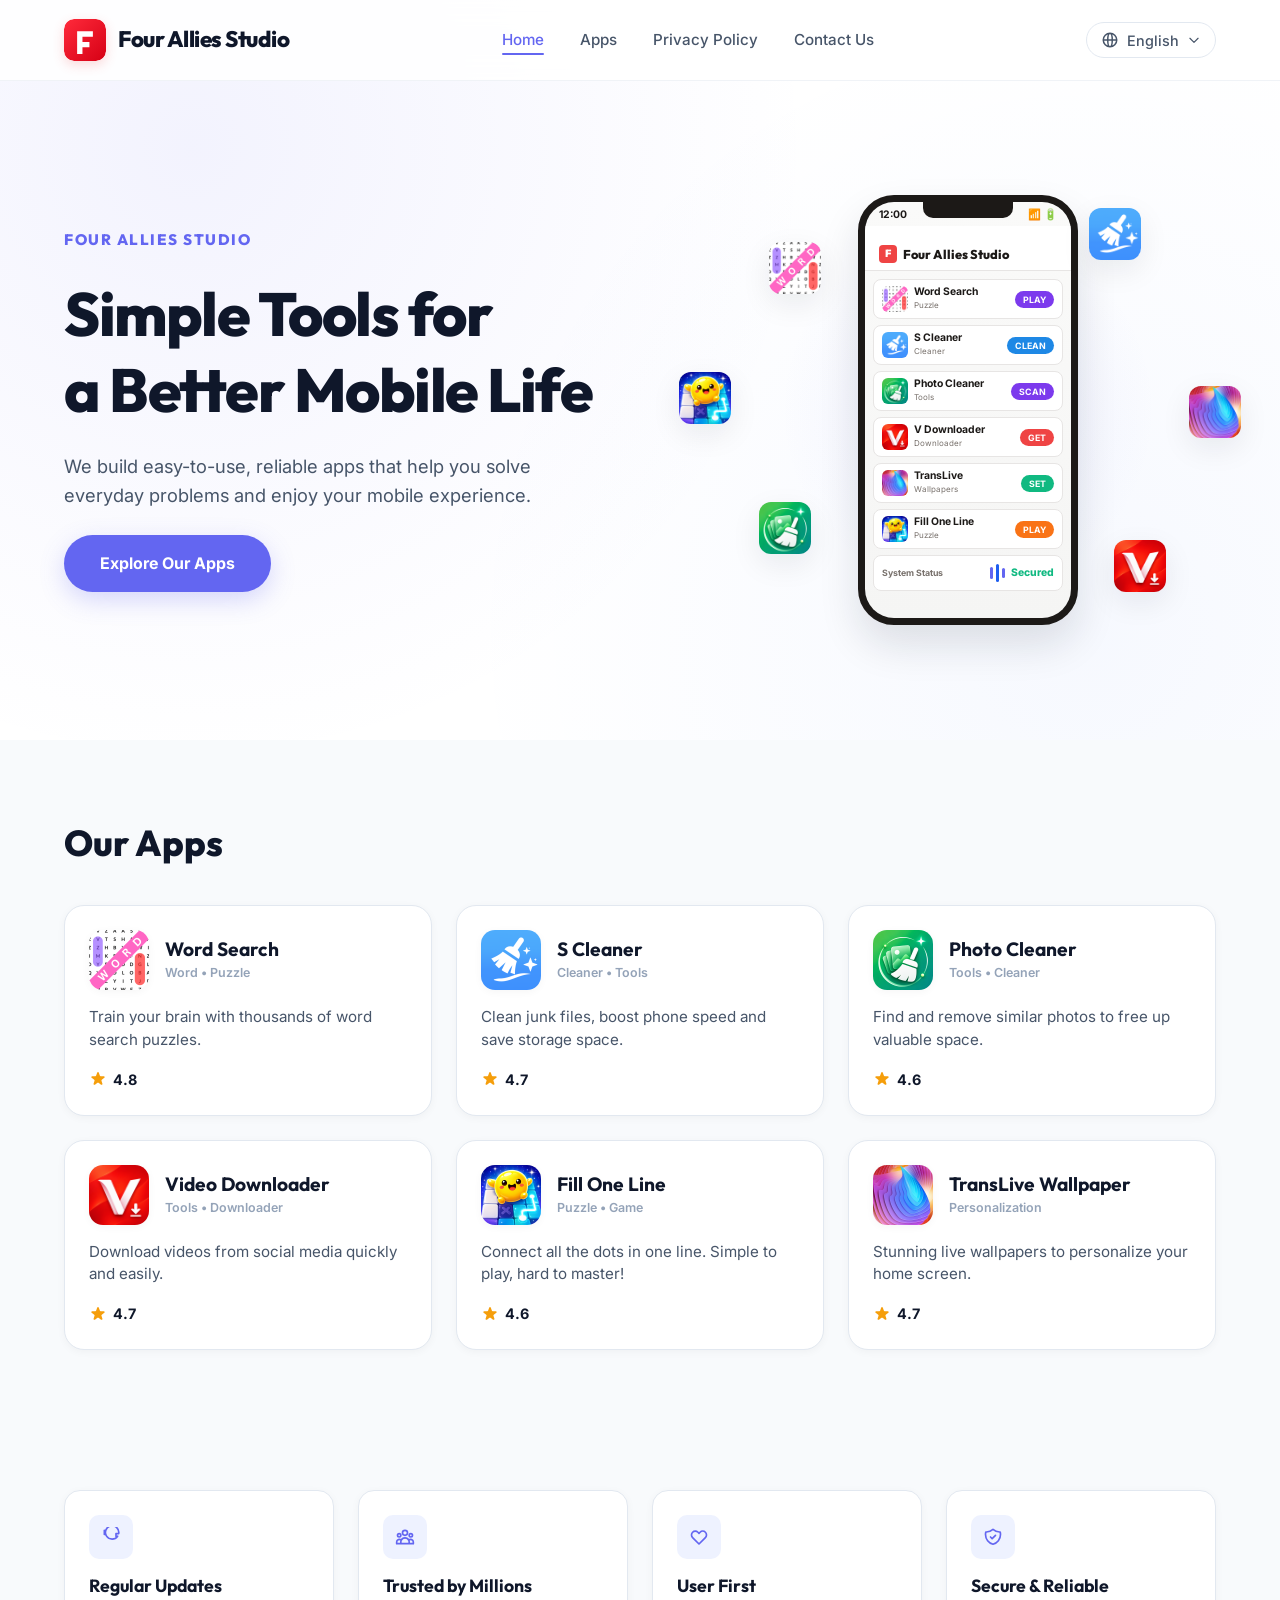
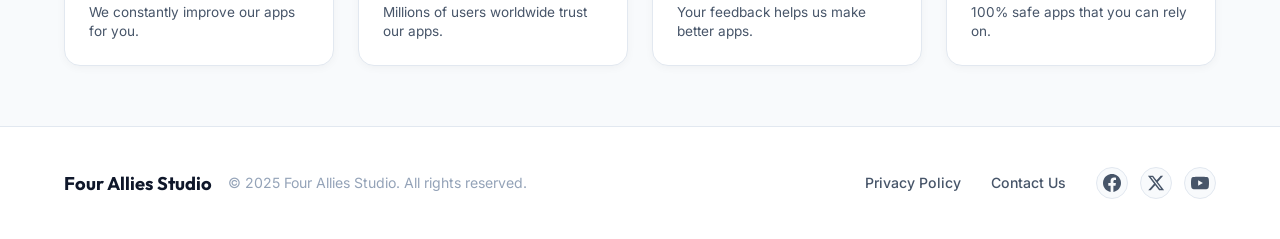
<file: index.html>
<!DOCTYPE html>
<html lang="en">
<head>
  <meta charset="UTF-8">
  <meta name="viewport" content="width=device-width, initial-scale=1.0">
  <meta name="description" content="Four Allies Studio - Simple Tools for a Better Mobile Life. We develop easy-to-use, reliable, and secure mobile apps for cleaning, puzzle gaming, and video downloading.">
  <meta name="keywords" content="Four Allies Studio, mobile apps, video downloader, s cleaner, word search, puzzle games, phone tools">
  <title>Four Allies Studio - Simple Tools for a Better Mobile Life</title>
  <link rel="icon" type="image/svg+xml" href="logo.svg">
  
  <!-- Google Fonts: Inter and Outfit -->
  <link rel="preconnect" href="https://fonts.googleapis.com">
  <link rel="preconnect" href="https://fonts.gstatic.com" crossorigin>
  <link href="https://fonts.googleapis.com/css2?family=Inter:wght@400;500;600;700&family=Outfit:wght@400;500;600;700;800&display=swap" rel="stylesheet">
  
  <!-- CSS Stylesheet -->
  <link rel="stylesheet" href="style.css">
</head>
<body>

  <!-- Header -->
  <header class="site-header">
    <div class="container header-container">
      <a href="#" class="logo-area">
        <img src="logo.svg" alt="Four Allies Studio Logo" class="app-logo">
        <span class="app-name">Four Allies Studio</span>
      </a>
      
      <nav class="main-nav">
        <ul>
          <li><a href="#home" class="active" data-i18n="nav_home">Home</a></li>
          <li><a href="#apps" data-i18n="nav_apps">Apps</a></li>
          <li><a href="privacy.html" data-i18n="nav_privacy">Privacy Policy</a></li>
          <li><a href="mailto:contact@fouralliesstudio.com" data-i18n="nav_contact">Contact Us</a></li>
        </ul>
      </nav>
      
      <div class="header-actions">
        <!-- Language Selector -->
        <div class="lang-selector">
          <button class="lang-btn" id="langBtn" aria-haspopup="true" aria-expanded="false">
            <svg class="globe-icon" fill="none" stroke="currentColor" viewBox="0 0 24 24" xmlns="http://www.w3.org/2000/svg">
              <path stroke-linecap="round" stroke-linejoin="round" stroke-width="2" d="M21 12a9 9 0 01-9 9m9-9a9 9 0 00-9-9m9 9H3m9 9a9 9 0 01-9-9m9 9c1.657 0 3-4.03 3-9s-1.343-9-3-9m0 18c-1.657 0-3-4.03-3-9s1.343-9 3-9m-9 9a9 9 0 019-9"></path>
            </svg>
            <span id="currentLangName">English</span>
            <svg class="chevron-icon" fill="none" stroke="currentColor" viewBox="0 0 24 24" xmlns="http://www.w3.org/2000/svg">
              <path stroke-linecap="round" stroke-linejoin="round" stroke-width="2" d="M19 9l-7 7-7-7"></path>
            </svg>
          </button>
          <div class="lang-dropdown" id="langDropdown" role="menu">
            <button role="menuitem" data-lang="en">English</button>
            <button role="menuitem" data-lang="zh">简体中文</button>
            <button role="menuitem" data-lang="ja">日本語</button>
            <button role="menuitem" data-lang="ko">한국어</button>
            <button role="menuitem" data-lang="fr">Français</button>
            <button role="menuitem" data-lang="de">Deutsch</button>
            <button role="menuitem" data-lang="id">Bahasa Indonesia</button>
            <button role="menuitem" data-lang="th">ไทย</button>
            <button role="menuitem" data-lang="vi">Tiếng Việt</button>
          </div>
        </div>
        
        <!-- Mobile Menu Toggle -->
        <button class="mobile-toggle" id="mobileToggle" aria-label="Toggle Menu">
          <span></span>
          <span></span>
          <span></span>
        </button>
      </div>
    </div>
  </header>

  <main>
    <!-- Hero Section -->
    <section id="home" class="hero-section">
      <div class="container hero-container">
        <!-- Hero Text -->
        <div class="hero-content">
          <span class="hero-badge" data-i18n="hero_studio">FOUR ALLIES STUDIO</span>
          <h1 class="hero-title" data-i18n="hero_title">
            Simple Tools for<br>a Better Mobile Life
          </h1>
          <p class="hero-desc" data-i18n="hero_desc">
            We build easy-to-use, reliable apps that help you solve everyday problems and enjoy your mobile experience.
          </p>
          <div class="hero-buttons">
            <a href="#apps" class="btn-primary" data-i18n="hero_cta">Explore Our Apps</a>
          </div>
        </div>
        
        <!-- Animated Mockup / Icon Illustration -->
        <div class="hero-illustration">
          <div class="ill-circle-bg"></div>
          <!-- Centered Phone Mockup -->
          <div class="ill-phone">
            <div class="ill-phone-frame">
              <div class="ill-phone-screen">
                <div class="notch"></div>
                <div class="status-bar">
                  <span>12:00</span>
                  <div class="status-icons">
                    <span>📶</span>
                    <span>🔋</span>
                  </div>
                </div>
                
                <div class="phone-header">
                  <div class="phone-logo">F</div>
                  <span class="phone-brand">Four Allies Studio</span>
                </div>
                
                <div class="phone-hub-list">
                  <a href="word-search/index.html" class="hub-item">
                    <div class="hub-item-left">
                      <img src="icon/word_puzzle.webp" class="hub-icon" alt="Word Search">
                      <div class="hub-meta">
                        <span class="hub-name">Word Search</span>
                        <span class="hub-tag">Puzzle</span>
                      </div>
                    </div>
                    <button class="hub-btn btn-purple">PLAY</button>
                  </a>
                  
                  <a href="s-cleaner/index.html" class="hub-item">
                    <div class="hub-item-left">
                      <img src="icon/s-cleaner.webp" class="hub-icon" alt="S Cleaner">
                      <div class="hub-meta">
                        <span class="hub-name">S Cleaner</span>
                        <span class="hub-tag">Cleaner</span>
                      </div>
                    </div>
                    <button class="hub-btn btn-blue">CLEAN</button>
                  </a>
                  
                  <a href="photo-cleaner/index.html" class="hub-item">
                    <div class="hub-item-left">
                      <img src="icon/photo-cleaner.webp" class="hub-icon" alt="Photo Cleaner">
                      <div class="hub-meta">
                        <span class="hub-name">Photo Cleaner</span>
                        <span class="hub-tag">Tools</span>
                      </div>
                    </div>
                    <button class="hub-btn btn-purple">SCAN</button>
                  </a>
                  
                  <a href="v-downloader/index.html" class="hub-item">
                    <div class="hub-item-left">
                      <img src="icon/v-downloader.png" class="hub-icon" alt="V Downloader">
                      <div class="hub-meta">
                        <span class="hub-name">V Downloader</span>
                        <span class="hub-tag">Downloader</span>
                      </div>
                    </div>
                    <button class="hub-btn btn-red">GET</button>
                  </a>
                        <a href="translive-wallpaper/index.html" class="hub-item">
                    <div class="hub-item-left">
                      <img src="icon/translive-wallpaper.webp" class="hub-icon" alt="TransLive">
                      <div class="hub-meta">
                        <span class="hub-name">TransLive</span>
                        <span class="hub-tag">Wallpapers</span>
                      </div>
                    </div>
                    <button class="hub-btn btn-green">SET</button>
                  </a>
                  
                  <a href="fill-one-line/index.html" class="hub-item">
                    <div class="hub-item-left">
                      <img src="icon/fill-one-line.webp" class="hub-icon" alt="Fill One Line">
                      <div class="hub-meta">
                        <span class="hub-name">Fill One Line</span>
                        <span class="hub-tag">Puzzle</span>
                      </div>
                    </div>
                    <button class="hub-btn btn-orange">PLAY</button>
                  </a>
                  
                  <div class="hub-widget">
                    <span class="widget-title">System Status</span>
                    <div style="display:flex; align-items:center; gap:6px;">
                      <div class="wave-lines">
                        <span></span><span></span><span></span>
                      </div>
                      <span class="widget-status">Secured</span>
                    </div>
                  </div>
                </div>
              </div>
            </div>
          </div>
          <!-- Floating App Icons -->
          <a href="word-search/index.html" class="float-icon float-1">
            <img src="icon/word_puzzle.webp" alt="Word Search" title="Word Search">
          </a>
          <a href="s-cleaner/index.html" class="float-icon float-2">
            <img src="icon/s-cleaner.webp" alt="S Cleaner" title="S Cleaner">
          </a>
          <a href="photo-cleaner/index.html" class="float-icon float-3">
            <img src="icon/photo-cleaner.webp" alt="Photo Cleaner" title="Photo Cleaner">
          </a>
          <a href="v-downloader/index.html" class="float-icon float-4">
            <img src="icon/v-downloader.png" alt="Video Downloader" title="Video Downloader">
          </a>
          <a href="translive-wallpaper/index.html" class="float-icon float-5">
            <img src="icon/translive-wallpaper.webp" alt="TransLive Wallpaper" title="TransLive Wallpaper">
          </a>
          <a href="fill-one-line/index.html" class="float-icon float-6">
            <img src="icon/fill-one-line.webp" alt="Fill One Line" title="Fill One Line">
          </a>
        </div>
      </div>
    </section>

    <!-- Our Apps Grid Section -->
    <section id="apps" class="apps-grid-section">
      <div class="container">
        <h2 class="apps-grid-title" data-i18n="apps_title">Our Apps</h2>
        
        <div class="apps-grid">
          <a href="word-search/index.html" class="app-card">
            <div class="app-card-header">
              <img src="icon/word_puzzle.webp" alt="Word Search Icon" class="app-card-icon-wrap">
              <div class="app-card-meta">
                <h3 data-i18n="app_word_title">Word Search</h3>
                <span class="app-card-category" data-i18n="app_word_tag">Word • Puzzle</span>
              </div>
            </div>
            <p class="app-card-desc" data-i18n="app_word_desc">Train your brain with thousands of word search puzzles.</p>
            <div class="app-card-rating">
              <svg class="star-icon" viewBox="0 0 20 20" fill="currentColor"><path d="M9.049 2.927c.3-.921 1.603-.921 1.902 0l1.07 3.292a1 1 0 00.95.69h3.462c.969 0 1.371 1.24.588 1.81l-2.8 2.034a1 1 0 00-.364 1.118l1.07 3.292c.3.921-.755 1.688-1.54 1.118l-2.8-2.034a1 1 0 00-1.175 0l-2.8 2.034c-.784.57-1.838-.197-1.539-1.118l1.07-3.292a1 1 0 00-.364-1.118L2.98 8.72c-.783-.57-.38-1.81.588-1.81h3.461a1 1 0 00.951-.69l1.07-3.292z"/></svg>
              <span class="rating-val">4.8</span>
            </div>
          </a>
          
          <!-- App 2: S Cleaner -->
          <a href="s-cleaner/index.html" class="app-card">
            <div class="app-card-header">
              <img src="icon/s-cleaner.webp" alt="S Cleaner Icon" class="app-card-icon-wrap">
              <div class="app-card-meta">
                <h3 data-i18n="app_clean_title">S Cleaner</h3>
                <span class="app-card-category" data-i18n="app_clean_tag">Cleaner • Tools</span>
              </div>
            </div>
            <p class="app-card-desc" data-i18n="app_clean_desc">Clean junk files, boost phone speed and save storage space.</p>
            <div class="app-card-rating">
              <svg class="star-icon" viewBox="0 0 20 20" fill="currentColor"><path d="M9.049 2.927c.3-.921 1.603-.921 1.902 0l1.07 3.292a1 1 0 00.95.69h3.462c.969 0 1.371 1.24.588 1.81l-2.8 2.034a1 1 0 00-.364 1.118l1.07 3.292c.3.921-.755 1.688-1.54 1.118l-2.8-2.034a1 1 0 00-1.175 0l-2.8 2.034c-.784.57-1.838-.197-1.539-1.118l1.07-3.292a1 1 0 00-.364-1.118L2.98 8.72c-.783-.57-.38-1.81.588-1.81h3.461a1 1 0 00.951-.69l1.07-3.292z"/></svg>
              <span class="rating-val">4.7</span>
            </div>
          </a>
          
          <!-- App 3: Photo Cleaner -->
          <a href="photo-cleaner/index.html" class="app-card">
            <div class="app-card-header">
              <img src="icon/photo-cleaner.webp" alt="Photo Cleaner Icon" class="app-card-icon-wrap">
              <div class="app-card-meta">
                <h3 data-i18n="app_photo_title">Photo Cleaner</h3>
                <span class="app-card-category" data-i18n="app_photo_tag">Tools • Cleaner</span>
              </div>
            </div>
            <p class="app-card-desc" data-i18n="app_photo_desc">Find and remove similar photos to free up valuable space.</p>
            <div class="app-card-rating">
              <svg class="star-icon" viewBox="0 0 20 20" fill="currentColor"><path d="M9.049 2.927c.3-.921 1.603-.921 1.902 0l1.07 3.292a1 1 0 00.95.69h3.462c.969 0 1.371 1.24.588 1.81l-2.8 2.034a1 1 0 00-.364 1.118l1.07 3.292c.3.921-.755 1.688-1.54 1.118l-2.8-2.034a1 1 0 00-1.175 0l-2.8 2.034c-.784.57-1.838-.197-1.539-1.118l1.07-3.292a1 1 0 00-.364-1.118L2.98 8.72c-.783-.57-.38-1.81.588-1.81h3.461a1 1 0 00.951-.69l1.07-3.292z"/></svg>
              <span class="rating-val">4.6</span>
            </div>
          </a>
          
          <!-- App 4: Video Downloader -->
          <a href="v-downloader/index.html" class="app-card">
            <div class="app-card-header">
              <img src="icon/v-downloader.png" alt="Video Downloader Icon" class="app-card-icon-wrap">
              <div class="app-card-meta">
                <h3 data-i18n="app_video_title">Video Downloader</h3>
                <span class="app-card-category" data-i18n="app_video_tag">Tools • Downloader</span>
              </div>
            </div>
            <p class="app-card-desc" data-i18n="app_video_desc">Download videos from social media quickly and easily.</p>
            <div class="app-card-rating">
              <svg class="star-icon" viewBox="0 0 20 20" fill="currentColor"><path d="M9.049 2.927c.3-.921 1.603-.921 1.902 0l1.07 3.292a1 1 0 00.95.69h3.462c.969 0 1.371 1.24.588 1.81l-2.8 2.034a1 1 0 00-.364 1.118l1.07 3.292c.3.921-.755 1.688-1.54 1.118l-2.8-2.034a1 1 0 00-1.175 0l-2.8 2.034c-.784.57-1.838-.197-1.539-1.118l1.07-3.292a1 1 0 00-.364-1.118L2.98 8.72c-.783-.57-.38-1.81.588-1.81h3.461a1 1 0 00.951-.69l1.07-3.292z"/></svg>
              <span class="rating-val">4.7</span>
            </div>
          </a>
          
          <!-- App 5: Fill One Line -->
          <a href="fill-one-line/index.html" class="app-card">
            <div class="app-card-header">
              <img src="icon/fill-one-line.webp" alt="Fill One Line Icon" class="app-card-icon-wrap">
              <div class="app-card-meta">
                <h3 data-i18n="app_fill_title">Fill One Line</h3>
                <span class="app-card-category" data-i18n="app_fill_tag">Puzzle • Game</span>
              </div>
            </div>
            <p class="app-card-desc" data-i18n="app_fill_desc">Connect all the dots in one line. Simple to play, hard to master!</p>
            <div class="app-card-rating">
              <svg class="star-icon" viewBox="0 0 20 20" fill="currentColor"><path d="M9.049 2.927c.3-.921 1.603-.921 1.902 0l1.07 3.292a1 1 0 00.95.69h3.462c.969 0 1.371 1.24.588 1.81l-2.8 2.034a1 1 0 00-.364 1.118l1.07 3.292c.3.921-.755 1.688-1.54 1.118l-2.8-2.034a1 1 0 00-1.175 0l-2.8 2.034c-.784.57-1.838-.197-1.539-1.118l1.07-3.292a1 1 0 00-.364-1.118L2.98 8.72c-.783-.57-.38-1.81.588-1.81h3.461a1 1 0 00.951-.69l1.07-3.292z"/></svg>
              <span class="rating-val">4.6</span>
            </div>
          </a>
          
          <!-- App 6: TransLive Wallpaper -->
          <a href="translive-wallpaper/index.html" class="app-card">
            <div class="app-card-header">
              <img src="icon/translive-wallpaper.webp" alt="TransLive Wallpaper Icon" class="app-card-icon-wrap">
              <div class="app-card-meta">
                <h3 data-i18n="app_wall_title">TransLive Wallpaper</h3>
                <span class="app-card-category" data-i18n="app_wall_tag">Personalization</span>
              </div>
            </div>
            <p class="app-card-desc" data-i18n="app_wall_desc">Stunning live wallpapers to personalize your home screen.</p>
            <div class="app-card-rating">
              <svg class="star-icon" viewBox="0 0 20 20" fill="currentColor"><path d="M9.049 2.927c.3-.921 1.603-.921 1.902 0l1.07 3.292a1 1 0 00.95.69h3.462c.969 0 1.371 1.24.588 1.81l-2.8 2.034a1 1 0 00-.364 1.118l1.07 3.292c.3.921-.755 1.688-1.54 1.118l-2.8-2.034a1 1 0 00-1.175 0l-2.8 2.034c-.784.57-1.838-.197-1.539-1.118l1.07-3.292a1 1 0 00-.364-1.118L2.98 8.72c-.783-.57-.38-1.81.588-1.81h3.461a1 1 0 00.951-.69l1.07-3.292z"/></svg>
              <span class="rating-val">4.7</span>
            </div>
          </a>
        </div>
      </div>
    </section>

    <!-- Featured App Section (V Downloader) -->
    <section class="featured-app-section">
      <div class="container featured-container-box">
        <!-- Main details -->
        <div class="featured-left">
          <span class="featured-badge" data-i18n="feat_badge">Featured App</span>
          <h2 class="featured-title" data-i18n="feat_title">V Downloader</h2>
          <span class="featured-tagline text-primary" data-i18n="feat_tagline">Fast. Easy. Powerful.</span>
          <p class="featured-desc" data-i18n="feat_desc">
            Download videos from popular websites and social media quickly and securely.
          </p>
          
          <a href="https://play.google.com/store/apps/details?id=com.fsvideo.downloader.faster.social.video.app" class="featured-store-btn" target="_blank" rel="noopener noreferrer">
            <img src="google-play-badge.svg" alt="Get V Downloader on Google Play">
          </a>
          
          <div class="featured-checklist">
            <div class="chk-item">
              <svg viewBox="0 0 20 20" fill="currentColor" class="chk-icon"><path fill-rule="evenodd" d="M10 18a8 8 0 100-16 8 8 0 000 16zm3.707-9.293a1 1 0 00-1.414-1.414L9 10.586 7.707 9.293a1 1 0 00-1.414 1.414l2 2a1 1 0 001.414 0l4-4z" clip-rule="evenodd"/></svg>
              <span data-i18n="feat_check_fast">Fast Download</span>
            </div>
            <div class="chk-item">
              <svg viewBox="0 0 20 20" fill="currentColor" class="chk-icon"><path fill-rule="evenodd" d="M10 18a8 8 0 100-16 8 8 0 000 16zm3.707-9.293a1 1 0 00-1.414-1.414L9 10.586 7.707 9.293a1 1 0 00-1.414 1.414l2 2a1 1 0 001.414 0l4-4z" clip-rule="evenodd"/></svg>
              <span data-i18n="feat_check_hd">HD Quality</span>
            </div>
            <div class="chk-item">
              <svg viewBox="0 0 20 20" fill="currentColor" class="chk-icon"><path fill-rule="evenodd" d="M10 18a8 8 0 100-16 8 8 0 000 16zm3.707-9.293a1 1 0 00-1.414-1.414L9 10.586 7.707 9.293a1 1 0 00-1.414 1.414l2 2a1 1 0 001.414 0l4-4z" clip-rule="evenodd"/></svg>
              <span data-i18n="feat_check_ads">No Ads</span>
            </div>
            <div class="chk-item">
              <svg viewBox="0 0 20 20" fill="currentColor" class="chk-icon"><path fill-rule="evenodd" d="M10 18a8 8 0 100-16 8 8 0 000 16zm3.707-9.293a1 1 0 00-1.414-1.414L9 10.586 7.707 9.293a1 1 0 00-1.414 1.414l2 2a1 1 0 001.414 0l4-4z" clip-rule="evenodd"/></svg>
              <span data-i18n="feat_check_secure">Secure</span>
            </div>
          </div>
        </div>
        
        <!-- Dual Phone Mockups (Reused from previous V Downloader page) -->
        <div class="featured-mockups">
          <div class="f-phone phone-1">
            <div class="phone-frame">
              <div class="phone-notch"></div>
              <div class="phone-screen">
                <div class="phone-header">
                  <div class="ph-title">V Downloader</div>
                </div>
                <!-- Mini search mock -->
                <div class="ph-search">
                  <span>Search or paste link</span>
                  <div class="ph-btn-paste">Paste</div>
                </div>
                <!-- Popular list -->
                <div class="ph-grid">
                  <span class="g-item yt"></span>
                  <span class="g-item fb"></span>
                  <span class="g-item ig"></span>
                  <span class="g-item tk"></span>
                  <span class="g-item tw"></span>
                  <span class="g-item vm"></span>
                </div>
                <!-- Tips -->
                <div class="ph-tips">
                  <div class="ph-tips-t">How to download?</div>
                  <div class="ph-tips-d">Learn to download in 3 steps</div>
                </div>
              </div>
            </div>
          </div>
          
          <div class="f-phone phone-2">
            <div class="phone-frame">
              <div class="phone-notch"></div>
              <div class="phone-screen">
                <div class="phone-header list-header">
                  <div class="ph-title">Downloads</div>
                </div>
                <div class="ph-tabs">
                  <span class="active">All</span>
                  <span>Finished</span>
                </div>
                <div class="ph-list">
                  <div class="ph-list-item">
                    <span class="ph-thumb item-1"></span>
                    <div class="ph-details">
                      <span class="ph-name">Beautiful Nature.mp4</span>
                      <span class="ph-status">Completed</span>
                    </div>
                  </div>
                  <div class="ph-list-item">
                    <span class="ph-thumb item-2"></span>
                    <div class="ph-details">
                      <span class="ph-name">City Lights.mp4</span>
                      <span class="ph-status">Completed</span>
                    </div>
                  </div>
                </div>
              </div>
            </div>
          </div>
        </div>
        
        <!-- Key Highlights (Right side) -->
        <div class="featured-right">
          <!-- Item 1 -->
          <div class="high-item">
            <div class="high-icon-wrap">
              <svg fill="none" stroke="currentColor" stroke-width="2.5" viewBox="0 0 24 24"><path stroke-linecap="round" stroke-linejoin="round" d="M9.75 17L9 20l-1 1h8l-1-1-.75-3M3 13h18M5 17h14a2 2 0 002-2V5a2 2 0 00-2-2H5a2 2 0 00-2 2v10a2 2 0 002 2z"/></svg>
            </div>
            <div class="high-text">
              <h4 data-i18n="high_platforms_title">Multiple Platforms</h4>
              <p data-i18n="high_platforms_desc">Support popular websites and social media.</p>
            </div>
          </div>
          <!-- Item 2 -->
          <div class="high-item">
            <div class="high-icon-wrap">
              <svg fill="none" stroke="currentColor" stroke-width="2.5" viewBox="0 0 24 24"><path stroke-linecap="round" stroke-linejoin="round" d="M13.828 10.172a4 4 0 00-5.656 0l-4 4a4 4 0 105.656 5.656l1.102-1.101m-.758-4.899a4 4 0 005.656 0l4-4a4 4 0 00-5.656-5.656l-1.1 1.1"/></svg>
            </div>
            <div class="high-text">
              <h4 data-i18n="high_easy_title">Easy to Use</h4>
              <p data-i18n="high_easy_desc">Just copy, paste and download.</p>
            </div>
          </div>
          <!-- Item 3 -->
          <div class="high-item">
            <div class="high-icon-wrap">
              <span class="hd-badge-sm">HD</span>
            </div>
            <div class="high-text">
              <h4 data-i18n="high_hq_title">High Quality</h4>
              <p data-i18n="high_hq_desc">Support HD videos up to 4K.</p>
            </div>
          </div>
          <!-- Item 4 -->
          <div class="high-item">
            <div class="high-icon-wrap">
              <svg fill="none" stroke="currentColor" stroke-width="2.5" viewBox="0 0 24 24"><path stroke-linecap="round" stroke-linejoin="round" d="M9 12l2 2 4-4m5.618-4.016A11.955 11.955 0 0112 2.944a11.955 11.955 0 01-8.618 3.04A12.02 12.02 0 003 9c0 5.591 3.824 10.29 9 11.622 5.176-1.332 9-6.03 9-11.622 0-1.042-.133-2.052-.382-3.016z"/></svg>
            </div>
            <div class="high-text">
              <h4 data-i18n="high_safe_title">Safe & Secure</h4>
              <p data-i18n="high_safe_desc">We respect your privacy and data.</p>
            </div>
          </div>
        </div>
      </div>
    </section>

    <!-- Trust Indicator Bar -->
    <section class="trust-bar-section">
      <div class="container trust-container">
        <!-- Trust 1 -->
        <div class="trust-card">
          <div class="trust-icon-wrap">
            <svg fill="none" stroke="currentColor" viewBox="0 0 24 24"><path stroke-linecap="round" stroke-linejoin="round" stroke-width="2" d="M4 4v5h.582m15.356 2A8.001 8.001 0 1121.21 7.89H18v3.375"/></svg>
          </div>
          <h3 data-i18n="trust_updates_title">Regular Updates</h3>
          <p data-i18n="trust_updates_desc">We constantly improve our apps for you.</p>
        </div>
        <!-- Trust 2 -->
        <div class="trust-card">
          <div class="trust-icon-wrap">
            <svg fill="none" stroke="currentColor" viewBox="0 0 24 24"><path stroke-linecap="round" stroke-linejoin="round" stroke-width="2" d="M17 20h5v-2a3 3 0 00-5.356-1.857M17 20H7m10 0v-2c0-.656-.126-1.283-.356-1.857M7 20H2v-2a3 3 0 015.356-1.857M7 20v-2c0-.656.126-1.283.356-1.857m0 0a5.002 5.002 0 019.288 0M15 7a3 3 0 11-6 0 3 3 0 016 0zm6 3a2 2 0 11-4 0 2 2 0 014 0zM7 10a2 2 0 11-4 0 2 2 0 014 0z"/></svg>
          </div>
          <h3 data-i18n="trust_trusted_title">Trusted by Millions</h3>
          <p data-i18n="trust_trusted_desc">Millions of users worldwide trust our apps.</p>
        </div>
        <!-- Trust 3 -->
        <div class="trust-card">
          <div class="trust-icon-wrap">
            <svg fill="none" stroke="currentColor" viewBox="0 0 24 24"><path stroke-linecap="round" stroke-linejoin="round" stroke-width="2" d="M4.318 6.318a4.5 4.5 0 000 6.364L12 20.364l7.682-7.682a4.5 4.5 0 00-6.364-6.364L12 7.636l-1.318-1.318a4.5 4.5 0 00-6.364 0z"/></svg>
          </div>
          <h3 data-i18n="trust_user_title">User First</h3>
          <p data-i18n="trust_user_desc">Your feedback helps us make better apps.</p>
        </div>
        <!-- Trust 4 -->
        <div class="trust-card">
          <div class="trust-icon-wrap">
            <svg fill="none" stroke="currentColor" viewBox="0 0 24 24"><path stroke-linecap="round" stroke-linejoin="round" stroke-width="2" d="M9 12l2 2 4-4m5.618-4.016A11.955 11.955 0 0112 2.944a11.955 11.955 0 01-8.618 3.04A12.02 12.02 0 003 9c0 5.591 3.824 10.29 9 11.622 5.176-1.332 9-6.03 9-11.622 0-1.042-.133-2.052-.382-3.016z"/></svg>
          </div>
          <h3 data-i18n="trust_secure_title">Secure & Reliable</h3>
          <p data-i18n="trust_secure_desc">100% safe apps that you can rely on.</p>
        </div>
      </div>
    </section>
  </main>

  <!-- Footer -->
  <footer class="site-footer">
    <div class="container footer-container">
      <div class="footer-left">
        <span class="footer-brand font-bold">Four Allies Studio</span>
        <span class="footer-copy" data-i18n="footer_copy">© 2025 Four Allies Studio. All rights reserved.</span>
      </div>
      <div class="footer-right">
        <a href="privacy.html" class="footer-link" data-i18n="nav_privacy">Privacy Policy</a>
        <a href="mailto:zhux27166@gmail.com" class="footer-link" data-i18n="nav_contact">Contact Us</a>
        <div class="footer-socials">
          <a href="#" class="social-icon-btn"><svg viewBox="0 0 24 24" fill="currentColor" width="18" height="18"><path d="M24 12.073c0-6.627-5.373-12-12-12s-12 5.373-12 12c0 5.99 4.388 10.954 10.125 11.854v-8.385H7.078v-3.47h3.047V9.43c0-3.007 1.792-4.669 4.533-4.669 1.312 0 2.686.235 2.686.235v2.953H15.83c-1.491 0-1.956.925-1.956 1.874v2.25h3.328l-.532 3.47h-2.796v8.385C19.612 23.027 24 18.062 24 12.073z"/></svg></a>
          <a href="#" class="social-icon-btn"><svg viewBox="0 0 24 24" fill="currentColor" width="18" height="18"><path d="M18.244 2.25h3.308l-7.227 8.26 8.502 11.24H16.17l-5.214-6.817L4.99 21.75H1.68l7.73-8.835L1.254 2.25H8.08l4.713 6.231zm-1.161 17.52h1.833L7.084 4.126H5.117z"/></svg></a>
          <a href="#" class="social-icon-btn"><svg viewBox="0 0 24 24" fill="currentColor" width="18" height="18"><path d="M23.498 6.163a3.003 3.003 0 0 0-2.11-2.107C19.52 3.545 12 3.545 12 3.545s-7.52 0-9.388.511a3.002 3.002 0 0 0-2.11 2.107C0 8.033 0 12 0 12s0 3.967.502 5.837a3.003 3.003 0 0 0 2.11 2.107c1.868.511 9.388.511 9.388.511s7.52 0 9.388-.511a3.002 3.002 0 0 0 2.11-2.107c.502-1.87.502-5.837.502-5.837s0-3.967-.502-5.837zM9.545 15.568V8.432L15.818 12l-6.273 3.568z"/></svg></a>
        </div>
      </div>
    </div>
  </footer>

  <!-- Translation & Core Logic Scripts -->
  <script src="i18n.js"></script>
  <script src="script.js" defer></script>
</body>
</html>
</file>
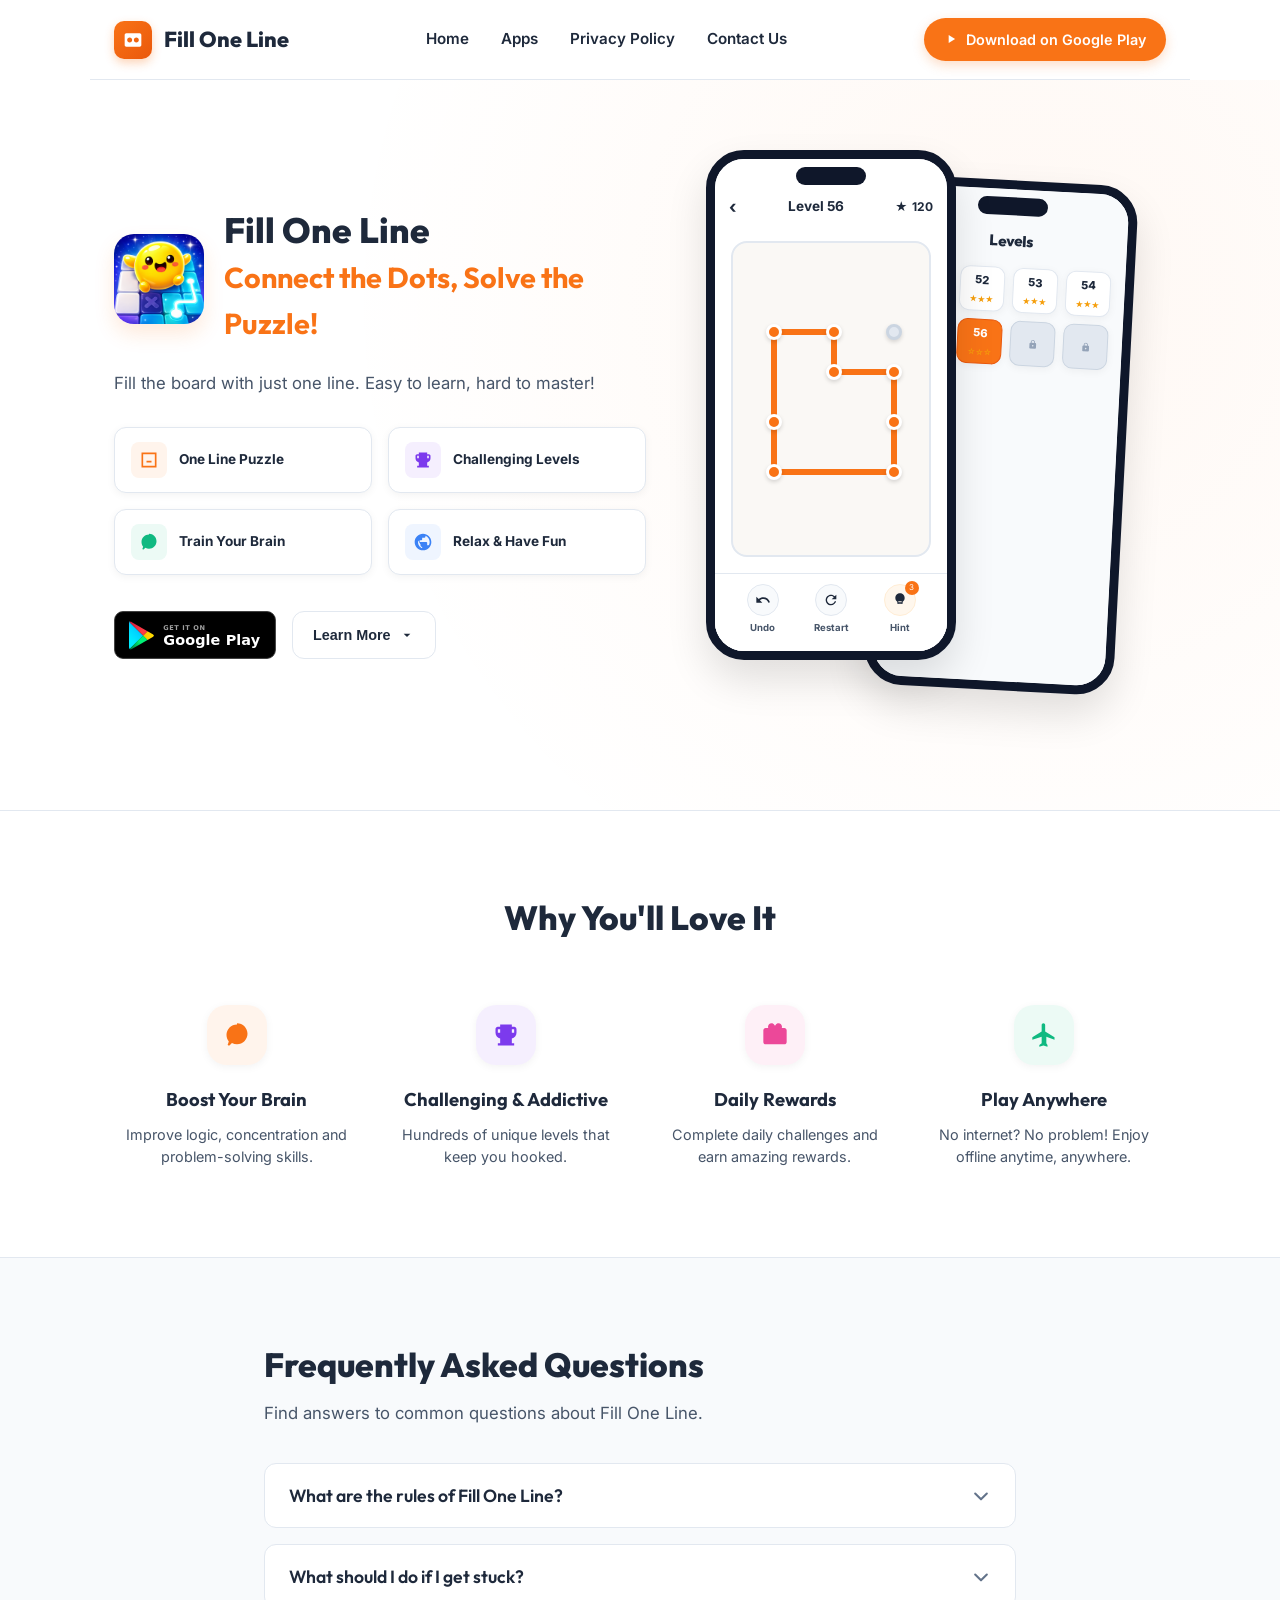
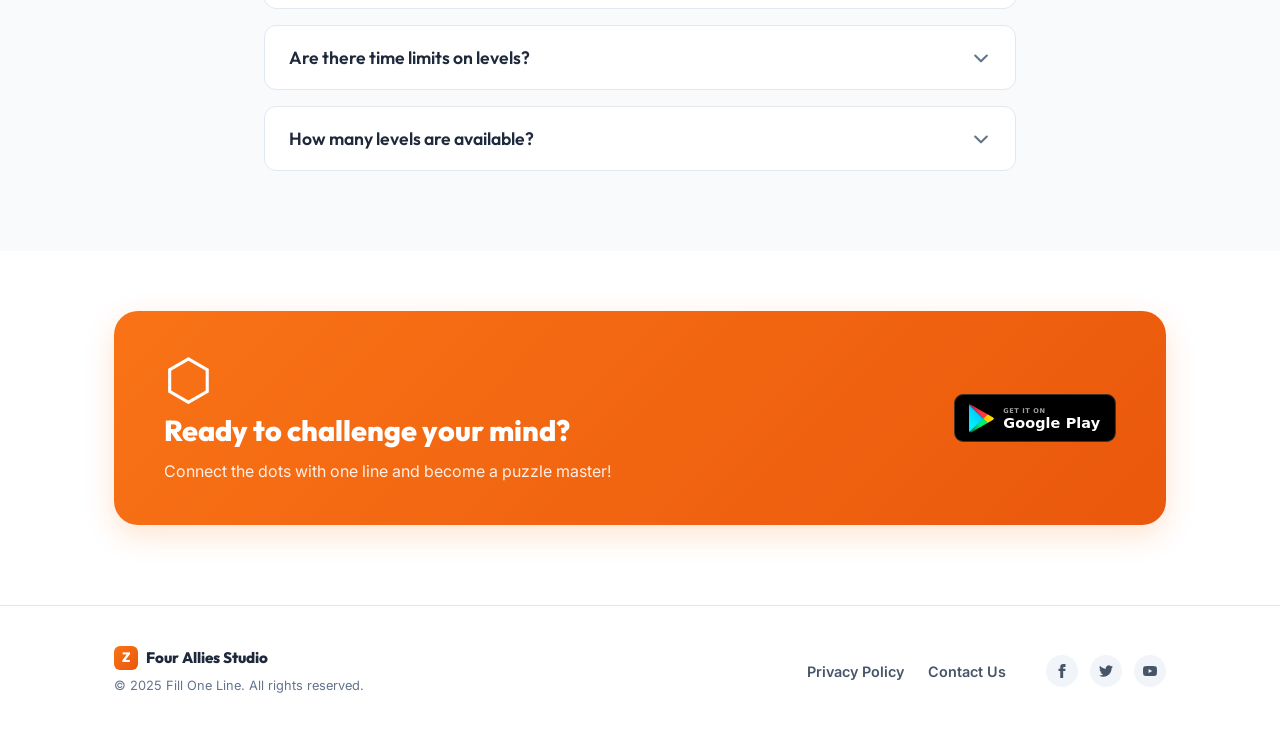
<file: fill-one-line/index.html>
<!DOCTYPE html>
<html lang="en">
<head>
  <meta charset="UTF-8">
  <meta name="viewport" content="width=device-width, initial-scale=1.0">
  <meta name="description" content="Fill One Line - Connect the Dots, Solve the Puzzle! Fill the board with just one line. Easy to learn, hard to master.">
  <title>Fill One Line - One Line Puzzle Game by Four Allies Studio</title>
  <link rel="icon" type="image/webp" href="logo.webp">
  <link href="https://fonts.googleapis.com/css2?family=Inter:wght@400;500;600;700&family=Outfit:wght@500;600;700;800&display=swap" rel="stylesheet">
  <style>
    :root {
      --primary: #F97316;
      --primary-light: #FFEDD5;
      --primary-hover: #EA580C;
      --text-dark: #1E293B;
      --text-medium: #475569;
      --text-light: #64748B;
      --bg-light: #F8FAFC;
      --bg-white: #FFFFFF;
      --border-color: #E2E8F0;
      --shadow-sm: 0 2px 8px rgba(0, 0, 0, 0.05);
      --shadow-md: 0 10px 25px rgba(249, 115, 22, 0.08);
      --shadow-lg: 0 20px 40px rgba(0, 0, 0, 0.12);
    }
    * { box-sizing: border-box; margin: 0; padding: 0; }
    a, button {
      -webkit-tap-highlight-color: transparent;
      touch-action: manipulation;
    }
    body {
      font-family: 'Inter', sans-serif;
      color: var(--text-medium);
      background-color: var(--bg-white);
      line-height: 1.6;
    }
    .container {
      width: 100%;
      max-width: 1100px;
      margin: 0 auto;
      padding: 0 24px;
    }
    header {
      height: 80px;
      display: flex;
      align-items: center;
      justify-content: space-between;
      border-bottom: 1px solid var(--border-color);
      background-color: var(--bg-white);
    }
    .logo-area {
      display: flex;
      align-items: center;
      gap: 12px;
      text-decoration: none;
    }
    .logo-icon {
      width: 38px;
      height: 38px;
      background: linear-gradient(135deg, #F97316 0%, #EA580C 100%);
      border-radius: 10px;
      display: flex;
      align-items: center;
      justify-content: center;
      box-shadow: 0 4px 10px rgba(249, 115, 22, 0.3);
    }
    .logo-title {
      font-family: 'Outfit', sans-serif;
      font-weight: 800;
      font-size: 1.35rem;
      color: var(--text-dark);
    }
    nav {
      display: flex;
      align-items: center;
      gap: 32px;
    }
    nav a {
      color: var(--text-dark);
      text-decoration: none;
      font-weight: 600;
      font-size: 0.95rem;
      transition: color 0.2s ease;
    }
    nav a:hover {
      color: var(--primary);
    }
    .header-btn {
      background-color: var(--primary);
      color: white;
      text-decoration: none;
      padding: 10px 20px;
      border-radius: 30px;
      font-weight: 600;
      font-size: 0.9rem;
      display: flex;
      align-items: center;
      gap: 8px;
      transition: background-color 0.2s ease;
      box-shadow: 0 4px 12px rgba(249, 115, 22, 0.25);
    }
    .header-btn:hover {
      background-color: var(--primary-hover);
    }
    .play-mini-icon {
      width: 14px;
      height: 14px;
      fill: currentColor;
    }
    .hero {
      padding: 70px 0 90px 0;
      background: radial-gradient(circle at 80% 30%, rgba(249, 115, 22, 0.05) 0%, rgba(255, 255, 255, 0) 60%);
      overflow: hidden;
    }
    .hero-container {
      display: flex;
      align-items: center;
      justify-content: space-between;
      gap: 40px;
    }
    .hero-content {
      flex: 1;
      max-width: 540px;
    }
    .app-branding {
      display: flex;
      align-items: center;
      gap: 20px;
      margin-bottom: 24px;
    }
    .app-main-logo {
      width: 90px;
      height: 90px;
      border-radius: 20px;
      box-shadow: 0 10px 20px rgba(249, 115, 22, 0.15);
    }
    .app-branding-text h1 {
      font-family: 'Outfit', sans-serif;
      font-size: 2.2rem;
      font-weight: 800;
      color: var(--text-dark);
      line-height: 1.1;
    }
    .app-branding-text h2 {
      font-family: 'Outfit', sans-serif;
      font-size: 1.8rem;
      font-weight: 700;
      color: var(--primary);
      margin-top: 4px;
    }
    .hero-desc {
      font-size: 1.05rem;
      color: var(--text-medium);
      margin-bottom: 30px;
      line-height: 1.6;
    }
    .features-badge-grid {
      display: grid;
      grid-template-columns: 1fr 1fr;
      gap: 16px;
      margin-bottom: 36px;
    }
    .badge-card {
      background-color: var(--bg-white);
      border: 1px solid var(--border-color);
      border-radius: 12px;
      padding: 14px 16px;
      display: flex;
      align-items: center;
      gap: 12px;
      box-shadow: var(--shadow-sm);
    }
    .badge-icon-box {
      width: 36px;
      height: 36px;
      border-radius: 8px;
      display: flex;
      align-items: center;
      justify-content: center;
      flex-shrink: 0;
    }
    .badge-text {
      font-size: 0.85rem;
      font-weight: 700;
      color: var(--text-dark);
    }
    .bg-orange { background-color: rgba(249, 115, 22, 0.08); color: var(--primary); }
    .bg-purple { background-color: rgba(124, 58, 237, 0.08); color: #7C3AED; }
    .bg-green { background-color: rgba(16, 185, 129, 0.08); color: #10B981; }
    .bg-blue { background-color: rgba(59, 130, 246, 0.08); color: #3B82F6; }

    .hero-ctas {
      display: flex;
      align-items: center;
      gap: 16px;
    }
    .play-badge-link img {
      height: 48px;
      transition: transform 0.2s ease;
      display: block;
    }
    .play-badge-link:hover img {
      transform: translateY(-2px);
    }
    .learn-more-btn {
      background-color: var(--bg-white);
      border: 1.5px solid var(--border-color);
      color: var(--text-dark);
      padding: 0 20px;
      height: 48px;
      border-radius: 12px;
      font-weight: 700;
      font-size: 0.9rem;
      display: flex;
      align-items: center;
      gap: 8px;
      cursor: pointer;
      transition: all 0.2s ease;
    }
    .learn-more-btn:hover {
      border-color: var(--text-light);
      background-color: var(--bg-light);
    }
    .chevron-icon {
      width: 16px;
      height: 16px;
      fill: currentColor;
    }

    /* Dual Phone Mockups Container */
    .mockups-area {
      flex: 1;
      display: flex;
      justify-content: center;
      position: relative;
      height: 570px;
      max-width: 480px;
    }
    .iphone-device {
      position: absolute;
      width: 250px;
      height: 510px;
      border: 9px solid #0F172A;
      border-radius: 38px;
      background-color: var(--bg-white);
      box-shadow: var(--shadow-lg);
      overflow: hidden;
    }
    .iphone-device::before {
      content: '';
      position: absolute;
      top: 8px;
      left: 50%;
      transform: translateX(-50%);
      width: 70px;
      height: 18px;
      background-color: #0F172A;
      border-radius: 10px;
      z-index: 10;
    }
    .phone-foreground {
      left: 20px;
      top: 0px;
      z-index: 5;
    }
    .game-screen {
      height: 100%;
      display: flex;
      flex-direction: column;
      background-color: var(--bg-white);
      padding-top: 30px;
    }
    .game-status-bar {
      display: flex;
      align-items: center;
      justify-content: space-between;
      padding: 4px 14px;
      font-size: 0.75rem;
      font-weight: 700;
      color: var(--text-dark);
    }
    .back-arrow { font-size: 1.1rem; cursor: pointer; }
    
    /* Puzzle grid vector rendering */
    .puzzle-grid-box {
      flex: 1;
      position: relative;
      margin: 16px;
      border-radius: 16px;
      border: 2px solid var(--border-color);
      background-color: #FAF8F5;
      display: flex;
      align-items: center;
      justify-content: center;
    }
    .dots-canvas-replica {
      position: relative;
      width: 160px;
      height: 180px;
    }
    .puzzle-line {
      position: absolute;
      background-color: var(--primary);
      border-radius: 3px;
    }
    .line-v1 { left: 20px; top: 20px; width: 6px; height: 140px; }
    .line-h1 { left: 20px; top: 160px; width: 120px; height: 6px; }
    .line-v2 { left: 140px; top: 60px; width: 6px; height: 106px; }
    .line-h2 { left: 80px; top: 60px; width: 66px; height: 6px; }
    .line-v3 { left: 80px; top: 20px; width: 6px; height: 46px; }
    .line-h3 { left: 20px; top: 20px; width: 66px; height: 6px; }
    
    .puzzle-dot {
      position: absolute;
      width: 16px;
      height: 16px;
      border-radius: 50%;
      background-color: var(--primary);
      border: 3px solid white;
      box-shadow: 0 2px 4px rgba(0,0,0,0.15);
      z-index: 5;
      transform: translate(-5px, -5px);
    }
    .dot-1 { left: 20px; top: 20px; }
    .dot-2 { left: 80px; top: 20px; }
    .dot-3 { left: 140px; top: 20px; background-color: #E2E8F0; border-color: #CBD5E1; }
    .dot-4 { left: 80px; top: 60px; }
    .dot-5 { left: 140px; top: 60px; }
    .dot-6 { left: 20px; top: 110px; }
    .dot-7 { left: 140px; top: 110px; }
    .dot-8 { left: 20px; top: 160px; }
    .dot-9 { left: 140px; top: 160px; }
    
    .controls-row {
      display: flex;
      justify-content: space-around;
      padding: 10px 14px 16px 14px;
      background-color: var(--bg-white);
      border-top: 1px solid var(--border-color);
    }
    .ctrl-item {
      display: flex;
      flex-direction: column;
      align-items: center;
      gap: 4px;
    }
    .ctrl-circle {
      width: 32px;
      height: 32px;
      border-radius: 50%;
      background-color: var(--bg-light);
      border: 1px solid var(--border-color);
      display: flex;
      align-items: center;
      justify-content: center;
      cursor: pointer;
    }
    .ctrl-circle svg {
      width: 16px;
      height: 16px;
      fill: var(--text-dark);
    }
    .ctrl-lbl { font-size: 0.6rem; font-weight: 700; color: var(--text-medium); }

    /* Phone 2 (Levels selector board) */
    .phone-background {
      left: 190px;
      top: 30px;
      z-index: 2;
      transform: rotate(3deg);
    }
    .levels-screen {
      height: 100%;
      background-color: var(--bg-light);
      display: flex;
      flex-direction: column;
      padding: 40px 14px 20px 14px;
    }
    .levels-header {
      font-family: 'Outfit', sans-serif;
      font-size: 0.95rem;
      font-weight: 800;
      color: var(--text-dark);
      margin-bottom: 14px;
      text-align: center;
    }
    .levels-grid {
      display: grid;
      grid-template-columns: repeat(4, 1fr);
      gap: 8px;
    }
    .level-cell {
      background-color: var(--bg-white);
      border: 1px solid var(--border-color);
      border-radius: 10px;
      aspect-ratio: 1/1;
      display: flex;
      flex-direction: column;
      align-items: center;
      justify-content: center;
      gap: 3px;
      box-shadow: var(--shadow-sm);
    }
    .level-num { font-size: 0.7rem; font-weight: 800; color: var(--text-dark); }
    .level-stars { font-size: 0.5rem; color: #F59E0B; }
    .level-cell-active {
      background-color: var(--primary);
      border-color: var(--primary-hover);
      color: white;
    }
    .level-cell-active .level-num { color: white; }
    .level-cell-locked {
      background-color: #E2E8F0;
      border-color: #CBD5E1;
      color: #94A3B8;
    }
    .level-cell-locked svg { width: 10px; height: 10px; fill: #94A3B8; }

    .love-it {
      padding: 80px 0;
      border-top: 1px solid var(--border-color);
    }
    .section-title {
      font-family: 'Outfit', sans-serif;
      font-size: 2.1rem;
      font-weight: 800;
      color: var(--text-dark);
      text-align: center;
      margin-bottom: 50px;
    }
    .grid-4-cols {
      display: grid;
      grid-template-columns: repeat(4, 1fr);
      gap: 24px;
    }
    .love-card {
      text-align: center;
      padding: 10px;
    }
    .love-icon-box {
      width: 60px;
      height: 60px;
      border-radius: 20px;
      display: flex;
      align-items: center;
      justify-content: center;
      margin: 0 auto 20px auto;
      box-shadow: var(--shadow-sm);
    }
    .love-icon-box svg {
      width: 28px;
      height: 28px;
    }
    .icon-brain { color: #F97316; background-color: rgba(249, 115, 22, 0.08); }
    .icon-trophy { color: #7C3AED; background-color: rgba(124, 58, 237, 0.08); }
    .icon-gift { color: #EC4899; background-color: rgba(236, 72, 153, 0.08); }
    .icon-plane { color: #10B981; background-color: rgba(16, 185, 129, 0.08); }

    .love-card h3 {
      font-family: 'Outfit', sans-serif;
      font-size: 1.15rem;
      font-weight: 700;
      color: var(--text-dark);
      margin-bottom: 10px;
    }
    .love-card p {
      font-size: 0.9rem;
      color: var(--text-medium);
      line-height: 1.5;
    }

    .themes-sec {
      padding: 80px 0;
      background-color: var(--bg-light);
      border-top: 1px solid var(--border-color);
    }
    .themes-header {
      margin-bottom: 36px;
      max-width: 500px;
    }
    .themes-header h2 {
      font-family: 'Outfit', sans-serif;
      font-size: 2.1rem;
      font-weight: 800;
      color: var(--text-dark);
      margin-bottom: 8px;
    }
    .themes-header p {
      color: var(--text-medium);
      font-size: 1.05rem;
    }
    .themes-row {
      display: grid;
      grid-template-columns: repeat(5, 1fr);
      gap: 16px;
    }
    .theme-card {
      aspect-ratio: 1 / 1;
      border-radius: 16px;
      overflow: hidden;
      box-shadow: var(--shadow-sm);
      transition: transform 0.2s ease;
      cursor: pointer;
    }
    .theme-card:hover {
      transform: translateY(-4px);
    }
    .theme-img {
      width: 100%;
      height: 100%;
      object-fit: cover;
      display: block;
    }
    .more-themes-card {
      background-color: var(--primary);
      color: white;
      display: flex;
      flex-direction: column;
      align-items: center;
      justify-content: center;
      text-align: center;
      padding: 10px;
      text-decoration: none;
    }
    .more-themes-card:hover {
      background-color: var(--primary-hover);
    }
    .more-themes-title {
      font-family: 'Outfit', sans-serif;
      font-weight: 700;
      font-size: 1.05rem;
      margin-bottom: 4px;
    }
    .more-themes-dots {
      font-size: 1.2rem;
      letter-spacing: 2px;
    }

    .cta-banner-sec {
      padding: 60px 0 80px 0;
    }
    .cta-banner {
      background: linear-gradient(135deg, var(--primary) 0%, var(--primary-hover) 100%);
      border-radius: 24px;
      padding: 40px 50px;
      display: flex;
      align-items: center;
      justify-content: space-between;
      box-shadow: 0 10px 30px rgba(249, 115, 22, 0.2);
      color: white;
    }
    .cta-node-box {
      font-size: 3.5rem;
      line-height: 1;
    }
    .cta-banner-text h2 {
      font-family: 'Outfit', sans-serif;
      font-size: 1.8rem;
      font-weight: 800;
      margin-bottom: 6px;
    }
    .cta-banner-text p {
      font-size: 1rem;
      opacity: 0.9;
    }
    .cta-banner-btn img {
      height: 48px;
      display: block;
      transition: transform 0.2s ease;
    }
    .cta-banner-btn:hover img {
      transform: translateY(-2px);
    }

    footer {
      padding: 40px 0;
      border-top: 1px solid var(--border-color);
      background-color: var(--bg-white);
      font-size: 0.9rem;
    }
    .footer-container {
      display: flex;
      align-items: center;
      justify-content: space-between;
    }
    .footer-left {
      display: flex;
      flex-direction: column;
      gap: 6px;
    }
    .footer-logo {
      display: flex;
      align-items: center;
      gap: 8px;
      text-decoration: none;
    }
    .footer-logo-icon {
      width: 24px;
      height: 24px;
      background: linear-gradient(135deg, #F97316 0%, #EA580C 100%);
      border-radius: 6px;
      display: flex;
      align-items: center;
      justify-content: center;
      color: white;
      font-family: 'Outfit', sans-serif;
      font-weight: 800;
      font-size: 0.85rem;
    }
    .footer-logo-title {
      font-family: 'Outfit', sans-serif;
      font-weight: 800;
      font-size: 0.95rem;
      color: var(--text-dark);
    }
    .footer-copyright {
      color: var(--text-light);
      font-size: 0.8rem;
    }
    .footer-right {
      display: flex;
      align-items: center;
      gap: 40px;
    }
    .footer-links {
      display: flex;
      gap: 24px;
    }
    .footer-links a {
      color: var(--text-medium);
      text-decoration: none;
      font-weight: 600;
    }
    .footer-links a:hover {
      color: var(--primary);
    }
    .footer-socials {
      display: flex;
      gap: 12px;
    }
    .social-circle {
      width: 32px;
      height: 32px;
      border-radius: 50%;
      background-color: #F1F5F9;
      display: flex;
      align-items: center;
      justify-content: center;
      color: var(--text-medium);
      text-decoration: none;
      transition: all 0.2s ease;
    }
    .social-circle:hover {
      background-color: var(--primary-light);
      color: var(--primary);
    }
    .social-circle svg {
      width: 14px;
      height: 14px;
      fill: currentColor;
    }

    @media (max-width: 992px) {
      .hero { padding: 48px 0; }
      .love-it, .themes-sec { padding: 40px 0; }
      .hero-container { flex-direction: column; text-align: center; padding-bottom: 40px; }
      .hero-content { max-width: 100%; display: flex; flex-direction: column; align-items: center; }
      .features-badge-grid { max-width: 500px; width: 100%; }
      .mockups-area { display: block; width: 440px; height: 510px; margin: 20px auto 0 auto; transform-origin: top center; flex: none; }
      .grid-4-cols { grid-template-columns: repeat(2, 1fr); gap: 30px; }
      .themes-row { grid-template-columns: repeat(3, 1fr); }
      .cta-banner { flex-direction: column; gap: 24px; text-align: center; padding: 30px 24px; }
      .cta-banner-left { flex-direction: column; gap: 16px; }
    }
    @media (max-width: 768px) {
      header { flex-direction: row; height: 70px; padding: 0 24px; justify-content: space-between; align-items: center; }
      nav { display: none; }
      .header-btn { padding: 8px 16px; font-size: 0.8rem; }
      .footer-container { flex-direction: column; gap: 24px; text-align: center; }
      .footer-right { flex-direction: column; gap: 16px; }
    }
    @media (max-width: 576px) {
      .app-branding-text h1 { font-size: 1.8rem; }
      .app-branding-text h2 { font-size: 1.4rem; }
      .features-badge-grid { grid-template-columns: 1fr; }
      .mockups-area { transform: scale(0.78); height: 400px; margin-bottom: -110px; }
      .grid-4-cols { grid-template-columns: 1fr; }
      .themes-row { grid-template-columns: repeat(2, 1fr); }
      .theme-card:nth-child(4) { display: none; }
    }
    @media (max-width: 480px) {
      .hero-ctas { flex-direction: column; width: 100%; gap: 12px; }
      .play-badge-link { width: 100%; display: flex; justify-content: center; }
      .play-badge-link img { height: 48px; }
      .learn-more-btn { width: 100%; height: 48px; justify-content: center; }
      .header-btn { font-size: 0; padding: 8px 18px; border-radius: 20px; box-shadow: none; }
      .header-btn svg { display: none; }
      .header-btn::after { content: 'GET'; font-size: 0.85rem; font-weight: 800; letter-spacing: 0.5px; }
      .mockups-area { transform: scale(0.72); height: 370px; margin-bottom: -140px; }
    }
    @media (max-width: 360px) {
      .mockups-area { transform: scale(0.58); height: 300px; margin-bottom: -210px; }
    }
  </style>
</head>
<body>

  <header class="container">
    <a href="../index.html" class="logo-area">
      <div class="logo-icon">
        <svg viewBox="0 0 24 24" fill="white" width="20" height="20"><path d="M20 4H4c-1.1 0-2 .9-2 2v12c0 1.1.9 2 2 2h16c1.1 0 2-.9 2-2V6c0-1.1-.9-2-2-2zM8 15c-1.66 0-3-1.34-3-3s1.34-3 3-3 3 1.34 3 3-1.34 3-3 3zm8 0c-1.66 0-3-1.34-3-3s1.34-3 3-3 3 1.34 3 3-1.34 3-3 3z"/></svg>
      </div>
      <span class="logo-title">Fill One Line</span>
    </a>
    <nav>
      <a href="../index.html">Home</a>
      <a href="../index.html#apps">Apps</a>
      <a href="../privacy.html">Privacy Policy</a>
      <a href="mailto:contact@fouralliesstudio.com">Contact Us</a>
    </nav>
    <a href="https://play.google.com/store/apps/details?id=com.fill.one.line.puzzle.game.app" class="header-btn" target="_blank" rel="noopener noreferrer">
      <svg class="play-mini-icon" viewBox="0 0 24 24"><path d="M8 5v14l11-7z"/></svg>
      Download on Google Play
    </a>
  </header>

  <main>
    <section class="hero">
      <div class="container hero-container">
        <div class="hero-content">
          <div class="app-branding">
            <img src="logo.webp" alt="Fill One Line Logo" class="app-main-logo">
            <div class="app-branding-text">
              <h1>Fill One Line</h1>
              <h2>Connect the Dots, Solve the Puzzle!</h2>
            </div>
          </div>
          <p class="hero-desc">
            Fill the board with just one line. Easy to learn, hard to master!
          </p>

          <div class="features-badge-grid">
            <div class="badge-card">
              <div class="badge-icon-box bg-orange">
                <svg viewBox="0 0 24 24" fill="currentColor" width="20" height="20"><path d="M3 3v18h18V3H3zm16 16H5V5h14v14zm-4-4H9v-2h6v2z"/></svg>
              </div>
              <span class="badge-text">One Line Puzzle</span>
            </div>
            
            <div class="badge-card">
              <div class="badge-icon-box bg-purple">
                <svg viewBox="0 0 24 24" fill="currentColor" width="20" height="20"><path d="M19 5h-2V3H7v2H5c-1.1 0-2 .9-2 2v3c0 2.44 1.72 4.48 4 4.9V19H5v2h14v-2h-2v-4.1c2.28-.42 4-2.46 4-4.9V7c0-1.1-.9-2-2-2zM5 10V7h2v3H5zm14 0h-2V7h2v3z"/></svg>
              </div>
              <span class="badge-text">Challenging Levels</span>
            </div>
            
            <div class="badge-card">
              <div class="badge-icon-box bg-green">
                <svg viewBox="0 0 24 24" fill="currentColor" width="20" height="20"><path d="M12 3c-4.97 0-9 4.03-9 9 0 2.12.74 4.07 1.97 5.61L4.35 19.4c-.39.39-.39 1.02 0 1.41.39.39 1.02.39 1.41 0l1.9-1.9C9.07 19.64 10.49 20 12 20c4.97 0 9-4.03 9-9s-4.03-9-9-9z"/></svg>
              </div>
              <span class="badge-text">Train Your Brain</span>
            </div>
            
            <div class="badge-card">
              <div class="badge-icon-box bg-blue">
                <svg viewBox="0 0 24 24" fill="currentColor" width="20" height="20"><path d="M12 2C6.48 2 2 6.48 2 12s4.48 10 10 10 10-4.48 10-10S17.52 2 12 2zm1 17.93c-3.95-.49-7-3.85-7-7.93 0-.62.08-1.21.21-1.79L9 15v1c0 1.1.9 2 2 2v1.93zm6.9-2.54c-.26-.81-1-1.39-1.9-1.39h-1v-3c0-.55-.45-1-1-1H8v-2h2c.55 0 1-.45 1-1V7h2c1.1 0 2-.9 2-2v-.41c2.93 1.19 5 4.06 5 7.41 0 2.08-.8 3.97-2.1 5.39z"/></svg>
              </div>
              <span class="badge-text">Relax & Have Fun</span>
            </div>
          </div>

          <div class="hero-ctas">
            <a href="https://play.google.com/store/apps/details?id=com.fill.one.line.puzzle.game.app" class="play-badge-link" target="_blank" rel="noopener noreferrer">
              <img src="../google-play-badge.svg" alt="Get it on Google Play">
            </a>
            <button class="learn-more-btn" onclick="document.getElementById('why-love-it').scrollIntoView({behavior: 'smooth'})">
              Learn More
              <svg class="chevron-icon" viewBox="0 0 24 24"><path d="M7 10l5 5 5-5z"/></svg>
            </button>
          </div>
        </div>

        <!-- Right Side Dual Phone Mockup -->
        <div class="mockups-area">
          
          <!-- Background Phone (Levels Selector list) -->
          <div class="iphone-device phone-background">
            <div class="levels-screen">
              <div class="levels-header">Levels</div>
              <div class="levels-grid">
                <div class="level-cell">
                  <span class="level-num">51</span>
                  <span class="level-stars">★★★</span>
                </div>
                <div class="level-cell">
                  <span class="level-num">52</span>
                  <span class="level-stars">★★★</span>
                </div>
                <div class="level-cell">
                  <span class="level-num">53</span>
                  <span class="level-stars">★★★</span>
                </div>
                <div class="level-cell">
                  <span class="level-num">54</span>
                  <span class="level-stars">★★★</span>
                </div>
                <div class="level-cell">
                  <span class="level-num">55</span>
                  <span class="level-stars">★★★</span>
                </div>
                <div class="level-cell level-cell-active">
                  <span class="level-num">56</span>
                  <span class="level-stars">☆☆☆</span>
                </div>
                <div class="level-cell level-cell-locked">
                  <svg viewBox="0 0 24 24"><path d="M18 8h-1V6c0-2.76-2.24-5-5-5S7 3.24 7 6v2H6c-1.1 0-2 .9-2 2v10c0 1.1.9 2 2 2h12c1.1 0 2-.9 2-2V10c0-1.1-.9-2-2-2zm-6 9c-1.1 0-2-.9-2-2s.9-2 2-2 2 .9 2 2-.9 2-2 2zm3.1-9H8.9V6c0-1.71 1.39-3.1 3.1-3.1 1.71 0 3.1 1.39 3.1 3.1v2z"/></svg>
                </div>
                <div class="level-cell level-cell-locked">
                  <svg viewBox="0 0 24 24"><path d="M18 8h-1V6c0-2.76-2.24-5-5-5S7 3.24 7 6v2H6c-1.1 0-2 .9-2 2v10c0 1.1.9 2 2 2h12c1.1 0 2-.9 2-2V10c0-1.1-.9-2-2-2zm-6 9c-1.1 0-2-.9-2-2s.9-2 2-2 2 .9 2 2-.9 2-2 2zm3.1-9H8.9V6c0-1.71 1.39-3.1 3.1-3.1 1.71 0 3.1 1.39 3.1 3.1v2z"/></svg>
                </div>
              </div>
            </div>
          </div>

          <!-- Foreground Phone (Puzzle connector game screen) -->
          <div class="iphone-device phone-foreground">
            <div class="game-screen">
              <div class="game-status-bar">
                <span class="back-arrow">‹</span>
                <span style="font-weight:700; font-size:0.85rem;">Level 56</span>
                <div style="display:flex; align-items:center; gap:4px; font-weight:700; font-size:0.75rem;">
                  <span>★</span>
                  <span>120</span>
                </div>
              </div>
              
              <div class="puzzle-grid-box">
                <div class="dots-canvas-replica">
                  <!-- Custom path replica -->
                  <div class="puzzle-line line-v1"></div>
                  <div class="puzzle-line line-h1"></div>
                  <div class="puzzle-line line-v2"></div>
                  <div class="puzzle-line line-h2"></div>
                  <div class="puzzle-line line-v3"></div>
                  <div class="puzzle-line line-h3"></div>
                  
                  <div class="puzzle-dot dot-1"></div>
                  <div class="puzzle-dot dot-2"></div>
                  <div class="puzzle-dot dot-3"></div>
                  <div class="puzzle-dot dot-4"></div>
                  <div class="puzzle-dot dot-5"></div>
                  <div class="puzzle-dot dot-6"></div>
                  <div class="puzzle-dot dot-7"></div>
                  <div class="puzzle-dot dot-8"></div>
                  <div class="puzzle-dot dot-9"></div>
                </div>
              </div>
              
              <div class="controls-row">
                <div class="ctrl-item">
                  <div class="ctrl-circle">
                    <svg viewBox="0 0 24 24"><path d="M12.5 8c-2.65 0-5.05.99-6.9 2.6L2 7v9h9l-3.62-3.62c1.39-1.16 3.16-1.88 5.12-1.88 3.54 0 6.55 2.31 7.6 5.5l2.37-.78C21.08 11.03 17.15 8 12.5 8z"/></svg>
                  </div>
                  <span class="ctrl-lbl">Undo</span>
                </div>
                <div class="ctrl-item">
                  <div class="ctrl-circle">
                    <svg viewBox="0 0 24 24"><path d="M17.65 6.35C16.2 4.9 14.21 4 12 4c-4.42 0-7.99 3.58-7.99 8s3.57 8 7.99 8c3.73 0 6.84-2.55 7.73-6h-2.08c-.82 2.33-3.04 4-5.65 4-3.31 0-6-2.69-6-6s2.69-6 6-6c1.66 0 3.14.69 4.22 1.78L13 11h7V4l-2.35 2.35z"/></svg>
                  </div>
                  <span class="ctrl-lbl">Restart</span>
                </div>
                <div class="ctrl-item" style="position:relative;">
                  <div class="ctrl-circle" style="background-color:#FFF7ED; border-color:#FFEDD5; color:var(--primary);">
                    <svg viewBox="0 0 24 24" fill="currentColor"><path d="M12 2C8.14 2 5 5.14 5 9c0 2.38 1.19 4.47 3 5.74V17c0 .55.45 1 1 1h6c.55 0 1-.45 1-1v-2.26c1.81-1.27 3-3.36 3-5.74 0-3.86-3.14-7-7-7zm2.5 15h-5v-1h5v1zm0-2h-5v-1h5v1z"/></svg>
                    <span style="position:absolute; top:-3px; right:-3px; width:14px; height:14px; border-radius:50%; background-color:var(--primary); color:white; font-size:0.5rem; display:flex; align-items:center; justify-content:center;">3</span>
                  </div>
                  <span class="ctrl-lbl">Hint</span>
                </div>
              </div>
            </div>
          </div>

        </div>
      </div>
    </section>

    <!-- Why You'll Love It -->
    <section id="why-love-it" class="love-it">
      <div class="container">
        <h2 class="section-title">Why You'll Love It</h2>
        <div class="grid-4-cols">
          <div class="love-card">
            <div class="love-icon-box icon-brain">
              <svg viewBox="0 0 24 24" fill="currentColor"><path d="M12 3c-4.97 0-9 4.03-9 9 0 2.12.74 4.07 1.97 5.61L4.35 19.4c-.39.39-.39 1.02 0 1.41.39.39 1.02.39 1.41 0l1.9-1.9C9.07 19.64 10.49 20 12 20c4.97 0 9-4.03 9-9s-4.03-9-9-9z"/></svg>
            </div>
            <h3>Boost Your Brain</h3>
            <p>Improve logic, concentration and problem-solving skills.</p>
          </div>

          <div class="love-card">
            <div class="love-icon-box icon-trophy">
              <svg viewBox="0 0 24 24" fill="currentColor"><path d="M19 5h-2V3H7v2H5c-1.1 0-2 .9-2 2v3c0 2.44 1.72 4.48 4 4.9V19H5v2h14v-2h-2v-4.1c2.28-.42 4-2.46 4-4.9V7c0-1.1-.9-2-2-2zM5 10V7h2v3H5zm14 0h-2V7h2v3z"/></svg>
            </div>
            <h3>Challenging & Addictive</h3>
            <p>Hundreds of unique levels that keep you hooked.</p>
          </div>

          <div class="love-card">
            <div class="love-icon-box icon-gift">
              <svg viewBox="0 0 24 24" fill="currentColor"><path d="M20 6h-2.18c.11-.31.18-.65.18-1 0-1.66-1.34-3-3-3-1.05 0-1.96.54-2.5 1.35l-.5.65-.5-.65C10.96 2.54 10.05 2 9 2 7.34 2 6 3.34 6 5c0 .35.07.69.18 1H4c-1.11 0-1.99.89-1.99 2L2 18c0 1.11.89 2 2 2h16c1.11 0 2-.89 2-2V8c0-1.11-.89-2-2-2z"/></svg>
            </div>
            <h3>Daily Rewards</h3>
            <p>Complete daily challenges and earn amazing rewards.</p>
          </div>

          <div class="love-card">
            <div class="love-icon-box icon-plane">
              <svg viewBox="0 0 24 24" fill="currentColor"><path d="M21 16v-2l-8-5V3.5c0-.83-.67-1.5-1.5-1.5S10 2.67 10 3.5V9l-8 5v2l8-2.5V19l-2 1.5V22l3.5-1 3.5 1v-1.5L14 19v-5.5l7 2.5z"/></svg>
            </div>
            <h3>Play Anywhere</h3>
            <p>No internet? No problem! Enjoy offline anytime, anywhere.</p>
          </div>
        </div>
      </div>
    </section>

    <!-- FAQ Section -->
    <style>
      .faq-section {
        padding: 80px 0;
        background-color: var(--bg-light);
        border-top: 1px solid var(--border-color);
      }
      .faq-container {
        max-width: 800px;
        margin: 0 auto;
      }
      .faq-section .section-title {
        margin-bottom: 8px;
        text-align: left;
      }
      .faq-section p.subtitle {
        margin-bottom: 36px;
        font-size: 1.05rem;
        color: var(--text-medium);
      }
      .faq-list {
        display: flex;
        flex-direction: column;
        gap: 16px;
      }
      .faq-item {
        border: 1px solid var(--border-color);
        border-radius: 12px;
        overflow: hidden;
        background-color: var(--bg-white);
        transition: all 0.2s ease;
      }
      .faq-item:hover {
        border-color: var(--text-light);
      }
      .faq-item.open {
        border-color: var(--primary);
        box-shadow: var(--shadow-sm);
      }
      .faq-trigger {
        width: 100%;
        padding: 20px 24px;
        display: flex;
        justify-content: space-between;
        align-items: center;
        text-align: left;
        background: none;
        border: none;
        cursor: pointer;
      }
      .faq-trigger span {
        font-family: 'Outfit', sans-serif;
        font-size: 1.1rem;
        font-weight: 600;
        color: var(--text-dark);
        flex: 1;
      }
      .faq-chevron {
        width: 20px;
        height: 20px;
        color: var(--text-light);
        transition: transform 0.2s ease;
      }
      .faq-item.open .faq-chevron {
        transform: rotate(180deg);
        color: var(--primary);
      }
      .faq-content {
        max-height: 0;
        overflow: hidden;
        transition: max-height 0.2s ease-out;
      }
      .faq-item.open .faq-content {
        max-height: 300px;
      }
      .faq-content p {
        padding: 0 24px 20px 24px;
        font-size: 0.95rem;
        color: var(--text-medium);
        line-height: 1.6;
      }
    </style>

    <section class="faq-section" id="faq">
      <div class="container faq-container">
        <div class="themes-header" style="max-width: 100%;">
          <h2 class="section-title">Frequently Asked Questions</h2>
          <p class="subtitle">Find answers to common questions about Fill One Line.</p>
        </div>
        <div class="faq-list">
          <div class="faq-item">
            <button class="faq-trigger" aria-expanded="false">
              <span>What are the rules of Fill One Line?</span>
              <svg class="faq-chevron" viewBox="0 0 24 24" fill="none" stroke="currentColor" stroke-width="2.5"><path stroke-linecap="round" stroke-linejoin="round" d="M19 9l-7 7-7-7"/></svg>
            </button>
            <div class="faq-content">
              <p>You need to connect all the circular nodes on the grid using a single continuous stroke. You cannot lift your finger or cross over any line you have already drawn.</p>
            </div>
          </div>
          
          <div class="faq-item">
            <button class="faq-trigger" aria-expanded="false">
              <span>What should I do if I get stuck?</span>
              <svg class="faq-chevron" viewBox="0 0 24 24" fill="none" stroke="currentColor" stroke-width="2.5"><path stroke-linecap="round" stroke-linejoin="round" d="M19 9l-7 7-7-7"/></svg>
            </button>
            <div class="faq-content">
              <p>You can tap the "Restart" button to reset the current level without penalty, or use a "Hint" (💡) which will automatically draw the next correct segment of the path for you.</p>
            </div>
          </div>

          <div class="faq-item">
            <button class="faq-trigger" aria-expanded="false">
              <span>Are there time limits on levels?</span>
              <svg class="faq-chevron" viewBox="0 0 24 24" fill="none" stroke="currentColor" stroke-width="2.5"><path stroke-linecap="round" stroke-linejoin="round" d="M19 9l-7 7-7-7"/></svg>
            </button>
            <div class="faq-content">
              <p>No, there are no timers. You can take your time, think through the grid structure, and solve the puzzles at your own pace.</p>
            </div>
          </div>

          <div class="faq-item">
            <button class="faq-trigger" aria-expanded="false">
              <span>How many levels are available?</span>
              <svg class="faq-chevron" viewBox="0 0 24 24" fill="none" stroke="currentColor" stroke-width="2.5"><path stroke-linecap="round" stroke-linejoin="round" d="M19 9l-7 7-7-7"/></svg>
            </button>
            <div class="faq-content">
              <p>We feature hundreds of unique and challenging levels, ranging from basic 3x3 shapes to complex geometric configurations and large multi-node maps.</p>
            </div>
          </div>
        </div>
      </div>
    </section>

    <script>
      document.addEventListener("DOMContentLoaded", () => {
        const faqTriggers = document.querySelectorAll(".faq-trigger");
        faqTriggers.forEach(trigger => {
          trigger.addEventListener("click", () => {
            const faqItem = trigger.parentElement;
            const isOpen = faqItem.classList.contains("open");
            document.querySelectorAll(".faq-item").forEach(item => {
              item.classList.remove("open");
              item.querySelector(".faq-trigger").setAttribute("aria-expanded", "false");
            });
            if (!isOpen) {
              faqItem.classList.add("open");
              trigger.setAttribute("aria-expanded", "true");
            }
          });
        });
      });
    </script>

    <!-- Banner -->
    <section class="cta-banner-sec">
      <div class="container">
        <div class="cta-banner">
          <div class="cta-banner-left">
            <div class="cta-node-box">⬡</div>
            <div class="cta-banner-text">
              <h2>Ready to challenge your mind?</h2>
              <p>Connect the dots with one line and become a puzzle master!</p>
            </div>
          </div>
          <a href="https://play.google.com/store/apps/details?id=com.fill.one.line.puzzle.game.app" class="cta-banner-btn" target="_blank" rel="noopener noreferrer">
            <img src="../google-play-badge.svg" alt="Get it on Google Play">
          </a>
        </div>
      </div>
    </section>
  </main>

  <footer>
    <div class="container footer-container">
      <div class="footer-left">
        <a href="../index.html" class="footer-logo">
          <div class="footer-logo-icon">Z</div>
          <span class="footer-logo-title">Four Allies Studio</span>
        </a>
        <p class="footer-copyright">© 2025 Fill One Line. All rights reserved.</p>
      </div>
      
      <div class="footer-right">
        <div class="footer-links">
          <a href="../privacy.html">Privacy Policy</a>
          <a href="mailto:contact@fouralliesstudio.com">Contact Us</a>
        </div>
        <div class="footer-socials">
          <a href="#" class="social-circle">
            <svg viewBox="0 0 24 24"><path d="M9 8h-3v4h3v12h5v-12h3.642l.358-4h-4v-1.667c0-.955.192-1.333 1.115-1.333h2.885v-5h-3.808c-3.596 0-5.192 1.583-5.192 4.615v3.385z"/></svg>
          </a>
          <a href="#" class="social-circle">
            <svg viewBox="0 0 24 24"><path d="M23.953 4.57a10 10 0 0 1-2.825.775 4.958 4.958 0 0 0 2.163-2.723c-.951.555-2.005.959-3.127 1.184a4.92 4.92 0 0 0-8.384 4.482C7.69 8.095 4.067 6.13 1.64 3.162a4.822 4.822 0 0 0-.666 2.475c0 1.71.87 3.213 2.188 4.096a4.904 4.904 0 0 1-2.228-.616v.06a4.923 4.923 0 0 0 3.946 4.827 4.996 4.996 0 0 1-2.212.085 4.936 4.936 0 0 0 4.604 3.417 9.867 9.867 0 0 1-6.102 2.105c-.39 0-.779-.023-1.17-.067a13.995 13.995 0 0 0 7.557 2.209c9.053 0 13.998-7.496 13.998-13.985 0-.21 0-.42-.015-.63A9.935 9.935 0 0 0 24 4.59z"/></svg>
          </a>
          <a href="#" class="social-circle">
            <svg viewBox="0 0 24 24"><path d="M23.498 6.163a3.003 3.003 0 0 0-2.11-2.11C19.518 3.545 12 3.545 12 3.545s-7.518 0-9.388.508a3.003 3.003 0 0 0-2.11 2.11C0 8.033 0 12 0 12s0 3.967.502 5.837a3.003 3.003 0 0 0 2.11 2.11c1.87.508 9.388.508 9.388.508s7.518 0 9.388-.508a3.003 3.003 0 0 0 2.11-2.11C24 15.967 24 12 24 12s0-3.967-.502-5.837zM9.545 15.568V8.432L15.818 12l-6.273 3.568z"/></svg>
          </a>
        </div>
      </div>
    </div>
  </footer>

</body>
</html>
</file>
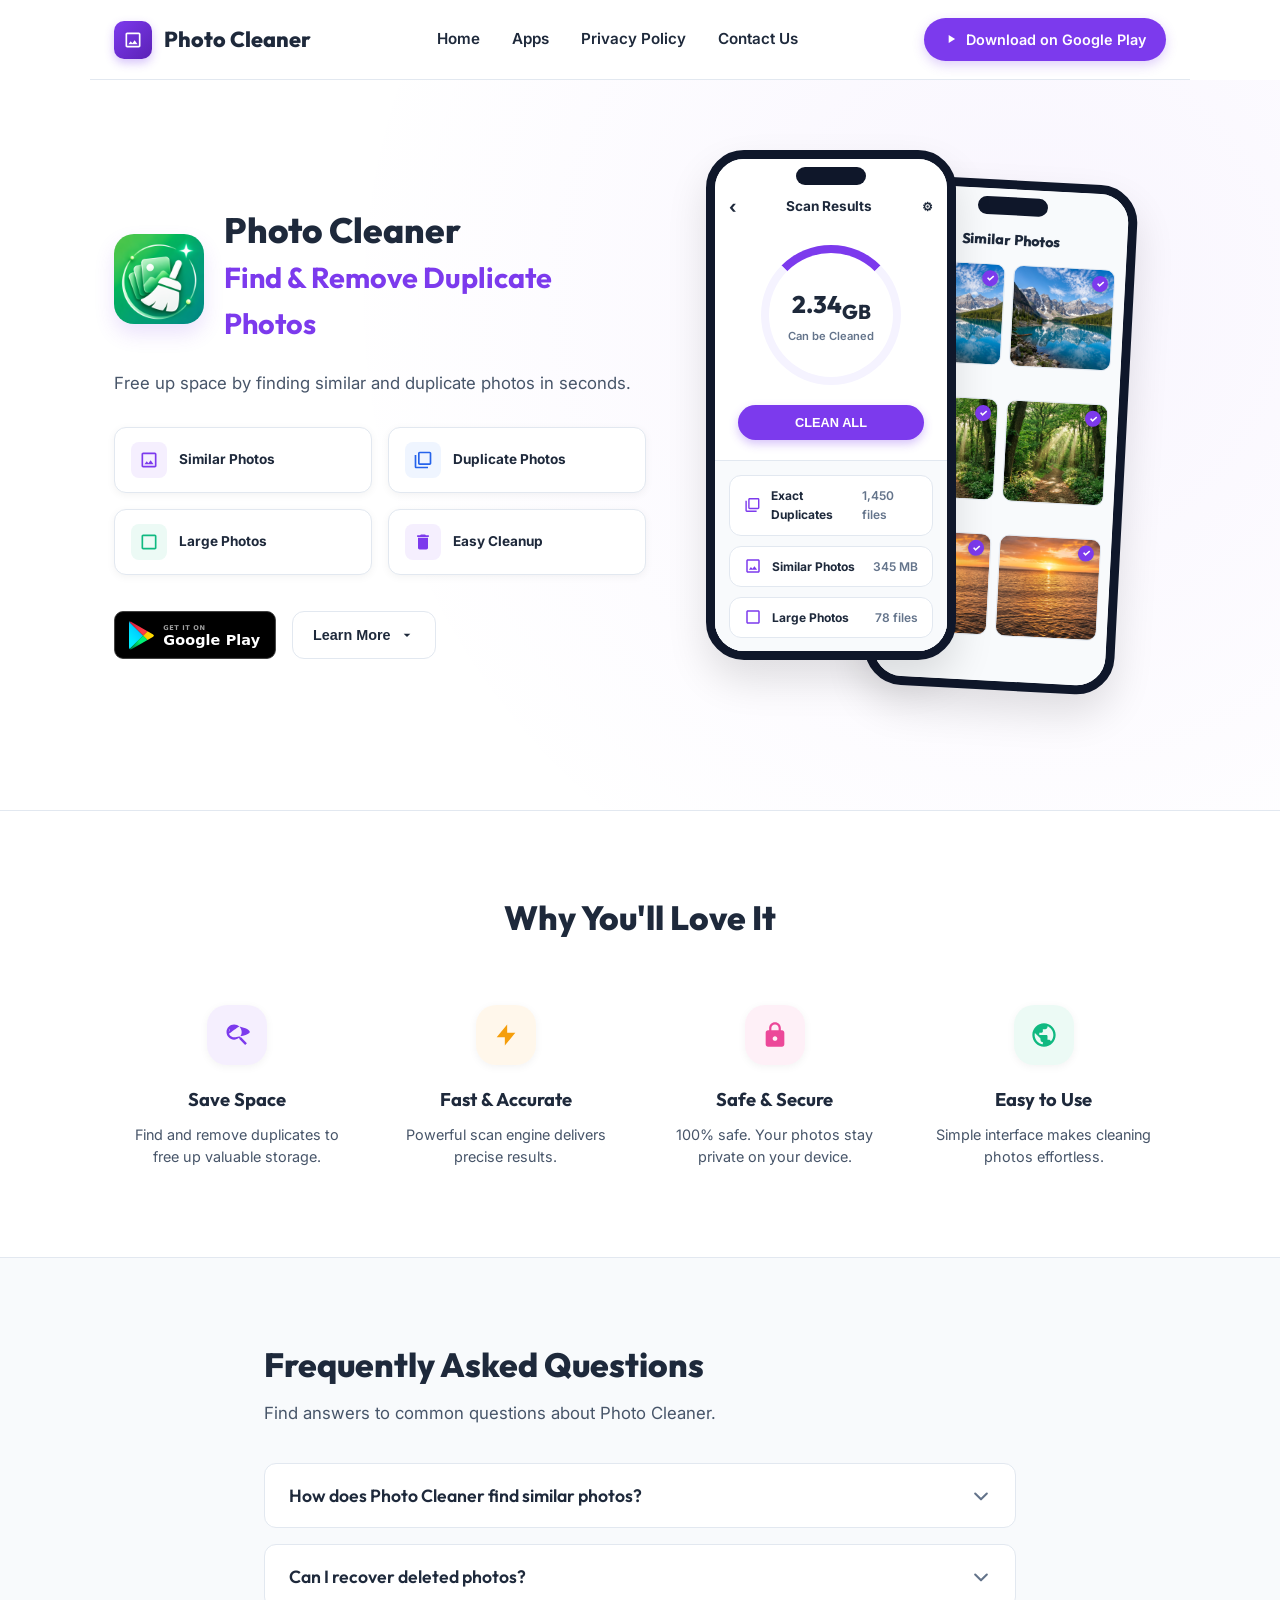
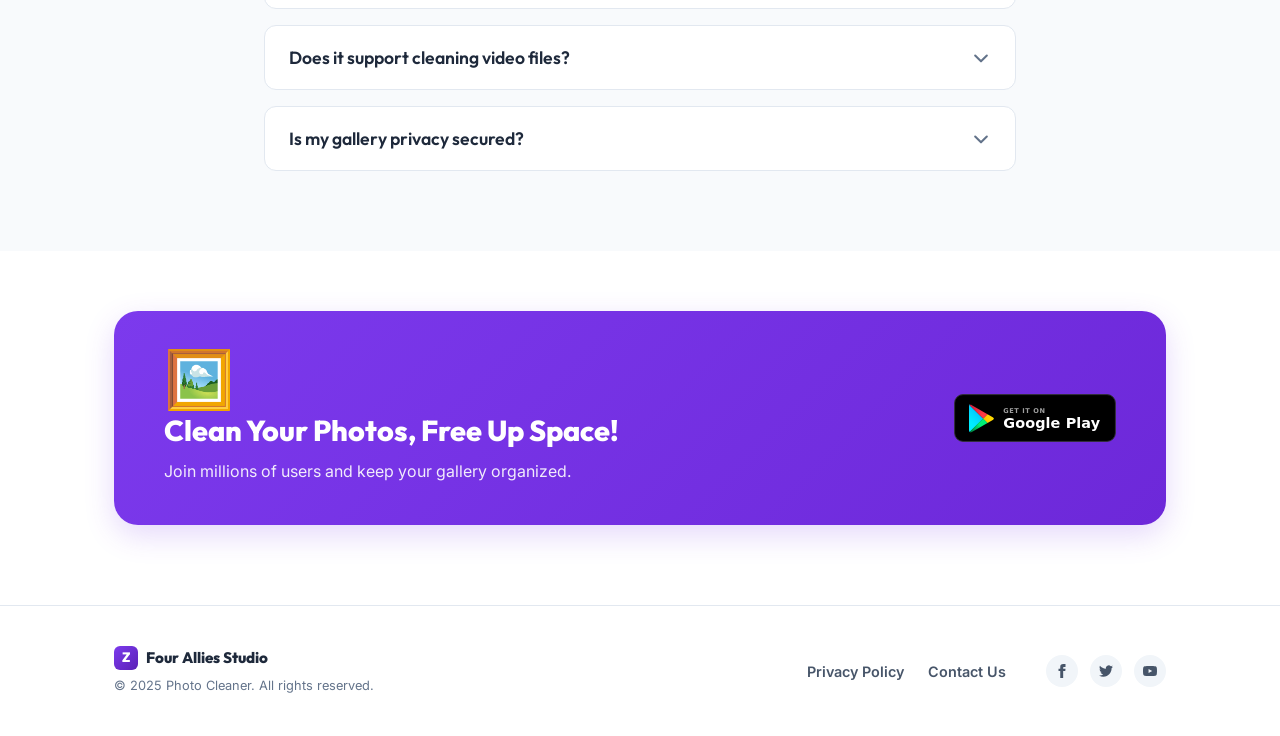
<file: photo-cleaner/index.html>
<!DOCTYPE html>
<html lang="en">
<head>
  <meta charset="UTF-8">
  <meta name="viewport" content="width=device-width, initial-scale=1.0">
  <meta name="description" content="Photo Cleaner - Find & Remove Duplicate Photos. Free up space by finding similar and duplicate photos in seconds.">
  <title>Photo Cleaner - Duplicate Photos Remover by Four Allies Studio</title>
  <link rel="icon" type="image/webp" href="logo.webp">
  <link href="https://fonts.googleapis.com/css2?family=Inter:wght@400;500;600;700&family=Outfit:wght@500;600;700;800&display=swap" rel="stylesheet">
  <style>
    :root {
      --primary: #7C3AED;
      --primary-light: #F5F3FF;
      --primary-hover: #6D28D9;
      --text-dark: #1E293B;
      --text-medium: #475569;
      --text-light: #64748B;
      --bg-light: #F8FAFC;
      --bg-white: #FFFFFF;
      --border-color: #E2E8F0;
      --shadow-sm: 0 2px 8px rgba(0, 0, 0, 0.05);
      --shadow-md: 0 10px 25px rgba(124, 58, 237, 0.08);
      --shadow-lg: 0 20px 40px rgba(0, 0, 0, 0.12);
    }
    * { box-sizing: border-box; margin: 0; padding: 0; }
    a, button {
      -webkit-tap-highlight-color: transparent;
      touch-action: manipulation;
    }
    body {
      font-family: 'Inter', sans-serif;
      color: var(--text-medium);
      background-color: var(--bg-white);
      line-height: 1.6;
    }
    .container {
      width: 100%;
      max-width: 1100px;
      margin: 0 auto;
      padding: 0 24px;
    }
    header {
      height: 80px;
      display: flex;
      align-items: center;
      justify-content: space-between;
      border-bottom: 1px solid var(--border-color);
      background-color: var(--bg-white);
    }
    .logo-area {
      display: flex;
      align-items: center;
      gap: 12px;
      text-decoration: none;
    }
    .logo-icon {
      width: 38px;
      height: 38px;
      background: linear-gradient(135deg, #7C3AED 0%, #5B21B6 100%);
      border-radius: 10px;
      display: flex;
      align-items: center;
      justify-content: center;
      box-shadow: 0 4px 10px rgba(124, 58, 237, 0.3);
    }
    .logo-title {
      font-family: 'Outfit', sans-serif;
      font-weight: 800;
      font-size: 1.35rem;
      color: var(--text-dark);
    }
    nav {
      display: flex;
      align-items: center;
      gap: 32px;
    }
    nav a {
      color: var(--text-dark);
      text-decoration: none;
      font-weight: 600;
      font-size: 0.95rem;
      transition: color 0.2s ease;
    }
    nav a:hover {
      color: var(--primary);
    }
    .header-btn {
      background-color: var(--primary);
      color: white;
      text-decoration: none;
      padding: 10px 20px;
      border-radius: 30px;
      font-weight: 600;
      font-size: 0.9rem;
      display: flex;
      align-items: center;
      gap: 8px;
      transition: background-color 0.2s ease;
      box-shadow: 0 4px 12px rgba(124, 58, 237, 0.25);
    }
    .header-btn:hover {
      background-color: var(--primary-hover);
    }
    .play-mini-icon {
      width: 14px;
      height: 14px;
      fill: currentColor;
    }
    .hero {
      padding: 70px 0 90px 0;
      background: radial-gradient(circle at 80% 30%, rgba(124, 58, 237, 0.05) 0%, rgba(255, 255, 255, 0) 60%);
      overflow: hidden;
    }
    .hero-container {
      display: flex;
      align-items: center;
      justify-content: space-between;
      gap: 40px;
    }
    .hero-content {
      flex: 1;
      max-width: 540px;
    }
    .app-branding {
      display: flex;
      align-items: center;
      gap: 20px;
      margin-bottom: 24px;
    }
    .app-main-logo {
      width: 90px;
      height: 90px;
      border-radius: 20px;
      box-shadow: 0 10px 20px rgba(124, 58, 237, 0.15);
    }
    .app-branding-text h1 {
      font-family: 'Outfit', sans-serif;
      font-size: 2.2rem;
      font-weight: 800;
      color: var(--text-dark);
      line-height: 1.1;
    }
    .app-branding-text h2 {
      font-family: 'Outfit', sans-serif;
      font-size: 1.8rem;
      font-weight: 700;
      color: var(--primary);
      margin-top: 4px;
    }
    .hero-desc {
      font-size: 1.05rem;
      color: var(--text-medium);
      margin-bottom: 30px;
      line-height: 1.6;
    }
    .features-badge-grid {
      display: grid;
      grid-template-columns: 1fr 1fr;
      gap: 16px;
      margin-bottom: 36px;
    }
    .badge-card {
      background-color: var(--bg-white);
      border: 1px solid var(--border-color);
      border-radius: 12px;
      padding: 14px 16px;
      display: flex;
      align-items: center;
      gap: 12px;
      box-shadow: var(--shadow-sm);
    }
    .badge-icon-box {
      width: 36px;
      height: 36px;
      border-radius: 8px;
      display: flex;
      align-items: center;
      justify-content: center;
      flex-shrink: 0;
    }
    .badge-text {
      font-size: 0.85rem;
      font-weight: 700;
      color: var(--text-dark);
    }
    .bg-puzzle { background-color: rgba(124, 58, 237, 0.08); color: var(--primary); }
    .bg-blue { background-color: rgba(59, 130, 246, 0.08); color: #2563EB; }
    .bg-green { background-color: rgba(16, 185, 129, 0.08); color: #10B981; }

    .hero-ctas {
      display: flex;
      align-items: center;
      gap: 16px;
    }
    .play-badge-link img {
      height: 48px;
      transition: transform 0.2s ease;
      display: block;
    }
    .play-badge-link:hover img {
      transform: translateY(-2px);
    }
    .learn-more-btn {
      background-color: var(--bg-white);
      border: 1.5px solid var(--border-color);
      color: var(--text-dark);
      padding: 0 20px;
      height: 48px;
      border-radius: 12px;
      font-weight: 700;
      font-size: 0.9rem;
      display: flex;
      align-items: center;
      gap: 8px;
      cursor: pointer;
      transition: all 0.2s ease;
    }
    .learn-more-btn:hover {
      border-color: var(--text-light);
      background-color: var(--bg-light);
    }
    .chevron-icon {
      width: 16px;
      height: 16px;
      fill: currentColor;
    }

    /* Dual Phone Mockups Container */
    .mockups-area {
      flex: 1;
      display: flex;
      justify-content: center;
      position: relative;
      height: 570px;
      max-width: 480px;
    }
    .iphone-device {
      position: absolute;
      width: 250px;
      height: 510px;
      border: 9px solid #0F172A;
      border-radius: 38px;
      background-color: var(--bg-white);
      box-shadow: var(--shadow-lg);
      overflow: hidden;
    }
    .iphone-device::before {
      content: '';
      position: absolute;
      top: 8px;
      left: 50%;
      transform: translateX(-50%);
      width: 70px;
      height: 18px;
      background-color: #0F172A;
      border-radius: 10px;
      z-index: 10;
    }
    .phone-foreground {
      left: 20px;
      top: 0px;
      z-index: 5;
    }
    .game-screen {
      height: 100%;
      display: flex;
      flex-direction: column;
      background-color: var(--bg-white);
      padding-top: 30px;
    }
    .game-status-bar {
      display: flex;
      align-items: center;
      justify-content: space-between;
      padding: 4px 14px;
      font-size: 0.75rem;
      font-weight: 700;
      color: var(--text-dark);
    }
    .back-arrow { font-size: 1.1rem; cursor: pointer; }
    
    /* Scan Results ring */
    .scan-circle-container {
      display: flex;
      flex-direction: column;
      align-items: center;
      justify-content: center;
      padding: 20px 0;
      flex: 1;
    }
    .scan-ring {
      width: 140px;
      height: 140px;
      border-radius: 50%;
      border: 8px solid var(--primary-light);
      border-top-color: var(--primary);
      display: flex;
      flex-direction: column;
      align-items: center;
      justify-content: center;
      margin-bottom: 20px;
    }
    .scan-size {
      font-family: 'Outfit', sans-serif;
      font-size: 1.5rem;
      font-weight: 800;
      color: var(--text-dark);
    }
    .scan-lbl {
      font-size: 0.7rem;
      color: var(--text-light);
      font-weight: 600;
    }
    .clean-btn {
      background-color: var(--primary);
      color: white;
      border: none;
      padding: 10px 30px;
      border-radius: 20px;
      font-weight: 700;
      font-size: 0.8rem;
      cursor: pointer;
      box-shadow: 0 4px 10px rgba(124,58,237,0.3);
      width: 80%;
      text-align: center;
    }
    .results-list {
      display: flex;
      flex-direction: column;
      gap: 10px;
      padding: 14px;
      background-color: var(--bg-light);
      border-top: 1px solid var(--border-color);
    }
    .result-row {
      background-color: var(--bg-white);
      border: 1px solid var(--border-color);
      border-radius: 12px;
      padding: 10px 14px;
      display: flex;
      align-items: center;
      justify-content: space-between;
    }
    .result-label {
      display: flex;
      align-items: center;
      gap: 10px;
      font-size: 0.75rem;
      font-weight: 700;
      color: var(--text-dark);
    }
    .result-icon {
      width: 18px;
      height: 18px;
      color: var(--primary);
    }
    .result-value {
      font-size: 0.75rem;
      color: var(--text-light);
      font-weight: 600;
    }

    /* Phone 2 (Similar Photos list) */
    .phone-background {
      left: 190px;
      top: 30px;
      z-index: 2;
      transform: rotate(3deg);
    }
    .photos-screen {
      height: 100%;
      background-color: var(--bg-light);
      display: flex;
      flex-direction: column;
      padding: 40px 10px 20px 10px;
    }
    .photos-header {
      font-family: 'Outfit', sans-serif;
      font-size: 0.9rem;
      font-weight: 800;
      color: var(--text-dark);
      margin-bottom: 12px;
      text-align: center;
    }
    .photos-grid {
      display: grid;
      grid-template-columns: 1fr 1fr;
      gap: 8px;
      overflow-y: auto;
      flex: 1;
    }
    .photo-cell {
      position: relative;
      aspect-ratio: 1/1;
      border-radius: 10px;
      overflow: hidden;
      border: 1.5px solid var(--border-color);
    }
    .grid-img {
      width: 100%;
      height: 100%;
      object-fit: cover;
    }
    .photo-checkbox {
      position: absolute;
      top: 6px;
      right: 6px;
      width: 16px;
      height: 16px;
      border-radius: 50%;
      background-color: var(--primary);
      color: white;
      display: flex;
      align-items: center;
      justify-content: center;
      font-size: 0.6rem;
      font-weight: 800;
      box-shadow: 0 2px 4px rgba(0,0,0,0.2);
    }

    .love-it {
      padding: 80px 0;
      border-top: 1px solid var(--border-color);
    }
    .section-title {
      font-family: 'Outfit', sans-serif;
      font-size: 2.1rem;
      font-weight: 800;
      color: var(--text-dark);
      text-align: center;
      margin-bottom: 50px;
    }
    .grid-4-cols {
      display: grid;
      grid-template-columns: repeat(4, 1fr);
      gap: 24px;
    }
    .love-card {
      text-align: center;
      padding: 10px;
    }
    .love-icon-box {
      width: 60px;
      height: 60px;
      border-radius: 20px;
      display: flex;
      align-items: center;
      justify-content: center;
      margin: 0 auto 20px auto;
      box-shadow: var(--shadow-sm);
    }
    .love-icon-box svg {
      width: 28px;
      height: 28px;
    }
    .icon-search { color: #7C3AED; background-color: rgba(124, 58, 237, 0.08); }
    .icon-bolt { color: #F59E0B; background-color: rgba(245, 158, 11, 0.08); }
    .icon-lock { color: #EC4899; background-color: rgba(236, 72, 153, 0.08); }
    .icon-hand { color: #10B981; background-color: rgba(16, 185, 129, 0.08); }

    .love-card h3 {
      font-family: 'Outfit', sans-serif;
      font-size: 1.15rem;
      font-weight: 700;
      color: var(--text-dark);
      margin-bottom: 10px;
    }
    .love-card p {
      font-size: 0.9rem;
      color: var(--text-medium);
      line-height: 1.5;
    }

    .themes-sec {
      padding: 80px 0;
      background-color: var(--bg-light);
      border-top: 1px solid var(--border-color);
    }
    .themes-header {
      margin-bottom: 36px;
      max-width: 500px;
    }
    .themes-header h2 {
      font-family: 'Outfit', sans-serif;
      font-size: 2.1rem;
      font-weight: 800;
      color: var(--text-dark);
      margin-bottom: 8px;
    }
    .themes-header p {
      color: var(--text-medium);
      font-size: 1.05rem;
    }
    .themes-row {
      display: grid;
      grid-template-columns: repeat(5, 1fr);
      gap: 16px;
    }
    .theme-card {
      aspect-ratio: 1 / 1;
      border-radius: 16px;
      overflow: hidden;
      box-shadow: var(--shadow-sm);
      transition: transform 0.2s ease;
      cursor: pointer;
    }
    .theme-card:hover {
      transform: translateY(-4px);
    }
    .theme-img {
      width: 100%;
      height: 100%;
      object-fit: cover;
      display: block;
    }
    .more-themes-card {
      background-color: var(--primary);
      color: white;
      display: flex;
      flex-direction: column;
      align-items: center;
      justify-content: center;
      text-align: center;
      padding: 10px;
      text-decoration: none;
    }
    .more-themes-card:hover {
      background-color: var(--primary-hover);
    }
    .more-themes-title {
      font-family: 'Outfit', sans-serif;
      font-weight: 700;
      font-size: 1.05rem;
      margin-bottom: 4px;
    }
    .more-themes-dots {
      font-size: 1.2rem;
      letter-spacing: 2px;
    }

    .cta-banner-sec {
      padding: 60px 0 80px 0;
    }
    .cta-banner {
      background: linear-gradient(135deg, var(--primary) 0%, var(--primary-hover) 100%);
      border-radius: 24px;
      padding: 40px 50px;
      display: flex;
      align-items: center;
      justify-content: space-between;
      box-shadow: 0 10px 30px rgba(124, 58, 237, 0.2);
      color: white;
    }
    .cta-gallery-box {
      font-size: 3.5rem;
      line-height: 1;
    }
    .cta-banner-text h2 {
      font-family: 'Outfit', sans-serif;
      font-size: 1.8rem;
      font-weight: 800;
      margin-bottom: 6px;
    }
    .cta-banner-text p {
      font-size: 1rem;
      opacity: 0.9;
    }
    .cta-banner-btn img {
      height: 48px;
      display: block;
      transition: transform 0.2s ease;
    }
    .cta-banner-btn:hover img {
      transform: translateY(-2px);
    }

    footer {
      padding: 40px 0;
      border-top: 1px solid var(--border-color);
      background-color: var(--bg-white);
      font-size: 0.9rem;
    }
    .footer-container {
      display: flex;
      align-items: center;
      justify-content: space-between;
    }
    .footer-left {
      display: flex;
      flex-direction: column;
      gap: 6px;
    }
    .footer-logo {
      display: flex;
      align-items: center;
      gap: 8px;
      text-decoration: none;
    }
    .footer-logo-icon {
      width: 24px;
      height: 24px;
      background: linear-gradient(135deg, #7C3AED 0%, #5B21B6 100%);
      border-radius: 6px;
      display: flex;
      align-items: center;
      justify-content: center;
      color: white;
      font-family: 'Outfit', sans-serif;
      font-weight: 800;
      font-size: 0.85rem;
    }
    .footer-logo-title {
      font-family: 'Outfit', sans-serif;
      font-weight: 800;
      font-size: 0.95rem;
      color: var(--text-dark);
    }
    .footer-copyright {
      color: var(--text-light);
      font-size: 0.8rem;
    }
    .footer-right {
      display: flex;
      align-items: center;
      gap: 40px;
    }
    .footer-links {
      display: flex;
      gap: 24px;
    }
    .footer-links a {
      color: var(--text-medium);
      text-decoration: none;
      font-weight: 600;
    }
    .footer-links a:hover {
      color: var(--primary);
    }
    .footer-socials {
      display: flex;
      gap: 12px;
    }
    .social-circle {
      width: 32px;
      height: 32px;
      border-radius: 50%;
      background-color: #F1F5F9;
      display: flex;
      align-items: center;
      justify-content: center;
      color: var(--text-medium);
      text-decoration: none;
      transition: all 0.2s ease;
    }
    .social-circle:hover {
      background-color: var(--primary-light);
      color: var(--primary);
    }
    .social-circle svg {
      width: 14px;
      height: 14px;
      fill: currentColor;
    }

    @media (max-width: 992px) {
      .hero { padding: 48px 0; }
      .love-it, .themes-sec { padding: 40px 0; }
      .hero-container { flex-direction: column; text-align: center; padding-bottom: 40px; }
      .hero-content { max-width: 100%; display: flex; flex-direction: column; align-items: center; }
      .features-badge-grid { max-width: 500px; width: 100%; }
      .mockups-area { display: block; width: 440px; height: 510px; margin: 20px auto 0 auto; transform-origin: top center; flex: none; }
      .grid-4-cols { grid-template-columns: repeat(2, 1fr); gap: 30px; }
      .themes-row { grid-template-columns: repeat(3, 1fr); }
      .cta-banner { flex-direction: column; gap: 24px; text-align: center; padding: 30px 24px; }
      .cta-banner-left { flex-direction: column; gap: 16px; }
    }
    @media (max-width: 768px) {
      header { flex-direction: row; height: 70px; padding: 0 24px; justify-content: space-between; align-items: center; }
      nav { display: none; }
      .header-btn { padding: 8px 16px; font-size: 0.8rem; }
      .footer-container { flex-direction: column; gap: 24px; text-align: center; }
      .footer-right { flex-direction: column; gap: 16px; }
    }
    @media (max-width: 576px) {
      .app-branding-text h1 { font-size: 1.8rem; }
      .app-branding-text h2 { font-size: 1.4rem; }
      .features-badge-grid { grid-template-columns: 1fr; }
      .mockups-area { transform: scale(0.78); height: 400px; margin-bottom: -110px; }
      .grid-4-cols { grid-template-columns: 1fr; }
      .themes-row { grid-template-columns: repeat(2, 1fr); }
      .theme-card:nth-child(4) { display: none; }
    }
    @media (max-width: 480px) {
      .hero-ctas { flex-direction: column; width: 100%; gap: 12px; }
      .play-badge-link { width: 100%; display: flex; justify-content: center; }
      .play-badge-link img { height: 48px; }
      .learn-more-btn { width: 100%; height: 48px; justify-content: center; }
      .header-btn { font-size: 0; padding: 8px 18px; border-radius: 20px; box-shadow: none; }
      .header-btn svg { display: none; }
      .header-btn::after { content: 'GET'; font-size: 0.85rem; font-weight: 800; letter-spacing: 0.5px; }
      .mockups-area { transform: scale(0.72); height: 370px; margin-bottom: -140px; }
    }
    @media (max-width: 360px) {
      .mockups-area { transform: scale(0.58); height: 300px; margin-bottom: -210px; }
    }
  </style>
</head>
<body>

  <header class="container">
    <a href="../index.html" class="logo-area">
      <div class="logo-icon">
        <svg viewBox="0 0 24 24" fill="white" width="20" height="20"><path d="M19 3H5c-1.1 0-2 .9-2 2v14c0 1.1.9 2 2 2h14c1.1 0 2-.9 2-2V5c0-1.1-.9-2-2-2zm0 16H5V5h14v14zm-5.04-6.71l-2.75 3.54-1.96-2.36L6.5 17h11l-3.54-4.71z"/></svg>
      </div>
      <span class="logo-title">Photo Cleaner</span>
    </a>
    <nav>
      <a href="../index.html">Home</a>
      <a href="../index.html#apps">Apps</a>
      <a href="../privacy.html">Privacy Policy</a>
      <a href="mailto:contact@fouralliesstudio.com">Contact Us</a>
    </nav>
    <a href="https://play.google.com/store/apps/details?id=com.find.remove.clean.similar.photo.duplicates.photos" class="header-btn" target="_blank" rel="noopener noreferrer">
      <svg class="play-mini-icon" viewBox="0 0 24 24"><path d="M8 5v14l11-7z"/></svg>
      Download on Google Play
    </a>
  </header>

  <main>
    <section class="hero">
      <div class="container hero-container">
        <div class="hero-content">
          <div class="app-branding">
            <img src="logo.webp" alt="Photo Cleaner Logo" class="app-main-logo">
            <div class="app-branding-text">
              <h1>Photo Cleaner</h1>
              <h2>Find & Remove Duplicate Photos</h2>
            </div>
          </div>
          <p class="hero-desc">
            Free up space by finding similar and duplicate photos in seconds.
          </p>

          <div class="features-badge-grid">
            <div class="badge-card">
              <div class="badge-icon-box bg-puzzle">
                <svg viewBox="0 0 24 24" fill="currentColor" width="20" height="20"><path d="M19 3H5c-1.1 0-2 .9-2 2v14c0 1.1.9 2 2 2h14c1.1 0 2-.9 2-2V5c0-1.1-.9-2-2-2zm0 16H5V5h14v14zm-5.04-6.71l-2.75 3.54-1.96-2.36L6.5 17h11l-3.54-4.71z"/></svg>
              </div>
              <span class="badge-text">Similar Photos</span>
            </div>
            
            <div class="badge-card">
              <div class="badge-icon-box bg-blue">
                <svg viewBox="0 0 24 24" fill="currentColor" width="20" height="20"><path d="M4 6H2v14c0 1.1.9 2 2 2h14v-2H4V6zm16-4H8c-1.1 0-2 .9-2 2v12c0 1.1.9 2 2 2h12c1.1 0 2-.9 2-2V4c0-1.1-.9-2-2-2zm0 14H8V4h12v12z"/></svg>
              </div>
              <span class="badge-text">Duplicate Photos</span>
            </div>
            
            <div class="badge-card">
              <div class="badge-icon-box bg-green">
                <svg viewBox="0 0 24 24" fill="currentColor" width="20" height="20"><path d="M19 3H5c-1.1 0-2 .9-2 2v14c0 1.1.9 2 2 2h14c1.1 0 2-.9 2-2V5c0-1.1-.9-2-2-2zm0 16H5V5h14v14z"/></svg>
              </div>
              <span class="badge-text">Large Photos</span>
            </div>
            
            <div class="badge-card">
              <div class="badge-icon-box bg-puzzle">
                <svg viewBox="0 0 24 24" fill="currentColor" width="20" height="20"><path d="M6 19c0 1.1.9 2 2 2h8c1.1 0 2-.9 2-2V7H6v12zM19 4h-3.5l-1-1h-5l-1 1H5v2h14V4z"/></svg>
              </div>
              <span class="badge-text">Easy Cleanup</span>
            </div>
          </div>

          <div class="hero-ctas">
            <a href="https://play.google.com/store/apps/details?id=com.find.remove.clean.similar.photo.duplicates.photos" class="play-badge-link" target="_blank" rel="noopener noreferrer">
              <img src="../google-play-badge.svg" alt="Get it on Google Play">
            </a>
            <button class="learn-more-btn" onclick="document.getElementById('why-love-it').scrollIntoView({behavior: 'smooth'})">
              Learn More
              <svg class="chevron-icon" viewBox="0 0 24 24"><path d="M7 10l5 5 5-5z"/></svg>
            </button>
          </div>
        </div>

        <!-- Right Side Dual Phone Mockup -->
        <div class="mockups-area">
          
          <!-- Background Phone (Similar photos grid selector) -->
          <div class="iphone-device phone-background">
            <div class="photos-screen">
              <div class="photos-header">Similar Photos</div>
              <div class="photos-grid">
                <div class="photo-cell">
                  <img src="themes/lake.jpg" alt="Duplicate Photo 1" class="grid-img">
                  <div class="photo-checkbox">✓</div>
                </div>
                <div class="photo-cell">
                  <img src="themes/lake.jpg" alt="Duplicate Photo 2" class="grid-img">
                  <div class="photo-checkbox">✓</div>
                </div>
                <div class="photo-cell">
                  <img src="themes/forest.jpg" alt="Duplicate Photo 3" class="grid-img">
                  <div class="photo-checkbox">✓</div>
                </div>
                <div class="photo-cell">
                  <img src="themes/forest.jpg" alt="Duplicate Photo 4" class="grid-img">
                  <div class="photo-checkbox">✓</div>
                </div>
                <div class="photo-cell">
                  <img src="themes/sunset.jpg" alt="Duplicate Photo 5" class="grid-img">
                  <div class="photo-checkbox">✓</div>
                </div>
                <div class="photo-cell">
                  <img src="themes/sunset.jpg" alt="Duplicate Photo 6" class="grid-img">
                  <div class="photo-checkbox">✓</div>
                </div>
              </div>
            </div>
          </div>

          <!-- Foreground Phone (Scan Results circular dashboard) -->
          <div class="iphone-device phone-foreground">
            <div class="game-screen">
              <div class="game-status-bar">
                <span class="back-arrow">‹</span>
                <span style="font-weight:700; font-size:0.85rem;">Scan Results</span>
                <span style="font-weight:700;">⚙</span>
              </div>
              
              <div class="scan-circle-container">
                <div class="scan-ring">
                  <span class="scan-size">2.34<sub>GB</sub></span>
                  <span class="scan-lbl">Can be Cleaned</span>
                </div>
                <button class="clean-btn">CLEAN ALL</button>
              </div>
              
              <div class="results-list">
                <div class="result-row">
                  <div class="result-label">
                    <svg class="result-icon" viewBox="0 0 24 24" fill="currentColor"><path d="M4 6H2v14c0 1.1.9 2 2 2h14v-2H4V6zm16-4H8c-1.1 0-2 .9-2 2v12c0 1.1.9 2 2 2h12c1.1 0 2-.9 2-2V4c0-1.1-.9-2-2-2zm0 14H8V4h12v12z"/></svg>
                    <span>Exact Duplicates</span>
                  </div>
                  <span class="result-value">1,450 files</span>
                </div>
                
                <div class="result-row">
                  <div class="result-label">
                    <svg class="result-icon" viewBox="0 0 24 24" fill="currentColor"><path d="M19 3H5c-1.1 0-2 .9-2 2v14c0 1.1.9 2 2 2h14c1.1 0 2-.9 2-2V5c0-1.1-.9-2-2-2zm0 16H5V5h14v14zm-5.04-6.71l-2.75 3.54-1.96-2.36L6.5 17h11l-3.54-4.71z"/></svg>
                    <span>Similar Photos</span>
                  </div>
                  <span class="result-value">345 MB</span>
                </div>
                
                <div class="result-row">
                  <div class="result-label">
                    <svg class="result-icon" viewBox="0 0 24 24" fill="currentColor"><path d="M19 3H5c-1.1 0-2 .9-2 2v14c0 1.1.9 2 2 2h14c1.1 0 2-.9 2-2V5c0-1.1-.9-2-2-2zm0 16H5V5h14v14z"/></svg>
                    <span>Large Photos</span>
                  </div>
                  <span class="result-value">78 files</span>
                </div>
              </div>
            </div>
          </div>

        </div>
      </div>
    </section>

    <!-- Why You'll Love It -->
    <section id="why-love-it" class="love-it">
      <div class="container">
        <h2 class="section-title">Why You'll Love It</h2>
        <div class="grid-4-cols">
          <div class="love-card">
            <div class="love-icon-box icon-search">
              <svg viewBox="0 0 24 24" fill="currentColor"><path d="M15.5 14h-.79l-.28-.27C15.41 12.59 16 11.11 16 9.5 16 5.91 13.09 3 9.5 3S3 5.91 3 9.5 5.91 16 9.5 16c1.61 0 3.09-.59 4.23-1.57l.27.28v.79l5 4.99L20.49 19l-4.99-5zm-6 0C7.01 14 5 11.99 5 9.5S7.01 5 5 9.5 11.99 5 14 5s9.01 2.01 9.01 4.5S11.99 14 9.5 14z"/></svg>
            </div>
            <h3>Save Space</h3>
            <p>Find and remove duplicates to free up valuable storage.</p>
          </div>

          <div class="love-card">
            <div class="love-icon-box icon-bolt">
              <svg viewBox="0 0 24 24" fill="currentColor"><path d="M13 10V3L4 14h7v7l9-11h-7z"/></svg>
            </div>
            <h3>Fast & Accurate</h3>
            <p>Powerful scan engine delivers precise results.</p>
          </div>

          <div class="love-card">
            <div class="love-icon-box icon-lock">
              <svg viewBox="0 0 24 24" fill="currentColor"><path d="M18 8h-1V6c0-2.76-2.24-5-5-5S7 3.24 7 6v2H6c-1.1 0-2 .9-2 2v10c0 1.1.9 2 2 2h12c1.1 0 2-.9 2-2V10c0-1.1-.9-2-2-2zm-6 9c-1.1 0-2-.9-2-2s.9-2 2-2 2 .9 2 2-.9 2-2 2zm3.1-9H8.9V6c0-1.71 1.39-3.1 3.1-3.1 1.71 0 3.1 1.39 3.1 3.1v2z"/></svg>
            </div>
            <h3>Safe & Secure</h3>
            <p>100% safe. Your photos stay private on your device.</p>
          </div>

          <div class="love-card">
            <div class="love-icon-box icon-hand">
              <svg viewBox="0 0 24 24" fill="currentColor"><path d="M12 2C6.48 2 2 6.48 2 12s4.48 10 10 10 10-4.48 10-10S17.52 2 12 2zm-1 17.93c-3.95-.49-7-3.85-7-7.93 0-.62.08-1.21.21-1.79L9 15v1c0 1.1.9 2 2 2v1.93zm6.9-2.54c-.26-.81-1-1.39-1.9-1.39h-1v-3c0-.55-.45-1-1-1H8v-2h2c.55 0 1-.45 1-1V7h2c1.1 0 2-.9 2-2v-.41c2.93 1.19 5 4.06 5 7.41 0 2.08-.8 3.97-2.1 5.39z"/></svg>
            </div>
            <h3>Easy to Use</h3>
            <p>Simple interface makes cleaning photos effortless.</p>
          </div>
        </div>
      </div>
    </section>

    <!-- FAQ Section -->
    <style>
      .faq-section {
        padding: 80px 0;
        background-color: var(--bg-light);
        border-top: 1px solid var(--border-color);
      }
      .faq-container {
        max-width: 800px;
        margin: 0 auto;
      }
      .faq-section .section-title {
        margin-bottom: 8px;
        text-align: left;
      }
      .faq-section p.subtitle {
        margin-bottom: 36px;
        font-size: 1.05rem;
        color: var(--text-medium);
      }
      .faq-list {
        display: flex;
        flex-direction: column;
        gap: 16px;
      }
      .faq-item {
        border: 1px solid var(--border-color);
        border-radius: 12px;
        overflow: hidden;
        background-color: var(--bg-white);
        transition: all 0.2s ease;
      }
      .faq-item:hover {
        border-color: var(--text-light);
      }
      .faq-item.open {
        border-color: var(--primary);
        box-shadow: var(--shadow-sm);
      }
      .faq-trigger {
        width: 100%;
        padding: 20px 24px;
        display: flex;
        justify-content: space-between;
        align-items: center;
        text-align: left;
        background: none;
        border: none;
        cursor: pointer;
      }
      .faq-trigger span {
        font-family: 'Outfit', sans-serif;
        font-size: 1.1rem;
        font-weight: 600;
        color: var(--text-dark);
        flex: 1;
      }
      .faq-chevron {
        width: 20px;
        height: 20px;
        color: var(--text-light);
        transition: transform 0.2s ease;
      }
      .faq-item.open .faq-chevron {
        transform: rotate(180deg);
        color: var(--primary);
      }
      .faq-content {
        max-height: 0;
        overflow: hidden;
        transition: max-height 0.2s ease-out;
      }
      .faq-item.open .faq-content {
        max-height: 300px;
      }
      .faq-content p {
        padding: 0 24px 20px 24px;
        font-size: 0.95rem;
        color: var(--text-medium);
        line-height: 1.6;
      }
    </style>

    <section class="faq-section" id="faq">
      <div class="container faq-container">
        <div class="themes-header" style="max-width: 100%;">
          <h2 class="section-title">Frequently Asked Questions</h2>
          <p class="subtitle">Find answers to common questions about Photo Cleaner.</p>
        </div>
        <div class="faq-list">
          <div class="faq-item">
            <button class="faq-trigger" aria-expanded="false">
              <span>How does Photo Cleaner find similar photos?</span>
              <svg class="faq-chevron" viewBox="0 0 24 24" fill="none" stroke="currentColor" stroke-width="2.5"><path stroke-linecap="round" stroke-linejoin="round" d="M19 9l-7 7-7-7"/></svg>
            </button>
            <div class="faq-content">
              <p>Our intelligent analysis algorithm scans your gallery to group visually identical photos, burst shots, and near-duplicates so you can select the best one and remove the rest.</p>
            </div>
          </div>
          
          <div class="faq-item">
            <button class="faq-trigger" aria-expanded="false">
              <span>Can I recover deleted photos?</span>
              <svg class="faq-chevron" viewBox="0 0 24 24" fill="none" stroke="currentColor" stroke-width="2.5"><path stroke-linecap="round" stroke-linejoin="round" d="M19 9l-7 7-7-7"/></svg>
            </button>
            <div class="faq-content">
              <p>Yes. When you clean files using our app, they are moved to your system's "Recently Deleted" or "Trash" folder, giving you a safety window to recover them if needed.</p>
            </div>
          </div>

          <div class="faq-item">
            <button class="faq-trigger" aria-expanded="false">
              <span>Does it support cleaning video files?</span>
              <svg class="faq-chevron" viewBox="0 0 24 24" fill="none" stroke="currentColor" stroke-width="2.5"><path stroke-linecap="round" stroke-linejoin="round" d="M19 9l-7 7-7-7"/></svg>
            </button>
            <div class="faq-content">
              <p>Yes! In addition to photos, it also scans your system for large-capacity videos, duplicate recordings, and corrupted video files to help save maximum space.</p>
            </div>
          </div>

          <div class="faq-item">
            <button class="faq-trigger" aria-expanded="false">
              <span>Is my gallery privacy secured?</span>
              <svg class="faq-chevron" viewBox="0 0 24 24" fill="none" stroke="currentColor" stroke-width="2.5"><path stroke-linecap="round" stroke-linejoin="round" d="M19 9l-7 7-7-7"/></svg>
            </button>
            <div class="faq-content">
              <p>Absolutely. Photo Cleaner runs entirely on-device. We do not transmit, analyze, or back up any of your personal images or videos on our servers.</p>
            </div>
          </div>
        </div>
      </div>
    </section>

    <script>
      document.addEventListener("DOMContentLoaded", () => {
        const faqTriggers = document.querySelectorAll(".faq-trigger");
        faqTriggers.forEach(trigger => {
          trigger.addEventListener("click", () => {
            const faqItem = trigger.parentElement;
            const isOpen = faqItem.classList.contains("open");
            document.querySelectorAll(".faq-item").forEach(item => {
              item.classList.remove("open");
              item.querySelector(".faq-trigger").setAttribute("aria-expanded", "false");
            });
            if (!isOpen) {
              faqItem.classList.add("open");
              trigger.setAttribute("aria-expanded", "true");
            }
          });
        });
      });
    </script>

    <!-- Banner -->
    <section class="cta-banner-sec">
      <div class="container">
        <div class="cta-banner">
          <div class="cta-banner-left">
            <div class="cta-gallery-box">🖼️</div>
            <div class="cta-banner-text">
              <h2>Clean Your Photos, Free Up Space!</h2>
              <p>Join millions of users and keep your gallery organized.</p>
            </div>
          </div>
          <a href="https://play.google.com/store/apps/details?id=com.find.remove.clean.similar.photo.duplicates.photos" class="cta-banner-btn" target="_blank" rel="noopener noreferrer">
            <img src="../google-play-badge.svg" alt="Get it on Google Play">
          </a>
        </div>
      </div>
    </section>
  </main>

  <footer>
    <div class="container footer-container">
      <div class="footer-left">
        <a href="../index.html" class="footer-logo">
          <div class="footer-logo-icon">Z</div>
          <span class="footer-logo-title">Four Allies Studio</span>
        </a>
        <p class="footer-copyright">© 2025 Photo Cleaner. All rights reserved.</p>
      </div>
      
      <div class="footer-right">
        <div class="footer-links">
          <a href="../privacy.html">Privacy Policy</a>
          <a href="mailto:contact@fouralliesstudio.com">Contact Us</a>
        </div>
        <div class="footer-socials">
          <a href="#" class="social-circle">
            <svg viewBox="0 0 24 24"><path d="M9 8h-3v4h3v12h5v-12h3.642l.358-4h-4v-1.667c0-.955.192-1.333 1.115-1.333h2.885v-5h-3.808c-3.596 0-5.192 1.583-5.192 4.615v3.385z"/></svg>
          </a>
          <a href="#" class="social-circle">
            <svg viewBox="0 0 24 24"><path d="M23.953 4.57a10 10 0 0 1-2.825.775 4.958 4.958 0 0 0 2.163-2.723c-.951.555-2.005.959-3.127 1.184a4.92 4.92 0 0 0-8.384 4.482C7.69 8.095 4.067 6.13 1.64 3.162a4.822 4.822 0 0 0-.666 2.475c0 1.71.87 3.213 2.188 4.096a4.904 4.904 0 0 1-2.228-.616v.06a4.923 4.923 0 0 0 3.946 4.827 4.996 4.996 0 0 1-2.212.085 4.936 4.936 0 0 0 4.604 3.417 9.867 9.867 0 0 1-6.102 2.105c-.39 0-.779-.023-1.17-.067a13.995 13.995 0 0 0 7.557 2.209c9.053 0 13.998-7.496 13.998-13.985 0-.21 0-.42-.015-.63A9.935 9.935 0 0 0 24 4.59z"/></svg>
          </a>
          <a href="#" class="social-circle">
            <svg viewBox="0 0 24 24"><path d="M23.498 6.163a3.003 3.003 0 0 0-2.11-2.11C19.518 3.545 12 3.545 12 3.545s-7.518 0-9.388.508a3.003 3.003 0 0 0-2.11 2.11C0 8.033 0 12 0 12s0 3.967.502 5.837a3.003 3.003 0 0 0 2.11 2.11c1.87.508 9.388.508 9.388.508s7.518 0 9.388-.508a3.003 3.003 0 0 0 2.11-2.11C24 15.967 24 12 24 12s0-3.967-.502-5.837zM9.545 15.568V8.432L15.818 12l-6.273 3.568z"/></svg>
          </a>
        </div>
      </div>
    </div>
  </footer>

</body>
</html>
</file>
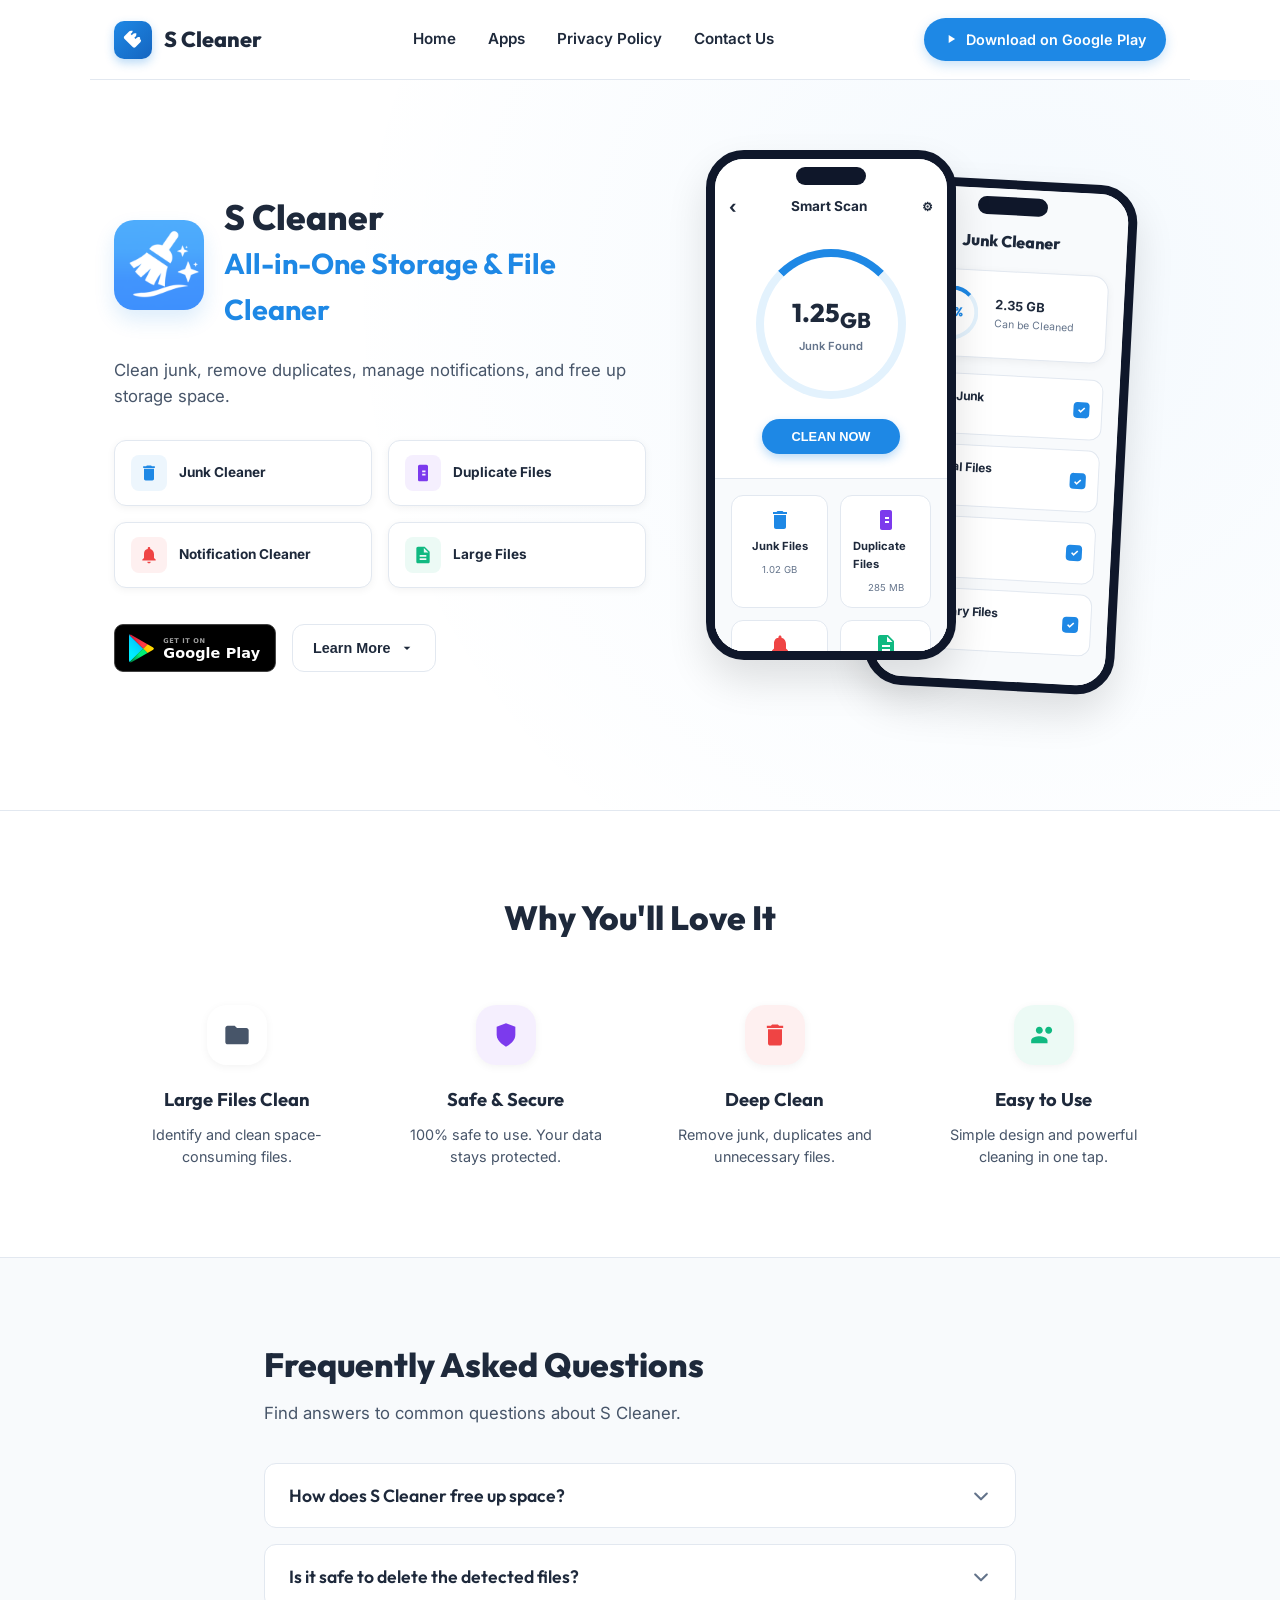
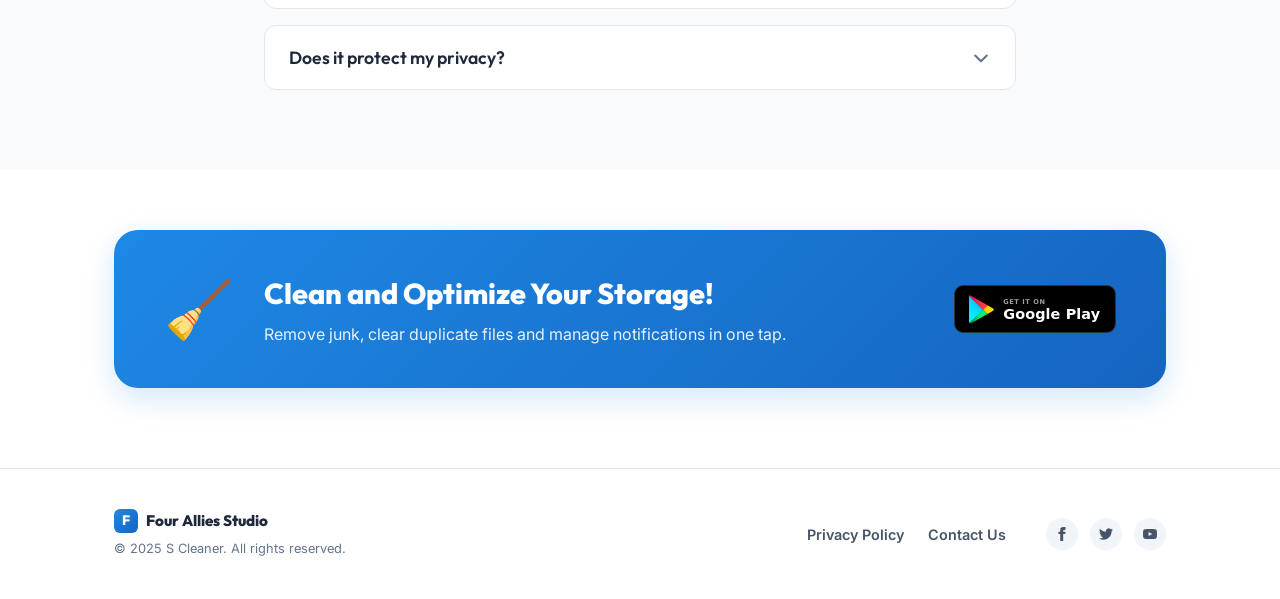
<file: s-cleaner/index.html>
<!DOCTYPE html>
<html lang="en">
<head>
  <meta charset="UTF-8">
  <meta name="viewport" content="width=device-width, initial-scale=1.0">
  <meta name="description" content="S Cleaner - All-in-One Cleaner. Clean junk, remove duplicates, and manage notifications to free up storage space.">
  <title>S Cleaner - All-in-One Phone Cleaner by Four Allies Studio</title>
  <link rel="icon" type="image/webp" href="logo.webp">
  <link href="https://fonts.googleapis.com/css2?family=Inter:wght@400;500;600;700&family=Outfit:wght@500;600;700;800&display=swap" rel="stylesheet">
  <style>
    :root {
      --primary: #1E88E5;
      --primary-light: #E3F2FD;
      --primary-hover: #1565C0;
      --text-dark: #1E293B;
      --text-medium: #475569;
      --text-light: #64748B;
      --bg-light: #F8FAFC;
      --bg-white: #FFFFFF;
      --border-color: #E2E8F0;
      --shadow-sm: 0 2px 8px rgba(0, 0, 0, 0.05);
      --shadow-md: 0 10px 25px rgba(30, 136, 229, 0.08);
      --shadow-lg: 0 20px 40px rgba(0, 0, 0, 0.12);
    }
    * { box-sizing: border-box; margin: 0; padding: 0; }
    a, button {
      -webkit-tap-highlight-color: transparent;
      touch-action: manipulation;
    }
    body {
      font-family: 'Inter', sans-serif;
      color: var(--text-medium);
      background-color: var(--bg-white);
      line-height: 1.6;
    }
    .container {
      width: 100%;
      max-width: 1100px;
      margin: 0 auto;
      padding: 0 24px;
    }
    header {
      height: 80px;
      display: flex;
      align-items: center;
      justify-content: space-between;
      border-bottom: 1px solid var(--border-color);
      background-color: var(--bg-white);
    }
    .logo-area {
      display: flex;
      align-items: center;
      gap: 12px;
      text-decoration: none;
    }
    .logo-icon {
      width: 38px;
      height: 38px;
      background: linear-gradient(135deg, #1E88E5 0%, #1565C0 100%);
      border-radius: 10px;
      display: flex;
      align-items: center;
      justify-content: center;
      box-shadow: 0 4px 10px rgba(30, 136, 229, 0.3);
    }
    .logo-icon img {
      width: 22px;
      height: 22px;
    }
    .logo-title {
      font-family: 'Outfit', sans-serif;
      font-weight: 800;
      font-size: 1.35rem;
      color: var(--text-dark);
    }
    nav {
      display: flex;
      align-items: center;
      gap: 32px;
    }
    nav a {
      color: var(--text-dark);
      text-decoration: none;
      font-weight: 600;
      font-size: 0.95rem;
      transition: color 0.2s ease;
    }
    nav a:hover {
      color: var(--primary);
    }
    .header-btn {
      background-color: var(--primary);
      color: white;
      text-decoration: none;
      padding: 10px 20px;
      border-radius: 30px;
      font-weight: 600;
      font-size: 0.9rem;
      display: flex;
      align-items: center;
      gap: 8px;
      transition: background-color 0.2s ease;
      box-shadow: 0 4px 12px rgba(30, 136, 229, 0.25);
    }
    .header-btn:hover {
      background-color: var(--primary-hover);
    }
    .play-mini-icon {
      width: 14px;
      height: 14px;
      fill: currentColor;
    }
    .hero {
      padding: 70px 0 90px 0;
      background: radial-gradient(circle at 80% 30%, rgba(30, 136, 229, 0.05) 0%, rgba(255, 255, 255, 0) 60%);
      overflow: hidden;
    }
    .hero-container {
      display: flex;
      align-items: center;
      justify-content: space-between;
      gap: 40px;
    }
    .hero-content {
      flex: 1;
      max-width: 540px;
    }
    .app-branding {
      display: flex;
      align-items: center;
      gap: 20px;
      margin-bottom: 24px;
    }
    .app-main-logo {
      width: 90px;
      height: 90px;
      border-radius: 20px;
      box-shadow: 0 10px 20px rgba(30, 136, 229, 0.15);
    }
    .app-branding-text h1 {
      font-family: 'Outfit', sans-serif;
      font-size: 2.2rem;
      font-weight: 800;
      color: var(--text-dark);
      line-height: 1.1;
    }
    .app-branding-text h2 {
      font-family: 'Outfit', sans-serif;
      font-size: 1.8rem;
      font-weight: 700;
      color: var(--primary);
      margin-top: 4px;
    }
    .hero-desc {
      font-size: 1.05rem;
      color: var(--text-medium);
      margin-bottom: 30px;
      line-height: 1.6;
    }
    .features-badge-grid {
      display: grid;
      grid-template-columns: 1fr 1fr;
      gap: 16px;
      margin-bottom: 36px;
    }
    .badge-card {
      background-color: var(--bg-white);
      border: 1px solid var(--border-color);
      border-radius: 12px;
      padding: 14px 16px;
      display: flex;
      align-items: center;
      gap: 12px;
      box-shadow: var(--shadow-sm);
    }
    .badge-icon-box {
      width: 36px;
      height: 36px;
      border-radius: 8px;
      display: flex;
      align-items: center;
      justify-content: center;
      flex-shrink: 0;
    }
    .badge-text {
      font-size: 0.85rem;
      font-weight: 700;
      color: var(--text-dark);
    }
    .bg-blue { background-color: rgba(30, 136, 229, 0.08); color: var(--primary); }
    .bg-purple { background-color: rgba(124, 58, 237, 0.08); color: #7C3AED; }
    .bg-red { background-color: rgba(239, 68, 68, 0.08); color: #EF4444; }
    .bg-green { background-color: rgba(16, 185, 129, 0.08); color: #10B981; }

    .hero-ctas {
      display: flex;
      align-items: center;
      gap: 16px;
    }
    .play-badge-link img {
      height: 48px;
      transition: transform 0.2s ease;
      display: block;
    }
    .play-badge-link:hover img {
      transform: translateY(-2px);
    }
    .learn-more-btn {
      background-color: var(--bg-white);
      border: 1.5px solid var(--border-color);
      color: var(--text-dark);
      padding: 0 20px;
      height: 48px;
      border-radius: 12px;
      font-weight: 700;
      font-size: 0.9rem;
      display: flex;
      align-items: center;
      gap: 8px;
      cursor: pointer;
      transition: all 0.2s ease;
    }
    .learn-more-btn:hover {
      border-color: var(--text-light);
      background-color: var(--bg-light);
    }
    .chevron-icon {
      width: 16px;
      height: 16px;
      fill: currentColor;
    }

    /* Dual Phone Mockups Container */
    .mockups-area {
      flex: 1;
      display: flex;
      justify-content: center;
      position: relative;
      height: 570px;
      max-width: 480px;
    }
    .iphone-device {
      position: absolute;
      width: 250px;
      height: 510px;
      border: 9px solid #0F172A;
      border-radius: 38px;
      background-color: var(--bg-white);
      box-shadow: var(--shadow-lg);
      overflow: hidden;
    }
    .iphone-device::before {
      content: '';
      position: absolute;
      top: 8px;
      left: 50%;
      transform: translateX(-50%);
      width: 70px;
      height: 18px;
      background-color: #0F172A;
      border-radius: 10px;
      z-index: 10;
    }
    .phone-foreground {
      left: 20px;
      top: 0px;
      z-index: 5;
    }
    .game-screen {
      height: 100%;
      display: flex;
      flex-direction: column;
      background-color: var(--bg-white);
      padding-top: 30px;
    }
    .game-status-bar {
      display: flex;
      align-items: center;
      justify-content: space-between;
      padding: 4px 14px;
      font-size: 0.75rem;
      font-weight: 700;
      color: var(--text-dark);
    }
    .back-arrow { font-size: 1.1rem; cursor: pointer; }
    
    /* Smart Scan circular progress */
    .scan-circle-container {
      display: flex;
      flex-direction: column;
      align-items: center;
      justify-content: center;
      padding: 24px 0;
      flex: 1;
    }
    .scan-ring {
      width: 150px;
      height: 150px;
      border-radius: 50%;
      border: 8px solid var(--primary-light);
      border-top-color: var(--primary);
      display: flex;
      flex-direction: column;
      align-items: center;
      justify-content: center;
      margin-bottom: 20px;
    }
    .scan-size {
      font-family: 'Outfit', sans-serif;
      font-size: 1.6rem;
      font-weight: 800;
      color: var(--text-dark);
    }
    .scan-lbl {
      font-size: 0.7rem;
      color: var(--text-light);
      font-weight: 600;
    }
    .clean-btn {
      background-color: var(--primary);
      color: white;
      border: none;
      padding: 10px 30px;
      border-radius: 20px;
      font-weight: 700;
      font-size: 0.8rem;
      cursor: pointer;
      box-shadow: 0 4px 10px rgba(30,136,229,0.3);
    }
    
    /* Quick Actions Grid */
    .quick-actions {
      display: grid;
      grid-template-columns: 1fr 1fr;
      gap: 12px;
      padding: 16px;
      background-color: var(--bg-light);
      border-top: 1px solid var(--border-color);
    }
    .action-pill {
      background-color: var(--bg-white);
      border: 1px solid var(--border-color);
      border-radius: 12px;
      padding: 12px;
      display: flex;
      flex-direction: column;
      align-items: center;
      gap: 6px;
    }
    .action-icon {
      width: 24px;
      height: 24px;
    }
    .action-title {
      font-size: 0.7rem;
      font-weight: 700;
      color: var(--text-dark);
    }
    .action-sub {
      font-size: 0.6rem;
      color: var(--text-light);
    }

    /* Phone 2 (Clean details list) */
    .phone-background {
      left: 190px;
      top: 30px;
      z-index: 2;
      transform: rotate(3deg);
    }
    .details-screen {
      height: 100%;
      background-color: var(--bg-light);
      display: flex;
      flex-direction: column;
      padding: 40px 16px 20px 16px;
    }
    .details-header {
      font-family: 'Outfit', sans-serif;
      font-size: 1rem;
      font-weight: 800;
      color: var(--text-dark);
      margin-bottom: 16px;
      text-align: center;
    }
    .circle-progress-card {
      background-color: var(--bg-white);
      border-radius: 16px;
      padding: 16px;
      display: flex;
      align-items: center;
      gap: 16px;
      box-shadow: var(--shadow-sm);
      margin-bottom: 16px;
      border: 1px solid var(--border-color);
    }
    .mini-ring {
      width: 54px;
      height: 54px;
      border-radius: 50%;
      border: 4px solid var(--primary-light);
      border-top-color: var(--primary);
      display: flex;
      align-items: center;
      justify-content: center;
      font-family: 'Outfit', sans-serif;
      font-size: 0.8rem;
      font-weight: 800;
      color: var(--primary);
    }
    .details-list {
      display: flex;
      flex-direction: column;
      gap: 10px;
      flex: 1;
    }
    .detail-item {
      background-color: var(--bg-white);
      border: 1px solid var(--border-color);
      border-radius: 12px;
      padding: 12px;
      display: flex;
      align-items: center;
      justify-content: space-between;
    }
    .detail-info {
      display: flex;
      flex-direction: column;
    }
    .detail-name {
      font-size: 0.75rem;
      font-weight: 700;
      color: var(--text-dark);
    }
    .detail-size {
      font-size: 0.65rem;
      color: var(--text-light);
    }
    .checkbox-blue {
      width: 16px;
      height: 16px;
      border-radius: 4px;
      background-color: var(--primary);
      display: flex;
      align-items: center;
      justify-content: center;
      color: white;
      font-size: 0.6rem;
      font-weight: 800;
    }

    .love-it {
      padding: 80px 0;
      border-top: 1px solid var(--border-color);
    }
    .section-title {
      font-family: 'Outfit', sans-serif;
      font-size: 2.1rem;
      font-weight: 800;
      color: var(--text-dark);
      text-align: center;
      margin-bottom: 50px;
    }
    .grid-4-cols {
      display: grid;
      grid-template-columns: repeat(4, 1fr);
      gap: 24px;
    }
    .love-card {
      text-align: center;
      padding: 10px;
    }
    .love-icon-box {
      width: 60px;
      height: 60px;
      border-radius: 20px;
      display: flex;
      align-items: center;
      justify-content: center;
      margin: 0 auto 20px auto;
      box-shadow: var(--shadow-sm);
    }
    .love-icon-box svg {
      width: 28px;
      height: 28px;
    }
    .icon-rocket { color: #1E88E5; background-color: rgba(30, 136, 229, 0.08); }
    .icon-shield { color: #7C3AED; background-color: rgba(124, 58, 237, 0.08); }
    .icon-trash { color: #EF4444; background-color: rgba(239, 68, 68, 0.08); }
    .icon-people { color: #10B981; background-color: rgba(16, 185, 129, 0.08); }

    .love-card h3 {
      font-family: 'Outfit', sans-serif;
      font-size: 1.15rem;
      font-weight: 700;
      color: var(--text-dark);
      margin-bottom: 10px;
    }
    .love-card p {
      font-size: 0.9rem;
      color: var(--text-medium);
      line-height: 1.5;
    }

    .themes-sec {
      padding: 80px 0;
      background-color: var(--bg-light);
      border-top: 1px solid var(--border-color);
    }
    .themes-header {
      margin-bottom: 36px;
      max-width: 500px;
    }
    .themes-header h2 {
      font-family: 'Outfit', sans-serif;
      font-size: 2.1rem;
      font-weight: 800;
      color: var(--text-dark);
      margin-bottom: 8px;
    }
    .themes-header p {
      color: var(--text-medium);
      font-size: 1.05rem;
    }
    .themes-row {
      display: grid;
      grid-template-columns: repeat(5, 1fr);
      gap: 16px;
    }
    .theme-card {
      aspect-ratio: 1 / 1;
      border-radius: 16px;
      overflow: hidden;
      box-shadow: var(--shadow-sm);
      transition: transform 0.2s ease;
      cursor: pointer;
    }
    .theme-card:hover {
      transform: translateY(-4px);
    }
    .theme-img {
      width: 100%;
      height: 100%;
      object-fit: cover;
      display: block;
    }
    .more-themes-card {
      background-color: var(--primary);
      color: white;
      display: flex;
      flex-direction: column;
      align-items: center;
      justify-content: center;
      text-align: center;
      padding: 10px;
      text-decoration: none;
    }
    .more-themes-card:hover {
      background-color: var(--primary-hover);
    }
    .more-themes-title {
      font-family: 'Outfit', sans-serif;
      font-weight: 700;
      font-size: 1.05rem;
      margin-bottom: 4px;
    }
    .more-themes-dots {
      font-size: 1.2rem;
      letter-spacing: 2px;
    }

    .cta-banner-sec {
      padding: 60px 0 80px 0;
    }
    .cta-banner {
      background: linear-gradient(135deg, var(--primary) 0%, var(--primary-hover) 100%);
      border-radius: 24px;
      padding: 40px 50px;
      display: flex;
      align-items: center;
      justify-content: space-between;
      box-shadow: 0 10px 30px rgba(30, 136, 229, 0.2);
      color: white;
    }
    .cta-banner-left {
      display: flex;
      align-items: center;
      gap: 30px;
    }
    .cta-broom-box {
      font-size: 3.5rem;
      line-height: 1;
    }
    .cta-banner-text h2 {
      font-family: 'Outfit', sans-serif;
      font-size: 1.8rem;
      font-weight: 800;
      margin-bottom: 6px;
    }
    .cta-banner-text p {
      font-size: 1rem;
      opacity: 0.9;
    }
    .cta-banner-btn img {
      height: 48px;
      display: block;
      transition: transform 0.2s ease;
    }
    .cta-banner-btn:hover img {
      transform: translateY(-2px);
    }

    footer {
      padding: 40px 0;
      border-top: 1px solid var(--border-color);
      background-color: var(--bg-white);
      font-size: 0.9rem;
    }
    .footer-container {
      display: flex;
      align-items: center;
      justify-content: space-between;
    }
    .footer-left {
      display: flex;
      flex-direction: column;
      gap: 6px;
    }
    .footer-logo {
      display: flex;
      align-items: center;
      gap: 8px;
      text-decoration: none;
    }
    .footer-logo-icon {
      width: 24px;
      height: 24px;
      background: linear-gradient(135deg, #1E88E5 0%, #1565C0 100%);
      border-radius: 6px;
      display: flex;
      align-items: center;
      justify-content: center;
      color: white;
      font-family: 'Outfit', sans-serif;
      font-weight: 800;
      font-size: 0.85rem;
    }
    .footer-logo-title {
      font-family: 'Outfit', sans-serif;
      font-weight: 800;
      font-size: 0.95rem;
      color: var(--text-dark);
    }
    .footer-copyright {
      color: var(--text-light);
      font-size: 0.8rem;
    }
    .footer-right {
      display: flex;
      align-items: center;
      gap: 40px;
    }
    .footer-links {
      display: flex;
      gap: 24px;
    }
    .footer-links a {
      color: var(--text-medium);
      text-decoration: none;
      font-weight: 600;
    }
    .footer-links a:hover {
      color: var(--primary);
    }
    .footer-socials {
      display: flex;
      gap: 12px;
    }
    .social-circle {
      width: 32px;
      height: 32px;
      border-radius: 50%;
      background-color: #F1F5F9;
      display: flex;
      align-items: center;
      justify-content: center;
      color: var(--text-medium);
      text-decoration: none;
      transition: all 0.2s ease;
    }
    .social-circle:hover {
      background-color: var(--primary-light);
      color: var(--primary);
    }
    .social-circle svg {
      width: 14px;
      height: 14px;
      fill: currentColor;
    }

    @media (max-width: 992px) {
      .hero { padding: 48px 0; }
      .love-it, .themes-sec { padding: 40px 0; }
      .hero-container { flex-direction: column; text-align: center; padding-bottom: 40px; }
      .hero-content { max-width: 100%; display: flex; flex-direction: column; align-items: center; }
      .features-badge-grid { max-width: 500px; width: 100%; }
      .mockups-area { display: block; width: 440px; height: 510px; margin: 20px auto 0 auto; transform-origin: top center; flex: none; }
      .grid-4-cols { grid-template-columns: repeat(2, 1fr); gap: 30px; }
      .themes-row { grid-template-columns: repeat(3, 1fr); }
      .cta-banner { flex-direction: column; gap: 24px; text-align: center; padding: 30px 24px; }
      .cta-banner-left { flex-direction: column; gap: 16px; }
    }
    @media (max-width: 768px) {
      header { flex-direction: row; height: 70px; padding: 0 24px; justify-content: space-between; align-items: center; }
      nav { display: none; }
      .header-btn { padding: 8px 16px; font-size: 0.8rem; }
      .footer-container { flex-direction: column; gap: 24px; text-align: center; }
      .footer-right { flex-direction: column; gap: 16px; }
    }
    @media (max-width: 576px) {
      .app-branding-text h1 { font-size: 1.8rem; }
      .app-branding-text h2 { font-size: 1.4rem; }
      .features-badge-grid { grid-template-columns: 1fr; }
      .mockups-area { transform: scale(0.78); height: 400px; margin-bottom: -110px; }
      .grid-4-cols { grid-template-columns: 1fr; }
      .themes-row { grid-template-columns: repeat(2, 1fr); }
      .theme-card:nth-child(4) { display: none; }
    }
    @media (max-width: 480px) {
      .hero-ctas { flex-direction: column; width: 100%; gap: 12px; }
      .play-badge-link { width: 100%; display: flex; justify-content: center; }
      .play-badge-link img { height: 48px; }
      .learn-more-btn { width: 100%; height: 48px; justify-content: center; }
      .header-btn { font-size: 0; padding: 8px 18px; border-radius: 20px; box-shadow: none; }
      .header-btn svg { display: none; }
      .header-btn::after { content: 'GET'; font-size: 0.85rem; font-weight: 800; letter-spacing: 0.5px; }
      .mockups-area { transform: scale(0.72); height: 370px; margin-bottom: -140px; }
    }
    @media (max-width: 360px) {
      .mockups-area { transform: scale(0.58); height: 300px; margin-bottom: -210px; }
    }
  </style>
</head>
<body>

  <header class="container">
    <a href="../index.html" class="logo-area">
      <div class="logo-icon">
        <svg viewBox="0 0 24 24" fill="white" width="20" height="20"><path d="M19.78 12.38c.63-.63.92-1.52.8-2.4l-.19-1.39-1.39-.19c-.88-.12-1.77.17-2.4.8l-1.6 1.6-1.42-1.42 1.6-1.6c.63-.63.92-1.52.8-2.4L15.98 4l-1.39-.19c-.88-.12-1.77.17-2.4.8l-1.6 1.6-1.41-1.41 1.6-1.6c.63-.63.92-1.52.8-2.4L11.38 1l-1.39-.19C9.11.69 8.22.98 7.59 1.61L1.61 7.59c-.78.78-.78 2.05 0 2.83l10.38 10.38c.78.78 2.05.78 2.83 0l5.98-5.98c.63-.63.92-1.52.8-2.4L21.4 11l-1.6 1.38z" /></svg>
      </div>
      <span class="logo-title">S Cleaner</span>
    </a>
    <nav>
      <a href="../index.html">Home</a>
      <a href="../index.html#apps">Apps</a>
      <a href="../privacy.html">Privacy Policy</a>
      <a href="mailto:contact@fouralliesstudio.com">Contact Us</a>
    </nav>
    <a href="https://play.google.com/store/apps/details?id=com.phone.cleaner.duplicate.file.remover.notification.cleaner.allinone" class="header-btn" target="_blank" rel="noopener noreferrer">
      <svg class="play-mini-icon" viewBox="0 0 24 24"><path d="M8 5v14l11-7z"/></svg>
      Download on Google Play
    </a>
  </header>

  <main>
    <section class="hero">
      <div class="container hero-container">
        <div class="hero-content">
          <div class="app-branding">
            <img src="logo.webp" alt="S Cleaner Logo" class="app-main-logo">
            <div class="app-branding-text">
              <h1>S Cleaner</h1>
              <h2>All-in-One Storage & File Cleaner</h2>
            </div>
          </div>
          <p class="hero-desc">
            Clean junk, remove duplicates, manage notifications, and free up storage space.
          </p>

          <div class="features-badge-grid">
            <div class="badge-card">
              <div class="badge-icon-box bg-blue">
                <svg viewBox="0 0 24 24" fill="currentColor" width="20" height="20"><path d="M6 19c0 1.1.9 2 2 2h8c1.1 0 2-.9 2-2V7H6v12zM19 4h-3.5l-1-1h-5l-1 1H5v2h14V4z"/></svg>
              </div>
              <span class="badge-text">Junk Cleaner</span>
            </div>
            
            <div class="badge-card">
              <div class="badge-icon-box bg-purple">
                <svg viewBox="0 0 24 24" fill="currentColor" width="20" height="20"><path d="M16 2H8C6.9 2 6 2.9 6 4v16c0 1.1.9 2 2 2h8c1.1 0 2-.9 2-2V4c0-1.1-.9-2-2-2zm-1 9h-4V9h4v2zm0 4h-4v-2h4v2z"/></svg>
              </div>
              <span class="badge-text">Duplicate Files</span>
            </div>
            
            <div class="badge-card">
              <div class="badge-icon-box bg-red">
                <svg viewBox="0 0 24 24" fill="currentColor" width="20" height="20"><path d="M12 22c1.1 0 2-.9 2-2h-4c0 1.1.89 2 2 2zm6-6v-5c0-3.07-1.64-5.64-4.5-6.32V4c0-.83-.67-1.5-1.5-1.5s-1.5.67-1.5 1.5v.68C7.63 4.86 6 7.42 6 10.5v5l-2 2v1h16v-1l-2-2z"/></svg>
              </div>
              <span class="badge-text">Notification Cleaner</span>
            </div>
            
            <div class="badge-card">
              <div class="badge-icon-box bg-green">
                <svg viewBox="0 0 24 24" fill="currentColor" width="20" height="20"><path d="M14 2H6c-1.1 0-1.99.9-1.99 2L4 20c0 1.1.89 2 1.99 2H18c1.1 0 2-.9 2-2V8l-6-6zm2 16H8v-2h8v2zm0-4H8v-2h8v2zm-3-5V3.5L18.5 9H13z"/></svg>
              </div>
              <span class="badge-text">Large Files</span>
            </div>
          </div>

          <div class="hero-ctas">
            <a href="https://play.google.com/store/apps/details?id=com.phone.cleaner.duplicate.file.remover.notification.cleaner.allinone" class="play-badge-link" target="_blank" rel="noopener noreferrer">
              <img src="../google-play-badge.svg" alt="Get it on Google Play">
            </a>
            <button class="learn-more-btn" onclick="document.getElementById('why-love-it').scrollIntoView({behavior: 'smooth'})">
              Learn More
              <svg class="chevron-icon" viewBox="0 0 24 24"><path d="M7 10l5 5 5-5z"/></svg>
            </button>
          </div>
        </div>

        <!-- Right Side Dual Phone Mockup -->
        <div class="mockups-area">
          
          <!-- Background Phone (Clean detail stats list) -->
          <div class="iphone-device phone-background">
            <div class="details-screen">
              <div class="details-header">Junk Cleaner</div>
              
              <div class="circle-progress-card">
                <div class="mini-ring">85%</div>
                <div style="display:flex; flex-direction:column;">
                  <span style="font-weight:700; font-size:0.8rem; color:var(--text-dark);">2.35 GB</span>
                  <span style="font-size:0.65rem; color:var(--text-light);">Can be Cleaned</span>
                </div>
              </div>
              
              <div class="details-list">
                <div class="detail-item">
                  <div class="detail-info">
                    <span class="detail-name">Cache Junk</span>
                    <span class="detail-size">1.25 GB</span>
                  </div>
                  <div class="checkbox-blue">✓</div>
                </div>
                <div class="detail-item">
                  <div class="detail-info">
                    <span class="detail-name">Residual Files</span>
                    <span class="detail-size">534 MB</span>
                  </div>
                  <div class="checkbox-blue">✓</div>
                </div>
                <div class="detail-item">
                  <div class="detail-info">
                    <span class="detail-name">Ad Junk</span>
                    <span class="detail-size">320 MB</span>
                  </div>
                  <div class="checkbox-blue">✓</div>
                </div>
                <div class="detail-item">
                  <div class="detail-info">
                    <span class="detail-name">Temporary Files</span>
                    <span class="detail-size">256 MB</span>
                  </div>
                  <div class="checkbox-blue">✓</div>
                </div>
              </div>
            </div>
          </div>

          <!-- Foreground Phone (Smart Scan Dashboard) -->
          <div class="iphone-device phone-foreground">
            <div class="game-screen">
              <div class="game-status-bar">
                <span class="back-arrow">‹</span>
                <span style="font-weight:700; font-size:0.85rem;">Smart Scan</span>
                <span style="font-weight:700;">⚙</span>
              </div>
              
              <div class="scan-circle-container">
                <div class="scan-ring">
                  <span class="scan-size">1.25<sub>GB</sub></span>
                  <span class="scan-lbl">Junk Found</span>
                </div>
                <button class="clean-btn">CLEAN NOW</button>
              </div>
              
              <div class="quick-actions">
                <div class="action-pill">
                  <svg class="action-icon" viewBox="0 0 24 24" fill="#1E88E5"><path d="M6 19c0 1.1.9 2 2 2h8c1.1 0 2-.9 2-2V7H6v12zM19 4h-3.5l-1-1h-5l-1 1H5v2h14V4z"/></svg>
                  <span class="action-title">Junk Files</span>
                  <span class="action-sub">1.02 GB</span>
                </div>
                <div class="action-pill">
                  <svg class="action-icon" viewBox="0 0 24 24" fill="#7C3AED"><path d="M16 2H8C6.9 2 6 2.9 6 4v16c0 1.1.9 2 2 2h8c1.1 0 2-.9 2-2V4c0-1.1-.9-2-2-2zm-1 9h-4V9h4v2zm0 4h-4v-2h4v2z"/></svg>
                  <span class="action-title">Duplicate Files</span>
                  <span class="action-sub">285 MB</span>
                </div>
                <div class="action-pill">
                  <svg class="action-icon" viewBox="0 0 24 24" fill="#EF4444"><path d="M12 22c1.1 0 2-.9 2-2h-4c0 1.1.89 2 2 2zm6-6v-5c0-3.07-1.64-5.64-4.5-6.32V4c0-.83-.67-1.5-1.5-1.5s-1.5.67-1.5 1.5v.68C7.63 4.86 6 7.42 6 10.5v5l-2 2v1h16v-1l-2-2z"/></svg>
                  <span class="action-title">Notifications</span>
                  <span class="action-sub">42</span>
                </div>
                <div class="action-pill">
                  <svg class="action-icon" viewBox="0 0 24 24" fill="#10B981"><path d="M14 2H6c-1.1 0-1.99.9-1.99 2L4 20c0 1.1.89 2 1.99 2H18c1.1 0 2-.9 2-2V8l-6-6zm2 16H8v-2h8v2zm0-4H8v-2h8v2zm-3-5V3.5L18.5 9H13z"/></svg>
                  <span class="action-title">Large Files</span>
                  <span class="action-sub">1.24 GB</span>
                </div>
              </div>
            </div>
          </div>

        </div>
      </div>
    </section>

    <!-- Why You'll Love It -->
    <section id="why-love-it" class="love-it">
      <div class="container">
        <h2 class="section-title">Why You'll Love It</h2>
        <div class="grid-4-cols">
          <div class="love-card">
            <div class="love-icon-box icon-folder">
              <svg viewBox="0 0 24 24" fill="currentColor"><path d="M10 4H4c-1.1 0-1.99.9-1.99 2L2 18c0 1.1.9 2 2 2h16c1.1 0 2-.9 2-2V8c0-1.1-.9-2-2-2h-8l-2-2z"/></svg>
            </div>
            <h3>Large Files Clean</h3>
            <p>Identify and clean space-consuming files.</p>
          </div>

          <div class="love-card">
            <div class="love-icon-box icon-shield">
              <svg viewBox="0 0 24 24" fill="currentColor"><path d="M12 22s8-4 8-10V5l-8-3-8 3v7c0 6 8 10 8 10z"/></svg>
            </div>
            <h3>Safe & Secure</h3>
            <p>100% safe to use. Your data stays protected.</p>
          </div>

          <div class="love-card">
            <div class="love-icon-box icon-trash">
              <svg viewBox="0 0 24 24" fill="currentColor"><path d="M6 19c0 1.1.9 2 2 2h8c1.1 0 2-.9 2-2V7H6v12zM19 4h-3.5l-1-1h-5l-1 1H5v2h14V4z"/></svg>
            </div>
            <h3>Deep Clean</h3>
            <p>Remove junk, duplicates and unnecessary files.</p>
          </div>

          <div class="love-card">
            <div class="love-icon-box icon-people">
              <svg viewBox="0 0 24 24" fill="currentColor"><path d="M16 11c1.66 0 2.99-1.34 2.99-3S17.66 5 16 5s-3 1.34-3 3 1.34 3 3 3zm-8 0c1.66 0 2.99-1.34 2.99-3S9.66 5 8 5 5 6.34 5 8s1.34 3 3 3zm0 2c-2.33 0-7 1.17-7 3.5V19h14v-2.5c0-2.33-4.67-3.5-7-3.5z"/></svg>
            </div>
            <h3>Easy to Use</h3>
            <p>Simple design and powerful cleaning in one tap.</p>
          </div>
        </div>
      </div>
    </section>

    <!-- FAQ Section -->
    <style>
      .faq-section {
        padding: 80px 0;
        background-color: var(--bg-light);
        border-top: 1px solid var(--border-color);
      }
      .faq-container {
        max-width: 800px;
        margin: 0 auto;
      }
      .faq-section .section-title {
        margin-bottom: 8px;
        text-align: left;
      }
      .faq-section p.subtitle {
        margin-bottom: 36px;
        font-size: 1.05rem;
        color: var(--text-medium);
      }
      .faq-list {
        display: flex;
        flex-direction: column;
        gap: 16px;
      }
      .faq-item {
        border: 1px solid var(--border-color);
        border-radius: 12px;
        overflow: hidden;
        background-color: var(--bg-white);
        transition: all 0.2s ease;
      }
      .faq-item:hover {
        border-color: var(--text-light);
      }
      .faq-item.open {
        border-color: var(--primary);
        box-shadow: var(--shadow-sm);
      }
      .faq-trigger {
        width: 100%;
        padding: 20px 24px;
        display: flex;
        justify-content: space-between;
        align-items: center;
        text-align: left;
        background: none;
        border: none;
        cursor: pointer;
      }
      .faq-trigger span {
        font-family: 'Outfit', sans-serif;
        font-size: 1.1rem;
        font-weight: 600;
        color: var(--text-dark);
        flex: 1;
      }
      .faq-chevron {
        width: 20px;
        height: 20px;
        color: var(--text-light);
        transition: transform 0.2s ease;
      }
      .faq-item.open .faq-chevron {
        transform: rotate(180deg);
        color: var(--primary);
      }
      .faq-content {
        max-height: 0;
        overflow: hidden;
        transition: max-height 0.2s ease-out;
      }
      .faq-item.open .faq-content {
        max-height: 300px;
      }
      .faq-content p {
        padding: 0 24px 20px 24px;
        font-size: 0.95rem;
        color: var(--text-medium);
        line-height: 1.6;
      }
    </style>

    <section class="faq-section" id="faq">
      <div class="container faq-container">
        <div class="themes-header" style="max-width: 100%;">
          <h2 class="section-title">Frequently Asked Questions</h2>
          <p class="subtitle">Find answers to common questions about S Cleaner.</p>
        </div>
        <div class="faq-list">
          <div class="faq-item">
            <button class="faq-trigger" aria-expanded="false">
              <span>How does S Cleaner free up space?</span>
              <svg class="faq-chevron" viewBox="0 0 24 24" fill="none" stroke="currentColor" stroke-width="2.5"><path stroke-linecap="round" stroke-linejoin="round" d="M19 9l-7 7-7-7"/></svg>
            </button>
            <div class="faq-content">
              <p>It scans your device for system cache, leftover app installations, duplicate files, large files, and temporary system logs that slow down your system.</p>
            </div>
          </div>
          
          <div class="faq-item">
            <button class="faq-trigger" aria-expanded="false">
              <span>Is it safe to delete the detected files?</span>
              <svg class="faq-chevron" viewBox="0 0 24 24" fill="none" stroke="currentColor" stroke-width="2.5"><path stroke-linecap="round" stroke-linejoin="round" d="M19 9l-7 7-7-7"/></svg>
            </button>
            <div class="faq-content">
              <p>Yes, our smart algorithm only flags unnecessary junk files. You can always review each item and customize what to delete before clearing.</p>
            </div>
          </div>

          <div class="faq-item">
            <button class="faq-trigger" aria-expanded="false">
              <span>Does it protect my privacy?</span>
              <svg class="faq-chevron" viewBox="0 0 24 24" fill="none" stroke="currentColor" stroke-width="2.5"><path stroke-linecap="round" stroke-linejoin="round" d="M19 9l-7 7-7-7"/></svg>
            </button>
            <div class="faq-content">
              <p>Yes. S Cleaner operates entirely locally on your device and does not upload your files, photos, or documents to any external server.</p>
            </div>
          </div>
        </div>
      </div>
    </section>

    <script>
      document.addEventListener("DOMContentLoaded", () => {
        const faqTriggers = document.querySelectorAll(".faq-trigger");
        faqTriggers.forEach(trigger => {
          trigger.addEventListener("click", () => {
            const faqItem = trigger.parentElement;
            const isOpen = faqItem.classList.contains("open");
            document.querySelectorAll(".faq-item").forEach(item => {
              item.classList.remove("open");
              item.querySelector(".faq-trigger").setAttribute("aria-expanded", "false");
            });
            if (!isOpen) {
              faqItem.classList.add("open");
              trigger.setAttribute("aria-expanded", "true");
            }
          });
        });
      });
    </script>

    <!-- Banner -->
    <section class="cta-banner-sec">
      <div class="container">
        <div class="cta-banner">
          <div class="cta-banner-left">
            <div class="cta-broom-box">🧹</div>
            <div class="cta-banner-text">
              <h2>Clean and Optimize Your Storage!</h2>
              <p>Remove junk, clear duplicate files and manage notifications in one tap.</p>
            </div>
          </div>
          <a href="https://play.google.com/store/apps/details?id=com.phone.cleaner.duplicate.file.remover.notification.cleaner.allinone" class="cta-banner-btn" target="_blank" rel="noopener noreferrer">
            <img src="../google-play-badge.svg" alt="Get it on Google Play">
          </a>
        </div>
      </div>
    </section>
  </main>

  <footer>
    <div class="container footer-container">
      <div class="footer-left">
        <a href="../index.html" class="footer-logo">
          <div class="footer-logo-icon">F</div>
          <span class="footer-logo-title">Four Allies Studio</span>
        </a>
        <p class="footer-copyright">© 2025 S Cleaner. All rights reserved.</p>
      </div>
      
      <div class="footer-right">
        <div class="footer-links">
          <a href="../privacy.html">Privacy Policy</a>
          <a href="mailto:contact@fouralliesstudio.com">Contact Us</a>
        </div>
        <div class="footer-socials">
          <a href="#" class="social-circle">
            <svg viewBox="0 0 24 24"><path d="M9 8h-3v4h3v12h5v-12h3.642l.358-4h-4v-1.667c0-.955.192-1.333 1.115-1.333h2.885v-5h-3.808c-3.596 0-5.192 1.583-5.192 4.615v3.385z"/></svg>
          </a>
          <a href="#" class="social-circle">
            <svg viewBox="0 0 24 24"><path d="M23.953 4.57a10 10 0 0 1-2.825.775 4.958 4.958 0 0 0 2.163-2.723c-.951.555-2.005.959-3.127 1.184a4.92 4.92 0 0 0-8.384 4.482C7.69 8.095 4.067 6.13 1.64 3.162a4.822 4.822 0 0 0-.666 2.475c0 1.71.87 3.213 2.188 4.096a4.904 4.904 0 0 1-2.228-.616v.06a4.923 4.923 0 0 0 3.946 4.827 4.996 4.996 0 0 1-2.212.085 4.936 4.936 0 0 0 4.604 3.417 9.867 9.867 0 0 1-6.102 2.105c-.39 0-.779-.023-1.17-.067a13.995 13.995 0 0 0 7.557 2.209c9.053 0 13.998-7.496 13.998-13.985 0-.21 0-.42-.015-.63A9.935 9.935 0 0 0 24 4.59z"/></svg>
          </a>
          <a href="#" class="social-circle">
            <svg viewBox="0 0 24 24"><path d="M23.498 6.163a3.003 3.003 0 0 0-2.11-2.11C19.518 3.545 12 3.545 12 3.545s-7.518 0-9.388.508a3.003 3.003 0 0 0-2.11 2.11C0 8.033 0 12 0 12s0 3.967.502 5.837a3.003 3.003 0 0 0 2.11 2.11c1.87.508 9.388.508 9.388.508s7.518 0 9.388-.508a3.003 3.003 0 0 0 2.11-2.11C24 15.967 24 12 24 12s0-3.967-.502-5.837zM9.545 15.568V8.432L15.818 12l-6.273 3.568z"/></svg>
          </a>
        </div>
      </div>
    </div>
  </footer>

</body>
</html>
</file>
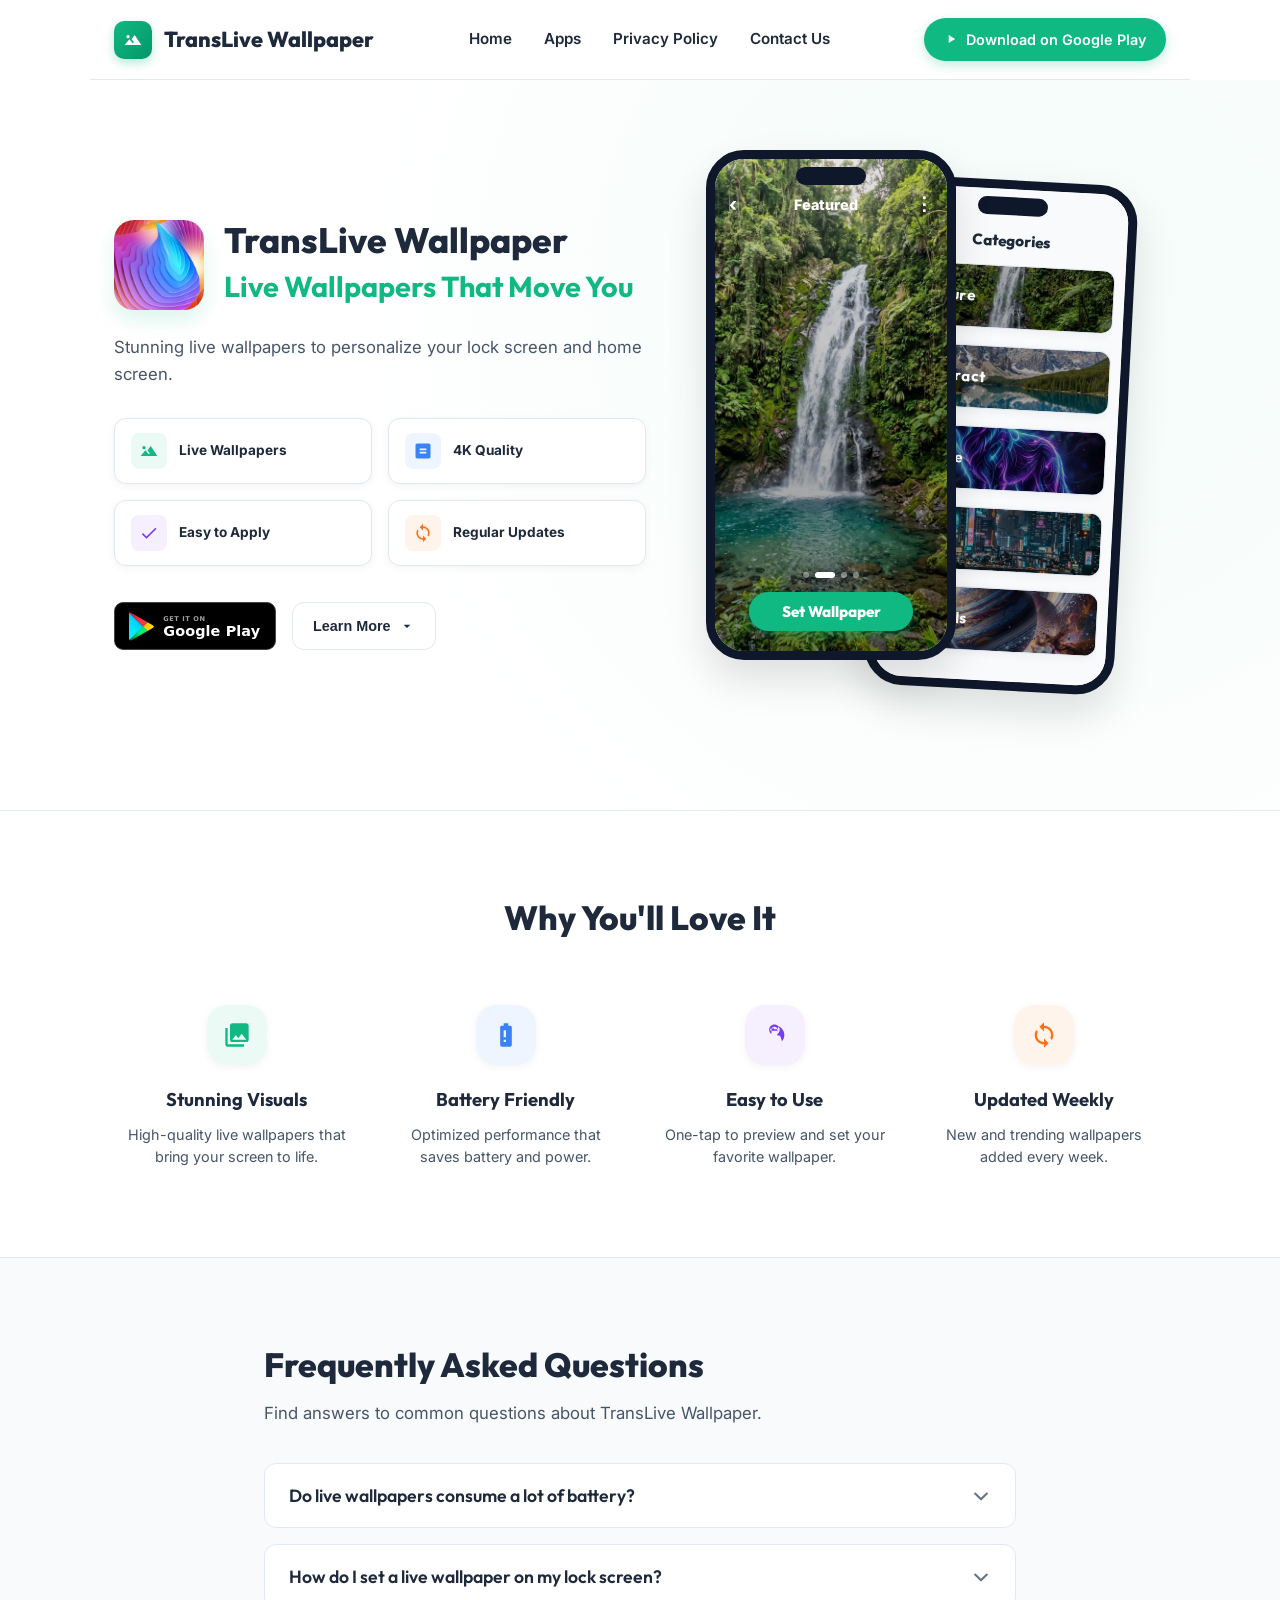
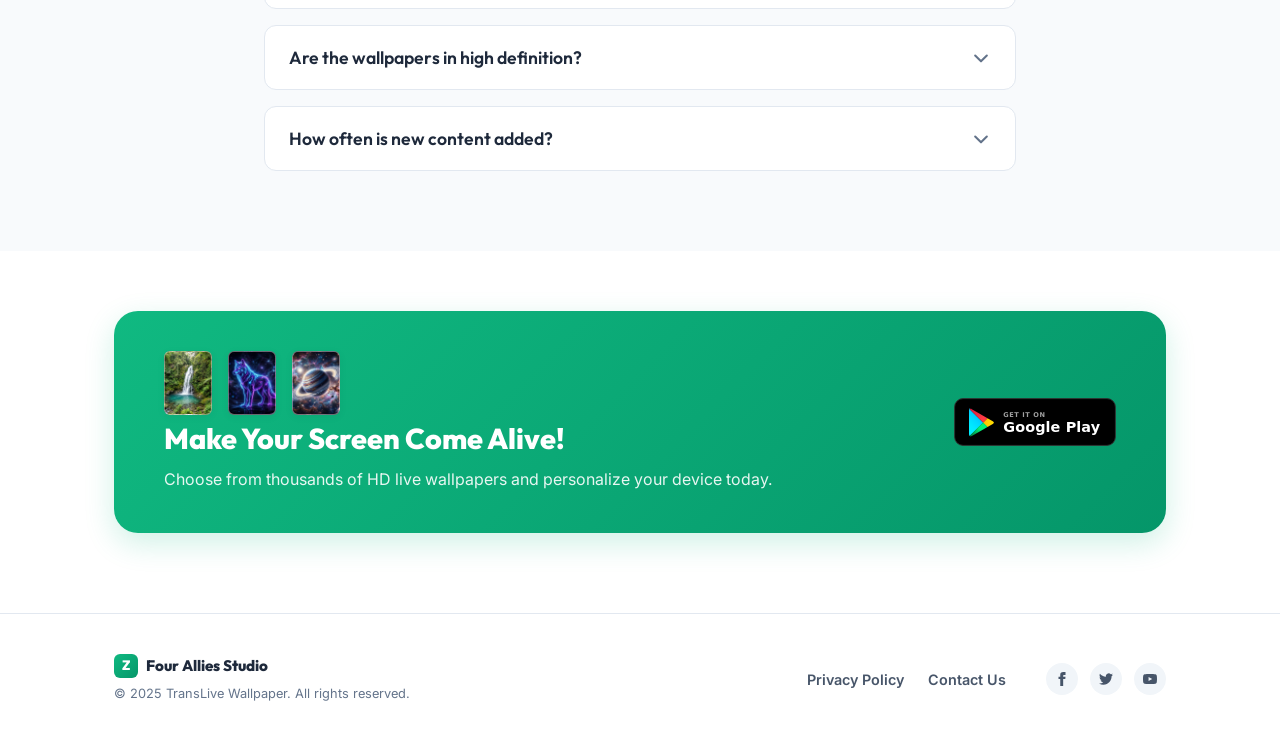
<file: translive-wallpaper/index.html>
<!DOCTYPE html>
<html lang="en">
<head>
  <meta charset="UTF-8">
  <meta name="viewport" content="width=device-width, initial-scale=1.0">
  <meta name="description" content="TransLive Wallpaper - Live Wallpapers That Move You. Stunning live wallpapers to personalize your lock screen and home screen.">
  <title>TransLive Wallpaper - Live Wallpapers by Four Allies Studio</title>
  <link rel="icon" type="image/webp" href="logo.webp">
  <link href="https://fonts.googleapis.com/css2?family=Inter:wght@400;500;600;700&family=Outfit:wght@500;600;700;800&display=swap" rel="stylesheet">
  <style>
    :root {
      --primary: #10B981;
      --primary-light: #D1FAE5;
      --primary-hover: #059669;
      --text-dark: #1E293B;
      --text-medium: #475569;
      --text-light: #64748B;
      --bg-light: #F8FAFC;
      --bg-white: #FFFFFF;
      --border-color: #E2E8F0;
      --shadow-sm: 0 2px 8px rgba(0, 0, 0, 0.05);
      --shadow-md: 0 10px 25px rgba(16, 185, 129, 0.08);
      --shadow-lg: 0 20px 40px rgba(0, 0, 0, 0.12);
    }
    * { box-sizing: border-box; margin: 0; padding: 0; }
    a, button {
      -webkit-tap-highlight-color: transparent;
      touch-action: manipulation;
    }
    body {
      font-family: 'Inter', sans-serif;
      color: var(--text-medium);
      background-color: var(--bg-white);
      line-height: 1.6;
    }
    .container {
      width: 100%;
      max-width: 1100px;
      margin: 0 auto;
      padding: 0 24px;
    }
    header {
      height: 80px;
      display: flex;
      align-items: center;
      justify-content: space-between;
      border-bottom: 1px solid var(--border-color);
      background-color: var(--bg-white);
    }
    .logo-area {
      display: flex;
      align-items: center;
      gap: 12px;
      text-decoration: none;
    }
    .logo-icon {
      width: 38px;
      height: 38px;
      background: linear-gradient(135deg, #10B981 0%, #059669 100%);
      border-radius: 10px;
      display: flex;
      align-items: center;
      justify-content: center;
      box-shadow: 0 4px 10px rgba(16, 185, 129, 0.3);
    }
    .logo-title {
      font-family: 'Outfit', sans-serif;
      font-weight: 800;
      font-size: 1.35rem;
      color: var(--text-dark);
    }
    nav {
      display: flex;
      align-items: center;
      gap: 32px;
    }
    nav a {
      color: var(--text-dark);
      text-decoration: none;
      font-weight: 600;
      font-size: 0.95rem;
      transition: color 0.2s ease;
    }
    nav a:hover {
      color: var(--primary);
    }
    .header-btn {
      background-color: var(--primary);
      color: white;
      text-decoration: none;
      padding: 10px 20px;
      border-radius: 30px;
      font-weight: 600;
      font-size: 0.9rem;
      display: flex;
      align-items: center;
      gap: 8px;
      transition: background-color 0.2s ease;
      box-shadow: 0 4px 12px rgba(16, 185, 129, 0.25);
    }
    .header-btn:hover {
      background-color: var(--primary-hover);
    }
    .play-mini-icon {
      width: 14px;
      height: 14px;
      fill: currentColor;
    }
    .hero {
      padding: 70px 0 90px 0;
      background: radial-gradient(circle at 80% 30%, rgba(16, 185, 129, 0.05) 0%, rgba(255, 255, 255, 0) 60%);
      overflow: hidden;
    }
    .hero-container {
      display: flex;
      align-items: center;
      justify-content: space-between;
      gap: 40px;
    }
    .hero-content {
      flex: 1;
      max-width: 540px;
    }
    .app-branding {
      display: flex;
      align-items: center;
      gap: 20px;
      margin-bottom: 24px;
    }
    .app-main-logo {
      width: 90px;
      height: 90px;
      border-radius: 20px;
      box-shadow: 0 10px 20px rgba(16, 185, 129, 0.15);
    }
    .app-branding-text h1 {
      font-family: 'Outfit', sans-serif;
      font-size: 2.2rem;
      font-weight: 800;
      color: var(--text-dark);
      line-height: 1.1;
    }
    .app-branding-text h2 {
      font-family: 'Outfit', sans-serif;
      font-size: 1.8rem;
      font-weight: 700;
      color: var(--primary);
      margin-top: 4px;
    }
    .hero-desc {
      font-size: 1.05rem;
      color: var(--text-medium);
      margin-bottom: 30px;
      line-height: 1.6;
    }
    .features-badge-grid {
      display: grid;
      grid-template-columns: 1fr 1fr;
      gap: 16px;
      margin-bottom: 36px;
    }
    .badge-card {
      background-color: var(--bg-white);
      border: 1px solid var(--border-color);
      border-radius: 12px;
      padding: 14px 16px;
      display: flex;
      align-items: center;
      gap: 12px;
      box-shadow: var(--shadow-sm);
    }
    .badge-icon-box {
      width: 36px;
      height: 36px;
      border-radius: 8px;
      display: flex;
      align-items: center;
      justify-content: center;
      flex-shrink: 0;
    }
    .badge-text {
      font-size: 0.85rem;
      font-weight: 700;
      color: var(--text-dark);
    }
    .bg-green { background-color: rgba(16, 185, 129, 0.08); color: var(--primary); }
    .bg-blue { background-color: rgba(59, 130, 246, 0.08); color: #3B82F6; }
    .bg-purple { background-color: rgba(124, 58, 237, 0.08); color: #7C3AED; }
    .bg-orange { background-color: rgba(249, 115, 22, 0.08); color: #F97316; }

    .hero-ctas {
      display: flex;
      align-items: center;
      gap: 16px;
    }
    .play-badge-link img {
      height: 48px;
      transition: transform 0.2s ease;
      display: block;
    }
    .play-badge-link:hover img {
      transform: translateY(-2px);
    }
    .learn-more-btn {
      background-color: var(--bg-white);
      border: 1.5px solid var(--border-color);
      color: var(--text-dark);
      padding: 0 20px;
      height: 48px;
      border-radius: 12px;
      font-weight: 700;
      font-size: 0.9rem;
      display: flex;
      align-items: center;
      gap: 8px;
      cursor: pointer;
      transition: all 0.2s ease;
    }
    .learn-more-btn:hover {
      border-color: var(--text-light);
      background-color: var(--bg-light);
    }
    .chevron-icon {
      width: 16px;
      height: 16px;
      fill: currentColor;
    }

    /* Dual Phone Mockups Container */
    .mockups-area {
      flex: 1;
      display: flex;
      justify-content: center;
      position: relative;
      height: 570px;
      max-width: 480px;
    }
    .iphone-device {
      position: absolute;
      width: 250px;
      height: 510px;
      border: 9px solid #0F172A;
      border-radius: 38px;
      background-color: var(--bg-white);
      box-shadow: var(--shadow-lg);
      overflow: hidden;
    }
    .iphone-device::before {
      content: '';
      position: absolute;
      top: 8px;
      left: 50%;
      transform: translateX(-50%);
      width: 70px;
      height: 18px;
      background-color: #0F172A;
      border-radius: 10px;
      z-index: 10;
    }
    .phone-foreground {
      left: 20px;
      top: 0px;
      z-index: 5;
    }
    .game-screen {
      height: 100%;
      background: linear-gradient(rgba(0,0,0,0.1), rgba(0,0,0,0.45)), url('themes/waterfall.jpg') no-repeat center center;
      background-size: cover;
      display: flex;
      flex-direction: column;
      justify-content: space-between;
      padding: 30px 14px 20px 14px;
      color: white;
    }
    .game-status-bar {
      display: flex;
      align-items: center;
      justify-content: space-between;
      font-size: 0.8rem;
      font-weight: 700;
    }
    .back-arrow { font-size: 1.2rem; cursor: pointer; }
    
    .set-wallpaper-container {
      display: flex;
      flex-direction: column;
      align-items: center;
      gap: 14px;
      width: 100%;
    }
    .dots-indicator {
      display: flex;
      gap: 6px;
    }
    .dot-node {
      width: 6px;
      height: 6px;
      border-radius: 50%;
      background-color: rgba(255, 255, 255, 0.4);
    }
    .dot-node-active {
      width: 20px;
      border-radius: 4px;
      background-color: white;
    }
    .set-btn {
      background-color: var(--primary);
      color: white;
      border: none;
      width: 80%;
      padding: 10px 0;
      border-radius: 20px;
      font-family: 'Outfit', sans-serif;
      font-weight: 800;
      font-size: 0.95rem;
      cursor: pointer;
      box-shadow: 0 4px 10px rgba(16,185,129,0.4);
    }

    /* Phone 2 (Categories layout) */
    .phone-background {
      left: 190px;
      top: 30px;
      z-index: 2;
      transform: rotate(3deg);
    }
    .categories-screen {
      height: 100%;
      background-color: var(--bg-light);
      display: flex;
      flex-direction: column;
      padding: 40px 10px 20px 10px;
    }
    .categories-header {
      font-family: 'Outfit', sans-serif;
      font-size: 0.95rem;
      font-weight: 800;
      color: var(--text-dark);
      margin-bottom: 12px;
      text-align: center;
    }
    .categories-grid {
      display: grid;
      grid-template-columns: 1fr;
      gap: 8px;
      overflow-y: auto;
      flex: 1;
    }
    .category-row-card {
      height: 64px;
      border-radius: 12px;
      overflow: hidden;
      position: relative;
      border: 1px solid var(--border-color);
      box-shadow: var(--shadow-sm);
      display: flex;
      align-items: center;
      padding-left: 20px;
      color: white;
      font-family: 'Outfit', sans-serif;
      font-weight: 700;
      font-size: 0.95rem;
      letter-spacing: 0.5px;
    }
    .category-bg {
      position: absolute;
      top: 0; left: 0; width: 100%; height: 100%;
      background-size: cover;
      background-position: center;
      z-index: 1;
      filter: brightness(0.65);
    }
    .category-name { z-index: 2; }

    .love-it {
      padding: 80px 0;
      border-top: 1px solid var(--border-color);
    }
    .section-title {
      font-family: 'Outfit', sans-serif;
      font-size: 2.1rem;
      font-weight: 800;
      color: var(--text-dark);
      text-align: center;
      margin-bottom: 50px;
    }
    .grid-4-cols {
      display: grid;
      grid-template-columns: repeat(4, 1fr);
      gap: 24px;
    }
    .love-card {
      text-align: center;
      padding: 10px;
    }
    .love-icon-box {
      width: 60px;
      height: 60px;
      border-radius: 20px;
      display: flex;
      align-items: center;
      justify-content: center;
      margin: 0 auto 20px auto;
      box-shadow: var(--shadow-sm);
    }
    .love-icon-box svg {
      width: 28px;
      height: 28px;
    }
    .icon-gallery { color: #10B981; background-color: rgba(16, 185, 129, 0.08); }
    .icon-battery { color: #3B82F6; background-color: rgba(59, 130, 246, 0.08); }
    .icon-click { color: #7C3AED; background-color: rgba(124, 58, 237, 0.08); }
    .icon-refresh { color: #F97316; background-color: rgba(249, 115, 22, 0.08); }

    .love-card h3 {
      font-family: 'Outfit', sans-serif;
      font-size: 1.15rem;
      font-weight: 700;
      color: var(--text-dark);
      margin-bottom: 10px;
    }
    .love-card p {
      font-size: 0.9rem;
      color: var(--text-medium);
      line-height: 1.5;
    }

    .themes-sec {
      padding: 80px 0;
      background-color: var(--bg-light);
      border-top: 1px solid var(--border-color);
    }
    .themes-header {
      margin-bottom: 36px;
      max-width: 500px;
    }
    .themes-header h2 {
      font-family: 'Outfit', sans-serif;
      font-size: 2.1rem;
      font-weight: 800;
      color: var(--text-dark);
      margin-bottom: 8px;
    }
    .themes-header p {
      color: var(--text-medium);
      font-size: 1.05rem;
    }
    .themes-row {
      display: grid;
      grid-template-columns: repeat(5, 1fr);
      gap: 16px;
    }
    .theme-card {
      aspect-ratio: 1 / 1;
      border-radius: 16px;
      overflow: hidden;
      box-shadow: var(--shadow-sm);
      transition: transform 0.2s ease;
      cursor: pointer;
    }
    .theme-card:hover {
      transform: translateY(-4px);
    }
    .theme-img {
      width: 100%;
      height: 100%;
      object-fit: cover;
      display: block;
    }
    .more-themes-card {
      background-color: var(--primary);
      color: white;
      display: flex;
      flex-direction: column;
      align-items: center;
      justify-content: center;
      text-align: center;
      padding: 10px;
      text-decoration: none;
    }
    .more-themes-card:hover {
      background-color: var(--primary-hover);
    }
    .more-themes-title {
      font-family: 'Outfit', sans-serif;
      font-weight: 700;
      font-size: 1.05rem;
      margin-bottom: 4px;
    }
    .more-themes-dots {
      font-size: 1.2rem;
      letter-spacing: 2px;
    }

    .cta-banner-sec {
      padding: 60px 0 80px 0;
    }
    .cta-banner {
      background: linear-gradient(135deg, var(--primary) 0%, var(--primary-hover) 100%);
      border-radius: 24px;
      padding: 40px 50px;
      display: flex;
      align-items: center;
      justify-content: space-between;
      box-shadow: 0 10px 30px rgba(16, 185, 129, 0.2);
      color: white;
    }
    .cta-left-graphics {
      display: flex;
      align-items: center;
      gap: 16px;
    }
    .cta-graphic-item {
      width: 48px;
      height: 64px;
      border-radius: 6px;
      border: 1.5px solid rgba(255,255,255,0.4);
      background-size: cover;
      background-position: center;
      box-shadow: var(--shadow-sm);
    }
    .cta-banner-text h2 {
      font-family: 'Outfit', sans-serif;
      font-size: 1.8rem;
      font-weight: 800;
      margin-bottom: 6px;
    }
    .cta-banner-text p {
      font-size: 1rem;
      opacity: 0.9;
    }
    .cta-banner-btn img {
      height: 48px;
      display: block;
      transition: transform 0.2s ease;
    }
    .cta-banner-btn:hover img {
      transform: translateY(-2px);
    }

    footer {
      padding: 40px 0;
      border-top: 1px solid var(--border-color);
      background-color: var(--bg-white);
      font-size: 0.9rem;
    }
    .footer-container {
      display: flex;
      align-items: center;
      justify-content: space-between;
    }
    .footer-left {
      display: flex;
      flex-direction: column;
      gap: 6px;
    }
    .footer-logo {
      display: flex;
      align-items: center;
      gap: 8px;
      text-decoration: none;
    }
    .footer-logo-icon {
      width: 24px;
      height: 24px;
      background: linear-gradient(135deg, #10B981 0%, #059669 100%);
      border-radius: 6px;
      display: flex;
      align-items: center;
      justify-content: center;
      color: white;
      font-family: 'Outfit', sans-serif;
      font-weight: 800;
      font-size: 0.85rem;
    }
    .footer-logo-title {
      font-family: 'Outfit', sans-serif;
      font-weight: 800;
      font-size: 0.95rem;
      color: var(--text-dark);
    }
    .footer-copyright {
      color: var(--text-light);
      font-size: 0.8rem;
    }
    .footer-right {
      display: flex;
      align-items: center;
      gap: 40px;
    }
    .footer-links {
      display: flex;
      gap: 24px;
    }
    .footer-links a {
      color: var(--text-medium);
      text-decoration: none;
      font-weight: 600;
    }
    .footer-links a:hover {
      color: var(--primary);
    }
    .footer-socials {
      display: flex;
      gap: 12px;
    }
    .social-circle {
      width: 32px;
      height: 32px;
      border-radius: 50%;
      background-color: #F1F5F9;
      display: flex;
      align-items: center;
      justify-content: center;
      color: var(--text-medium);
      text-decoration: none;
      transition: all 0.2s ease;
    }
    .social-circle:hover {
      background-color: var(--primary-light);
      color: var(--primary);
    }
    .social-circle svg {
      width: 14px;
      height: 14px;
      fill: currentColor;
    }

    @media (max-width: 992px) {
      .hero { padding: 48px 0; }
      .love-it, .themes-sec { padding: 40px 0; }
      .hero-container { flex-direction: column; text-align: center; padding-bottom: 40px; }
      .hero-content { max-width: 100%; display: flex; flex-direction: column; align-items: center; }
      .features-badge-grid { max-width: 500px; width: 100%; }
      .mockups-area { display: block; width: 440px; height: 510px; margin: 20px auto 0 auto; transform-origin: top center; flex: none; }
      .grid-4-cols { grid-template-columns: repeat(2, 1fr); gap: 30px; }
      .themes-row { grid-template-columns: repeat(3, 1fr); }
      .cta-banner { flex-direction: column; gap: 24px; text-align: center; padding: 30px 24px; }
      .cta-left-graphics { justify-content: center; }
    }
    @media (max-width: 768px) {
      header { flex-direction: row; height: 70px; padding: 0 24px; justify-content: space-between; align-items: center; }
      nav { display: none; }
      .header-btn { padding: 8px 16px; font-size: 0.8rem; }
      .footer-container { flex-direction: column; gap: 24px; text-align: center; }
      .footer-right { flex-direction: column; gap: 16px; }
    }
    @media (max-width: 576px) {
      .app-branding-text h1 { font-size: 1.8rem; }
      .app-branding-text h2 { font-size: 1.4rem; }
      .features-badge-grid { grid-template-columns: 1fr; }
      .mockups-area { transform: scale(0.78); height: 400px; margin-bottom: -110px; }
      .grid-4-cols { grid-template-columns: 1fr; }
      .themes-row { grid-template-columns: repeat(2, 1fr); }
      .theme-card:nth-child(4) { display: none; }
    }
    @media (max-width: 480px) {
      .hero-ctas { flex-direction: column; width: 100%; gap: 12px; }
      .play-badge-link { width: 100%; display: flex; justify-content: center; }
      .play-badge-link img { height: 48px; }
      .learn-more-btn { width: 100%; height: 48px; justify-content: center; }
      .header-btn { font-size: 0; padding: 8px 18px; border-radius: 20px; box-shadow: none; }
      .header-btn svg { display: none; }
      .header-btn::after { content: 'GET'; font-size: 0.85rem; font-weight: 800; letter-spacing: 0.5px; }
      .mockups-area { transform: scale(0.72); height: 370px; margin-bottom: -140px; }
    }
    @media (max-width: 360px) {
      .mockups-area { transform: scale(0.58); height: 300px; margin-bottom: -210px; }
    }
  </style>
</head>
<body>

  <header class="container">
    <a href="../index.html" class="logo-area">
      <div class="logo-icon">
        <svg viewBox="0 0 24 24" fill="white" width="20" height="20"><path d="M14 6l-3.75 5 2.85 3.8-1.6 1.2L7.75 11 2 18h20L14 6zm-8 4a2 2 0 100-4 2 2 0 000 4z"/></svg>
      </div>
      <span class="logo-title">TransLive Wallpaper</span>
    </a>
    <nav>
      <a href="../index.html">Home</a>
      <a href="../index.html#apps">Apps</a>
      <a href="../privacy.html">Privacy Policy</a>
      <a href="mailto:contact@fouralliesstudio.com">Contact Us</a>
    </nav>
    <a href="https://play.google.com/store/apps/details?id=com.translive.wallpaper" class="header-btn" target="_blank" rel="noopener noreferrer">
      <svg class="play-mini-icon" viewBox="0 0 24 24"><path d="M8 5v14l11-7z"/></svg>
      Download on Google Play
    </a>
  </header>

  <main>
    <section class="hero">
      <div class="container hero-container">
        <div class="hero-content">
          <div class="app-branding">
            <img src="logo.webp" alt="TransLive Wallpaper Logo" class="app-main-logo">
            <div class="app-branding-text">
              <h1>TransLive Wallpaper</h1>
              <h2>Live Wallpapers That Move You</h2>
            </div>
          </div>
          <p class="hero-desc">
            Stunning live wallpapers to personalize your lock screen and home screen.
          </p>

          <div class="features-badge-grid">
            <div class="badge-card">
              <div class="badge-icon-box bg-green">
                <svg viewBox="0 0 24 24" fill="currentColor" width="20" height="20"><path d="M14 6l-3.75 5 2.85 3.8-1.6 1.2L7.75 11 2 18h20L14 6zm-8 4a2 2 0 100-4 2 2 0 000 4z"/></svg>
              </div>
              <span class="badge-text">Live Wallpapers</span>
            </div>
            
            <div class="badge-card">
              <div class="badge-icon-box bg-blue">
                <svg viewBox="0 0 24 24" fill="currentColor" width="20" height="20"><path d="M19 3H5c-1.1 0-2 .9-2 2v14c0 1.1.9 2 2 2h14c1.1 0 2-.9 2-2V5c0-1.1-.9-2-2-2zm-3 12H8v-2h8v2zm0-4H8V9h8v2z"/></svg>
              </div>
              <span class="badge-text">4K Quality</span>
            </div>
            
            <div class="badge-card">
              <div class="badge-icon-box bg-purple">
                <svg viewBox="0 0 24 24" fill="currentColor" width="20" height="20"><path d="M9 16.2L4.8 12l-1.4 1.4L9 19 21 7l-1.4-1.4L9 16.2z"/></svg>
              </div>
              <span class="badge-text">Easy to Apply</span>
            </div>
            
            <div class="badge-card">
              <div class="badge-icon-box bg-orange">
                <svg viewBox="0 0 24 24" fill="currentColor" width="20" height="20"><path d="M12 4V1L8 5l4 4V6c3.31 0 6 2.69 6 6 0 1.01-.25 1.97-.7 2.8l1.46 1.46C19.54 15.03 20 13.57 20 12c0-4.42-3.58-8-8-8zm-6 8c0-1.01.25-1.97.7-2.8L5.24 7.74C4.46 9.22 4 10.97 4 12c0 4.42 3.58 8 8 8v3l4-4-4-4v3c-3.31 0-6-2.69-6-6z"/></svg>
              </div>
              <span class="badge-text">Regular Updates</span>
            </div>
          </div>

          <div class="hero-ctas">
            <a href="https://play.google.com/store/apps/details?id=com.translive.wallpaper" class="play-badge-link" target="_blank" rel="noopener noreferrer">
              <img src="../google-play-badge.svg" alt="Get it on Google Play">
            </a>
            <button class="learn-more-btn" onclick="document.getElementById('why-love-it').scrollIntoView({behavior: 'smooth'})">
              Learn More
              <svg class="chevron-icon" viewBox="0 0 24 24"><path d="M7 10l5 5 5-5z"/></svg>
            </button>
          </div>
        </div>

        <!-- Right Side Dual Phone Mockup -->
        <div class="mockups-area">
          
          <!-- Background Phone (Categories selection screen) -->
          <div class="iphone-device phone-background">
            <div class="categories-screen">
              <div class="categories-header">Categories</div>
              <div class="categories-grid">
                <div class="category-row-card">
                  <div class="category-bg" style="background-image: url('themes/waterfall.jpg');"></div>
                  <span class="category-name">Nature</span>
                </div>
                <div class="category-row-card">
                  <div class="category-bg" style="background-image: url('themes/lake.jpg');"></div>
                  <span class="category-name">Abstract</span>
                </div>
                <div class="category-row-card">
                  <div class="category-bg" style="background-image: url('themes/wolf.jpg');"></div>
                  <span class="category-name">Anime</span>
                </div>
                <div class="category-row-card">
                  <div class="category-bg" style="background-image: url('themes/city.jpg');"></div>
                  <span class="category-name">City</span>
                </div>
                <div class="category-row-card">
                  <div class="category-bg" style="background-image: url('themes/planet.jpg');"></div>
                  <span class="category-name">Animals</span>
                </div>
              </div>
            </div>
          </div>

          <!-- Foreground Phone (Waterfall Live preview screen) -->
          <div class="iphone-device phone-foreground">
            <div class="game-screen">
              <div class="game-status-bar">
                <span class="back-arrow">‹</span>
                <span style="font-weight:800; font-size:0.9rem;">Featured</span>
                <span style="font-size: 1.1rem;">⋮</span>
              </div>
              
              <div class="set-wallpaper-container">
                <div class="dots-indicator">
                  <div class="dot-node"></div>
                  <div class="dot-node dot-node-active"></div>
                  <div class="dot-node"></div>
                  <div class="dot-node"></div>
                </div>
                <button class="set-btn">Set Wallpaper</button>
              </div>
            </div>
          </div>

        </div>
      </div>
    </section>

    <!-- Why You'll Love It -->
    <section id="why-love-it" class="love-it">
      <div class="container">
        <h2 class="section-title">Why You'll Love It</h2>
        <div class="grid-4-cols">
          <div class="love-card">
            <div class="love-icon-box icon-gallery">
              <svg viewBox="0 0 24 24" fill="currentColor"><path d="M22 16V4c0-1.1-.9-2-2-2H8c-1.1 0-2 .9-2 2v12c0 1.1.9 2 2 2h12c1.1 0 2-.9 2-2zm-11-4l2.03 2.71L16 11l4 5H8l3-4zM2 6v14c0 1.1.9 2 2 2h14v-2H4V6H2z"/></svg>
            </div>
            <h3>Stunning Visuals</h3>
            <p>High-quality live wallpapers that bring your screen to life.</p>
          </div>

          <div class="love-card">
            <div class="love-icon-box icon-battery">
              <svg viewBox="0 0 24 24" fill="currentColor"><path d="M15.67 4H14V2h-4v2H8.33C7.6 4 7 4.6 7 5.33v15.33C7 21.4 7.6 22 8.33 22h7.33c.74 0 1.34-.6 1.34-1.33V5.33C17 4.6 16.4 4 15.67 4zM12 18h-2v-2h2v2zm0-4h-2V8h2v6z"/></svg>
            </div>
            <h3>Battery Friendly</h3>
            <p>Optimized performance that saves battery and power.</p>
          </div>

          <div class="love-card">
            <div class="love-icon-box icon-click">
              <svg viewBox="0 0 24 24" fill="currentColor"><path d="M9 11.24V7.5a2.5 2.5 0 0 1 5 0v3.74c1.21-.81 2-2.18 2-3.74C16 5.01 13.99 3 11.5 3S7 5.01 7 7.5c0 1.56.79 2.93 2 3.74zm7.9 2.54c-.26-.81-1-1.39-1.9-1.39h-1v-3c0-.55-.45-1-1-1H8v-2h2c.55 0 1-.45 1-1V7h2c1.1 0 2-.9 2-2v-.41c2.93 1.19 5 4.06 5 7.41 0 2.08-.8 3.97-2.1 5.39z"/></svg>
            </div>
            <h3>Easy to Use</h3>
            <p>One-tap to preview and set your favorite wallpaper.</p>
          </div>

          <div class="love-card">
            <div class="love-icon-box icon-refresh">
              <svg viewBox="0 0 24 24" fill="currentColor"><path d="M12 4V1L8 5l4 4V6c3.31 0 6 2.69 6 6 0 1.01-.25 1.97-.7 2.8l1.46 1.46C19.54 15.03 20 13.57 20 12c0-4.42-3.58-8-8-8zm-6 8c0-1.01.25-1.97.7-2.8L5.24 7.74C4.46 9.22 4 10.97 4 12c0 4.42 3.58 8 8 8v3l4-4-4-4v3c-3.31 0-6-2.69-6-6z"/></svg>
            </div>
            <h3>Updated Weekly</h3>
            <p>New and trending wallpapers added every week.</p>
          </div>
        </div>
      </div>
    </section>

    <!-- FAQ Section -->
    <style>
      .faq-section {
        padding: 80px 0;
        background-color: var(--bg-light);
        border-top: 1px solid var(--border-color);
      }
      .faq-container {
        max-width: 800px;
        margin: 0 auto;
      }
      .faq-section .section-title {
        margin-bottom: 8px;
        text-align: left;
      }
      .faq-section p.subtitle {
        margin-bottom: 36px;
        font-size: 1.05rem;
        color: var(--text-medium);
      }
      .faq-list {
        display: flex;
        flex-direction: column;
        gap: 16px;
      }
      .faq-item {
        border: 1px solid var(--border-color);
        border-radius: 12px;
        overflow: hidden;
        background-color: var(--bg-white);
        transition: all 0.2s ease;
      }
      .faq-item:hover {
        border-color: var(--text-light);
      }
      .faq-item.open {
        border-color: var(--primary);
        box-shadow: var(--shadow-sm);
      }
      .faq-trigger {
        width: 100%;
        padding: 20px 24px;
        display: flex;
        justify-content: space-between;
        align-items: center;
        text-align: left;
        background: none;
        border: none;
        cursor: pointer;
      }
      .faq-trigger span {
        font-family: 'Outfit', sans-serif;
        font-size: 1.1rem;
        font-weight: 600;
        color: var(--text-dark);
        flex: 1;
      }
      .faq-chevron {
        width: 20px;
        height: 20px;
        color: var(--text-light);
        transition: transform 0.2s ease;
      }
      .faq-item.open .faq-chevron {
        transform: rotate(180deg);
        color: var(--primary);
      }
      .faq-content {
        max-height: 0;
        overflow: hidden;
        transition: max-height 0.2s ease-out;
      }
      .faq-item.open .faq-content {
        max-height: 300px;
      }
      .faq-content p {
        padding: 0 24px 20px 24px;
        font-size: 0.95rem;
        color: var(--text-medium);
        line-height: 1.6;
      }
    </style>

    <section class="faq-section" id="faq">
      <div class="container faq-container">
        <div class="themes-header" style="max-width: 100%;">
          <h2 class="section-title">Frequently Asked Questions</h2>
          <p class="subtitle">Find answers to common questions about TransLive Wallpaper.</p>
        </div>
        <div class="faq-list">
          <div class="faq-item">
            <button class="faq-trigger" aria-expanded="false">
              <span>Do live wallpapers consume a lot of battery?</span>
              <svg class="faq-chevron" viewBox="0 0 24 24" fill="none" stroke="currentColor" stroke-width="2.5"><path stroke-linecap="round" stroke-linejoin="round" d="M19 9l-7 7-7-7"/></svg>
            </button>
            <div class="faq-content">
              <p>No. Our live wallpapers are highly optimized. The animation rendering automatically pauses when your screen is locked or when you are using other apps, conserving battery power.</p>
            </div>
          </div>
          
          <div class="faq-item">
            <button class="faq-trigger" aria-expanded="false">
              <span>How do I set a live wallpaper on my lock screen?</span>
              <svg class="faq-chevron" viewBox="0 0 24 24" fill="none" stroke="currentColor" stroke-width="2.5"><path stroke-linecap="round" stroke-linejoin="round" d="M19 9l-7 7-7-7"/></svg>
            </button>
            <div class="faq-content">
              <p>Open the app, select your preferred live wallpaper, tap "Set Wallpaper", and choose "Home screen and Lock screen" when the system prompt appears.</p>
            </div>
          </div>

          <div class="faq-item">
            <button class="faq-trigger" aria-expanded="false">
              <span>Are the wallpapers in high definition?</span>
              <svg class="faq-chevron" viewBox="0 0 24 24" fill="none" stroke="currentColor" stroke-width="2.5"><path stroke-linecap="round" stroke-linejoin="round" d="M19 9l-7 7-7-7"/></svg>
            </button>
            <div class="faq-content">
              <p>Yes, all wallpapers are in high-definition (HD) format, supporting 4K, 2K, and 1080p resolutions to look crisp on screens of all sizes.</p>
            </div>
          </div>

          <div class="faq-item">
            <button class="faq-trigger" aria-expanded="false">
              <span>How often is new content added?</span>
              <svg class="faq-chevron" viewBox="0 0 24 24" fill="none" stroke="currentColor" stroke-width="2.5"><path stroke-linecap="round" stroke-linejoin="round" d="M19 9l-7 7-7-7"/></svg>
            </button>
            <div class="faq-content">
              <p>Our wallpaper database is updated weekly. We introduce fresh collections across various categories, including Nature, Abstract, Anime, and Cityscapes.</p>
            </div>
          </div>
        </div>
      </div>
    </section>

    <script>
      document.addEventListener("DOMContentLoaded", () => {
        const faqTriggers = document.querySelectorAll(".faq-trigger");
        faqTriggers.forEach(trigger => {
          trigger.addEventListener("click", () => {
            const faqItem = trigger.parentElement;
            const isOpen = faqItem.classList.contains("open");
            document.querySelectorAll(".faq-item").forEach(item => {
              item.classList.remove("open");
              item.querySelector(".faq-trigger").setAttribute("aria-expanded", "false");
            });
            if (!isOpen) {
              faqItem.classList.add("open");
              trigger.setAttribute("aria-expanded", "true");
            }
          });
        });
      });
    </script>

    <!-- Banner -->
    <section class="cta-banner-sec">
      <div class="container">
        <div class="cta-banner">
          <div class="cta-banner-left">
            <div class="cta-left-graphics">
              <div class="cta-graphic-item" style="background-image: url('themes/waterfall.jpg');"></div>
              <div class="cta-graphic-item" style="background-image: url('themes/wolf.jpg');"></div>
              <div class="cta-graphic-item" style="background-image: url('themes/planet.jpg');"></div>
            </div>
            <div class="cta-banner-text">
              <h2>Make Your Screen Come Alive!</h2>
              <p>Choose from thousands of HD live wallpapers and personalize your device today.</p>
            </div>
          </div>
          <a href="https://play.google.com/store/apps/details?id=com.translive.wallpaper" class="cta-banner-btn" target="_blank" rel="noopener noreferrer">
            <img src="../google-play-badge.svg" alt="Get it on Google Play">
          </a>
        </div>
      </div>
    </section>
  </main>

  <footer>
    <div class="container footer-container">
      <div class="footer-left">
        <a href="../index.html" class="footer-logo">
          <div class="footer-logo-icon">Z</div>
          <span class="footer-logo-title">Four Allies Studio</span>
        </a>
        <p class="footer-copyright">© 2025 TransLive Wallpaper. All rights reserved.</p>
      </div>
      
      <div class="footer-right">
        <div class="footer-links">
          <a href="../privacy.html">Privacy Policy</a>
          <a href="mailto:contact@fouralliesstudio.com">Contact Us</a>
        </div>
        <div class="footer-socials">
          <a href="#" class="social-circle">
            <svg viewBox="0 0 24 24"><path d="M9 8h-3v4h3v12h5v-12h3.642l.358-4h-4v-1.667c0-.955.192-1.333 1.115-1.333h2.885v-5h-3.808c-3.596 0-5.192 1.583-5.192 4.615v3.385z"/></svg>
          </a>
          <a href="#" class="social-circle">
            <svg viewBox="0 0 24 24"><path d="M23.953 4.57a10 10 0 0 1-2.825.775 4.958 4.958 0 0 0 2.163-2.723c-.951.555-2.005.959-3.127 1.184a4.92 4.92 0 0 0-8.384 4.482C7.69 8.095 4.067 6.13 1.64 3.162a4.822 4.822 0 0 0-.666 2.475c0 1.71.87 3.213 2.188 4.096a4.904 4.904 0 0 1-2.228-.616v.06a4.923 4.923 0 0 0 3.946 4.827 4.996 4.996 0 0 1-2.212.085 4.936 4.936 0 0 0 4.604 3.417 9.867 9.867 0 0 1-6.102 2.105c-.39 0-.779-.023-1.17-.067a13.995 13.995 0 0 0 7.557 2.209c9.053 0 13.998-7.496 13.998-13.985 0-.21 0-.42-.015-.63A9.935 9.935 0 0 0 24 4.59z"/></svg>
          </a>
          <a href="#" class="social-circle">
            <svg viewBox="0 0 24 24"><path d="M23.498 6.163a3.003 3.003 0 0 0-2.11-2.11C19.518 3.545 12 3.545 12 3.545s-7.518 0-9.388.508a3.003 3.003 0 0 0-2.11 2.11C0 8.033 0 12 0 12s0 3.967.502 5.837a3.003 3.003 0 0 0 2.11 2.11c1.87.508 9.388.508 9.388.508s7.518 0 9.388-.508a3.003 3.003 0 0 0 2.11-2.11C24 15.967 24 12 24 12s0-3.967-.502-5.837zM9.545 15.568V8.432L15.818 12l-6.273 3.568z"/></svg>
          </a>
        </div>
      </div>
    </div>
  </footer>

</body>
</html>
</file>
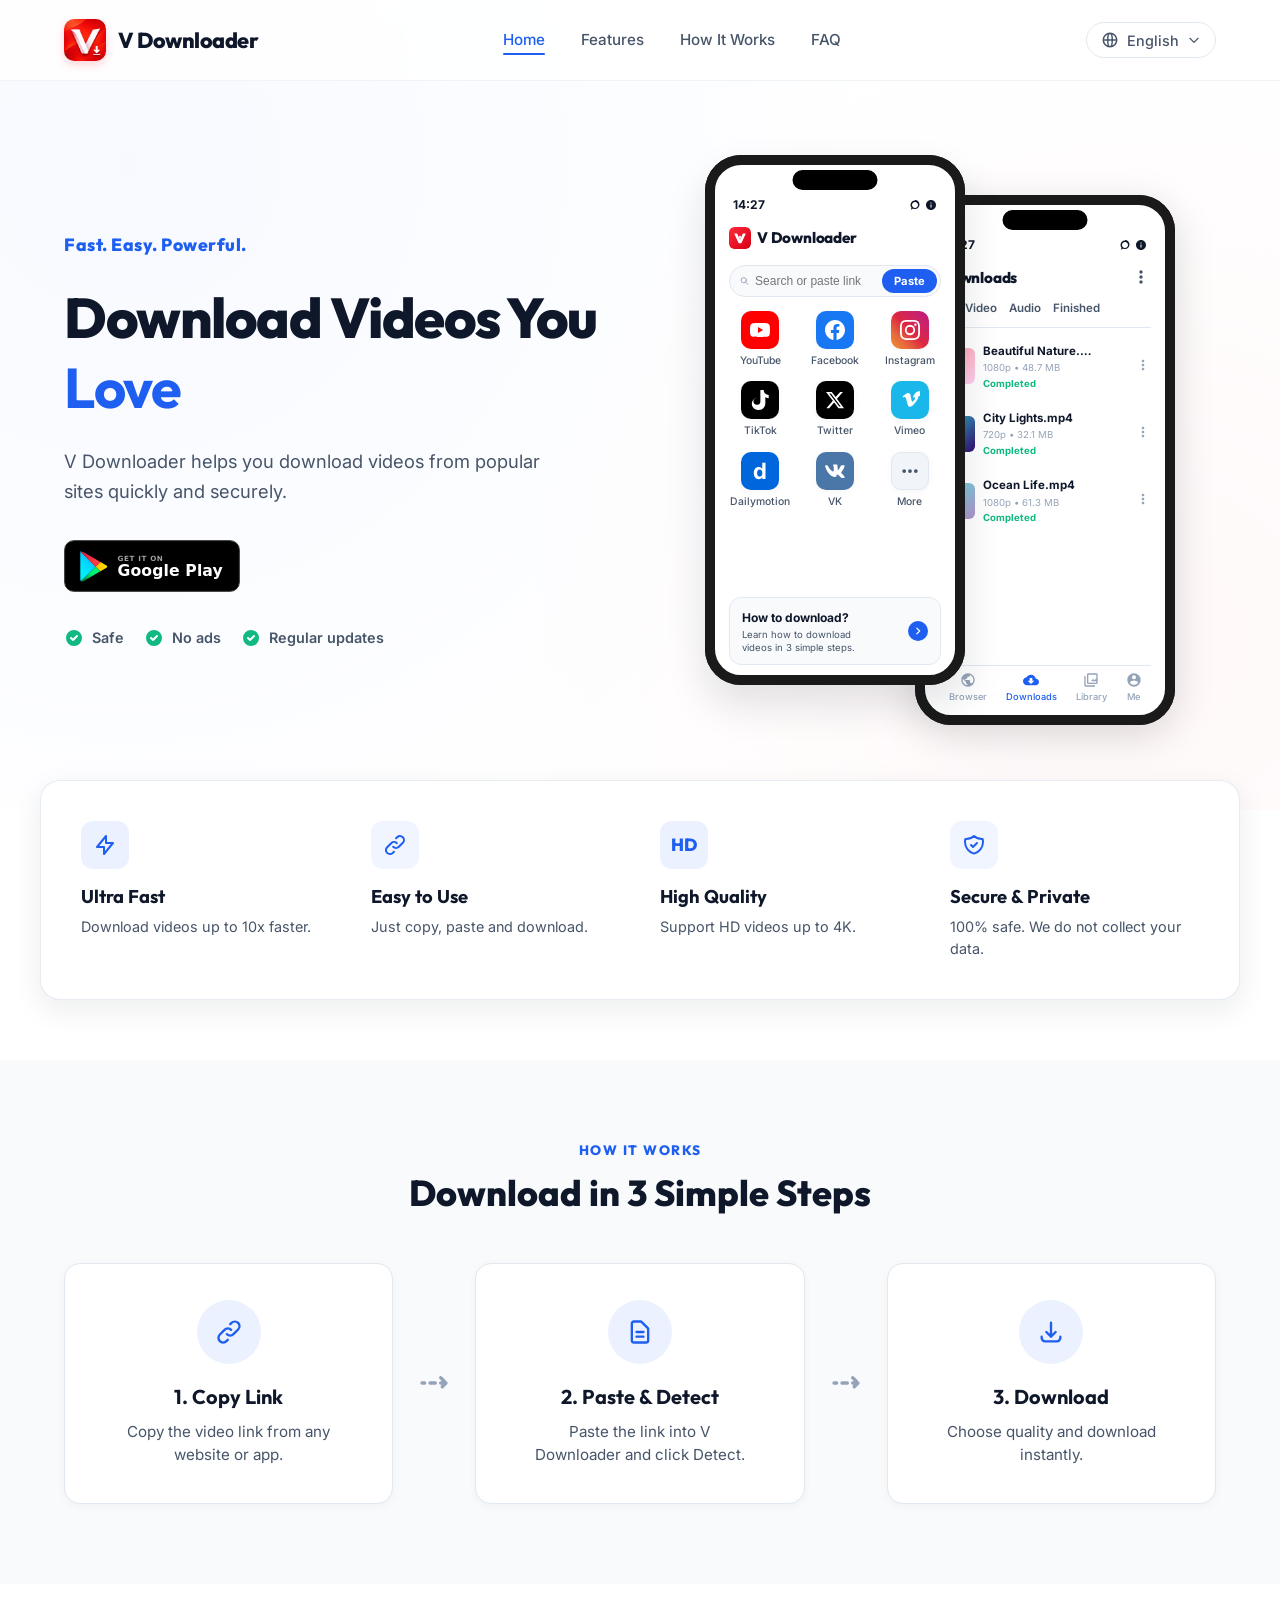
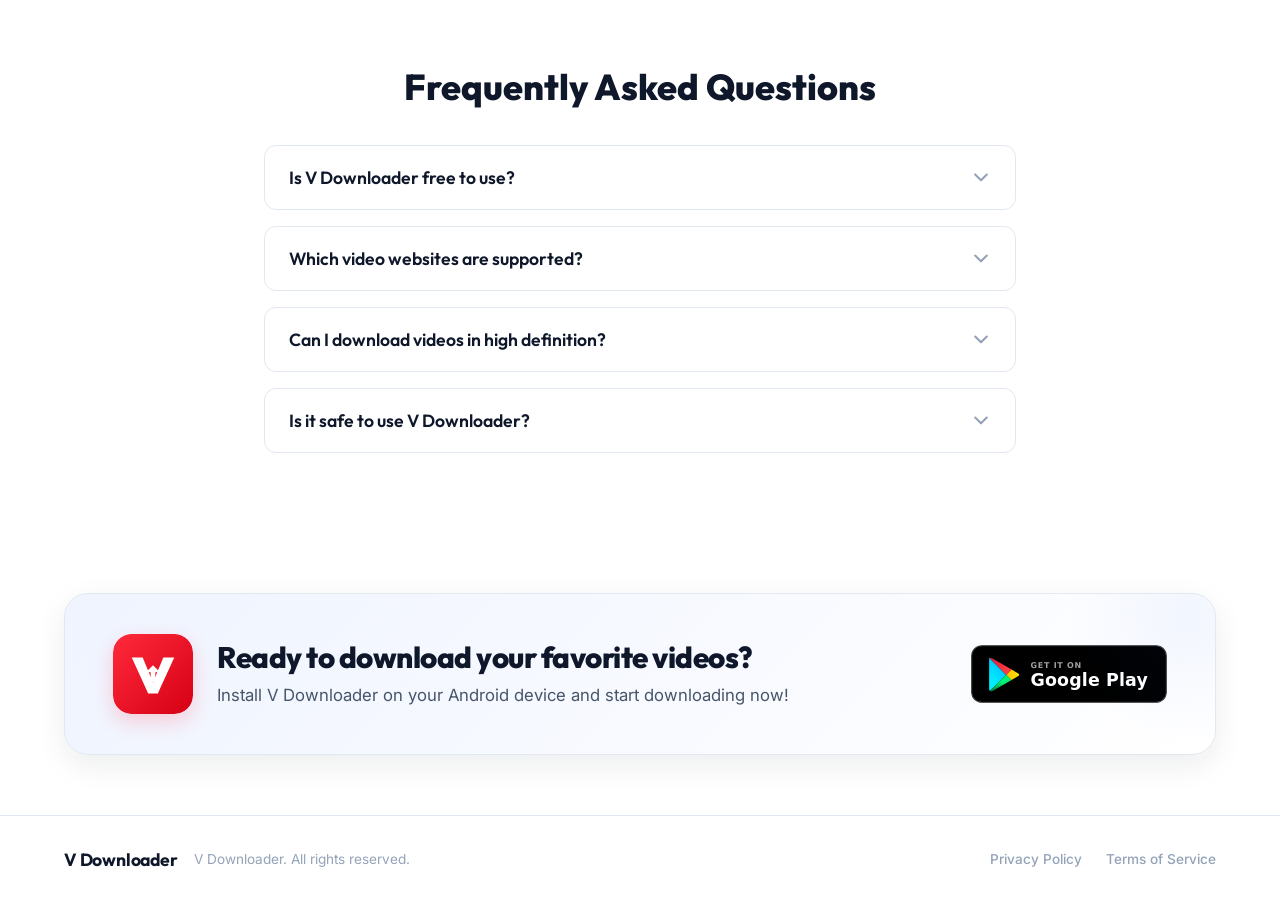
<file: v-downloader/index.html>
<!DOCTYPE html>
<html lang="en">
<head>
  <meta charset="UTF-8">
  <meta name="viewport" content="width=device-width, initial-scale=1.0">
  <meta name="description" content="Download videos from popular platforms quickly and securely with V Downloader. Support for HD and 4K resolutions. Safe, fast, and free.">
  <meta name="keywords" content="video downloader, download video, high quality video download, hd video download, safe downloader">
  <title>V Downloader - Fast. Easy. Powerful. Video Downloader</title>
  <link rel="icon" type="image/svg+xml" href="logo.svg">
  
  <!-- Google Fonts: Inter and Outfit -->
  <link rel="preconnect" href="https://fonts.googleapis.com">
  <link rel="preconnect" href="https://fonts.gstatic.com" crossorigin>
  <link href="https://fonts.googleapis.com/css2?family=Inter:wght@400;500;600;700&family=Outfit:wght@400;500;600;700;800&display=swap" rel="stylesheet">
  
  <!-- CSS Stylesheet -->
  <link rel="stylesheet" href="style.css">
</head>
<body>

  <!-- Header -->
  <header class="site-header">
    <div class="container header-container">
      <a href="../index.html" class="logo-area">
        <img src="logo.png" alt="V Downloader Logo" class="app-logo">
        <span class="app-name">V Downloader</span>
      </a>
      
      <nav class="main-nav">
        <ul>
          <li><a href="#home" class="active" data-i18n="nav_home">Home</a></li>
          <li><a href="#features" data-i18n="nav_features">Features</a></li>
          <li><a href="#how-it-works" data-i18n="nav_how_it_works">How It Works</a></li>
          <li><a href="#faq" data-i18n="nav_faq">FAQ</a></li>
        </ul>
      </nav>
      
      <div class="header-actions">
        <!-- Language Switcher -->
        <div class="lang-selector">
          <button class="lang-btn" id="langBtn" aria-haspopup="true" aria-expanded="false">
            <svg class="globe-icon" fill="none" stroke="currentColor" viewBox="0 0 24 24" xmlns="http://www.w3.org/2000/svg">
              <path stroke-linecap="round" stroke-linejoin="round" stroke-width="2" d="M21 12a9 9 0 01-9 9m9-9a9 9 0 00-9-9m9 9H3m9 9a9 9 0 01-9-9m9 9c1.657 0 3-4.03 3-9s-1.343-9-3-9m0 18c-1.657 0-3-4.03-3-9s1.343-9 3-9m-9 9a9 9 0 019-9"></path>
            </svg>
            <span id="currentLangName">English</span>
            <svg class="chevron-icon" fill="none" stroke="currentColor" viewBox="0 0 24 24" xmlns="http://www.w3.org/2000/svg">
              <path stroke-linecap="round" stroke-linejoin="round" stroke-width="2" d="M19 9l-7 7-7-7"></path>
            </svg>
          </button>
          <div class="lang-dropdown" id="langDropdown" role="menu">
            <button role="menuitem" data-lang="en">English</button>
            <button role="menuitem" data-lang="zh">简体中文</button>
            <button role="menuitem" data-lang="zh-TW">繁體中文</button>
            <button role="menuitem" data-lang="es">Español</button>
            <button role="menuitem" data-lang="fr">Français</button>
          </div>
        </div>
        
        <!-- Mobile Menu Toggle -->
        <button class="mobile-toggle" id="mobileToggle" aria-label="Toggle Menu">
          <span></span>
          <span></span>
          <span></span>
        </button>
      </div>
    </div>
  </header>

  <main>
    <!-- Hero Section -->
    <section id="home" class="hero-section">
      <div class="container hero-container">
        <!-- Hero Text -->
        <div class="hero-content">
          <div class="hero-badge-wrap">
            <span class="hero-badge" data-i18n="hero_badge">Fast. Easy. Powerful.</span>
          </div>
          <h1 class="hero-title" data-i18n="hero_title">
            Download Videos You <span class="text-primary font-bold">Love</span>
          </h1>
          <p class="hero-desc" data-i18n="hero_desc">
            V Downloader helps you download videos from popular sites quickly and securely.
          </p>
          
          <div class="hero-buttons">
            <a href="https://play.google.com/store/apps/details?id=com.fsvideo.downloader.faster.social.video.app" class="play-store-btn">
              <img src="google-play-badge.svg" alt="Get V Downloader on Google Play">
            </a>
          </div>
          
          <div class="hero-checkmarks">
            <div class="checkmark-item">
              <svg class="check-icon" viewBox="0 0 20 20" fill="currentColor">
                <path fill-rule="evenodd" d="M10 18a8 8 0 100-16 8 8 0 000 16zm3.707-9.293a1 1 0 00-1.414-1.414L9 10.586 7.707 9.293a1 1 0 00-1.414 1.414l2 2a1 1 0 001.414 0l4-4z" clip-rule="evenodd"/>
              </svg>
              <span data-i18n="hero_safe">Safe</span>
            </div>
            <div class="checkmark-item">
              <svg class="check-icon" viewBox="0 0 20 20" fill="currentColor">
                <path fill-rule="evenodd" d="M10 18a8 8 0 100-16 8 8 0 000 16zm3.707-9.293a1 1 0 00-1.414-1.414L9 10.586 7.707 9.293a1 1 0 00-1.414 1.414l2 2a1 1 0 001.414 0l4-4z" clip-rule="evenodd"/>
              </svg>
              <span data-i18n="hero_no_ads">No ads</span>
            </div>
            <div class="checkmark-item">
              <svg class="check-icon" viewBox="0 0 20 20" fill="currentColor">
                <path fill-rule="evenodd" d="M10 18a8 8 0 100-16 8 8 0 000 16zm3.707-9.293a1 1 0 00-1.414-1.414L9 10.586 7.707 9.293a1 1 0 00-1.414 1.414l2 2a1 1 0 001.414 0l4-4z" clip-rule="evenodd"/>
              </svg>
              <span data-i18n="hero_updates">Regular updates</span>
            </div>
          </div>
        </div>
        
        <!-- Dual Phone Mockup -->
        <div class="hero-mockups">
          <div class="mockup-decor-circle"></div>
          
          <!-- Phone 1: Search & Paste -->
          <div class="phone-mockup phone-1">
            <div class="phone-frame">
              <div class="phone-notch"></div>
              <div class="phone-screen">
                <div class="phone-status-bar">
                  <span class="phone-time">14:27</span>
                  <div class="phone-status-icons">
                    <svg viewBox="0 0 24 24" class="status-svg"><path d="M12 3c-4.97 0-9 4.03-9 9 0 2.12.74 4.07 1.97 5.61L4.35 19.4c-.39.39-.39 1.02 0 1.41.39.39 1.02.39 1.41 0l1.9-1.9C9.13 19.55 10.53 20 12 20c4.97 0 9-4.03 9-9s-4.03-9-9-9zm0 15c-3.31 0-6-2.69-6-6s2.69-6 6-6 6 2.69 6 6-2.69 6-6 6z" fill="currentColor"/></svg>
                    <svg viewBox="0 0 24 24" class="status-svg"><path d="M12 2C6.48 2 2 6.48 2 12s4.48 10 10 10 10-4.48 10-10S17.52 2 12 2zm1 15h-2v-6h2v6zm0-8h-2V7h2v2z" fill="currentColor"/></svg>
                  </div>
                </div>
                
                <div class="phone-header">
                  <img src="logo.svg" alt="" class="phone-logo-img">
                  <span data-i18n="phone1_header" class="phone-title-text">V Downloader</span>
                </div>
                
                <!-- Search Bar inside mockup -->
                <div class="phone-search-container">
                  <div class="phone-search-bar">
                    <svg class="phone-search-icon" fill="none" stroke="currentColor" viewBox="0 0 24 24"><path stroke-linecap="round" stroke-linejoin="round" stroke-width="2.5" d="M21 21l-6-6m2-5a7 7 0 11-14 0 7 7 0 0114 0z"></path></svg>
                    <input type="text" data-i18n-placeholder="phone1_placeholder" placeholder="Search or paste link" disabled>
                    <button class="phone-paste-btn" data-i18n="phone1_paste_btn">Paste</button>
                  </div>
                </div>
                
                <!-- Social Grid inside mockup -->
                <div class="phone-social-grid">
                  <div class="social-item">
                    <div class="social-icon youtube-color">
                      <svg viewBox="0 0 24 24"><path d="M23.498 6.163a3.003 3.003 0 0 0-2.11-2.107C19.52 3.545 12 3.545 12 3.545s-7.52 0-9.388.511a3.002 3.002 0 0 0-2.11 2.107C0 8.033 0 12 0 12s0 3.967.502 5.837a3.003 3.003 0 0 0 2.11 2.107c1.868.511 9.388.511 9.388.511s7.52 0 9.388-.511a3.002 3.002 0 0 0 2.11-2.107c.502-1.87.502-5.837.502-5.837s0-3.967-.502-5.837zM9.545 15.568V8.432L15.818 12l-6.273 3.568z" fill="white"/></svg>
                    </div>
                    <span class="social-name">YouTube</span>
                  </div>
                  <div class="social-item">
                    <div class="social-icon facebook-color">
                      <svg viewBox="0 0 24 24"><path d="M24 12.073c0-6.627-5.373-12-12-12s-12 5.373-12 12c0 5.99 4.388 10.954 10.125 11.854v-8.385H7.078v-3.47h3.047V9.43c0-3.007 1.792-4.669 4.533-4.669 1.312 0 2.686.235 2.686.235v2.953H15.83c-1.491 0-1.956.925-1.956 1.874v2.25h3.328l-.532 3.47h-2.796v8.385C19.612 23.027 24 18.062 24 12.073z" fill="white"/></svg>
                    </div>
                    <span class="social-name">Facebook</span>
                  </div>
                  <div class="social-item">
                    <div class="social-icon instagram-color">
                      <svg viewBox="0 0 24 24"><path d="M12 2.163c3.204 0 3.584.012 4.85.07 3.252.148 4.771 1.691 4.919 4.919.058 1.265.069 1.645.069 4.849 0 3.205-.012 3.584-.069 4.849-.149 3.225-1.664 4.771-4.919 4.919-1.266.058-1.644.07-4.85.07-3.204 0-3.584-.012-4.849-.07-3.26-.149-4.771-1.699-4.919-4.92-.058-1.265-.07-1.644-.07-4.849 0-3.204.013-3.583.07-4.849.149-3.227 1.664-4.771 4.919-4.919 1.266-.057 1.645-.069 4.849-.069zM12 0C8.741 0 8.333.014 7.053.072 2.695.272.273 2.69.073 7.051.014 8.333 0 8.741 0 12c0 3.259.014 3.668.072 4.948.2 4.358 2.618 6.78 6.98 6.98 1.281.058 1.689.072 4.948.072 3.259 0 3.668-.014 4.948-.072 4.354-.2 6.782-2.618 6.979-6.98.059-1.28.073-1.689.073-4.948 0-3.259-.014-3.667-.072-4.947-.196-4.354-2.617-6.78-6.979-6.98C15.668.014 15.259 0 12 0zm0 5.838a6.162 6.162 0 1 0 0 12.324 6.162 6.162 0 0 0 0-12.324zM12 16a4 4 0 1 1 0-8 4 4 0 0 1 0 8zm6.406-11.845a1.44 1.44 0 1 0 0 2.881 1.44 1.44 0 0 0 0-2.881z" fill="white"/></svg>
                    </div>
                    <span class="social-name">Instagram</span>
                  </div>
                  <div class="social-item">
                    <div class="social-icon tiktok-color">
                      <svg viewBox="0 0 24 24"><path d="M12.53.02C13.84 0 15.14.01 16.44 0c.08 1.53.63 3.09 1.75 4.17 1.12 1.11 2.7 1.62 4.24 1.79v4.03c-1.44-.17-2.86-.74-3.99-1.72-.08 2.5-.01 5-.05 7.5-.07 1.95-.69 3.91-1.95 5.4-1.43 1.73-3.69 2.77-5.94 2.85-2.58.08-5.26-.95-6.84-3.03-1.63-2.14-1.94-5.14-.84-7.6 1.01-2.28 3.25-3.93 5.75-4.18V9.3c-1.39.08-2.82.72-3.67 1.83-1.12 1.43-1.1 3.56-.02 4.95.99 1.3 2.71 1.94 4.3 1.68 1.36-.21 2.61-1.18 3.05-2.5.21-.63.22-1.3.22-1.96V.02z" fill="white"/></svg>
                    </div>
                    <span class="social-name">TikTok</span>
                  </div>
                  <div class="social-item">
                    <div class="social-icon twitter-color">
                      <svg viewBox="0 0 24 24"><path d="M18.244 2.25h3.308l-7.227 8.26 8.502 11.24H16.17l-5.214-6.817L4.99 21.75H1.68l7.73-8.835L1.254 2.25H8.08l4.713 6.231zm-1.161 17.52h1.833L7.084 4.126H5.117z" fill="white"/></svg>
                    </div>
                    <span class="social-name">Twitter</span>
                  </div>
                  <div class="social-item">
                    <div class="social-icon vimeo-color">
                      <svg viewBox="0 0 24 24"><path d="M22.396 7.21c-.086 1.88-1.385 4.453-3.896 7.72-2.61 3.42-4.816 5.13-6.62 5.13-1.115 0-2.062-1.03-2.842-3.09-.52-1.92-1.04-3.84-1.56-5.76-.576-2.126-1.196-3.19-1.863-3.19-.15 0-.663.313-1.542.942L3 7.828c.953-.836 1.998-1.657 3.134-2.463 1.503-1.115 2.632-1.705 3.39-1.765 1.776-.142 2.87.973 3.284 3.344.456 2.61.767 4.225.932 4.846.363 1.488.75 2.234 1.16 2.234.322 0 .91-.516 1.765-1.55.856-1.033 1.31-1.815 1.363-2.348.094-.96-.283-1.44-1.135-1.44-.415 0-.895.093-1.44.28 1.684-5.513 4.908-8.15 9.67-7.915 3.518.17 5.2 2.378 5.043 6.618z" fill="white"/></svg>
                    </div>
                    <span class="social-name">Vimeo</span>
                  </div>
                  <div class="social-item">
                    <div class="social-icon dailymotion-color">
                      <span class="dm-txt font-bold">d</span>
                    </div>
                    <span class="social-name">Dailymotion</span>
                  </div>
                  <div class="social-item">
                    <div class="social-icon vk-color">
                      <svg viewBox="0 0 24 24"><path d="M23.45 5.948c.166-.543 0-.943-.78-.943h-2.58c-.656 0-.957.347-1.12.723 0 0-1.32 3.19-3.19 5.253-.6.6-.874.79-.1.2-.423-1.365-.79-5.948-.79-5.948 0-.616-.182-.896-.693-.896h-4.053c-.41 0-.663.303-.663.593 0 .584.877.72 1.01 2.355V11.23c0 1.25-.226 1.48-.724 1.48-1.33 0-4.558-3.21-6.47-6.883-.25-.48-.42-.676-1.08-.676H1.05c-.733 0-.883.347-.883.723 0 .68.873 4.053 4.062 8.52 2.126 3.05 5.114 4.7 7.828 4.7 1.63 0 1.83-.365 1.83-1V17.06c0-.733.155-.88.67-.88.377 0 1.03.187 2.54 1.644 1.73 1.73 2.015 2.51 2.985 2.51h2.58c.733 0 1.1-.365.88-1.093-.23-.714-1.05-1.748-2.14-2.986-.6-.693-1.48-1.444-1.75-1.823-.377-.49-.27-.7 0-1.13 0 0 3.12-4.385 3.44-5.856z" fill="white"/></svg>
                    </div>
                    <span class="social-name">VK</span>
                  </div>
                  <div class="social-item">
                    <div class="social-icon more-color">
                      <svg class="more-icon" fill="none" stroke="currentColor" viewBox="0 0 24 24"><path stroke-linecap="round" stroke-linejoin="round" stroke-width="2.5" d="M5 12h.01M12 12h.01M19 12h.01M6 12a1 1 0 11-2 0 1 1 0 012 0zm7 0a1 1 0 11-2 0 1 1 0 012 0zm7 0a1 1 0 11-2 0 1 1 0 012 0z"></path></svg>
                    </div>
                    <span data-i18n="phone1_more" class="social-name">More</span>
                  </div>
                </div>
                
                <!-- Tips card inside mockup -->
                <div class="phone-tips-card">
                  <div class="tips-info">
                    <span class="tips-title" data-i18n="phone1_how_to">How to download?</span>
                    <span class="tips-desc" data-i18n="phone1_how_to_desc">Learn how to download videos in 3 simple steps.</span>
                  </div>
                  <div class="tips-arrow-btn">
                    <svg viewBox="0 0 24 24" fill="none" stroke="currentColor" stroke-width="3"><path stroke-linecap="round" stroke-linejoin="round" d="M9 5l7 7-7 7"/></svg>
                  </div>
                </div>
              </div>
            </div>
          </div>
          
          <!-- Phone 2: Download Manager -->
          <div class="phone-mockup phone-2">
            <div class="phone-frame">
              <div class="phone-notch"></div>
              <div class="phone-screen">
                <div class="phone-status-bar">
                  <span class="phone-time">14:27</span>
                  <div class="phone-status-icons">
                    <svg viewBox="0 0 24 24" class="status-svg"><path d="M12 3c-4.97 0-9 4.03-9 9 0 2.12.74 4.07 1.97 5.61L4.35 19.4c-.39.39-.39 1.02 0 1.41.39.39 1.02.39 1.41 0l1.9-1.9C9.13 19.55 10.53 20 12 20c4.97 0 9-4.03 9-9s-4.03-9-9-9zm0 15c-3.31 0-6-2.69-6-6s2.69-6 6-6 6 2.69 6 6-2.69 6-6 6z" fill="currentColor"/></svg>
                    <svg viewBox="0 0 24 24" class="status-svg"><path d="M12 2C6.48 2 2 6.48 2 12s4.48 10 10 10 10-4.48 10-10S17.52 2 12 2zm1 15h-2v-6h2v6zm0-8h-2V7h2v2z" fill="currentColor"/></svg>
                  </div>
                </div>
                
                <div class="phone-header list-header">
                  <span data-i18n="phone2_header" class="phone-title-text">Downloads</span>
                  <button class="phone-more-actions">
                    <svg viewBox="0 0 24 24" fill="currentColor" width="20" height="20"><path d="M12 8c1.1 0 2-.9 2-2s-.9-2-2-2-2 .9-2 2 .9 2 2 2zm0 2c-1.1 0-2 .9-2 2s.9 2 2 2 2-.9 2-2-.9-2-2-2zm0 6c-1.1 0-2 .9-2 2s.9 2 2 2 2-.9 2-2-.9-2-2-2z"/></svg>
                  </button>
                </div>
                
                <!-- Tab Headers inside mockup -->
                <div class="phone-tabs">
                  <span class="active" data-i18n="phone2_tab_all">All</span>
                  <span data-i18n="phone2_tab_video">Video</span>
                  <span data-i18n="phone2_tab_audio">Audio</span>
                  <span data-i18n="phone2_tab_finished">Finished</span>
                </div>
                
                <!-- Downloads List inside mockup -->
                <div class="phone-downloads-list">
                  <div class="download-item">
                    <div class="item-thumb nature-gradient"></div>
                    <div class="item-details">
                      <span class="item-title" data-i18n="phone2_item1_title">Beautiful Nature.mp4</span>
                      <span class="item-meta">1080p • 48.7 MB</span>
                      <span class="item-status text-green" data-i18n="phone2_completed">Completed</span>
                    </div>
                    <button class="item-menu-btn">
                      <svg viewBox="0 0 24 24" fill="currentColor" width="16" height="16"><path d="M12 8c1.1 0 2-.9 2-2s-.9-2-2-2-2 .9-2 2 .9 2 2 2zm0 2c-1.1 0-2 .9-2 2s.9 2 2 2 2-.9 2-2-.9-2-2-2zm0 6c-1.1 0-2 .9-2 2s.9 2 2 2 2-.9 2-2-.9-2-2-2z"/></svg>
                    </button>
                  </div>
                  
                  <div class="download-item">
                    <div class="item-thumb city-gradient"></div>
                    <div class="item-details">
                      <span class="item-title" data-i18n="phone2_item2_title">City Lights.mp4</span>
                      <span class="item-meta">720p • 32.1 MB</span>
                      <span class="item-status text-green" data-i18n="phone2_completed">Completed</span>
                    </div>
                    <button class="item-menu-btn">
                      <svg viewBox="0 0 24 24" fill="currentColor" width="16" height="16"><path d="M12 8c1.1 0 2-.9 2-2s-.9-2-2-2-2 .9-2 2 .9 2 2 2zm0 2c-1.1 0-2 .9-2 2s.9 2 2 2 2-.9 2-2-.9-2-2-2zm0 6c-1.1 0-2 .9-2 2s.9 2 2 2 2-.9 2-2-.9-2-2-2z"/></svg>
                    </button>
                  </div>
                  
                  <div class="download-item">
                    <div class="item-thumb ocean-gradient"></div>
                    <div class="item-details">
                      <span class="item-title" data-i18n="phone2_item3_title">Ocean Life.mp4</span>
                      <span class="item-meta">1080p • 61.3 MB</span>
                      <span class="item-status text-green" data-i18n="phone2_completed">Completed</span>
                    </div>
                    <button class="item-menu-btn">
                      <svg viewBox="0 0 24 24" fill="currentColor" width="16" height="16"><path d="M12 8c1.1 0 2-.9 2-2s-.9-2-2-2-2 .9-2 2 .9 2 2 2zm0 2c-1.1 0-2 .9-2 2s.9 2 2 2 2-.9 2-2-.9-2-2-2zm0 6c-1.1 0-2 .9-2 2s.9 2 2 2 2-.9 2-2-.9-2-2-2z"/></svg>
                    </button>
                  </div>
                </div>
                
                <!-- Bottom Tab Navigation inside mockup -->
                <div class="phone-bottom-nav">
                  <div class="nav-item">
                    <svg viewBox="0 0 24 24" fill="currentColor"><path d="M12 2C6.48 2 2 6.48 2 12s4.48 10 10 10 10-4.48 10-10S17.52 2 12 2zm-1 17.93c-3.95-.49-7-3.85-7-7.93 0-.62.08-1.21.21-1.79L9 15v1c0 1.1.9 2 2 2v1.93zm6.9-2.54c-.26-.81-1-1.39-1.9-1.39h-1v-3c0-.55-.45-1-1-1H8v-2h2c.55 0 1-.45 1-1V7h2c1.1 0 2-.9 2-2v-.41c2.93 1.19 5 4.06 5 7.41 0 2.08-.8 3.97-2.1 5.39z"/></svg>
                    <span data-i18n="phone2_nav_browser">Browser</span>
                  </div>
                  <div class="nav-item active">
                    <svg viewBox="0 0 24 24" fill="currentColor"><path d="M19.35 10.04C18.67 6.59 15.64 4 12 4 9.11 4 6.6 5.64 5.35 8.04 2.34 8.36 0 10.91 0 14c0 3.31 2.69 6 6 6h13c2.76 0 5-2.24 5-5 0-2.64-2.05-4.78-4.65-4.96zM17 13l-5 5-5-5h3V9h4v4h3z"/></svg>
                    <span data-i18n="phone2_nav_downloads">Downloads</span>
                  </div>
                  <div class="nav-item">
                    <svg viewBox="0 0 24 24" fill="currentColor"><path d="M4 6H2v14c0 1.1.9 2 2 2h14v-2H4V6zm16-4H8c-1.1 0-2 .9-2 2v12c0 1.1.9 2 2 2h12c1.1 0 2-.9 2-2V4c0-1.1-.9-2-2-2zm0 14H8V4h12v12zm-8-2l3-3.86 2.14 2.58 3-3.86L20 14H10z"/></svg>
                    <span data-i18n="phone2_nav_library">Library</span>
                  </div>
                  <div class="nav-item">
                    <svg viewBox="0 0 24 24" fill="currentColor"><path d="M12 2C6.48 2 2 6.48 2 12s4.48 10 10 10 10-4.48 10-10S17.52 2 12 2zm0 3c1.66 0 3 1.34 3 3s-1.34 3-3 3-3-1.34-3-3 1.34-3 3-3zm0 14.2c-2.5 0-4.71-1.28-6-3.22.03-1.99 4-3.08 6-3.08 1.99 0 5.97 1.09 6 3.08-1.29 1.94-3.5 3.22-6 3.22z"/></svg>
                    <span data-i18n="phone2_nav_me">Me</span>
                  </div>
                </div>
              </div>
            </div>
          </div>
        </div>
      </div>
    </section>

    <!-- Core Features Section -->
    <section id="features" class="features-section">
      <div class="container features-container">
        <!-- Feature 1: Ultra Fast -->
        <div class="feature-card">
          <div class="feature-icon-wrap blue-bg">
            <svg class="feature-svg-icon" fill="none" stroke="currentColor" viewBox="0 0 24 24" xmlns="http://www.w3.org/2000/svg">
              <path stroke-linecap="round" stroke-linejoin="round" stroke-width="2" d="M13 10V3L4 14h7v7l9-11h-7z"></path>
            </svg>
          </div>
          <h3 class="feature-title" data-i18n="feat_ultra_fast_title">Ultra Fast</h3>
          <p class="feature-desc" data-i18n="feat_ultra_fast_desc">Download videos up to 10x faster.</p>
        </div>
        
        <!-- Feature 2: Easy to Use -->
        <div class="feature-card">
          <div class="feature-icon-wrap blue-bg-light">
            <svg class="feature-svg-icon" fill="none" stroke="currentColor" viewBox="0 0 24 24" xmlns="http://www.w3.org/2000/svg">
              <path stroke-linecap="round" stroke-linejoin="round" stroke-width="2" d="M13.828 10.172a4 4 0 00-5.656 0l-4 4a4 4 0 105.656 5.656l1.102-1.101m-.758-4.899a4 4 0 005.656 0l4-4a4 4 0 00-5.656-5.656l-1.1 1.1"></path>
            </svg>
          </div>
          <h3 class="feature-title" data-i18n="feat_easy_title">Easy to Use</h3>
          <p class="feature-desc" data-i18n="feat_easy_desc">Just copy, paste and download.</p>
        </div>
        
        <!-- Feature 3: High Quality -->
        <div class="feature-card">
          <div class="feature-icon-wrap blue-bg">
            <!-- Dynamic HD Icon -->
            <span class="hd-badge-svg">HD</span>
          </div>
          <h3 class="feature-title" data-i18n="feat_hq_title">High Quality</h3>
          <p class="feature-desc" data-i18n="feat_hq_desc">Support HD videos up to 4K.</p>
        </div>
        
        <!-- Feature 4: Secure & Private -->
        <div class="feature-card">
          <div class="feature-icon-wrap blue-bg-light">
            <svg class="feature-svg-icon" fill="none" stroke="currentColor" viewBox="0 0 24 24" xmlns="http://www.w3.org/2000/svg">
              <path stroke-linecap="round" stroke-linejoin="round" stroke-width="2" d="M9 12l2 2 4-4m5.618-4.016A11.955 11.955 0 0112 2.944a11.955 11.955 0 01-8.618 3.04A12.02 12.02 0 003 9c0 5.591 3.824 10.29 9 11.622 5.176-1.332 9-6.03 9-11.622 0-1.042-.133-2.052-.382-3.016z"></path>
            </svg>
          </div>
          <h3 class="feature-title" data-i18n="feat_secure_title">Secure & Private</h3>
          <p class="feature-desc" data-i18n="feat_secure_desc">100% safe. We do not collect your data.</p>
        </div>
      </div>
    </section>

    <!-- How It Works Section -->
    <section id="how-it-works" class="how-section">
      <div class="container how-container">
        <span class="section-subtitle">HOW IT WORKS</span>
        <h2 class="section-title" data-i18n="how_title">Download in 3 Simple Steps</h2>
        
        <div class="steps-container">
          <!-- Step 1 -->
          <div class="step-card">
            <div class="step-icon-wrap">
              <svg fill="none" stroke="currentColor" stroke-width="2" viewBox="0 0 24 24" xmlns="http://www.w3.org/2000/svg"><path stroke-linecap="round" stroke-linejoin="round" d="M13.828 10.172a4 4 0 00-5.656 0l-4 4a4 4 0 105.656 5.656l1.102-1.101m-.758-4.899a4 4 0 005.656 0l4-4a4 4 0 00-5.656-5.656l-1.1 1.1"></path></svg>
            </div>
            <h3 data-i18n="step_1_title">1. Copy Link</h3>
            <p data-i18n="step_1_desc">Copy the video link from any website or app.</p>
          </div>
          
          <!-- Connect Arrow 1 -->
          <div class="step-arrow">
            <svg viewBox="0 0 24 24" fill="none" stroke="currentColor" stroke-width="2.5" stroke-dasharray="4 4"><path stroke-linecap="round" stroke-linejoin="round" d="M17 8l4 4m0 0l-4 4m4-4H3"/></svg>
          </div>
          
          <!-- Step 2 -->
          <div class="step-card">
            <div class="step-icon-wrap">
              <svg fill="none" stroke="currentColor" stroke-width="2" viewBox="0 0 24 24" xmlns="http://www.w3.org/2000/svg"><path stroke-linecap="round" stroke-linejoin="round" d="M9 12h6m-6 4h6m2 5H7a2 2 0 01-2-2V5a2 2 0 012-2h5.586a1 1 0 01.707.293l5.414 5.414a1 1 0 01.293.707V19a2 2 0 01-2 2z"></path></svg>
            </div>
            <h3 data-i18n="step_2_title">2. Paste & Detect</h3>
            <p data-i18n="step_2_desc">Paste the link into V Downloader and click Detect.</p>
          </div>
          
          <!-- Connect Arrow 2 -->
          <div class="step-arrow">
            <svg viewBox="0 0 24 24" fill="none" stroke="currentColor" stroke-width="2.5" stroke-dasharray="4 4"><path stroke-linecap="round" stroke-linejoin="round" d="M17 8l4 4m0 0l-4 4m4-4H3"/></svg>
          </div>
          
          <!-- Step 3 -->
          <div class="step-card">
            <div class="step-icon-wrap">
              <svg fill="none" stroke="currentColor" stroke-width="2" viewBox="0 0 24 24" xmlns="http://www.w3.org/2000/svg"><path stroke-linecap="round" stroke-linejoin="round" d="M4 16v1a3 3 0 003 3h10a3 3 0 003-3v-1m-4-4l-4 4m0 0l-4-4m4 4V4"></path></svg>
            </div>
            <h3 data-i18n="step_3_title">3. Download</h3>
            <p data-i18n="step_3_desc">Choose quality and download instantly.</p>
          </div>
        </div>
      </div>
    </section>

    <!-- FAQ Accordion Section -->
    <section id="faq" class="faq-section">
      <div class="container faq-container">
        <h2 class="section-title" data-i18n="faq_title">Frequently Asked Questions</h2>
        
        <div class="faq-list">
          <div class="faq-item">
            <button class="faq-trigger" aria-expanded="false">
              <span data-i18n="faq_q1">Is V Downloader free to use?</span>
              <svg class="faq-chevron" viewBox="0 0 24 24" fill="none" stroke="currentColor" stroke-width="2.5"><path stroke-linecap="round" stroke-linejoin="round" d="M19 9l-7 7-7-7"/></svg>
            </button>
            <div class="faq-content">
              <p data-i18n="faq_a1">Yes, V Downloader is 100% free to download and use, with no hidden subscriptions.</p>
            </div>
          </div>
          
          <div class="faq-item">
            <button class="faq-trigger" aria-expanded="false">
              <span data-i18n="faq_q2">Which video websites are supported?</span>
              <svg class="faq-chevron" viewBox="0 0 24 24" fill="none" stroke="currentColor" stroke-width="2.5"><path stroke-linecap="round" stroke-linejoin="round" d="M19 9l-7 7-7-7"/></svg>
            </button>
            <div class="faq-content">
              <p data-i18n="faq_a2">We support major social media and video sharing networks, including YouTube, Facebook, Instagram, TikTok, Twitter, Vimeo, and more.</p>
            </div>
          </div>
          
          <div class="faq-item">
            <button class="faq-trigger" aria-expanded="false">
              <span data-i18n="faq_q3">Can I download videos in high definition?</span>
              <svg class="faq-chevron" viewBox="0 0 24 24" fill="none" stroke="currentColor" stroke-width="2.5"><path stroke-linecap="round" stroke-linejoin="round" d="M19 9l-7 7-7-7"/></svg>
            </button>
            <div class="faq-content">
              <p data-i18n="faq_a3">Yes, our app detects all available resolutions provided by the source. You can download videos in HD 1080p, 2K, or even 4K where available.</p>
            </div>
          </div>
          
          <div class="faq-item">
            <button class="faq-trigger" aria-expanded="false">
              <span data-i18n="faq_q4">Is it safe to use V Downloader?</span>
              <svg class="faq-chevron" viewBox="0 0 24 24" fill="none" stroke="currentColor" stroke-width="2.5"><path stroke-linecap="round" stroke-linejoin="round" d="M19 9l-7 7-7-7"/></svg>
            </button>
            <div class="faq-content">
              <p data-i18n="faq_a4">Absolutely. V Downloader is safe and respects your privacy. We do not collect or store your personal search queries or downloaded history.</p>
            </div>
          </div>
        </div>
      </div>
    </section>

    <!-- Bottom CTA Banner Section -->
    <section class="bottom-cta-section">
      <div class="container cta-container">
        <div class="cta-card">
          <div class="cta-left">
            <div class="cta-app-icon-wrap">
              <img src="logo.svg" alt="V Downloader Icon" class="cta-app-logo">
            </div>
            <div class="cta-text">
              <h2 data-i18n="cta_title">Ready to download your favorite videos?</h2>
              <p data-i18n="cta_desc">Install V Downloader on your Android device and start downloading now!</p>
            </div>
          </div>
          <div class="cta-right">
            <a href="https://play.google.com/store/apps/details?id=com.fsvideo.downloader.faster.social.video.app" class="play-store-btn-large">
              <img src="google-play-badge.svg" alt="Get V Downloader on Google Play">
            </a>
          </div>
        </div>
      </div>
    </section>
  </main>

  <!-- Footer -->
  <footer class="site-footer">
    <div class="container footer-container">
      <div class="footer-left">
        <span class="footer-brand font-bold">V Downloader</span>
        <span class="footer-copy" data-i18n="footer_desc">© 2025 V Downloader. All rights reserved.</span>
      </div>
      <div class="footer-right">
        <a href="https://sites.google.com/view/vdownloaderbestapp/home" target="_blank" rel="noopener noreferrer" class="footer-link" data-i18n="footer_privacy">Privacy Policy</a>
        <a href="#" class="footer-link" data-i18n="footer_terms">Terms of Service</a>
      </div>
    </div>
  </footer>

  <!-- Translation & Core Logic Scripts -->
  <script src="i18n.js"></script>
  <script src="script.js" defer></script>
</body>
</html>
</file>
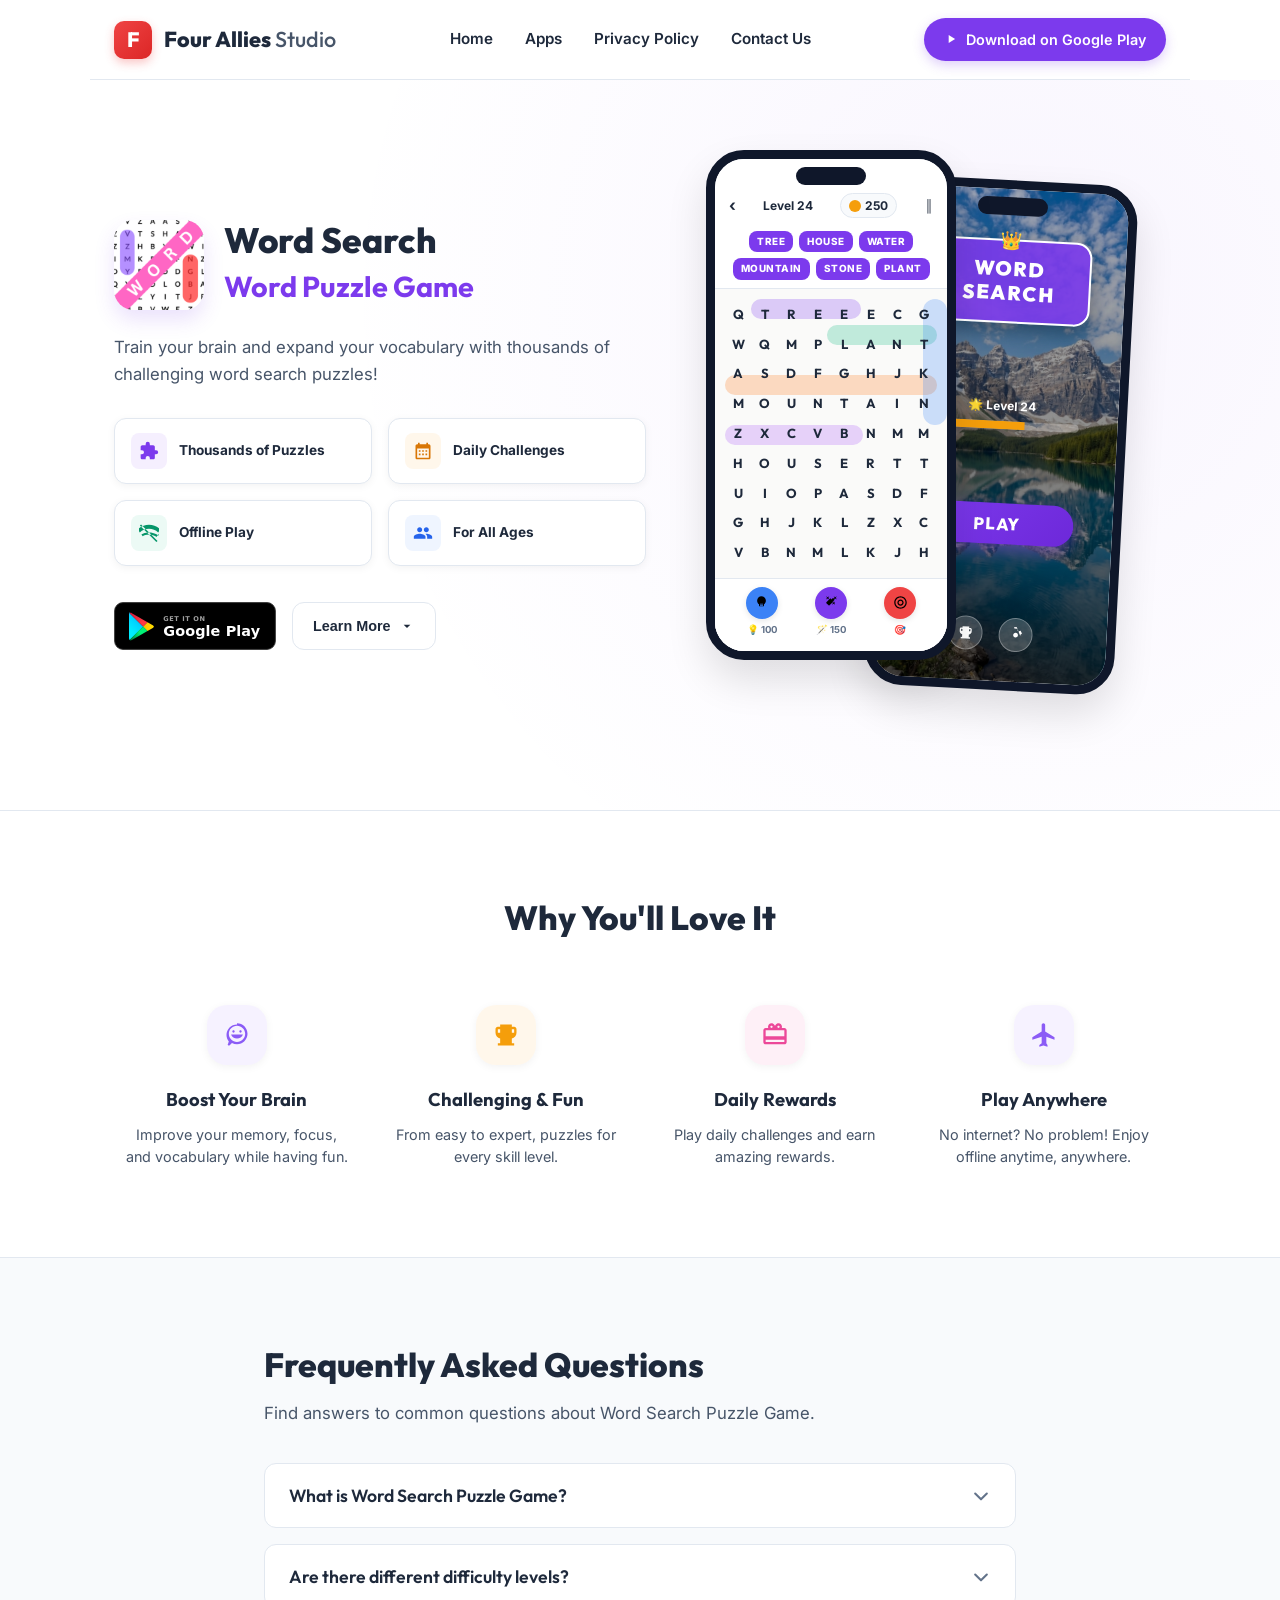
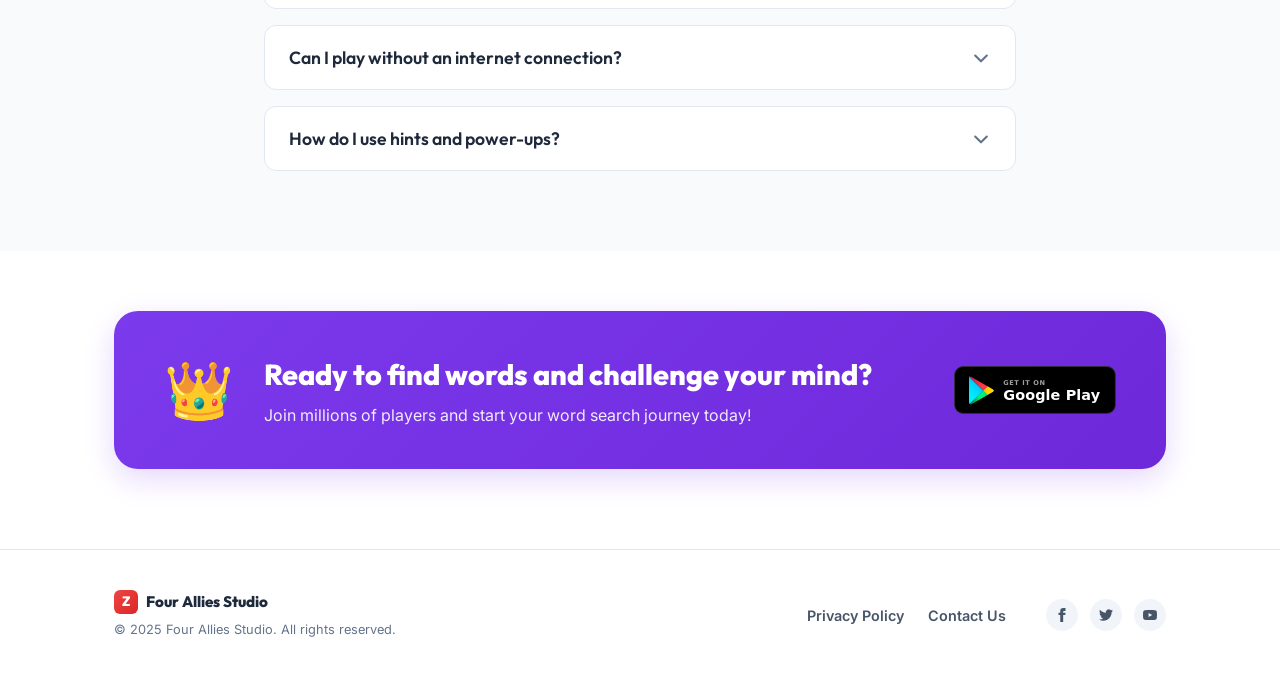
<file: word-search/index.html>
<!DOCTYPE html>
<html lang="en">
<head>
  <meta charset="UTF-8">
  <meta name="viewport" content="width=device-width, initial-scale=1.0">
  <meta name="description" content="Word Search - Word Puzzle Game. Train your brain, expand your vocabulary, and enjoy thousands of challenging puzzles with beautiful themes.">
  <title>Word Search - Word Puzzle Game by Four Allies Studio</title>
  <link rel="icon" type="image/webp" href="logo.webp">
  <link href="https://fonts.googleapis.com/css2?family=Inter:wght@400;500;600;700&family=Outfit:wght@500;600;700;800&display=swap" rel="stylesheet">
  <style>
    :root {
      --primary: #7C3AED;
      --primary-light: #F5F3FF;
      --primary-hover: #6D28D9;
      --text-dark: #1E293B;
      --text-medium: #475569;
      --text-light: #64748B;
      --bg-light: #F8FAFC;
      --bg-white: #FFFFFF;
      --border-color: #E2E8F0;
      --shadow-sm: 0 2px 8px rgba(0, 0, 0, 0.05);
      --shadow-md: 0 10px 25px rgba(124, 58, 237, 0.08);
      --shadow-lg: 0 20px 40px rgba(0, 0, 0, 0.12);
    }

    * { box-sizing: border-box; margin: 0; padding: 0; }
    a, button {
      -webkit-tap-highlight-color: transparent;
      touch-action: manipulation;
    }
    body {
      font-family: 'Inter', sans-serif;
      color: var(--text-medium);
      background-color: var(--bg-white);
      line-height: 1.6;
    }

    .container {
      width: 100%;
      max-width: 1100px;
      margin: 0 auto;
      padding: 0 24px;
    }

    /* Header styling matching the screenshot */
    header {
      height: 80px;
      display: flex;
      align-items: center;
      justify-content: space-between;
      border-bottom: 1px solid var(--border-color);
      background-color: var(--bg-white);
    }
    .logo-area {
      display: flex;
      align-items: center;
      gap: 12px;
      text-decoration: none;
    }
    .logo-icon {
      width: 38px;
      height: 38px;
      background: linear-gradient(135deg, #EF4444 0%, #DC2626 100%);
      border-radius: 10px;
      display: flex;
      align-items: center;
      justify-content: center;
      color: white;
      font-family: 'Outfit', sans-serif;
      font-weight: 800;
      font-size: 1.3rem;
      box-shadow: 0 4px 10px rgba(239, 68, 68, 0.3);
    }
    .logo-title {
      font-family: 'Outfit', sans-serif;
      font-weight: 800;
      font-size: 1.35rem;
      color: var(--text-dark);
    }
    .logo-title span {
      color: var(--text-medium);
      font-weight: 500;
    }
    nav {
      display: flex;
      align-items: center;
      gap: 32px;
    }
    nav a {
      color: var(--text-dark);
      text-decoration: none;
      font-weight: 600;
      font-size: 0.95rem;
      transition: color 0.2s ease;
    }
    nav a:hover {
      color: var(--primary);
    }
    .header-btn {
      background-color: var(--primary);
      color: white;
      text-decoration: none;
      padding: 10px 20px;
      border-radius: 30px;
      font-weight: 600;
      font-size: 0.9rem;
      display: flex;
      align-items: center;
      gap: 8px;
      transition: background-color 0.2s ease;
      box-shadow: 0 4px 12px rgba(124, 58, 237, 0.25);
    }
    .header-btn:hover {
      background-color: var(--primary-hover);
    }
    .play-mini-icon {
      width: 14px;
      height: 14px;
      fill: currentColor;
    }

    /* Hero Section with soft radial gradient */
    .hero {
      padding: 70px 0 90px 0;
      background: radial-gradient(circle at 80% 30%, rgba(124, 58, 237, 0.05) 0%, rgba(255, 255, 255, 0) 60%);
      overflow: hidden;
    }
    .hero-container {
      display: flex;
      align-items: center;
      justify-content: space-between;
      gap: 40px;
    }
    .hero-content {
      flex: 1;
      max-width: 540px;
    }
    .app-branding {
      display: flex;
      align-items: center;
      gap: 20px;
      margin-bottom: 24px;
    }
    .app-main-logo {
      width: 90px;
      height: 90px;
      border-radius: 20px;
      box-shadow: 0 10px 20px rgba(124, 58, 237, 0.15);
    }
    .app-branding-text h1 {
      font-family: 'Outfit', sans-serif;
      font-size: 2.2rem;
      font-weight: 800;
      color: var(--text-dark);
      line-height: 1.1;
    }
    .app-branding-text h2 {
      font-family: 'Outfit', sans-serif;
      font-size: 1.8rem;
      font-weight: 700;
      color: var(--primary);
      margin-top: 4px;
    }
    .hero-desc {
      font-size: 1.05rem;
      color: var(--text-medium);
      margin-bottom: 30px;
      line-height: 1.6;
    }

    /* 2x2 Feature badges grid */
    .features-badge-grid {
      display: grid;
      grid-template-columns: 1fr 1fr;
      gap: 16px;
      margin-bottom: 36px;
    }
    .badge-card {
      background-color: var(--bg-white);
      border: 1px solid var(--border-color);
      border-radius: 12px;
      padding: 14px 16px;
      display: flex;
      align-items: center;
      gap: 12px;
      box-shadow: var(--shadow-sm);
    }
    .badge-icon-box {
      width: 36px;
      height: 36px;
      border-radius: 8px;
      display: flex;
      align-items: center;
      justify-content: center;
      flex-shrink: 0;
    }
    .badge-text {
      font-size: 0.85rem;
      font-weight: 700;
      color: var(--text-dark);
    }
    /* Specific badge color palettes matching the screenshot */
    .bg-puzzle { background-color: rgba(124, 58, 237, 0.08); color: var(--primary); }
    .bg-calendar { background-color: rgba(245, 158, 11, 0.08); color: #D97706; }
    .bg-offline { background-color: rgba(16, 185, 129, 0.08); color: #059669; }
    .bg-ages { background-color: rgba(59, 130, 246, 0.08); color: #2563EB; }

    /* CTA buttons in Hero */
    .hero-ctas {
      display: flex;
      align-items: center;
      gap: 16px;
    }
    .play-badge-link img {
      height: 48px;
      transition: transform 0.2s ease;
      display: block;
    }
    .play-badge-link:hover img {
      transform: translateY(-2px);
    }
    .learn-more-btn {
      background-color: var(--bg-white);
      border: 1.5px solid var(--border-color);
      color: var(--text-dark);
      padding: 0 20px;
      height: 48px;
      border-radius: 12px;
      font-weight: 700;
      font-size: 0.9rem;
      display: flex;
      align-items: center;
      gap: 8px;
      cursor: pointer;
      transition: all 0.2s ease;
    }
    .learn-more-btn:hover {
      border-color: var(--text-light);
      background-color: var(--bg-light);
    }
    .chevron-icon {
      width: 16px;
      height: 16px;
      fill: currentColor;
    }

    /* Dual Phone Mockups Container */
    .mockups-area {
      flex: 1;
      display: flex;
      justify-content: center;
      position: relative;
      height: 570px;
      max-width: 480px;
    }
    .iphone-device {
      position: absolute;
      width: 250px;
      height: 510px;
      border: 9px solid #0F172A;
      border-radius: 38px;
      background-color: var(--bg-white);
      box-shadow: var(--shadow-lg);
      overflow: hidden;
    }
    /* Dynamic Island notch */
    .iphone-device::before {
      content: '';
      position: absolute;
      top: 8px;
      left: 50%;
      transform: translateX(-50%);
      width: 70px;
      height: 18px;
      background-color: #0F172A;
      border-radius: 10px;
      z-index: 10;
    }

    /* Phone 1 (Foreground Game Board) */
    .phone-foreground {
      left: 20px;
      top: 0px;
      z-index: 5;
    }
    .game-screen {
      height: 100%;
      display: flex;
      flex-direction: column;
      background-color: var(--bg-white);
      padding-top: 30px; /* Space for dynamic island */
    }
    /* Game Top Status bar */
    .game-status-bar {
      display: flex;
      align-items: center;
      justify-content: space-between;
      padding: 4px 14px;
      font-size: 0.75rem;
      font-weight: 700;
      color: var(--text-dark);
    }
    .back-arrow {
      font-size: 1rem;
      cursor: pointer;
    }
    .coin-badge {
      display: flex;
      align-items: center;
      gap: 4px;
      background-color: #F8FAFC;
      border: 1px solid var(--border-color);
      padding: 2px 8px;
      border-radius: 20px;
    }
    .coin-icon {
      width: 12px;
      height: 12px;
      background-color: #F59E0B;
      border-radius: 50%;
      display: inline-block;
    }
    /* Game Word pool */
    .game-word-pool {
      display: flex;
      flex-wrap: wrap;
      justify-content: center;
      gap: 6px;
      padding: 8px 12px;
      border-bottom: 1px solid var(--border-color);
    }
    .pool-pill {
      background-color: var(--primary);
      color: white;
      font-size: 0.62rem;
      font-weight: 800;
      padding: 3px 8px;
      border-radius: 8px;
      letter-spacing: 0.5px;
    }
    /* Game Grid styling */
    .game-grid-container {
      flex: 1;
      position: relative;
      display: grid;
      grid-template-columns: repeat(8, 1fr);
      grid-template-rows: repeat(9, 1fr);
      padding: 10px;
      align-items: center;
      justify-items: center;
      background-color: #FAFAF9;
    }
    .grid-cell {
      font-family: 'Outfit', sans-serif;
      font-weight: 700;
      font-size: 0.82rem;
      color: var(--text-dark);
      z-index: 2;
      width: 100%;
      height: 100%;
      display: flex;
      align-items: center;
      justify-content: center;
    }
    /* Translucent Word highlight overlays matching the screenshot */
    .word-highlight {
      position: absolute;
      border-radius: 12px;
      z-index: 1;
      opacity: 0.25;
      pointer-events: none;
    }
    .hl-tree {
      top: 10px;
      left: 36px;
      width: 110px;
      height: 20px;
      background-color: var(--primary);
    }
    .hl-plant {
      top: 36px;
      left: 112px;
      width: 110px;
      height: 20px;
      background-color: #10B981;
    }
    .hl-mountain {
      top: 86px;
      left: 10px;
      width: 212px;
      height: 20px;
      background-color: #F97316;
    }
    .hl-house {
      top: 136px;
      left: 10px;
      width: 138px;
      height: 20px;
      background-color: #A855F7;
    }
    .hl-water {
      top: 10px;
      left: 208px;
      width: 24px;
      height: 126px;
      background-color: #3B82F6;
    }

    /* Game Bottom Tools bar */
    .game-bottom-tools {
      display: flex;
      justify-content: space-around;
      padding: 8px 12px 14px 12px;
      background-color: var(--bg-white);
      border-top: 1px solid var(--border-color);
    }
    .tool-btn-container {
      display: flex;
      flex-direction: column;
      align-items: center;
      gap: 3px;
    }
    .tool-circle {
      width: 32px;
      height: 32px;
      border-radius: 50%;
      display: flex;
      align-items: center;
      justify-content: center;
      cursor: pointer;
      box-shadow: 0 2px 6px rgba(0,0,0,0.1);
    }
    .tool-circle svg {
      width: 15px;
      height: 15px;
    }
    .tool-cost {
      font-size: 0.6rem;
      font-weight: 700;
      color: var(--text-light);
    }
    .blue-tool { background-color: #3B82F6; color: white; }
    .purple-tool { background-color: var(--primary); color: white; }
    .red-tool { background-color: #EF4444; color: white; }

    /* Phone 2 (Background lake mountain home screen) */
    .phone-background {
      left: 190px;
      top: 30px;
      z-index: 2;
      transform: rotate(3deg);
    }
    .home-screen {
      height: 100%;
      background: linear-gradient(rgba(0,0,0,0.25), rgba(0,0,0,0.65)), url('themes/lake.jpg') no-repeat center center;
      background-size: cover;
      display: flex;
      flex-direction: column;
      align-items: center;
      justify-content: space-between;
      padding: 50px 20px 30px 20px;
      color: white;
    }
    .logo-badge {
      background: rgba(124, 58, 237, 0.9);
      border: 2px solid white;
      border-radius: 16px;
      padding: 16px 20px;
      text-align: center;
      width: 85%;
      box-shadow: 0 8px 20px rgba(0,0,0,0.3);
      position: relative;
    }
    .logo-badge::before {
      content: '👑';
      position: absolute;
      top: -15px;
      left: 50%;
      transform: translateX(-50%);
      font-size: 1.1rem;
    }
    .logo-badge-title {
      font-family: 'Outfit', sans-serif;
      font-weight: 900;
      font-size: 1.25rem;
      letter-spacing: 1.5px;
      line-height: 1.2;
    }
    .home-level-container {
      display: flex;
      flex-direction: column;
      align-items: center;
      gap: 6px;
      width: 100%;
    }
    .home-level-bar {
      width: 80%;
      height: 8px;
      background-color: rgba(255, 255, 255, 0.3);
      border-radius: 4px;
      overflow: hidden;
    }
    .home-level-fill {
      width: 65%;
      height: 100%;
      background-color: #F59E0B;
    }
    .home-play-btn {
      width: 80%;
      background: linear-gradient(135deg, var(--primary) 0%, var(--primary-hover) 100%);
      border: none;
      color: white;
      padding: 10px 0;
      border-radius: 25px;
      font-family: 'Outfit', sans-serif;
      font-weight: 800;
      font-size: 1.05rem;
      letter-spacing: 1px;
      cursor: pointer;
      box-shadow: 0 6px 15px rgba(124, 58, 237, 0.4);
      transition: transform 0.2s ease;
    }
    .home-play-btn:hover {
      transform: translateY(-2px);
    }
    .home-bottom-actions {
      display: flex;
      gap: 16px;
    }
    .home-circle-btn {
      width: 34px;
      height: 34px;
      border-radius: 50%;
      background-color: rgba(255, 255, 255, 0.2);
      border: 1px solid rgba(255, 255, 255, 0.3);
      display: flex;
      align-items: center;
      justify-content: center;
      cursor: pointer;
    }
    .home-circle-btn svg {
      width: 16px;
      height: 16px;
      fill: white;
    }

    /* Why You'll Love It Section */
    .love-it {
      padding: 80px 0;
      border-top: 1px solid var(--border-color);
    }
    .section-title {
      font-family: 'Outfit', sans-serif;
      font-size: 2.1rem;
      font-weight: 800;
      color: var(--text-dark);
      text-align: center;
      margin-bottom: 50px;
    }
    .grid-4-cols {
      display: grid;
      grid-template-columns: repeat(4, 1fr);
      gap: 24px;
    }
    .love-card {
      text-align: center;
      padding: 10px;
    }
    .love-icon-box {
      width: 60px;
      height: 60px;
      border-radius: 20px;
      background-color: var(--primary-light);
      display: flex;
      align-items: center;
      justify-content: center;
      margin: 0 auto 20px auto;
      box-shadow: var(--shadow-sm);
    }
    .love-icon-box svg {
      width: 28px;
      height: 28px;
    }
    /* Dynamic colors for the feature icons */
    .icon-brain { color: #8B5CF6; background-color: rgba(139, 92, 246, 0.08); }
    .icon-trophy { color: #F59E0B; background-color: rgba(245, 158, 11, 0.08); }
    .icon-gift { color: #EC4899; background-color: rgba(236, 72, 153, 0.08); }
    .icon-plane { color: #8B5CF6; background-color: rgba(139, 92, 246, 0.08); }

    .love-card h3 {
      font-family: 'Outfit', sans-serif;
      font-size: 1.15rem;
      font-weight: 700;
      color: var(--text-dark);
      margin-bottom: 10px;
    }
    .love-card p {
      font-size: 0.9rem;
      color: var(--text-medium);
      line-height: 1.5;
    }

    /* Beautiful Themes Section */
    .themes-sec {
      padding: 80px 0;
      background-color: var(--bg-light);
      border-top: 1px solid var(--border-color);
    }
    .themes-header {
      margin-bottom: 36px;
      max-width: 500px;
    }
    .themes-header h2 {
      font-family: 'Outfit', sans-serif;
      font-size: 2.1rem;
      font-weight: 800;
      color: var(--text-dark);
      margin-bottom: 8px;
    }
    .themes-header p {
      color: var(--text-medium);
      font-size: 1.05rem;
    }
    .themes-row {
      display: grid;
      grid-template-columns: repeat(5, 1fr);
      gap: 16px;
    }
    .theme-card {
      aspect-ratio: 1 / 1;
      border-radius: 16px;
      overflow: hidden;
      box-shadow: var(--shadow-sm);
      transition: transform 0.2s ease;
      cursor: pointer;
    }
    .theme-card:hover {
      transform: translateY(-4px);
    }
    .theme-img {
      width: 100%;
      height: 100%;
      object-fit: cover;
      display: block;
    }
    .more-themes-card {
      background-color: var(--primary);
      color: white;
      display: flex;
      flex-direction: column;
      align-items: center;
      justify-content: center;
      text-align: center;
      padding: 10px;
      text-decoration: none;
    }
    .more-themes-card:hover {
      background-color: var(--primary-hover);
    }
    .more-themes-title {
      font-family: 'Outfit', sans-serif;
      font-weight: 700;
      font-size: 1.05rem;
      margin-bottom: 4px;
    }
    .more-themes-dots {
      font-size: 1.2rem;
      letter-spacing: 2px;
    }

    /* Bottom CTA Banner */
    .cta-banner-sec {
      padding: 60px 0 80px 0;
    }
    .cta-banner {
      background: linear-gradient(135deg, var(--primary) 0%, var(--primary-hover) 100%);
      border-radius: 24px;
      padding: 40px 50px;
      display: flex;
      align-items: center;
      justify-content: space-between;
      box-shadow: 0 10px 30px rgba(124, 58, 237, 0.2);
      color: white;
    }
    .cta-banner-left {
      display: flex;
      align-items: center;
      gap: 30px;
    }
    .cta-crown-box {
      font-size: 3.5rem;
      line-height: 1;
    }
    .cta-banner-text h2 {
      font-family: 'Outfit', sans-serif;
      font-size: 1.8rem;
      font-weight: 800;
      margin-bottom: 6px;
    }
    .cta-banner-text p {
      font-size: 1rem;
      opacity: 0.9;
    }
    .cta-banner-btn img {
      height: 48px;
      display: block;
      transition: transform 0.2s ease;
    }
    .cta-banner-btn:hover img {
      transform: translateY(-2px);
    }

    /* Footer styling matching the screenshot */
    footer {
      padding: 40px 0;
      border-top: 1px solid var(--border-color);
      background-color: var(--bg-white);
      font-size: 0.9rem;
    }
    .footer-container {
      display: flex;
      align-items: center;
      justify-content: space-between;
    }
    .footer-left {
      display: flex;
      flex-direction: column;
      gap: 6px;
    }
    .footer-logo {
      display: flex;
      align-items: center;
      gap: 8px;
      text-decoration: none;
    }
    .footer-logo-icon {
      width: 24px;
      height: 24px;
      background: linear-gradient(135deg, #EF4444 0%, #DC2626 100%);
      border-radius: 6px;
      display: flex;
      align-items: center;
      justify-content: center;
      color: white;
      font-family: 'Outfit', sans-serif;
      font-weight: 800;
      font-size: 0.85rem;
    }
    .footer-logo-title {
      font-family: 'Outfit', sans-serif;
      font-weight: 800;
      font-size: 0.95rem;
      color: var(--text-dark);
    }
    .footer-copyright {
      color: var(--text-light);
      font-size: 0.8rem;
    }
    .footer-right {
      display: flex;
      align-items: center;
      gap: 40px;
    }
    .footer-links {
      display: flex;
      gap: 24px;
    }
    .footer-links a {
      color: var(--text-medium);
      text-decoration: none;
      font-weight: 600;
    }
    .footer-links a:hover {
      color: var(--primary);
    }
    .footer-socials {
      display: flex;
      gap: 12px;
    }
    .social-circle {
      width: 32px;
      height: 32px;
      border-radius: 50%;
      background-color: #F1F5F9;
      display: flex;
      align-items: center;
      justify-content: center;
      color: var(--text-medium);
      text-decoration: none;
      transition: all 0.2s ease;
    }
    .social-circle:hover {
      background-color: var(--primary-light);
      color: var(--primary);
    }
    .social-circle svg {
      width: 14px;
      height: 14px;
      fill: currentColor;
    }

    /* Responsive adjustments */
    @media (max-width: 992px) {
      .hero {
        padding: 48px 0;
      }
      .love-it, .themes-sec {
        padding: 40px 0;
      }
      .hero-container {
        flex-direction: column;
        text-align: center;
        padding-bottom: 40px;
      }
      .hero-content {
        max-width: 100%;
        display: flex;
        flex-direction: column;
        align-items: center;
      }
      .features-badge-grid {
        max-width: 500px;
        width: 100%;
      }
      .mockups-area {
        display: block;
        width: 440px;
        height: 510px;
        margin: 20px auto 0 auto;
        transform-origin: top center;
        flex: none;
      }
      .grid-4-cols {
        grid-template-columns: repeat(2, 1fr);
        gap: 30px;
      }
      .themes-row {
        grid-template-columns: repeat(3, 1fr);
      }
      .cta-banner {
        flex-direction: column;
        gap: 24px;
        text-align: center;
        padding: 30px 24px;
      }
      .cta-banner-left {
        flex-direction: column;
        gap: 16px;
      }
    }

    @media (max-width: 768px) {
      header {
        flex-direction: row;
        height: 70px;
        padding: 0 24px;
        justify-content: space-between;
        align-items: center;
      }
      nav {
        display: none;
      }
      .header-btn {
        padding: 8px 16px;
        font-size: 0.8rem;
      }
      .footer-container {
        flex-direction: column;
        gap: 24px;
        text-align: center;
      }
      .footer-right {
        flex-direction: column;
        gap: 16px;
      }
    }

    @media (max-width: 576px) {
      .app-branding-text h1 { font-size: 1.8rem; }
      .app-branding-text h2 { font-size: 1.4rem; }
      .logo-title span {
        display: none;
      }
      .features-badge-grid {
        grid-template-columns: 1fr;
      }
      .mockups-area {
        transform: scale(0.78);
        height: 400px;
        margin-bottom: -110px;
      }
      .grid-4-cols {
        grid-template-columns: 1fr;
      }
      .themes-row {
        grid-template-columns: repeat(2, 1fr);
      }
      .theme-card:nth-child(4) {
        display: none; /* Hide 4th theme on small screens to fit neatly */
      }
    }

    @media (max-width: 480px) {
      .hero-ctas {
        flex-direction: column;
        width: 100%;
        gap: 12px;
      }
      .play-badge-link {
        width: 100%;
        display: flex;
        justify-content: center;
      }
      .play-badge-link img {
        height: 48px;
      }
      .learn-more-btn {
        width: 100%;
        height: 48px;
        justify-content: center;
      }
      .header-btn {
        font-size: 0;
        padding: 8px 18px;
        border-radius: 20px;
        box-shadow: none;
      }
      .header-btn svg {
        display: none;
      }
      .header-btn::after {
        content: 'GET';
        font-size: 0.85rem;
        font-weight: 800;
        letter-spacing: 0.5px;
      }
      .mockups-area {
        transform: scale(0.72);
        height: 370px;
        margin-bottom: -140px;
      }
    }

    @media (max-width: 360px) {
      .mockups-area {
        transform: scale(0.58);
        height: 300px;
        margin-bottom: -210px;
      }
    }
  </style>
</head>
<body>

  <!-- Header -->
  <header class="container">
    <a href="../index.html" class="logo-area">
      <div class="logo-icon">F</div>
      <span class="logo-title">Four Allies <span>Studio</span></span>
    </a>
    <nav>
      <a href="../index.html">Home</a>
      <a href="../index.html#apps">Apps</a>
      <a href="../privacy.html">Privacy Policy</a>
      <a href="mailto:contact@fouralliesstudio.com">Contact Us</a>
    </nav>
    <a href="https://play.google.com/store/apps/details?id=com.words.puzzle.match.puzzle.endless.words.game.app" class="header-btn" target="_blank" rel="noopener noreferrer">
      <!-- Simple play icon -->
      <svg class="play-mini-icon" viewBox="0 0 24 24"><path d="M8 5v14l11-7z"/></svg>
      Download on Google Play
    </a>
  </header>

  <main>
    <!-- Hero Section -->
    <section class="hero">
      <div class="container hero-container">
        <div class="hero-content">
          <div class="app-branding">
            <img src="logo.webp" alt="Word Search Logo" class="app-main-logo">
            <div class="app-branding-text">
              <h1>Word Search</h1>
              <h2>Word Puzzle Game</h2>
            </div>
          </div>
          <p class="hero-desc">
            Train your brain and expand your vocabulary with thousands of challenging word search puzzles!
          </p>

          <!-- 2x2 Feature badges grid -->
          <div class="features-badge-grid">
            <div class="badge-card">
              <div class="badge-icon-box bg-puzzle">
                <svg viewBox="0 0 24 24" fill="currentColor" width="20" height="20"><path d="M20.5 11H19V7c0-1.1-.9-2-2-2h-4V3.5a2.5 2.5 0 0 0-5 0V5H4c-1.1 0-2 .9-2 2v4h1.5a2.5 2.5 0 0 1 0 5H2v4c0 1.1.9 2 2 2h4v-1.5a2.5 2.5 0 0 1 5 0V22h4c1.1 0 2-.9 2-2v-4h1.5a2.5 2.5 0 0 0 0-5z"/></svg>
              </div>
              <span class="badge-text">Thousands of Puzzles</span>
            </div>
            
            <div class="badge-card">
              <div class="badge-icon-box bg-calendar">
                <svg viewBox="0 0 24 24" fill="currentColor" width="20" height="20"><path d="M19 4h-1V2h-2v2H8V2H6v2H5c-1.11 0-1.99.9-1.99 2L3 20c0 1.1.89 2 2 2h14c1.1 0 2-.9 2-2V6c0-1.1-.9-2-2-2zm0 16H5V9h14v11zM7 11h2v2H7zm4 0h2v2h-2zm4 0h2v2h-2zm-8 4h2v2H7zm4 0h2v2h-2zm4 0h2v2h-2z"/></svg>
              </div>
              <span class="badge-text">Daily Challenges</span>
            </div>
            
            <div class="badge-card">
              <div class="badge-icon-box bg-offline">
                <svg viewBox="0 0 24 24" fill="currentColor" width="20" height="20"><path d="M23.64 14.97c-.45-.34-4.93-3.72-11.64-3.72-3.8 0-6.9 1.1-9.15 2.5l1.6 2c1.78-1 4.1-1.6 7.55-1.6 5 0 8.65 2.2 9 2.5l2.64-3.68zM12 2c-5.43 0-10.15 2.2-13.64 5.76l2.64 3.68c2.9-2.9 6.78-4.44 11-4.44s8.1 1.54 11 4.44l2.64-3.68c-3.49-3.56-8.2-5.76-13.64-5.76zM1.05 3.12L2.47 1.7l19.8 19.8-1.42 1.42L1.05 3.12z"/></svg>
              </div>
              <span class="badge-text">Offline Play</span>
            </div>
            
            <div class="badge-card">
              <div class="badge-icon-box bg-ages">
                <svg viewBox="0 0 24 24" fill="currentColor" width="20" height="20"><path d="M16 11c1.66 0 2.99-1.34 2.99-3S17.66 5 16 5s-3 1.34-3 3 1.34 3 3 3zm-8 0c1.66 0 2.99-1.34 2.99-3S9.66 5 8 5 5 6.34 5 8s1.34 3 3 3zm0 2c-2.33 0-7 1.17-7 3.5V19h14v-2.5c0-2.33-4.67-3.5-7-3.5zm8 0c-.29 0-.62.02-.97.05 1.16.84 1.97 2 1.97 3.45V19h6v-2.5c0-2.33-4.67-3.5-7-3.5z"/></svg>
              </div>
              <span class="badge-text">For All Ages</span>
            </div>
          </div>

          <!-- Hero CTAs -->
          <div class="hero-ctas">
            <a href="https://play.google.com/store/apps/details?id=com.words.puzzle.match.puzzle.endless.words.game.app" class="play-badge-link" target="_blank" rel="noopener noreferrer">
              <img src="../google-play-badge.svg" alt="Get it on Google Play">
            </a>
            <button class="learn-more-btn" onclick="document.getElementById('why-love-it').scrollIntoView({behavior: 'smooth'})">
              Learn More
              <svg class="chevron-icon" viewBox="0 0 24 24"><path d="M7 10l5 5 5-5z"/></svg>
            </button>
          </div>
        </div>

        <!-- Right Side Dual Phone Mockup -->
        <div class="mockups-area">
          
          <!-- Background Phone (Home Screen) -->
          <div class="iphone-device phone-background">
            <div class="home-screen">
              <div class="logo-badge">
                <div class="logo-badge-title">WORD<br>SEARCH</div>
              </div>
              
              <div class="home-level-container">
                <span style="font-weight:700; font-size:0.75rem;">🌟 Level 24</span>
                <div class="home-level-bar">
                  <div class="home-level-fill"></div>
                </div>
              </div>
              
              <button class="home-play-btn">PLAY</button>
              
              <div class="home-bottom-actions">
                <div class="home-circle-btn">
                  <!-- Trophy -->
                  <svg viewBox="0 0 24 24"><path d="M19 5h-2V3H7v2H5c-1.1 0-2 .9-2 2v3c0 2.44 1.72 4.48 4 4.9V19H5v2h14v-2h-2v-4.1c2.28-.42 4-2.46 4-4.9V7c0-1.1-.9-2-2-2zM5 10V7h2v3H5zm14 0h-2V7h2v3z"/></svg>
                </div>
                <div class="home-circle-btn">
                  <!-- Settings -->
                  <svg viewBox="0 0 24 24"><path d="M19.14 12.94c.04-.3.06-.61.06-.94 0-.32-.02-.64-.07-.94l2.03-1.58c.18-.14.23-.41.12-.61l-1.92-3.32c-.12-.22-.37-.29-.59-.22l-2.39.96c-.5-.38-1.03-.7-1.62-.94l-.36-2.54c-.04-.24-.24-.41-.48-.41h-3.84c-.24 0-.44-.17-.47-.41l-.36-2.54c-.59.24-1.13.56-1.62-.94l2.39.96c.22.08.47 0 .59-.22l1.92-3.32c.12-.22.07-.47-.12-.61l-2.01-1.58zM12 15.6c-1.98 0-3.6-1.62-3.6-3.6s1.62-3.6 3.6-3.6 3.6 1.62 3.6 3.6-1.62 3.6-3.6 3.6z"/></svg>
                </div>
              </div>
            </div>
          </div>

          <!-- Foreground Phone (Active Game Board) -->
          <div class="iphone-device phone-foreground">
            <div class="game-screen">
              <!-- Top Header Bar -->
              <div class="game-status-bar">
                <span class="back-arrow">‹</span>
                <span>Level 24</span>
                <div class="coin-badge">
                  <span class="coin-icon"></span>
                  <span>250</span>
                </div>
                <span>║</span>
              </div>
              
              <!-- Word Pool Row -->
              <div class="game-word-pool">
                <span class="pool-pill">TREE</span>
                <span class="pool-pill">HOUSE</span>
                <span class="pool-pill">WATER</span>
                <span class="pool-pill">MOUNTAIN</span>
                <span class="pool-pill">STONE</span>
                <span class="pool-pill">PLANT</span>
              </div>
              
              <!-- Letter Grid with word overlays -->
              <div class="game-grid-container">
                <!-- Highlights -->
                <div class="word-highlight hl-tree"></div>
                <div class="word-highlight hl-plant"></div>
                <div class="word-highlight hl-mountain"></div>
                <div class="word-highlight hl-house"></div>
                <div class="word-highlight hl-water"></div>

                <!-- Row 1 -->
                <div class="grid-cell">Q</div>
                <div class="grid-cell">T</div>
                <div class="grid-cell">R</div>
                <div class="grid-cell">E</div>
                <div class="grid-cell">E</div>
                <div class="grid-cell">E</div>
                <div class="grid-cell">C</div>
                <div class="grid-cell">G</div>

                <!-- Row 2 -->
                <div class="grid-cell">W</div>
                <div class="grid-cell">Q</div>
                <div class="grid-cell">M</div>
                <div class="grid-cell">P</div>
                <div class="grid-cell">L</div>
                <div class="grid-cell">A</div>
                <div class="grid-cell">N</div>
                <div class="grid-cell">T</div>

                <!-- Row 3 -->
                <div class="grid-cell">A</div>
                <div class="grid-cell">S</div>
                <div class="grid-cell">D</div>
                <div class="grid-cell">F</div>
                <div class="grid-cell">G</div>
                <div class="grid-cell">H</div>
                <div class="grid-cell">J</div>
                <div class="grid-cell">K</div>

                <!-- Row 4 -->
                <div class="grid-cell">M</div>
                <div class="grid-cell">O</div>
                <div class="grid-cell">U</div>
                <div class="grid-cell">N</div>
                <div class="grid-cell">T</div>
                <div class="grid-cell">A</div>
                <div class="grid-cell">I</div>
                <div class="grid-cell">N</div>

                <!-- Row 5 -->
                <div class="grid-cell">Z</div>
                <div class="grid-cell">X</div>
                <div class="grid-cell">C</div>
                <div class="grid-cell">V</div>
                <div class="grid-cell">B</div>
                <div class="grid-cell">N</div>
                <div class="grid-cell">M</div>
                <div class="grid-cell">M</div>

                <!-- Row 6 -->
                <div class="grid-cell">H</div>
                <div class="grid-cell">O</div>
                <div class="grid-cell">U</div>
                <div class="grid-cell">S</div>
                <div class="grid-cell">E</div>
                <div class="grid-cell">R</div>
                <div class="grid-cell">T</div>
                <div class="grid-cell">T</div>

                <!-- Row 7 -->
                <div class="grid-cell">U</div>
                <div class="grid-cell">I</div>
                <div class="grid-cell">O</div>
                <div class="grid-cell">P</div>
                <div class="grid-cell">A</div>
                <div class="grid-cell">S</div>
                <div class="grid-cell">D</div>
                <div class="grid-cell">F</div>

                <!-- Row 8 -->
                <div class="grid-cell">G</div>
                <div class="grid-cell">H</div>
                <div class="grid-cell">J</div>
                <div class="grid-cell">K</div>
                <div class="grid-cell">L</div>
                <div class="grid-cell">Z</div>
                <div class="grid-cell">X</div>
                <div class="grid-cell">C</div>

                <!-- Row 9 -->
                <div class="grid-cell">V</div>
                <div class="grid-cell">B</div>
                <div class="grid-cell">N</div>
                <div class="grid-cell">M</div>
                <div class="grid-cell">L</div>
                <div class="grid-cell">K</div>
                <div class="grid-cell">J</div>
                <div class="grid-cell">H</div>
              </div>
              
              <!-- Bottom Power-ups Bar -->
              <div class="game-bottom-tools">
                <div class="tool-btn-container">
                  <div class="tool-circle blue-tool">
                    <!-- Lightbulb hint -->
                    <svg viewBox="0 0 24 24"><path d="M12 2C8.13 2 5 5.13 5 9c0 2.38 1.19 4.47 3 5.74V17c0 .55.45 1 1 1h6c.55 0 1-.45 1-1v-2.26c1.81-1.27 3-3.36 3-5.74 0-3.87-3.13-7-7-7zm2.5 15h-5v-1h5v1zm0-2h-5v-1h5v1z"/></svg>
                  </div>
                  <span class="tool-cost">💡 100</span>
                </div>
                
                <div class="tool-btn-container">
                  <div class="tool-circle purple-tool">
                    <!-- Magic wand -->
                    <svg viewBox="0 0 24 24"><path d="M7.5 5.6L10 7 8.6 4.5 10 2 7.5 3.4 5 2l1.4 2.5L5 7zm12 9.8l-2.5-1.4-2.5 1.4 1.4-2.5-1.4-2.5 2.5 1.4 2.5-1.4-1.4 2.5zM22 2l-2.5 1.4L17 2l1.4 2.5L17 7l2.5-1.4L22 7l-1.4-2.5zm-5.63 7.84l1.79-1.79a1.003 1.003 0 0 0 0-1.42l-1.41-1.41a1.003 1.003 0 0 0-1.42 0l-1.79 1.79-1.76-1.76-6.36 6.36c-.39.39-.39 1.02 0 1.41l3.54 3.54c.39.39 1.02.39 1.41 0l6.36-6.36-1.76-1.76-1.41 1.41z"/></svg>
                  </div>
                  <span class="tool-cost">🪄 150</span>
                </div>
                
                <div class="tool-btn-container">
                  <div class="tool-circle red-tool">
                    <!-- Target -->
                    <svg viewBox="0 0 24 24"><path d="M12 2C6.49 2 2 6.49 2 12s4.49 10 10 10 10-4.49 10-10S17.51 2 12 2zm0 18c-4.41 0-8-3.59-8-8s3.59-8 8-8 8 3.59 8 8-3.59 8-8 8zm0-13c-2.76 0-5 2.24-5 5s2.24 5 5 5 5-2.24 5-5-2.24-5-5-5zm0 8c-1.66 0-3-1.34-3-3s1.34-3 3-3 3 1.34 3 3-1.34 3-3 3z"/></svg>
                  </div>
                  <span class="tool-cost">🎯</span>
                </div>
              </div>
            </div>
          </div>

        </div>
      </div>
    </section>

    <!-- Why You'll Love It Section -->
    <section id="why-love-it" class="love-it">
      <div class="container">
        <h2 class="section-title">Why You'll Love It</h2>
        <div class="grid-4-cols">
          
          <div class="love-card">
            <div class="love-icon-box icon-brain">
              <!-- Brain -->
              <svg viewBox="0 0 24 24" fill="currentColor"><path d="M12 3c-4.97 0-9 4.03-9 9 0 2.12.74 4.07 1.97 5.61L4.35 19.4c-.39.39-.39 1.02 0 1.41.39.39 1.02.39 1.41 0l1.9-1.9C9.07 19.64 10.49 20 12 20c4.97 0 9-4.03 9-9s-4.03-9-9-9zm0 15c-3.86 0-7-3.14-7-7s3.14-7 7-7 7 3.14 7 7-3.14 7-7 7zm-3-8c.55 0 1-.45 1-1s-.45-1-1-1-1 .45-1 1 .45 1 1 1zm6 0c.55 0 1-.45 1-1s-.45-1-1-1-1 .45-1 1 .45 1 1 1zm-3 5c2.33 0 4.31-1.46 5.11-3.5H6.89c.8 2.04 2.78 3.5 5.11 3.5z"/></svg>
            </div>
            <h3>Boost Your Brain</h3>
            <p>Improve your memory, focus, and vocabulary while having fun.</p>
          </div>

          <div class="love-card">
            <div class="love-icon-box icon-trophy">
              <!-- Trophy -->
              <svg viewBox="0 0 24 24" fill="currentColor"><path d="M19 5h-2V3H7v2H5c-1.1 0-2 .9-2 2v3c0 2.44 1.72 4.48 4 4.9V19H5v2h14v-2h-2v-4.1c2.28-.42 4-2.46 4-4.9V7c0-1.1-.9-2-2-2zM5 10V7h2v3H5zm14 0h-2V7h2v3z"/></svg>
            </div>
            <h3>Challenging & Fun</h3>
            <p>From easy to expert, puzzles for every skill level.</p>
          </div>

          <div class="love-card">
            <div class="love-icon-box icon-gift">
              <!-- Gift -->
              <svg viewBox="0 0 24 24" fill="currentColor"><path d="M20 6h-2.18c.11-.31.18-.65.18-1 0-1.66-1.34-3-3-3-1.05 0-1.96.54-2.5 1.35l-.5.65-.5-.65C10.96 2.54 10.05 2 9 2 7.34 2 6 3.34 6 5c0 .35.07.69.18 1H4c-1.11 0-1.99.89-1.99 2L2 18c0 1.11.89 2 2 2h16c1.11 0 2-.89 2-2V8c0-1.11-.89-2-2-2zm-5-2c.55 0 1 .45 1 1s-.45 1-1 1-1-.45-1-1 .45-1 1-1zM9 4c.55 0 1 .45 1 1s-.45 1-1 1-1-.45-1-1 .45-1 1-1zm11 14H4v-2h16v2zm0-5H4V8h16v5z"/></svg>
            </div>
            <h3>Daily Rewards</h3>
            <p>Play daily challenges and earn amazing rewards.</p>
          </div>

          <div class="love-card">
            <div class="love-icon-box icon-plane">
              <!-- Airplane -->
              <svg viewBox="0 0 24 24" fill="currentColor"><path d="M21 16v-2l-8-5V3.5c0-.83-.67-1.5-1.5-1.5S10 2.67 10 3.5V9l-8 5v2l8-2.5V19l-2 1.5V22l3.5-1 3.5 1v-1.5L14 19v-5.5l7 2.5z"/></svg>
            </div>
            <h3>Play Anywhere</h3>
            <p>No internet? No problem! Enjoy offline anytime, anywhere.</p>
          </div>

        </div>
      </div>
    </section>

    <!-- FAQ Section -->
    <style>
      .faq-section {
        padding: 80px 0;
        background-color: var(--bg-light);
        border-top: 1px solid var(--border-color);
      }
      .faq-container {
        max-width: 800px;
        margin: 0 auto;
      }
      .faq-section .section-title {
        margin-bottom: 8px;
        text-align: left;
      }
      .faq-section p.subtitle {
        margin-bottom: 36px;
        font-size: 1.05rem;
        color: var(--text-medium);
      }
      .faq-list {
        display: flex;
        flex-direction: column;
        gap: 16px;
      }
      .faq-item {
        border: 1px solid var(--border-color);
        border-radius: 12px;
        overflow: hidden;
        background-color: var(--bg-white);
        transition: all 0.2s ease;
      }
      .faq-item:hover {
        border-color: var(--text-light);
      }
      .faq-item.open {
        border-color: var(--primary);
        box-shadow: var(--shadow-sm);
      }
      .faq-trigger {
        width: 100%;
        padding: 20px 24px;
        display: flex;
        justify-content: space-between;
        align-items: center;
        text-align: left;
        background: none;
        border: none;
        cursor: pointer;
      }
      .faq-trigger span {
        font-family: 'Outfit', sans-serif;
        font-size: 1.1rem;
        font-weight: 600;
        color: var(--text-dark);
        flex: 1;
      }
      .faq-chevron {
        width: 20px;
        height: 20px;
        color: var(--text-light);
        transition: transform 0.2s ease;
      }
      .faq-item.open .faq-chevron {
        transform: rotate(180deg);
        color: var(--primary);
      }
      .faq-content {
        max-height: 0;
        overflow: hidden;
        transition: max-height 0.2s ease-out;
      }
      .faq-item.open .faq-content {
        max-height: 300px;
      }
      .faq-content p {
        padding: 0 24px 20px 24px;
        font-size: 0.95rem;
        color: var(--text-medium);
        line-height: 1.6;
      }
    </style>

    <section class="faq-section" id="faq">
      <div class="container faq-container">
        <div class="themes-header" style="max-width: 100%;">
          <h2 class="section-title">Frequently Asked Questions</h2>
          <p class="subtitle">Find answers to common questions about Word Search Puzzle Game.</p>
        </div>
        <div class="faq-list">
          <div class="faq-item">
            <button class="faq-trigger" aria-expanded="false">
              <span>What is Word Search Puzzle Game?</span>
              <svg class="faq-chevron" viewBox="0 0 24 24" fill="none" stroke="currentColor" stroke-width="2.5"><path stroke-linecap="round" stroke-linejoin="round" d="M19 9l-7 7-7-7"/></svg>
            </button>
            <div class="faq-content">
              <p>It is a classic word puzzle game where players find hidden words in grids of letters. Train your brain and expand your vocabulary while playing.</p>
            </div>
          </div>
          
          <div class="faq-item">
            <button class="faq-trigger" aria-expanded="false">
              <span>Are there different difficulty levels?</span>
              <svg class="faq-chevron" viewBox="0 0 24 24" fill="none" stroke="currentColor" stroke-width="2.5"><path stroke-linecap="round" stroke-linejoin="round" d="M19 9l-7 7-7-7"/></svg>
            </button>
            <div class="faq-content">
              <p>Yes, levels range from Easy (small grids with basic words) to Expert (large grids with complex words and reverse directions).</p>
            </div>
          </div>

          <div class="faq-item">
            <button class="faq-trigger" aria-expanded="false">
              <span>Can I play without an internet connection?</span>
              <svg class="faq-chevron" viewBox="0 0 24 24" fill="none" stroke="currentColor" stroke-width="2.5"><path stroke-linecap="round" stroke-linejoin="round" d="M19 9l-7 7-7-7"/></svg>
            </button>
            <div class="faq-content">
              <p>Absolutely! All puzzles and themes are fully loaded locally, meaning you can enjoy 100% of the game completely offline.</p>
            </div>
          </div>

          <div class="faq-item">
            <button class="faq-trigger" aria-expanded="false">
              <span>How do I use hints and power-ups?</span>
              <svg class="faq-chevron" viewBox="0 0 24 24" fill="none" stroke="currentColor" stroke-width="2.5"><path stroke-linecap="round" stroke-linejoin="round" d="M19 9l-7 7-7-7"/></svg>
            </button>
            <div class="faq-content">
              <p>You can use coins earned by completing puzzles to activate power-ups: Hint (💡) reveals one letter, Magic Wand (🪄) reveals a whole word, and Target (🎯) highlights specific areas.</p>
            </div>
          </div>
        </div>
      </div>
    </section>

    <script>
      document.addEventListener("DOMContentLoaded", () => {
        const faqTriggers = document.querySelectorAll(".faq-trigger");
        faqTriggers.forEach(trigger => {
          trigger.addEventListener("click", () => {
            const faqItem = trigger.parentElement;
            const isOpen = faqItem.classList.contains("open");
            document.querySelectorAll(".faq-item").forEach(item => {
              item.classList.remove("open");
              item.querySelector(".faq-trigger").setAttribute("aria-expanded", "false");
            });
            if (!isOpen) {
              faqItem.classList.add("open");
              trigger.setAttribute("aria-expanded", "true");
            }
          });
        });
      });
    </script>

    <!-- Bottom CTA Banner Section -->
    <section class="cta-banner-sec">
      <div class="container">
        <div class="cta-banner">
          <div class="cta-banner-left">
            <div class="cta-crown-box">👑</div>
            <div class="cta-banner-text">
              <h2>Ready to find words and challenge your mind?</h2>
              <p>Join millions of players and start your word search journey today!</p>
            </div>
          </div>
          <a href="https://play.google.com/store/apps/details?id=com.words.puzzle.match.puzzle.endless.words.game.app" class="cta-banner-btn" target="_blank" rel="noopener noreferrer">
            <img src="../google-play-badge.svg" alt="Get it on Google Play">
          </a>
        </div>
      </div>
    </section>
  </main>

  <!-- Footer -->
  <footer>
    <div class="container footer-container">
      <div class="footer-left">
        <a href="../index.html" class="footer-logo">
          <div class="footer-logo-icon">Z</div>
          <span class="footer-logo-title">Four Allies Studio</span>
        </a>
        <p class="footer-copyright">© 2025 Four Allies Studio. All rights reserved.</p>
      </div>
      
      <div class="footer-right">
        <div class="footer-links">
          <a href="../privacy.html">Privacy Policy</a>
          <a href="mailto:contact@fouralliesstudio.com">Contact Us</a>
        </div>
        
        <div class="footer-socials">
          <a href="#" class="social-circle">
            <!-- Facebook icon -->
            <svg viewBox="0 0 24 24"><path d="M9 8h-3v4h3v12h5v-12h3.642l.358-4h-4v-1.667c0-.955.192-1.333 1.115-1.333h2.885v-5h-3.808c-3.596 0-5.192 1.583-5.192 4.615v3.385z"/></svg>
          </a>
          <a href="#" class="social-circle">
            <!-- Twitter icon -->
            <svg viewBox="0 0 24 24"><path d="M23.953 4.57a10 10 0 0 1-2.825.775 4.958 4.958 0 0 0 2.163-2.723c-.951.555-2.005.959-3.127 1.184a4.92 4.92 0 0 0-8.384 4.482C7.69 8.095 4.067 6.13 1.64 3.162a4.822 4.822 0 0 0-.666 2.475c0 1.71.87 3.213 2.188 4.096a4.904 4.904 0 0 1-2.228-.616v.06a4.923 4.923 0 0 0 3.946 4.827 4.996 4.996 0 0 1-2.212.085 4.936 4.936 0 0 0 4.604 3.417 9.867 9.867 0 0 1-6.102 2.105c-.39 0-.779-.023-1.17-.067a13.995 13.995 0 0 0 7.557 2.209c9.053 0 13.998-7.496 13.998-13.985 0-.21 0-.42-.015-.63A9.935 9.935 0 0 0 24 4.59z"/></svg>
          </a>
          <a href="#" class="social-circle">
            <!-- YouTube icon -->
            <svg viewBox="0 0 24 24"><path d="M23.498 6.163a3.003 3.003 0 0 0-2.11-2.11C19.518 3.545 12 3.545 12 3.545s-7.518 0-9.388.508a3.003 3.003 0 0 0-2.11 2.11C0 8.033 0 12 0 12s0 3.967.502 5.837a3.003 3.003 0 0 0 2.11 2.11c1.87.508 9.388.508 9.388.508s7.518 0 9.388-.508a3.003 3.003 0 0 0 2.11-2.11C24 15.967 24 12 24 12s0-3.967-.502-5.837zM9.545 15.568V8.432L15.818 12l-6.273 3.568z"/></svg>
          </a>
        </div>
      </div>
    </div>
  </footer>

</body>
</html>
</file>
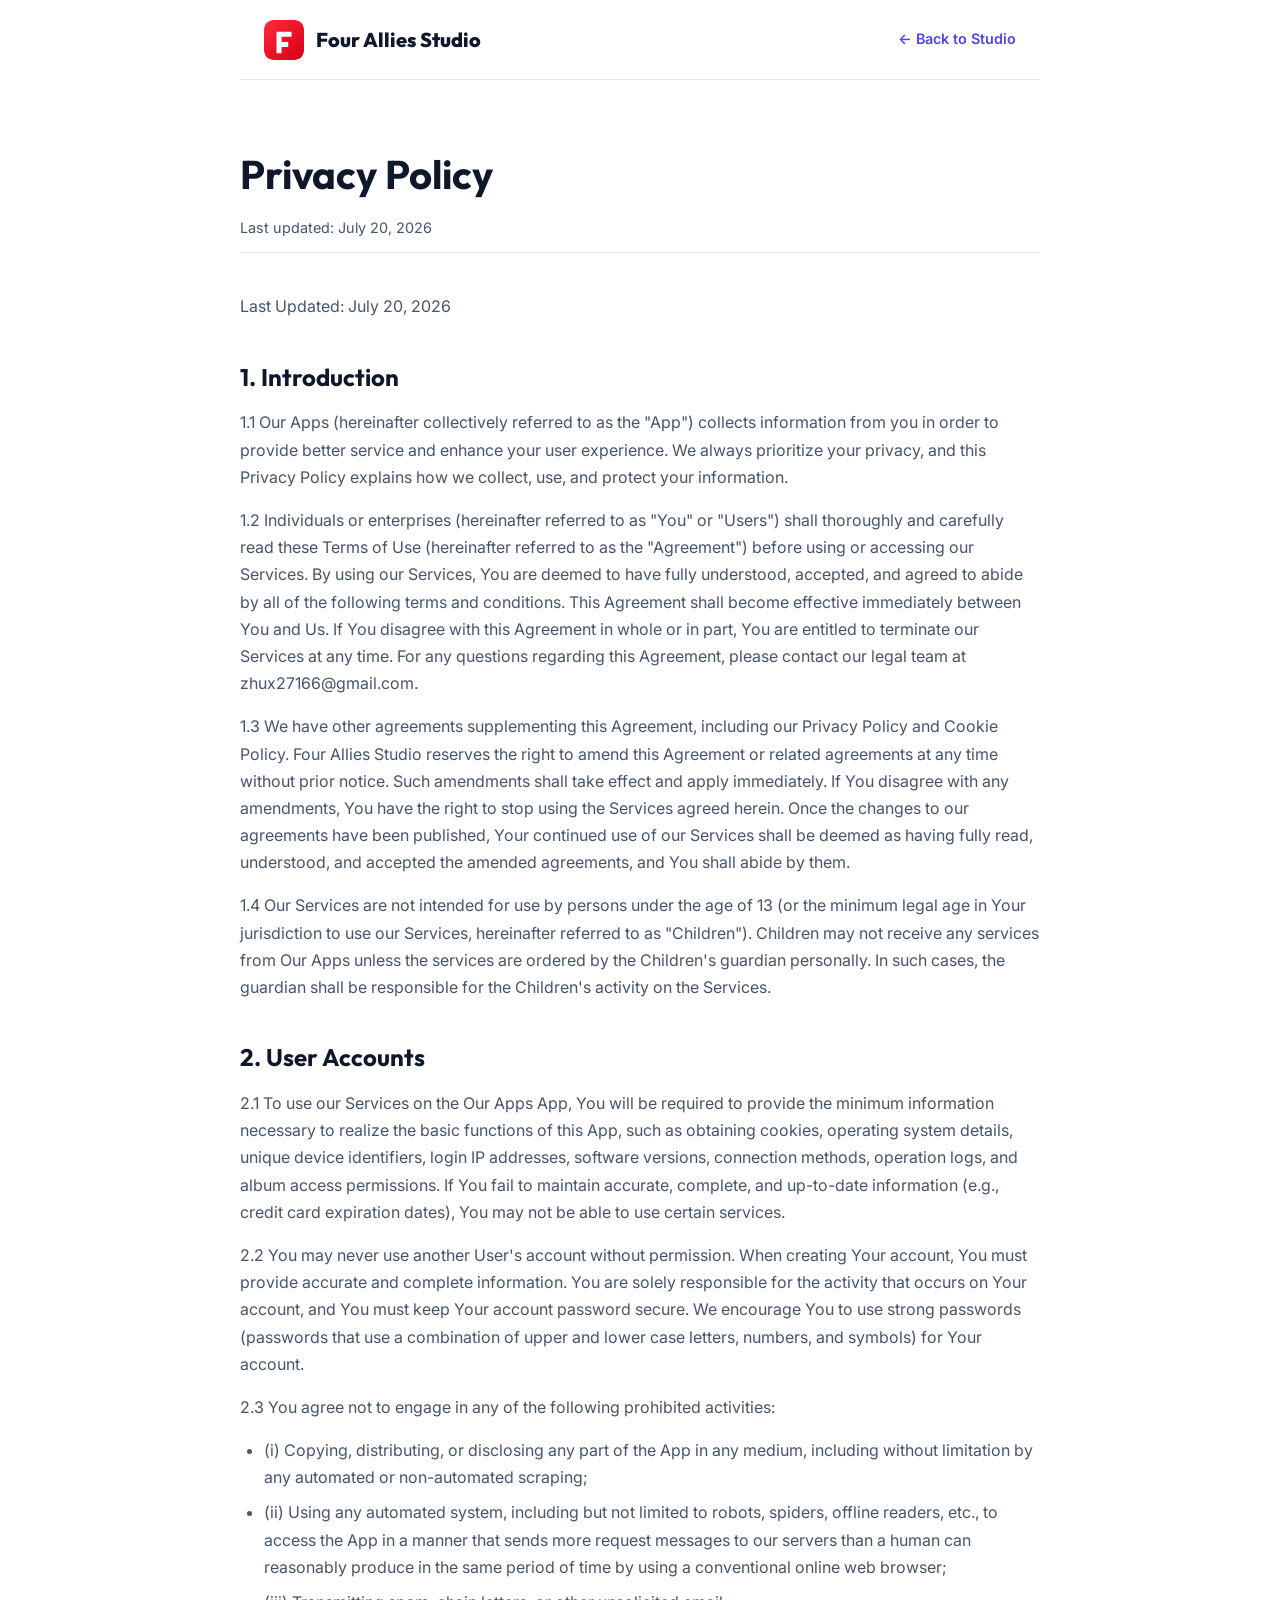
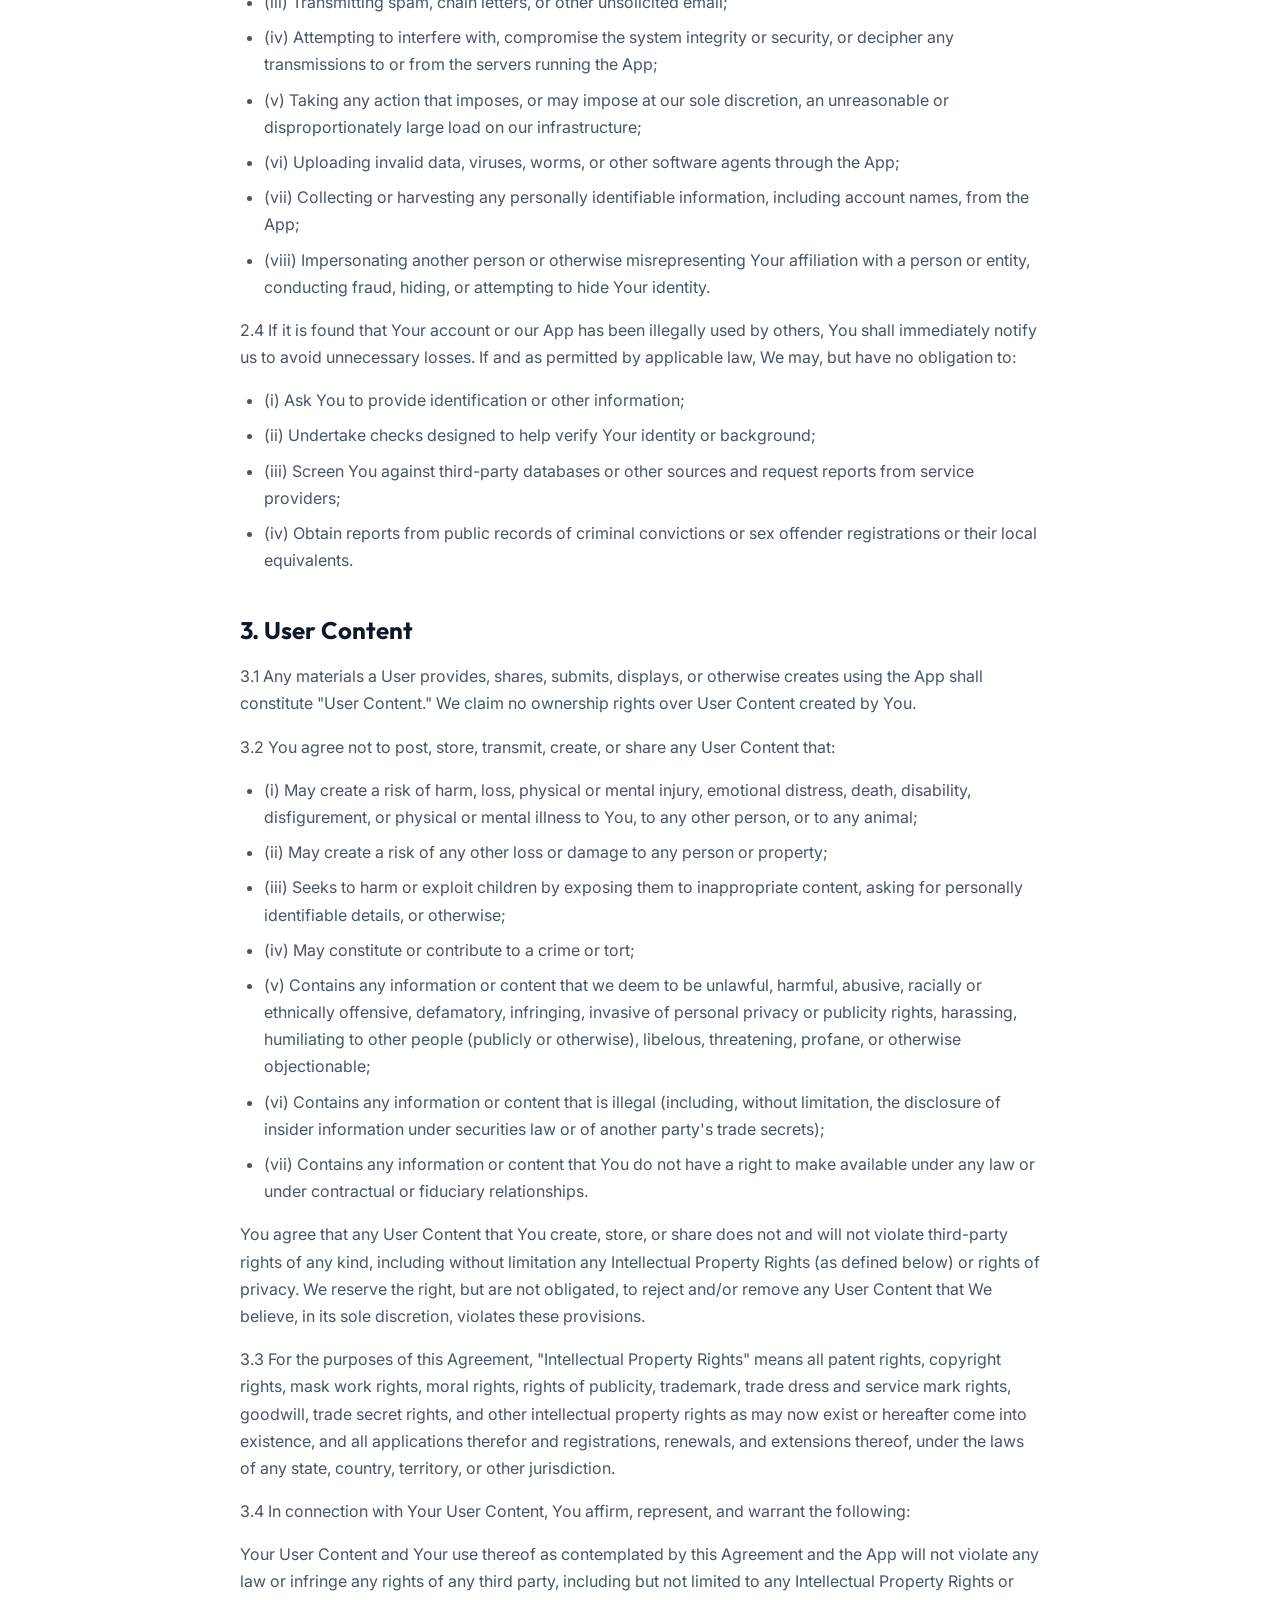
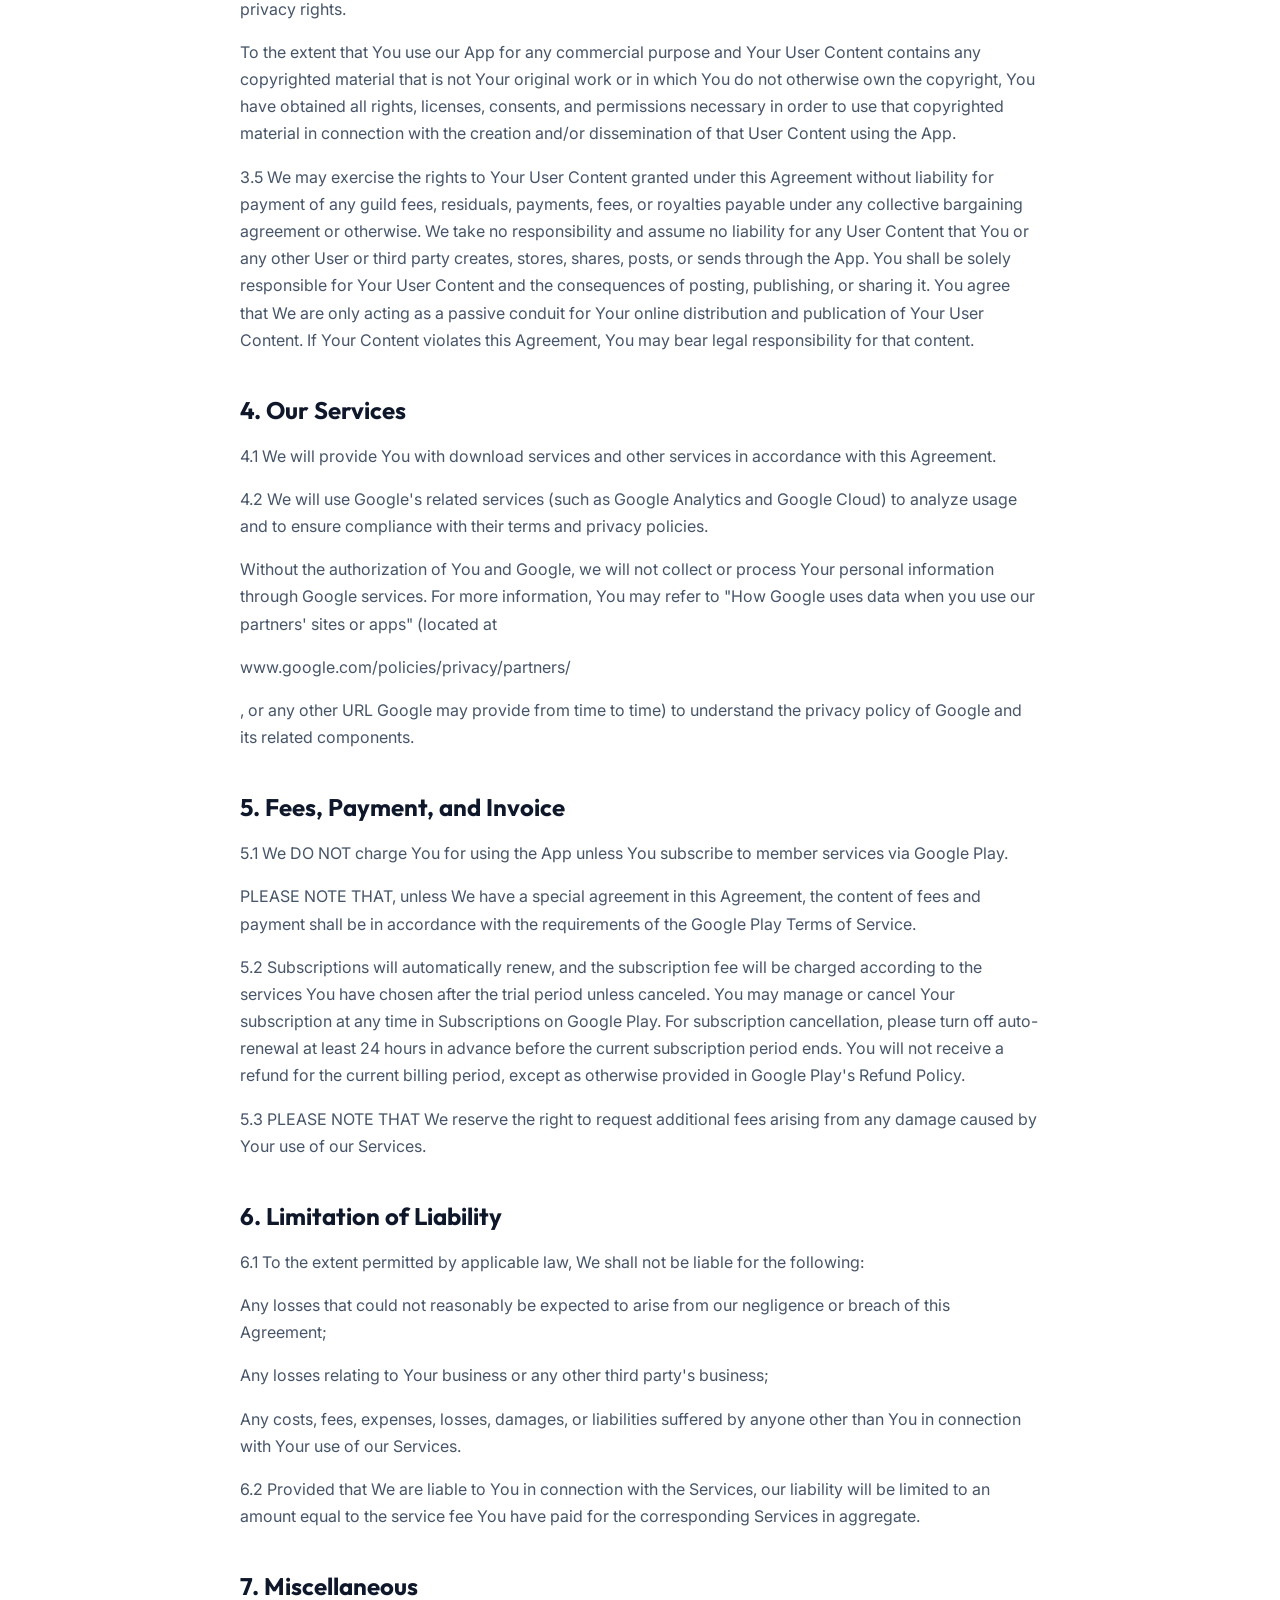
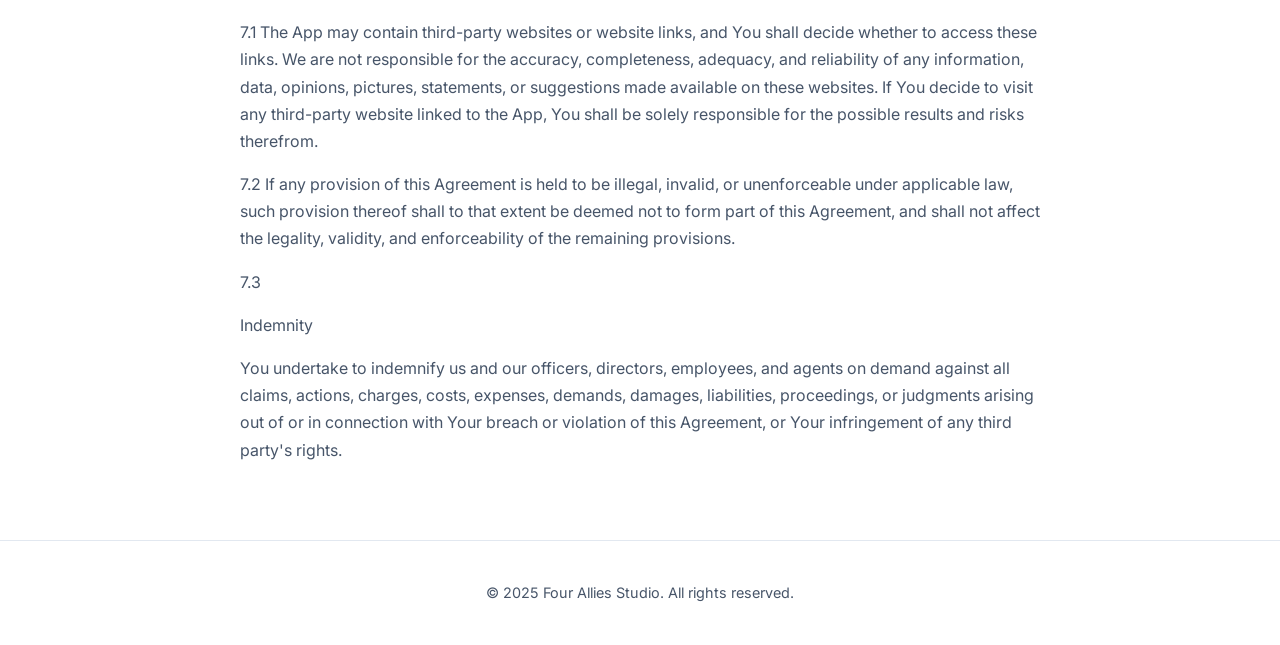
<file: privacy.html>
<!DOCTYPE html>
<html lang="en">
<head>
  <meta charset="UTF-8">
  <meta name="viewport" content="width=device-width, initial-scale=1.0">
  <meta name="description" content="Four Allies Studio Privacy Policy. Learn how we handle your personal data and respect your privacy in our mobile apps.">
  <title>Privacy Policy - Four Allies Studio</title>
  <link rel="icon" type="image/svg+xml" href="logo.svg">
  <link href="https://fonts.googleapis.com/css2?family=Inter:wght@400;500;600;700&family=Outfit:wght@500;600;700;800&display=swap" rel="stylesheet">
  <style>
    :root {
      --primary: #4F46E5;
      --text-dark: #0F172A;
      --text-medium: #475569;
      --bg-light: #F8FAFC;
      --bg-white: #FFFFFF;
      --border-color: #E2E8F0;
    }
    * { box-sizing: border-box; margin: 0; padding: 0; }
    a, button {
      -webkit-tap-highlight-color: transparent;
      touch-action: manipulation;
    }
    body {
      font-family: 'Inter', sans-serif;
      color: var(--text-medium);
      background-color: var(--bg-white);
      line-height: 1.7;
    }
    .container {
      width: 100%;
      max-width: 800px;
      margin: 0 auto;
      padding: 0 24px;
    }
    /* Header */
    header {
      height: 80px;
      display: flex;
      align-items: center;
      justify-content: space-between;
      border-bottom: 1px solid var(--border-color);
    }
    .logo-area {
      display: flex;
      align-items: center;
      gap: 12px;
      text-decoration: none;
    }
    .logo-img {
      width: 40px;
      height: 40px;
      border-radius: 8px;
    }
    .logo-title {
      font-family: 'Outfit', sans-serif;
      font-weight: 800;
      font-size: 1.25rem;
      color: var(--text-dark);
    }
    .back-link {
      font-size: 0.9rem;
      font-weight: 600;
      color: var(--primary);
      text-decoration: none;
    }
    /* Content */
    .privacy-content {
      padding: 60px 0;
    }
    .privacy-content h1 {
      font-family: 'Outfit', sans-serif;
      font-size: 2.5rem;
      color: var(--text-dark);
      margin-bottom: 8px;
    }
    .update-date {
      font-size: 0.9rem;
      color: var(--text-medium);
      margin-bottom: 40px;
      display: block;
      border-bottom: 1.5px solid var(--border-color);
      padding-bottom: 12px;
    }
    .privacy-content h2 {
      font-family: 'Outfit', sans-serif;
      font-size: 1.5rem;
      color: var(--text-dark);
      margin-top: 36px;
      margin-bottom: 12px;
    }
    .privacy-content p {
      margin-bottom: 16px;
      font-size: 1rem;
    }
    .privacy-content ul {
      margin-bottom: 16px;
      padding-left: 24px;
    }
    .privacy-content li {
      margin-bottom: 8px;
    }
    /* Footer */
    footer {
      padding: 40px 0;
      border-top: 1px solid var(--border-color);
      text-align: center;
      font-size: 0.9rem;
    }
  </style>
</head>
<body>

  <header class="container">
    <a href="index.html" class="logo-area">
      <img src="logo.svg" alt="Four Allies Studio Logo" class="logo-img">
      <span class="logo-title">Four Allies Studio</span>
    </a>
    <a href="index.html" class="back-link">← Back to Studio</a>
  </header>

    <main class="container privacy-content">
    <h1>Privacy Policy</h1>
    <span class="update-date">Last updated: July 20, 2026</span>
    <p>Last Updated: July 20, 2026</p>
    <h2>1. Introduction</h2>
    <p>1.1 Our Apps (hereinafter collectively referred to as the "App") collects information from you in order to provide better service and enhance your user experience. We always prioritize your privacy, and this Privacy Policy explains how we collect, use, and protect your information.</p>
    <p>1.2 Individuals or enterprises (hereinafter referred to as "You" or "Users") shall thoroughly and carefully read these Terms of Use (hereinafter referred to as the "Agreement") before using or accessing our Services. By using our Services, You are deemed to have fully understood, accepted, and agreed to abide by all of the following terms and conditions. This Agreement shall become effective immediately between You and Us. If You disagree with this Agreement in whole or in part, You are entitled to terminate our Services at any time. For any questions regarding this Agreement, please contact our legal team at zhux27166@gmail.com.</p>
    <p>1.3 We have other agreements supplementing this Agreement, including our Privacy Policy and Cookie Policy. Four Allies Studio reserves the right to amend this Agreement or related agreements at any time without prior notice. Such amendments shall take effect and apply immediately. If You disagree with any amendments, You have the right to stop using the Services agreed herein. Once the changes to our agreements have been published, Your continued use of our Services shall be deemed as having fully read, understood, and accepted the amended agreements, and You shall abide by them.</p>
    <p>1.4 Our Services are not intended for use by persons under the age of 13 (or the minimum legal age in Your jurisdiction to use our Services, hereinafter referred to as "Children"). Children may not receive any services from Our Apps unless the services are ordered by the Children's guardian personally. In such cases, the guardian shall be responsible for the Children's activity on the Services.</p>
    <h2>2. User Accounts</h2>
    <p>2.1 To use our Services on the Our Apps App, You will be required to provide the minimum information necessary to realize the basic functions of this App, such as obtaining cookies, operating system details, unique device identifiers, login IP addresses, software versions, connection methods, operation logs, and album access permissions. If You fail to maintain accurate, complete, and up-to-date information (e.g., credit card expiration dates), You may not be able to use certain services.</p>
    <p>2.2 You may never use another User's account without permission. When creating Your account, You must provide accurate and complete information. You are solely responsible for the activity that occurs on Your account, and You must keep Your account password secure. We encourage You to use strong passwords (passwords that use a combination of upper and lower case letters, numbers, and symbols) for Your account.</p>
    <p>2.3 You agree not to engage in any of the following prohibited activities:</p>
    <ul>
      <li>(i) Copying, distributing, or disclosing any part of the App in any medium, including without limitation by any automated or non-automated scraping;</li>
      <li>(ii) Using any automated system, including but not limited to robots, spiders, offline readers, etc., to access the App in a manner that sends more request messages to our servers than a human can reasonably produce in the same period of time by using a conventional online web browser;</li>
      <li>(iii) Transmitting spam, chain letters, or other unsolicited email;</li>
      <li>(iv) Attempting to interfere with, compromise the system integrity or security, or decipher any transmissions to or from the servers running the App;</li>
      <li>(v) Taking any action that imposes, or may impose at our sole discretion, an unreasonable or disproportionately large load on our infrastructure;</li>
      <li>(vi) Uploading invalid data, viruses, worms, or other software agents through the App;</li>
      <li>(vii) Collecting or harvesting any personally identifiable information, including account names, from the App;</li>
      <li>(viii) Impersonating another person or otherwise misrepresenting Your affiliation with a person or entity, conducting fraud, hiding, or attempting to hide Your identity.</li>
    </ul>
    <p>2.4 If it is found that Your account or our App has been illegally used by others, You shall immediately notify us to avoid unnecessary losses. If and as permitted by applicable law, We may, but have no obligation to:</p>
    <ul>
      <li>(i) Ask You to provide identification or other information;</li>
      <li>(ii) Undertake checks designed to help verify Your identity or background;</li>
      <li>(iii) Screen You against third-party databases or other sources and request reports from service providers;</li>
      <li>(iv) Obtain reports from public records of criminal convictions or sex offender registrations or their local equivalents.</li>
    </ul>
    <h2>3. User Content</h2>
    <p>3.1 Any materials a User provides, shares, submits, displays, or otherwise creates using the App shall constitute "User Content." We claim no ownership rights over User Content created by You.</p>
    <p>3.2 You agree not to post, store, transmit, create, or share any User Content that:</p>
    <ul>
      <li>(i) May create a risk of harm, loss, physical or mental injury, emotional distress, death, disability, disfigurement, or physical or mental illness to You, to any other person, or to any animal;</li>
      <li>(ii) May create a risk of any other loss or damage to any person or property;</li>
      <li>(iii) Seeks to harm or exploit children by exposing them to inappropriate content, asking for personally identifiable details, or otherwise;</li>
      <li>(iv) May constitute or contribute to a crime or tort;</li>
      <li>(v) Contains any information or content that we deem to be unlawful, harmful, abusive, racially or ethnically offensive, defamatory, infringing, invasive of personal privacy or publicity rights, harassing, humiliating to other people (publicly or otherwise), libelous, threatening, profane, or otherwise objectionable;</li>
      <li>(vi) Contains any information or content that is illegal (including, without limitation, the disclosure of insider information under securities law or of another party's trade secrets);</li>
      <li>(vii) Contains any information or content that You do not have a right to make available under any law or under contractual or fiduciary relationships.</li>
    </ul>
    <p>You agree that any User Content that You create, store, or share does not and will not violate third-party rights of any kind, including without limitation any Intellectual Property Rights (as defined below) or rights of privacy. We reserve the right, but are not obligated, to reject and/or remove any User Content that We believe, in its sole discretion, violates these provisions.</p>
    <p>3.3 For the purposes of this Agreement, "Intellectual Property Rights" means all patent rights, copyright rights, mask work rights, moral rights, rights of publicity, trademark, trade dress and service mark rights, goodwill, trade secret rights, and other intellectual property rights as may now exist or hereafter come into existence, and all applications therefor and registrations, renewals, and extensions thereof, under the laws of any state, country, territory, or other jurisdiction.</p>
    <p>3.4 In connection with Your User Content, You affirm, represent, and warrant the following:</p>
    <p>Your User Content and Your use thereof as contemplated by this Agreement and the App will not violate any law or infringe any rights of any third party, including but not limited to any Intellectual Property Rights or privacy rights.</p>
    <p>To the extent that You use our App for any commercial purpose and Your User Content contains any copyrighted material that is not Your original work or in which You do not otherwise own the copyright, You have obtained all rights, licenses, consents, and permissions necessary in order to use that copyrighted material in connection with the creation and/or dissemination of that User Content using the App.</p>
    <p>3.5 We may exercise the rights to Your User Content granted under this Agreement without liability for payment of any guild fees, residuals, payments, fees, or royalties payable under any collective bargaining agreement or otherwise. We take no responsibility and assume no liability for any User Content that You or any other User or third party creates, stores, shares, posts, or sends through the App. You shall be solely responsible for Your User Content and the consequences of posting, publishing, or sharing it. You agree that We are only acting as a passive conduit for Your online distribution and publication of Your User Content. If Your Content violates this Agreement, You may bear legal responsibility for that content.</p>
    <h2>4. Our Services</h2>
    <p>4.1 We will provide You with download services and other services in accordance with this Agreement.</p>
    <p>4.2 We will use Google's related services (such as Google Analytics and Google Cloud) to analyze usage and to ensure compliance with their terms and privacy policies.</p>
    <p>Without the authorization of You and Google, we will not collect or process Your personal information through Google services. For more information, You may refer to "How Google uses data when you use our partners' sites or apps" (located at</p>
    <p>www.google.com/policies/privacy/partners/</p>
    <p>, or any other URL Google may provide from time to time) to understand the privacy policy of Google and its related components.</p>
    <h2>5. Fees, Payment, and Invoice</h2>
    <p>5.1 We DO NOT charge You for using the App unless You subscribe to member services via Google Play.</p>
    <p>PLEASE NOTE THAT, unless We have a special agreement in this Agreement, the content of fees and payment shall be in accordance with the requirements of the Google Play Terms of Service.</p>
    <p>5.2 Subscriptions will automatically renew, and the subscription fee will be charged according to the services You have chosen after the trial period unless canceled. You may manage or cancel Your subscription at any time in Subscriptions on Google Play. For subscription cancellation, please turn off auto-renewal at least 24 hours in advance before the current subscription period ends. You will not receive a refund for the current billing period, except as otherwise provided in Google Play's Refund Policy.</p>
    <p>5.3 PLEASE NOTE THAT We reserve the right to request additional fees arising from any damage caused by Your use of our Services.</p>
    <h2>6. Limitation of Liability</h2>
    <p>6.1 To the extent permitted by applicable law, We shall not be liable for the following:</p>
    <p>Any losses that could not reasonably be expected to arise from our negligence or breach of this Agreement;</p>
    <p>Any losses relating to Your business or any other third party's business;</p>
    <p>Any costs, fees, expenses, losses, damages, or liabilities suffered by anyone other than You in connection with Your use of our Services.</p>
    <p>6.2 Provided that We are liable to You in connection with the Services, our liability will be limited to an amount equal to the service fee You have paid for the corresponding Services in aggregate.</p>
    <h2>7. Miscellaneous</h2>
    <p>7.1 The App may contain third-party websites or website links, and You shall decide whether to access these links. We are not responsible for the accuracy, completeness, adequacy, and reliability of any information, data, opinions, pictures, statements, or suggestions made available on these websites. If You decide to visit any third-party website linked to the App, You shall be solely responsible for the possible results and risks therefrom.</p>
    <p>7.2 If any provision of this Agreement is held to be illegal, invalid, or unenforceable under applicable law, such provision thereof shall to that extent be deemed not to form part of this Agreement, and shall not affect the legality, validity, and enforceability of the remaining provisions.</p>
    <p>7.3</p>
    <p>Indemnity</p>
    <p>You undertake to indemnify us and our officers, directors, employees, and agents on demand against all claims, actions, charges, costs, expenses, demands, damages, liabilities, proceedings, or judgments arising out of or in connection with Your breach or violation of this Agreement, or Your infringement of any third party's rights.</p>
  </main>

  <footer>
    <div class="container">
      <p>© 2025 Four Allies Studio. All rights reserved.</p>
    </div>
  </footer>

</body>
</html>
</file>
<file: style.css>
/* ==========================================================================
   CSS Design System & Stylesheet for Four Allies Studio Portal
   ========================================================================== */

/* --- CSS Variables & Design Tokens --- */
:root {
  --primary-purple: #6366F1;
  --primary-purple-hover: #4F46E5;
  --primary-blue: #1E5EF0;
  
  --text-dark: #0F172A;
  --text-medium: #475569;
  --text-light: #94A3B8;
  --bg-light: #F8FAFC;
  --bg-white: #FFFFFF;
  --border-color: #E2E8F0;
  
  --shadow-sm: 0 2px 8px rgba(0, 0, 0, 0.04);
  --shadow-md: 0 10px 30px rgba(15, 23, 42, 0.08);
  --shadow-lg: 0 20px 40px rgba(15, 23, 42, 0.12);
  
  --transition-fast: 0.2s ease;
  --transition-normal: 0.3s cubic-bezier(0.4, 0, 0.2, 1);
  --transition-slow: 0.6s cubic-bezier(0.4, 0, 0.2, 1);
  
  --font-heading: 'Outfit', -apple-system, BlinkMacSystemFont, "Segoe UI", Roboto, sans-serif;
  --font-body: 'Inter', -apple-system, BlinkMacSystemFont, "Segoe UI", Roboto, sans-serif;
  
  --container-max-width: 1200px;
}

/* --- Base Resets & Typography --- */
* {
  box-sizing: border-box;
  margin: 0;
  padding: 0;
}

html {
  scroll-behavior: smooth;
  font-size: 16px;
  -webkit-font-smoothing: antialiased;
}

body {
  font-family: var(--font-body);
  color: var(--text-medium);
  background-color: var(--bg-white);
  line-height: 1.6;
  overflow-x: hidden;
}

h1, h2, h3, h4 {
  font-family: var(--font-heading);
  color: var(--text-dark);
  font-weight: 700;
  line-height: 1.25;
}

a {
  text-decoration: none;
  color: inherit;
  transition: var(--transition-fast);
  -webkit-tap-highlight-color: transparent;
  touch-action: manipulation;
}

button {
  cursor: pointer;
  border: none;
  background: none;
  font-family: inherit;
  transition: var(--transition-fast);
  -webkit-tap-highlight-color: transparent;
  touch-action: manipulation;
}

ul {
  list-style: none;
}

img {
  max-width: 100%;
  display: block;
}

/* --- Utility Classes --- */
.container {
  width: 100%;
  max-width: var(--container-max-width);
  margin: 0 auto;
  padding: 0 24px;
}

.text-primary {
  color: var(--primary-purple);
}

.font-bold {
  font-weight: 700;
}

/* ==========================================================================
   Header Component
   ========================================================================== */
.site-header {
  position: fixed;
  top: 0;
  left: 0;
  width: 100%;
  z-index: 1000;
  background-color: rgba(255, 255, 255, 0.85);
  backdrop-filter: blur(12px);
  -webkit-backdrop-filter: blur(12px);
  border-bottom: 1px solid rgba(226, 232, 240, 0.5);
  transition: var(--transition-normal);
}

.site-header.scrolled {
  background-color: rgba(255, 255, 255, 0.95);
  box-shadow: var(--shadow-sm);
}

.header-container {
  height: 80px;
  display: flex;
  align-items: center;
  justify-content: space-between;
}

.logo-area {
  display: flex;
  align-items: center;
  gap: 12px;
}

.app-logo {
  width: 42px;
  height: 42px;
  border-radius: 10px;
  box-shadow: 0 4px 12px rgba(239, 68, 68, 0.2);
}

.app-name {
  font-family: var(--font-heading);
  font-size: 1.4rem;
  font-weight: 800;
  color: var(--text-dark);
  letter-spacing: -0.5px;
}

/* Main Navigation */
.main-nav ul {
  display: flex;
  gap: 36px;
}

.main-nav a {
  font-weight: 500;
  color: var(--text-medium);
  font-size: 0.95rem;
  position: relative;
  padding: 6px 0;
}

.main-nav a:hover,
.main-nav a.active {
  color: var(--primary-purple);
}

.main-nav a::after {
  content: '';
  position: absolute;
  bottom: 0;
  left: 0;
  width: 0;
  height: 2px;
  background-color: var(--primary-purple);
  transition: var(--transition-fast);
  border-radius: 2px;
}

.main-nav a.active::after,
.main-nav a:hover::after {
  width: 100%;
}

.header-actions {
  display: flex;
  align-items: center;
  gap: 20px;
}

/* Language Selector */
.lang-selector {
  position: relative;
}

.lang-btn {
  display: flex;
  align-items: center;
  gap: 8px;
  padding: 8px 14px;
  border: 1px solid var(--border-color);
  border-radius: 30px;
  font-size: 0.9rem;
  font-weight: 500;
  color: var(--text-medium);
  background-color: var(--bg-white);
}

.lang-btn:hover {
  background-color: var(--bg-light);
  border-color: var(--text-light);
}

.globe-icon {
  width: 18px;
  height: 18px;
}

.chevron-icon {
  width: 14px;
  height: 14px;
}

.lang-dropdown {
  position: absolute;
  top: calc(100% + 8px);
  right: 0;
  background-color: var(--bg-white);
  border: 1px solid var(--border-color);
  border-radius: 12px;
  box-shadow: var(--shadow-md);
  min-width: 150px;
  max-height: 280px;
  overflow-y: auto;
  opacity: 0;
  visibility: hidden;
  transform: translateY(-10px);
  transition: var(--transition-normal);
  z-index: 1010;
  padding: 6px 0;
}

.lang-dropdown.show {
  opacity: 1;
  visibility: visible;
  transform: translateY(0);
}

.lang-dropdown button {
  width: 100%;
  padding: 10px 20px;
  text-align: left;
  font-size: 0.9rem;
  color: var(--text-medium);
}

.lang-dropdown button:hover,
.lang-dropdown button.active {
  background-color: #EEF2FF;
  color: var(--primary-purple);
  font-weight: 600;
}

/* Mobile Toggle */
.mobile-toggle {
  display: none;
  flex-direction: column;
  justify-content: space-between;
  width: 24px;
  height: 18px;
  z-index: 1100;
}

.mobile-toggle span {
  display: block;
  height: 2px;
  width: 100%;
  background-color: var(--text-dark);
  border-radius: 2px;
  transition: var(--transition-normal);
}

/* ==========================================================================
   Hero Section
   ========================================================================== */
.hero-section {
  padding-top: 170px;
  padding-bottom: 90px;
  background: radial-gradient(circle at 15% 20%, rgba(99, 102, 241, 0.08) 0%, rgba(255, 255, 255, 0) 50%),
              radial-gradient(circle at 85% 85%, rgba(30, 94, 240, 0.04) 0%, rgba(255, 255, 255, 0) 50%);
  position: relative;
  overflow: hidden;
}

.hero-container {
  display: grid;
  grid-template-columns: 1.1fr 0.9fr;
  align-items: center;
  gap: 48px;
}

.hero-content {
  display: flex;
  flex-direction: column;
  gap: 24px;
}

.hero-badge {
  font-family: var(--font-heading);
  font-size: 0.95rem;
  font-weight: 800;
  color: var(--primary-purple);
  letter-spacing: 1.5px;
}

.hero-title {
  font-size: 3.8rem;
  font-weight: 800;
  letter-spacing: -1.5px;
  color: var(--text-dark);
}

.hero-desc {
  font-size: 1.15rem;
  color: var(--text-medium);
  max-width: 520px;
}

.btn-primary {
  display: inline-block;
  background-color: var(--primary-purple);
  color: var(--bg-white);
  font-weight: 700;
  padding: 16px 36px;
  border-radius: 30px;
  box-shadow: 0 8px 24px rgba(99, 102, 241, 0.25);
}

.btn-primary:hover {
  background-color: var(--primary-purple-hover);
  transform: translateY(-2px);
  box-shadow: 0 10px 28px rgba(99, 102, 241, 0.35);
}

/* Hero Animated Illustration */
.hero-illustration {
  position: relative;
  height: 480px;
  display: flex;
  justify-content: center;
  align-items: center;
}

.ill-circle-bg {
  position: absolute;
  width: 380px;
  height: 380px;
  background: radial-gradient(circle, rgba(99, 102, 241, 0.08) 0%, rgba(255, 255, 255, 0) 70%);
  border-radius: 50%;
  z-index: 0;
}

.ill-phone {
  position: relative;
  width: 220px;
  height: 430px;
  background-color: #0c0a09;
  border-radius: 36px;
  box-shadow: var(--shadow-lg);
  border: 7px solid #1c1917;
  overflow: hidden;
  z-index: 2;
  transition: transform var(--transition-normal);
}

.ill-phone:hover {
  transform: translateY(-5px);
}

.ill-phone-frame {
  width: 100%;
  height: 100%;
  position: relative;
}

.ill-phone-screen {
  width: 100%;
  height: 100%;
  background: linear-gradient(180deg, #fafaf9 0%, #f5f5f4 100%);
  display: flex;
  flex-direction: column;
  position: relative;
  box-sizing: border-box;
}

/* Simulated status bar and notch */
.ill-phone-screen .notch {
  position: absolute;
  top: 0;
  left: 50%;
  transform: translateX(-50%);
  width: 90px;
  height: 16px;
  background-color: #1c1917;
  border-bottom-left-radius: 10px;
  border-bottom-right-radius: 10px;
  z-index: 10;
}

.ill-phone-screen .status-bar {
  display: flex;
  justify-content: space-between;
  align-items: center;
  padding: 4px 14px 2px 14px;
  font-size: 0.65rem;
  font-weight: 700;
  color: #1c1917;
  z-index: 5;
  margin-top: 1px;
}

.ill-phone-screen .status-icons {
  display: flex;
  align-items: center;
  gap: 3px;
}

.ill-phone-screen .status-icons span {
  font-size: 0.65rem;
}

/* Phone Mockup Header */
.ill-phone-screen .phone-header {
  padding: 18px 14px 6px 14px;
  display: flex;
  align-items: center;
  gap: 6px;
  border-bottom: 1px solid #e7e5e4;
  background-color: #ffffff;
}

.ill-phone-screen .phone-logo {
  width: 18px;
  height: 18px;
  border-radius: 4px;
  background-color: #ef4444;
  display: flex;
  align-items: center;
  justify-content: center;
  color: white;
  font-weight: 900;
  font-size: 0.65rem;
  font-family: var(--font-heading);
}

.ill-phone-screen .phone-brand {
  font-family: var(--font-heading);
  font-weight: 800;
  font-size: 0.8rem;
  color: #1c1917;
}

/* Scrollable Hub List */
.ill-phone-screen .phone-hub-list {
  flex: 1;
  overflow-y: auto;
  padding: 8px;
  display: flex;
  flex-direction: column;
  gap: 6px;
}

/* Hide scrollbar */
.ill-phone-screen .phone-hub-list::-webkit-scrollbar {
  display: none;
}

.ill-phone-screen .hub-item {
  background-color: #ffffff;
  border: 1px solid #e7e5e4;
  border-radius: 8px;
  padding: 6px 8px;
  display: flex;
  align-items: center;
  justify-content: space-between;
  transition: background-color 0.2s ease;
  text-decoration: none;
}

.ill-phone-screen .hub-item:hover {
  background-color: #f5f5f4;
}

.ill-phone-screen .hub-item-left {
  display: flex;
  align-items: center;
  gap: 6px;
}

.ill-phone-screen .hub-icon {
  width: 26px;
  height: 26px;
  border-radius: 6px;
  object-fit: cover;
}

.ill-phone-screen .hub-meta {
  display: flex;
  flex-direction: column;
}

.ill-phone-screen .hub-name {
  font-size: 0.65rem;
  font-weight: 700;
  color: #1c1917;
  line-height: 1.2;
}

.ill-phone-screen .hub-tag {
  font-size: 0.5rem;
  color: #78716c;
}

.ill-phone-screen .hub-btn {
  font-size: 0.55rem;
  font-weight: 700;
  padding: 3px 8px;
  border-radius: 10px;
  color: white;
  border: none;
}

.ill-phone-screen .btn-blue { background-color: #1E88E5; }
.ill-phone-screen .btn-purple { background-color: #7C3AED; }
.ill-phone-screen .btn-orange { background-color: #F97316; }
.ill-phone-screen .btn-green { background-color: #10B981; }
.ill-phone-screen .btn-red { background-color: #EF4444; }

/* Mini widget panel */
.ill-phone-screen .hub-widget {
  background-color: #ffffff;
  border: 1px solid #e7e5e4;
  border-radius: 8px;
  padding: 8px;
  display: flex;
  align-items: center;
  justify-content: space-between;
}

.ill-phone-screen .widget-title {
  font-size: 0.55rem;
  font-weight: 700;
  color: #78716c;
}

.ill-phone-screen .widget-status {
  font-size: 0.65rem;
  font-weight: 800;
  color: #10B981;
}

/* Floating wave animation */
.wave-lines {
  display: flex;
  align-items: center;
  gap: 3px;
}

.wave-lines span {
  width: 3px;
  height: 12px;
  background-color: var(--primary-purple);
  border-radius: 2px;
  animation: wave 1.2s ease-in-out infinite alternate;
}

.wave-lines span:nth-child(2) {
  height: 18px;
  animation-delay: 0.2s;
  background-color: var(--primary-blue);
}

.wave-lines span:nth-child(3) {
  height: 10px;
  animation-delay: 0.4s;
}

@keyframes wave {
  0% { transform: scaleY(0.4); }
  100% { transform: scaleY(1); }
}

/* Floating App Icons */
.float-icon {
  position: absolute;
  width: 52px;
  height: 52px;
  border-radius: 12px;
  display: flex;
  align-items: center;
  justify-content: center;
  box-shadow: var(--shadow-md);
  z-index: 3;
  animation: float 4s ease-in-out infinite;
  cursor: pointer;
}

.float-icon img {
  width: 100%;
  height: 100%;
  border-radius: 12px;
  object-fit: cover;
  display: block;
}

.float-svg {
  width: 24px;
  height: 24px;
}

.float-char {
  color: white;
  font-weight: 800;
  font-size: 1.4rem;
}

/* Individual floating styles & positions */
.float-1 {
  top: 15%;
  left: 10%;
  animation-duration: 4.5s;
  animation-delay: 0.2s;
}
.float-2 {
  top: 8%;
  right: 15%;
  animation-duration: 5s;
  animation-delay: 0.5s;
}
.float-3 {
  bottom: 20%;
  left: 8%;
  animation-duration: 4s;
  animation-delay: 0s;
}
.float-4 {
  bottom: 12%;
  right: 10%;
  animation-duration: 5.5s;
  animation-delay: 0.8s;
}
.float-5 {
  top: 45%;
  right: -5%;
  animation-duration: 4.8s;
  animation-delay: 0.3s;
}
.float-6 {
  top: 42%;
  left: -8%;
  animation-duration: 5.2s;
  animation-delay: 0.6s;
}

@keyframes float {
  0% { transform: translateY(0px); }
  50% { transform: translateY(-12px); }
  100% { transform: translateY(0px); }
}

/* App Branding Colors */
.word-color { background-color: #1A73E8; }
.clean-color { background-color: #2563EB; }
.photo-color { background-color: #8B5CF6; }
.download-color { background-color: #EF4444; }
.fill-color { background-color: #F59E0B; }
.wall-color { background-color: #10B981; }

/* ==========================================================================
   Our Apps Grid
   ========================================================================== */
.apps-grid-section {
  padding: 80px 0;
  background-color: var(--bg-light);
}

.apps-grid-title {
  font-size: 2.25rem;
  font-weight: 800;
  margin-bottom: 40px;
}

.apps-grid {
  display: grid;
  grid-template-columns: repeat(auto-fill, minmax(320px, 1fr));
  gap: 24px;
}

.app-card {
  background-color: var(--bg-white);
  border: 1px solid var(--border-color);
  border-radius: 20px;
  padding: 24px;
  display: flex;
  flex-direction: column;
  gap: 16px;
  box-shadow: var(--shadow-sm);
  transition: transform var(--transition-normal), box-shadow var(--transition-normal), border-color var(--transition-normal);
}

.app-card:hover {
  transform: translateY(-6px);
  box-shadow: var(--shadow-md);
  border-color: var(--primary-purple);
}

.app-card-header {
  display: flex;
  align-items: center;
  gap: 16px;
}

.app-card-icon-wrap {
  width: 60px;
  height: 60px;
  border-radius: 14px;
  display: flex;
  align-items: center;
  justify-content: center;
  flex-shrink: 0;
  box-shadow: var(--shadow-sm);
  object-fit: cover;
}

.app-card-icon-text {
  color: white;
  font-weight: 800;
  font-size: 1.8rem;
}

.app-card-meta {
  display: flex;
  flex-direction: column;
  gap: 2px;
}

.app-card-meta h3 {
  font-size: 1.2rem;
  font-weight: 700;
}

.app-card-category {
  font-size: 0.78rem;
  font-weight: 600;
  color: var(--text-light);
}

.app-card-desc {
  font-size: 0.95rem;
  color: var(--text-medium);
  line-height: 1.5;
  margin-bottom: auto;
}

.app-card-rating {
  display: flex;
  align-items: center;
  gap: 6px;
  font-weight: 700;
  font-size: 0.9rem;
  color: #D97706; /* Star color */
}

.star-icon {
  width: 18px;
  height: 18px;
  color: #F59E0B;
}

.rating-val {
  color: var(--text-dark);
}

/* ==========================================================================
   Featured App Section (V Downloader)
   ========================================================================== */
.featured-app-section {
  padding: 80px 0;
  display: none;
  background-color: var(--bg-white);
}

.featured-container-box {
  background: linear-gradient(135deg, rgba(238, 242, 255, 0.7) 0%, rgba(255, 255, 255, 0.9) 100%);
  border: 1px solid var(--border-color);
  border-radius: 28px;
  padding: 50px;
  display: grid;
  grid-template-columns: 1fr 1.2fr 1fr;
  align-items: center;
  gap: 36px;
  box-shadow: var(--shadow-md);
}

.featured-left {
  display: flex;
  flex-direction: column;
  gap: 20px;
}

.featured-badge {
  font-family: var(--font-heading);
  font-size: 0.85rem;
  font-weight: 800;
  color: var(--primary-purple);
  letter-spacing: 1px;
  text-transform: uppercase;
}

.featured-title {
  font-size: 2.5rem;
  font-weight: 800;
}

.featured-tagline {
  font-family: var(--font-heading);
  font-size: 1.15rem;
  font-weight: 800;
}

.featured-desc {
  font-size: 0.98rem;
  color: var(--text-medium);
  line-height: 1.6;
}

.featured-store-btn img {
  height: 48px;
}

.featured-checklist {
  display: grid;
  grid-template-columns: 1fr 1fr;
  gap: 12px;
  margin-top: 10px;
}

.chk-item {
  display: flex;
  align-items: center;
  gap: 8px;
  font-size: 0.85rem;
  font-weight: 600;
}

.chk-icon {
  width: 18px;
  height: 18px;
  color: #10B981;
}

/* Featured App CSS Dual phone mockups */
.featured-mockups {
  position: relative;
  height: 400px;
  display: flex;
  justify-content: center;
  align-items: center;
  transform: scale(0.9);
}

.f-phone {
  position: absolute;
  width: 175px;
  height: 350px;
  background-color: #000;
  border-radius: 24px;
  box-shadow: var(--shadow-lg);
}

.f-phone .phone-frame {
  width: 100%;
  height: 100%;
  border: 6px solid #1a1a1a;
  border-radius: 24px;
  overflow: hidden;
  background-color: var(--bg-white);
  position: relative;
  display: flex;
  flex-direction: column;
}

.f-phone .phone-notch {
  position: absolute;
  top: 3px;
  left: 50%;
  transform: translateX(-50%);
  width: 60px;
  height: 14px;
  background-color: #000;
  border-radius: 8px;
  z-index: 10;
}

.f-phone .phone-screen {
  flex: 1;
  display: flex;
  flex-direction: column;
  padding: 22px 10px 8px 10px;
}

.f-phone .phone-header {
  display: flex;
  justify-content: center;
  margin-bottom: 10px;
}

.f-phone .ph-title {
  font-family: var(--font-heading);
  font-weight: 800;
  font-size: 0.72rem;
  color: var(--text-dark);
}

/* Phone 1 components */
.f-phone .ph-search {
  display: flex;
  justify-content: space-between;
  align-items: center;
  background-color: var(--bg-light);
  border: 1px solid var(--border-color);
  border-radius: 20px;
  padding: 4px 4px 4px 8px;
  font-size: 0.58rem;
  color: var(--text-light);
  margin-bottom: 10px;
}

.f-phone .ph-btn-paste {
  background-color: var(--primary-blue);
  color: white;
  padding: 2px 8px;
  border-radius: 10px;
  font-weight: 700;
  font-size: 0.5rem;
}

.f-phone .ph-grid {
  display: grid;
  grid-template-columns: repeat(3, 1fr);
  gap: 8px;
  margin-bottom: auto;
}

.f-phone .g-item {
  height: 24px;
  border-radius: 6px;
}

.g-item.yt { background-color: #FF0000; }
.g-item.fb { background-color: #1877F2; }
.g-item.ig { background-color: #E1306C; }
.g-item.tk { background-color: #000; }
.g-item.tw { background-color: #000; }
.g-item.vm { background-color: #1AB7EA; }

.f-phone .ph-tips {
  background-color: var(--bg-light);
  border-radius: 8px;
  padding: 6px 8px;
  border: 1px solid var(--border-color);
}

.ph-tips-t {
  font-weight: 700;
  font-size: 0.58rem;
  color: var(--text-dark);
}

.ph-tips-d {
  font-size: 0.48rem;
  color: var(--text-light);
}

/* Phone 2 components */
.f-phone .ph-tabs {
  display: flex;
  gap: 10px;
  border-bottom: 1px solid var(--border-color);
  padding-bottom: 4px;
  margin-bottom: 8px;
  font-size: 0.58rem;
  font-weight: 700;
}

.ph-tabs span.active {
  color: var(--primary-blue);
}

.f-phone .ph-list {
  display: flex;
  flex-direction: column;
  gap: 8px;
  margin-bottom: auto;
}

.ph-list-item {
  display: flex;
  align-items: center;
  gap: 6px;
}

.ph-thumb {
  width: 24px;
  height: 24px;
  border-radius: 4px;
}

.ph-thumb.item-1 { background: linear-gradient(135deg, #FF9A9E 0%, #FECFEF 100%); }
.ph-thumb.item-2 { background: linear-gradient(135deg, #30CFD0 0%, #33086F 100%); }

.ph-details {
  display: flex;
  flex-direction: column;
}

.ph-name {
  font-size: 0.55rem;
  font-weight: 700;
  color: var(--text-dark);
  max-width: 90px;
  overflow: hidden;
  white-space: nowrap;
  text-overflow: ellipsis;
}

.ph-status {
  font-size: 0.48rem;
  color: #10B981;
  font-weight: 700;
}

/* Positions for dual overlay */
.featured-mockups .phone-1 {
  transform: translateX(-70px) translateY(-15px);
  z-index: 3;
}
.featured-mockups .phone-2 {
  transform: translateX(70px) translateY(15px);
  z-index: 2;
}

/* Key Highlights (Right Column) */
.featured-right {
  display: flex;
  flex-direction: column;
  gap: 20px;
}

.high-item {
  display: flex;
  align-items: flex-start;
  gap: 16px;
}

.high-icon-wrap {
  width: 42px;
  height: 42px;
  border-radius: 10px;
  background-color: var(--bg-white);
  color: var(--primary-purple);
  display: flex;
  align-items: center;
  justify-content: center;
  flex-shrink: 0;
  box-shadow: var(--shadow-sm);
  border: 1px solid var(--border-color);
}

.high-icon-wrap svg {
  width: 20px;
  height: 20px;
}

.hd-badge-sm {
  font-family: var(--font-heading);
  font-weight: 800;
  font-size: 0.95rem;
}

.high-text h4 {
  font-size: 1.05rem;
  font-weight: 700;
  margin-bottom: 2px;
}

.high-text p {
  font-size: 0.85rem;
  color: var(--text-medium);
  line-height: 1.4;
}

/* ==========================================================================
   Trust Bar Section
   ========================================================================== */
.trust-bar-section {
  padding: 60px 0;
  background-color: var(--bg-light);
}

.trust-container {
  display: grid;
  grid-template-columns: repeat(4, 1fr);
  gap: 24px;
}

.trust-card {
  background-color: var(--bg-white);
  border: 1px solid var(--border-color);
  border-radius: 16px;
  padding: 24px;
  box-shadow: var(--shadow-sm);
  display: flex;
  flex-direction: column;
  align-items: flex-start;
}

.trust-icon-wrap {
  width: 44px;
  height: 44px;
  border-radius: 10px;
  background-color: #EEF2FF;
  color: var(--primary-purple);
  display: flex;
  align-items: center;
  justify-content: center;
  margin-bottom: 16px;
}

.trust-icon-wrap svg {
  width: 20px;
  height: 20px;
}

.trust-card h3 {
  font-size: 1.1rem;
  font-weight: 700;
  margin-bottom: 6px;
}

.trust-card p {
  font-size: 0.85rem;
  color: var(--text-medium);
  line-height: 1.4;
}

/* ==========================================================================
   Footer Component
   ========================================================================== */
.site-footer {
  background-color: var(--bg-white);
  border-top: 1px solid var(--border-color);
  padding: 40px 0;
}

.footer-container {
  display: flex;
  justify-content: space-between;
  align-items: center;
}

.footer-left {
  display: flex;
  align-items: center;
  gap: 16px;
}

.footer-brand {
  font-family: var(--font-heading);
  font-size: 1.15rem;
  color: var(--text-dark);
}

.footer-copy {
  font-size: 0.88rem;
  color: var(--text-light);
}

.footer-right {
  display: flex;
  align-items: center;
  gap: 30px;
}

.footer-link {
  font-size: 0.88rem;
  color: var(--text-medium);
  font-weight: 500;
}

.footer-link:hover {
  color: var(--primary-purple);
}

.footer-socials {
  display: flex;
  gap: 12px;
}

.social-icon-btn {
  width: 32px;
  height: 32px;
  border-radius: 50%;
  background-color: var(--bg-light);
  color: var(--text-medium);
  display: flex;
  align-items: center;
  justify-content: center;
  border: 1px solid var(--border-color);
}

.social-icon-btn:hover {
  background-color: var(--primary-purple);
  color: white;
  border-color: var(--primary-purple);
}

/* ==========================================================================
   Responsive Design & Media Queries
   ========================================================================== */

/* --- Tablet Devices (max-width: 992px) --- */
@media (max-width: 992px) {
  .hero-container {
    grid-template-columns: 1fr;
    text-align: center;
  }
  
  .hero-content {
    align-items: center;
  }
  
  .hero-desc {
    margin: 0 auto;
  }

  .apps-grid {
    grid-template-columns: repeat(2, 1fr);
  }
  
  .featured-container-box {
    grid-template-columns: 1fr;
    gap: 40px;
    padding: 36px 24px;
    text-align: center;
  }
  
  .featured-left {
    align-items: center;
  }
  
  .featured-checklist {
    justify-content: center;
  }
  
  .featured-mockups {
    order: -1; /* Move mockups to top on mobile/tablet */
  }

  .trust-container {
    grid-template-columns: repeat(2, 1fr);
  }
  
  .footer-container {
    flex-direction: column;
    gap: 20px;
    text-align: center;
  }
  
  .footer-left {
    flex-direction: column;
    gap: 6px;
  }
  
  .footer-right {
    flex-direction: column;
    gap: 16px;
  }
}

/* --- Mobile Nav Trigger --- */
@media (max-width: 768px) {
  .mobile-toggle {
    display: flex;
  }
  
  .main-nav {
    position: absolute;
    top: 80px;
    left: 0;
    width: 100%;
    background-color: var(--bg-white);
    border-bottom: 1px solid var(--border-color);
    padding: 20px 24px;
    box-shadow: var(--shadow-md);
    opacity: 0;
    visibility: hidden;
    transform: translateY(-20px);
    transition: var(--transition-normal);
  }
  
  .main-nav.show {
    opacity: 1;
    visibility: visible;
    transform: translateY(0);
  }
  
  .main-nav ul {
    flex-direction: column;
    gap: 20px;
  }
  
  .main-nav a {
    font-size: 1.1rem;
    display: block;
  }
}

/* --- Small Mobile Devices (max-width: 576px) --- */
@media (max-width: 576px) {
  .hero-title {
    font-size: 2.6rem;
  }
  
  .hero-illustration {
    height: 380px;
  }
  
  .ill-phone {
    width: 170px;
    height: 330px;
  }
  
  .float-icon {
    width: 44px;
    height: 44px;
  }
  
  .float-5, .float-6 {
    display: none;
  }
  
  .float-char {
    font-size: 1.1rem;
  }
  
  .apps-grid {
    grid-template-columns: 1fr;
  }
  
  .trust-container {
    grid-template-columns: 1fr;
  }
}
</file>
<file: v-downloader/style.css>
/* ==========================================================================
   CSS Design System & Stylesheet for V Downloader
   ========================================================================== */

/* --- CSS Variables & Design Tokens --- */
:root {
  --primary-red: #FF2D3F;
  --primary-red-hover: #E01E2F;
  --primary-blue: #1E5EF0;
  --primary-blue-hover: #1546C2;
  --primary-blue-light: #EBF1FF;
  
  --text-dark: #0F172A;
  --text-medium: #475569;
  --text-light: #94A3B8;
  --bg-light: #F8FAFC;
  --bg-white: #FFFFFF;
  --border-color: #E2E8F0;
  
  --shadow-sm: 0 2px 8px rgba(0, 0, 0, 0.04);
  --shadow-md: 0 10px 30px rgba(15, 23, 42, 0.08);
  --shadow-lg: 0 20px 40px rgba(15, 23, 42, 0.12);
  --shadow-glass: 0 8px 32px 0 rgba(31, 38, 135, 0.04);
  
  --transition-fast: 0.2s ease;
  --transition-normal: 0.3s cubic-bezier(0.4, 0, 0.2, 1);
  --transition-slow: 0.5s cubic-bezier(0.4, 0, 0.2, 1);
  
  --font-heading: 'Outfit', -apple-system, BlinkMacSystemFont, "Segoe UI", Roboto, sans-serif;
  --font-body: 'Inter', -apple-system, BlinkMacSystemFont, "Segoe UI", Roboto, sans-serif;
  
  --container-max-width: 1200px;
}

/* --- Base Resets & Typography --- */
* {
  box-sizing: border-box;
  margin: 0;
  padding: 0;
}

html {
  scroll-behavior: smooth;
  font-size: 16px;
  -webkit-font-smoothing: antialiased;
}

body {
  font-family: var(--font-body);
  color: var(--text-medium);
  background-color: var(--bg-white);
  line-height: 1.6;
  overflow-x: hidden;
}

h1, h2, h3, h4 {
  font-family: var(--font-heading);
  color: var(--text-dark);
  font-weight: 700;
  line-height: 1.25;
}

a {
  text-decoration: none;
  color: inherit;
  transition: var(--transition-fast);
  -webkit-tap-highlight-color: transparent;
  touch-action: manipulation;
}

button {
  cursor: pointer;
  border: none;
  background: none;
  font-family: inherit;
  transition: var(--transition-fast);
  -webkit-tap-highlight-color: transparent;
  touch-action: manipulation;
}

ul {
  list-style: none;
}

img {
  max-width: 100%;
  display: block;
}

/* --- Utility Classes --- */
.container {
  width: 100%;
  max-width: var(--container-max-width);
  margin: 0 auto;
  padding: 0 24px;
}

.text-primary {
  color: var(--primary-blue);
}

.font-bold {
  font-weight: 700;
}

.font-extrabold {
  font-weight: 800;
}

/* ==========================================================================
   Header Component
   ========================================================================== */
.site-header {
  position: fixed;
  top: 0;
  left: 0;
  width: 100%;
  z-index: 1000;
  background-color: rgba(255, 255, 255, 0.8);
  backdrop-filter: blur(12px);
  -webkit-backdrop-filter: blur(12px);
  border-bottom: 1px solid rgba(226, 232, 240, 0.5);
  transition: var(--transition-normal);
}

.site-header.scrolled {
  background-color: rgba(255, 255, 255, 0.95);
  box-shadow: var(--shadow-sm);
  border-bottom: 1px solid rgba(226, 232, 240, 1);
}

.header-container {
  height: 80px;
  display: flex;
  align-items: center;
  justify-content: space-between;
  transition: var(--transition-normal);
}

.site-header.scrolled .header-container {
  height: 70px;
}

.logo-area {
  display: flex;
  align-items: center;
  gap: 12px;
}

.app-logo {
  width: 42px;
  height: 42px;
  border-radius: 10px;
  box-shadow: 0 4px 10px rgba(255, 45, 63, 0.2);
}

.app-name {
  font-family: var(--font-heading);
  font-size: 1.35rem;
  font-weight: 800;
  color: var(--text-dark);
  letter-spacing: -0.5px;
}

/* Main Navigation */
.main-nav ul {
  display: flex;
  gap: 36px;
}

.main-nav a {
  font-weight: 500;
  color: var(--text-medium);
  font-size: 0.95rem;
  position: relative;
  padding: 6px 0;
}

.main-nav a:hover,
.main-nav a.active {
  color: var(--primary-blue);
}

.main-nav a::after {
  content: '';
  position: absolute;
  bottom: 0;
  left: 0;
  width: 0;
  height: 2px;
  background-color: var(--primary-blue);
  transition: var(--transition-fast);
  border-radius: 2px;
}

.main-nav a.active::after,
.main-nav a:hover::after {
  width: 100%;
}

.header-actions {
  display: flex;
  align-items: center;
  gap: 20px;
}

/* --- Language Selector Dropdown --- */
.lang-selector {
  position: relative;
}

.lang-btn {
  display: flex;
  align-items: center;
  gap: 8px;
  padding: 8px 14px;
  border: 1px solid var(--border-color);
  border-radius: 30px;
  font-size: 0.9rem;
  font-weight: 500;
  color: var(--text-medium);
  background-color: var(--bg-white);
  transition: var(--transition-fast);
}

.lang-btn:hover {
  background-color: var(--bg-light);
  border-color: var(--text-light);
}

.globe-icon {
  width: 18px;
  height: 18px;
}

.chevron-icon {
  width: 14px;
  height: 14px;
  transition: var(--transition-fast);
}

.lang-btn[aria-expanded="true"] .chevron-icon {
  transform: rotate(180deg);
}

.lang-dropdown {
  position: absolute;
  top: calc(100% + 8px);
  right: 0;
  background-color: var(--bg-white);
  border: 1px solid var(--border-color);
  border-radius: 12px;
  box-shadow: var(--shadow-md);
  min-width: 150px;
  opacity: 0;
  visibility: hidden;
  transform: translateY(-10px);
  transition: var(--transition-normal);
  z-index: 1010;
  overflow: hidden;
  padding: 6px 0;
}

.lang-dropdown.show {
  opacity: 1;
  visibility: visible;
  transform: translateY(0);
}

.lang-dropdown button {
  width: 100%;
  padding: 10px 20px;
  text-align: left;
  font-size: 0.9rem;
  color: var(--text-medium);
  transition: var(--transition-fast);
}

.lang-dropdown button:hover,
.lang-dropdown button.active {
  background-color: var(--primary-blue-light);
  color: var(--primary-blue);
  font-weight: 600;
}

/* Mobile Toggle Hamburger */
.mobile-toggle {
  display: none;
  flex-direction: column;
  justify-content: space-between;
  width: 24px;
  height: 18px;
  z-index: 1100;
}

.mobile-toggle span {
  display: block;
  height: 2px;
  width: 100%;
  background-color: var(--text-dark);
  border-radius: 2px;
  transition: var(--transition-normal);
}

/* Hamburger Animations */
.mobile-toggle.open span:nth-child(1) {
  transform: translateY(8px) rotate(45deg);
}
.mobile-toggle.open span:nth-child(2) {
  opacity: 0;
}
.mobile-toggle.open span:nth-child(3) {
  transform: translateY(-8px) rotate(-45deg);
}

/* ==========================================================================
   Hero Section
   ========================================================================== */
.hero-section {
  padding-top: 150px;
  padding-bottom: 80px;
  background: radial-gradient(circle at 10% 20%, rgba(235, 241, 255, 0.4) 0%, rgba(255, 255, 255, 0) 60%),
              radial-gradient(circle at 90% 80%, rgba(255, 45, 63, 0.03) 0%, rgba(255, 255, 255, 0) 50%);
  position: relative;
  overflow: hidden;
}

.hero-container {
  display: grid;
  grid-template-columns: 1fr 1fr;
  align-items: center;
  gap: 48px;
}

.hero-content {
  display: flex;
  flex-direction: column;
  gap: 24px;
}

.hero-badge-wrap {
  align-self: flex-start;
}

.hero-badge {
  font-family: var(--font-heading);
  font-size: 1.1rem;
  font-weight: 800;
  color: var(--primary-blue);
  letter-spacing: 0.5px;
}

.hero-title {
  font-size: 3.5rem;
  font-weight: 800;
  letter-spacing: -1.5px;
  color: var(--text-dark);
}

.hero-desc {
  font-size: 1.15rem;
  color: var(--text-medium);
  max-width: 480px;
  line-height: 1.6;
}

.hero-buttons {
  margin-top: 10px;
}

.play-store-btn img {
  height: 52px;
  transition: transform var(--transition-fast);
}

.play-store-btn:hover img {
  transform: translateY(-2px);
}

.hero-checkmarks {
  display: flex;
  gap: 20px;
  margin-top: 10px;
}

.checkmark-item {
  display: flex;
  align-items: center;
  gap: 8px;
  font-size: 0.9rem;
  font-weight: 600;
  color: var(--text-medium);
}

.check-icon {
  width: 20px;
  height: 20px;
  color: #10B981; /* green indicator */
}

/* --- Hero Mockups Styling --- */
.hero-mockups {
  position: relative;
  height: 580px;
  display: flex;
  justify-content: center;
  align-items: center;
}

.mockup-decor-circle {
  position: absolute;
  width: 460px;
  height: 460px;
  background: radial-gradient(circle, rgba(30, 94, 240, 0.08) 0%, rgba(255, 255, 255, 0) 70%);
  border-radius: 50%;
  z-index: 0;
  pointer-events: none;
}

/* General Phone Mockup Container */
.phone-mockup {
  position: absolute;
  width: 260px;
  height: 530px;
  background-color: #000;
  border-radius: 36px;
  box-shadow: var(--shadow-lg);
  z-index: 1;
  transition: transform var(--transition-slow);
}

.phone-mockup:hover {
  transform: translateY(-8px);
}

.phone-1 {
  transform: translateX(-105px) translateY(-20px);
  z-index: 3;
}

.phone-1:hover {
  transform: translateX(-105px) translateY(-28px);
}

.phone-2 {
  transform: translateX(105px) translateY(20px);
  z-index: 2;
  box-shadow: 0 10px 40px rgba(0,0,0,0.15);
}

.phone-2:hover {
  transform: translateX(105px) translateY(12px);
}

/* Phone Inner Elements */
.phone-frame {
  width: 100%;
  height: 100%;
  border: 10px solid #1a1a1a;
  border-radius: 36px;
  overflow: hidden;
  position: relative;
  background-color: var(--bg-white);
  display: flex;
  flex-direction: column;
}

.phone-notch {
  position: absolute;
  top: 5px;
  left: 50%;
  transform: translateX(-50%);
  width: 85px;
  height: 20px;
  background-color: #000000;
  border-radius: 12px;
  z-index: 100;
}

.phone-screen {
  flex: 1;
  display: flex;
  flex-direction: column;
  padding: 30px 14px 10px 14px; /* offset top notch */
  position: relative;
  overflow: hidden;
  user-select: none;
}

/* Status Bar inside mockup */
.phone-status-bar {
  display: flex;
  justify-content: space-between;
  align-items: center;
  font-size: 0.75rem;
  font-weight: 700;
  color: var(--text-dark);
  padding: 0 4px;
  margin-bottom: 12px;
}

.phone-status-icons {
  display: flex;
  gap: 4px;
}

.status-svg {
  width: 12px;
  height: 12px;
}

/* Phone Header */
.phone-header {
  display: flex;
  align-items: center;
  gap: 6px;
  margin-bottom: 14px;
}

.phone-logo-img {
  width: 22px;
  height: 22px;
  border-radius: 5px;
}

.phone-title-text {
  font-family: var(--font-heading);
  font-weight: 800;
  font-size: 0.95rem;
  color: var(--text-dark);
  letter-spacing: -0.2px;
}

/* Screen 1: Home View elements */
.phone-search-container {
  margin-bottom: 14px;
}

.phone-search-bar {
  display: flex;
  align-items: center;
  background-color: var(--bg-light);
  border-radius: 30px;
  padding: 3px 3px 3px 10px;
  border: 1px solid var(--border-color);
}

.phone-search-icon {
  width: 14px;
  height: 14px;
  color: var(--text-light);
  margin-right: 6px;
}

.phone-search-bar input {
  border: none;
  background: none;
  font-size: 0.75rem;
  width: 100%;
  outline: none;
  color: var(--text-medium);
}

.phone-paste-btn {
  background-color: var(--primary-blue);
  color: var(--bg-white);
  font-size: 0.7rem;
  font-weight: 700;
  padding: 5px 12px;
  border-radius: 20px;
}

/* Social Grid inside mockup */
.phone-social-grid {
  display: grid;
  grid-template-columns: repeat(3, 1fr);
  gap: 12px;
  margin-bottom: auto;
}

.social-item {
  display: flex;
  flex-direction: column;
  align-items: center;
  gap: 4px;
}

.social-icon {
  width: 38px;
  height: 38px;
  border-radius: 10px;
  display: flex;
  align-items: center;
  justify-content: center;
  box-shadow: var(--shadow-sm);
  transition: transform var(--transition-fast);
}

.social-icon svg {
  width: 20px;
  height: 20px;
}

.social-name {
  font-size: 0.65rem;
  font-weight: 500;
  color: var(--text-medium);
  text-align: center;
  white-space: nowrap;
}

/* Social Branding Colors */
.youtube-color { background-color: #FF0000; }
.facebook-color { background-color: #1877F2; }
.instagram-color { background: linear-gradient(45deg, #f09433 0%, #e6683c 25%, #dc2743 50%, #cc2366 75%, #bc1888 100%); }
.tiktok-color { background-color: #000000; }
.twitter-color { background-color: #000000; }
.vimeo-color { background-color: #1AB7EA; }
.dailymotion-color {
  background-color: #0066DC;
  display: flex;
  align-items: center;
  justify-content: center;
}
.dm-txt {
  color: white;
  font-size: 1.4rem;
  line-height: 1;
}
.vk-color { background-color: #4A76A8; }
.more-color {
  background-color: #F1F5F9;
  border: 1px solid var(--border-color);
}
.more-icon {
  width: 16px;
  height: 16px;
  color: var(--text-medium);
}

/* Phone Onboarding/Tips banner */
.phone-tips-card {
  background-color: var(--bg-light);
  border-radius: 12px;
  padding: 10px 12px;
  display: flex;
  align-items: center;
  justify-content: space-between;
  border: 1px solid var(--border-color);
  margin-top: 10px;
}

.tips-info {
  display: flex;
  flex-direction: column;
  gap: 2px;
}

.tips-title {
  font-weight: 700;
  font-size: 0.75rem;
  color: var(--text-dark);
}

.tips-desc {
  font-size: 0.6rem;
  color: var(--text-medium);
  line-height: 1.3;
  max-width: 140px;
}

.tips-arrow-btn {
  background-color: var(--primary-blue);
  color: var(--bg-white);
  width: 20px;
  height: 20px;
  border-radius: 50%;
  display: flex;
  align-items: center;
  justify-content: center;
}

.tips-arrow-btn svg {
  width: 10px;
  height: 10px;
}

/* Screen 2: Downloads View elements */
.list-header {
  justify-content: space-between;
  margin-bottom: 8px;
}

.phone-more-actions {
  color: var(--text-medium);
}

.phone-tabs {
  display: flex;
  gap: 12px;
  border-bottom: 1px solid var(--border-color);
  padding-bottom: 6px;
  margin-bottom: 10px;
}

.phone-tabs span {
  font-size: 0.72rem;
  font-weight: 600;
  color: var(--text-medium);
  padding-bottom: 4px;
  position: relative;
}

.phone-tabs span.active {
  color: var(--primary-blue);
}

.phone-tabs span.active::after {
  content: '';
  position: absolute;
  bottom: -1px;
  left: 0;
  width: 100%;
  height: 2px;
  background-color: var(--primary-blue);
  border-radius: 1px;
}

.phone-downloads-list {
  display: flex;
  flex-direction: column;
  gap: 10px;
  margin-bottom: auto;
}

.download-item {
  display: flex;
  align-items: center;
  gap: 8px;
  padding: 4px 0;
}

.item-thumb {
  width: 36px;
  height: 36px;
  border-radius: 6px;
}

.nature-gradient { background: linear-gradient(135deg, #FF9A9E 0%, #FECFEF 99%, #FECFEF 100%); }
.city-gradient { background: linear-gradient(135deg, #30CFD0 0%, #33086F 100%); }
.ocean-gradient { background: linear-gradient(135deg, #5EE7DF 0%, #B490CA 100%); }

.item-details {
  display: flex;
  flex-direction: column;
  flex: 1;
}

.item-title {
  font-size: 0.72rem;
  font-weight: 700;
  color: var(--text-dark);
  white-space: nowrap;
  overflow: hidden;
  text-overflow: ellipsis;
  max-width: 110px;
}

.item-meta {
  font-size: 0.6rem;
  color: var(--text-light);
}

.item-status {
  font-size: 0.6rem;
  font-weight: 700;
}

.text-green { color: #10B981; }

.item-menu-btn {
  color: var(--text-light);
}

/* Phone Bottom Tab Navigator */
.phone-bottom-nav {
  display: flex;
  justify-content: space-around;
  border-top: 1px solid var(--border-color);
  padding-top: 6px;
  margin-top: 8px;
  background-color: var(--bg-white);
}

.nav-item {
  display: flex;
  flex-direction: column;
  align-items: center;
  gap: 2px;
  color: var(--text-light);
}

.nav-item svg {
  width: 16px;
  height: 16px;
}

.nav-item span {
  font-size: 0.58rem;
  font-weight: 500;
}

.nav-item.active {
  color: var(--primary-blue);
}

/* ==========================================================================
   Core Features Highlight Bar
   ========================================================================== */
.features-section {
  padding-bottom: 60px;
  margin-top: -30px;
  position: relative;
  z-index: 10;
}

.features-container {
  display: grid;
  grid-template-columns: repeat(4, 1fr);
  gap: 20px;
  background-color: var(--bg-white);
  border-radius: 20px;
  padding: 30px;
  box-shadow: var(--shadow-md);
  border: 1px solid rgba(226, 232, 240, 0.8);
}

.feature-card {
  display: flex;
  flex-direction: column;
  align-items: flex-start;
  padding: 10px;
}

.feature-icon-wrap {
  width: 48px;
  height: 48px;
  border-radius: 12px;
  display: flex;
  align-items: center;
  justify-content: center;
  margin-bottom: 16px;
}

.blue-bg {
  background-color: var(--primary-blue-light);
  color: var(--primary-blue);
}

.blue-bg-light {
  background-color: rgba(30, 94, 240, 0.06);
  color: var(--primary-blue);
}

.feature-svg-icon {
  width: 24px;
  height: 24px;
}

.hd-badge-svg {
  font-family: var(--font-heading);
  font-size: 1.1rem;
  font-weight: 800;
}

.feature-title {
  font-size: 1.15rem;
  font-weight: 700;
  margin-bottom: 8px;
  color: var(--text-dark);
}

.feature-desc {
  font-size: 0.9rem;
  color: var(--text-medium);
  line-height: 1.5;
}

/* ==========================================================================
   How It Works Section
   ========================================================================== */
.how-section {
  padding: 80px 0;
  background-color: var(--bg-light);
}

.how-container {
  display: flex;
  flex-direction: column;
  align-items: center;
}

.section-subtitle {
  font-family: var(--font-heading);
  font-size: 0.85rem;
  font-weight: 800;
  color: var(--primary-blue);
  letter-spacing: 1.5px;
  margin-bottom: 8px;
  text-transform: uppercase;
}

.section-title {
  font-size: 2.25rem;
  font-weight: 800;
  text-align: center;
  margin-bottom: 48px;
  color: var(--text-dark);
}

.steps-container {
  display: flex;
  align-items: center;
  justify-content: space-between;
  width: 100%;
  gap: 16px;
}

.step-card {
  flex: 1;
  background-color: var(--bg-white);
  padding: 36px 24px;
  border-radius: 16px;
  box-shadow: var(--shadow-sm);
  display: flex;
  flex-direction: column;
  align-items: center;
  text-align: center;
  transition: transform var(--transition-fast);
  border: 1px solid var(--border-color);
}

.step-card:hover {
  transform: translateY(-4px);
}

.step-icon-wrap {
  width: 64px;
  height: 64px;
  border-radius: 50%;
  background-color: var(--primary-blue-light);
  color: var(--primary-blue);
  display: flex;
  align-items: center;
  justify-content: center;
  margin-bottom: 20px;
}

.step-icon-wrap svg {
  width: 28px;
  height: 28px;
}

.step-card h3 {
  font-size: 1.25rem;
  font-weight: 700;
  margin-bottom: 12px;
}

.step-card p {
  font-size: 0.95rem;
  color: var(--text-medium);
  line-height: 1.5;
  max-width: 220px;
}

/* Connecting Dotted Arrows */
.step-arrow {
  width: 50px;
  display: flex;
  align-items: center;
  justify-content: center;
  color: var(--text-light);
}

.step-arrow svg {
  width: 32px;
  height: 32px;
}

/* ==========================================================================
   FAQ Section
   ========================================================================== */
.faq-section {
  padding: 80px 0;
  background-color: var(--bg-white);
}

.faq-container {
  max-width: 800px;
}

.faq-section .section-title {
  margin-bottom: 36px;
}

.faq-list {
  display: flex;
  flex-direction: column;
  gap: 16px;
}

.faq-item {
  border: 1px solid var(--border-color);
  border-radius: 12px;
  overflow: hidden;
  background-color: var(--bg-white);
  transition: var(--transition-normal);
}

.faq-item:hover {
  border-color: var(--text-light);
}

.faq-item.open {
  border-color: var(--primary-blue);
  box-shadow: var(--shadow-sm);
}

.faq-trigger {
  width: 100%;
  padding: 20px 24px;
  display: flex;
  justify-content: justify;
  align-items: center;
  text-align: left;
}

.faq-trigger span {
  font-family: var(--font-heading);
  font-size: 1.1rem;
  font-weight: 600;
  color: var(--text-dark);
  flex: 1;
}

.faq-chevron {
  width: 20px;
  height: 20px;
  color: var(--text-light);
  transition: transform var(--transition-normal);
}

.faq-item.open .faq-chevron {
  transform: rotate(180deg);
  color: var(--primary-blue);
}

.faq-content {
  max-height: 0;
  overflow: hidden;
  transition: max-height var(--transition-normal) ease-out, padding var(--transition-normal) ease-out;
}

.faq-item.open .faq-content {
  max-height: 300px; /* arbitrary height to slide to */
}

.faq-content p {
  padding: 0 24px 20px 24px;
  font-size: 0.95rem;
  color: var(--text-medium);
  line-height: 1.6;
}

/* ==========================================================================
   Bottom CTA Banner Section
   ========================================================================== */
.bottom-cta-section {
  padding: 60px 0;
  background-color: var(--bg-white);
}

.cta-container {
  width: 100%;
}

.cta-card {
  background: linear-gradient(135deg, rgba(235, 241, 255, 0.8) 0%, rgba(255, 255, 255, 0.9) 100%);
  border: 1px solid var(--border-color);
  border-radius: 24px;
  padding: 40px 48px;
  display: flex;
  align-items: center;
  justify-content: space-between;
  box-shadow: var(--shadow-md);
  position: relative;
  overflow: hidden;
}

.cta-card::before {
  content: '';
  position: absolute;
  top: -100px;
  right: -100px;
  width: 250px;
  height: 250px;
  background: radial-gradient(circle, rgba(30, 94, 240, 0.05) 0%, rgba(255, 255, 255, 0) 70%);
  border-radius: 50%;
  pointer-events: none;
}

.cta-left {
  display: flex;
  align-items: center;
  gap: 24px;
}

.cta-app-icon-wrap {
  flex-shrink: 0;
}

.cta-app-logo {
  width: 80px;
  height: 80px;
  border-radius: 18px;
  box-shadow: 0 8px 20px rgba(255, 45, 63, 0.2);
}

.cta-text h2 {
  font-size: 1.85rem;
  font-weight: 800;
  margin-bottom: 6px;
  letter-spacing: -0.5px;
}

.cta-text p {
  color: var(--text-medium);
  font-size: 1.05rem;
}

.play-store-btn-large img {
  height: 58px;
  transition: transform var(--transition-fast);
}

.play-store-btn-large:hover img {
  transform: translateY(-2px);
}

/* ==========================================================================
   Footer Component
   ========================================================================== */
.site-footer {
  background-color: var(--bg-white);
  border-top: 1px solid var(--border-color);
  padding: 30px 0;
}

.footer-container {
  display: flex;
  justify-content: space-between;
  align-items: center;
}

.footer-left {
  display: flex;
  align-items: center;
  gap: 16px;
}

.footer-brand {
  font-family: var(--font-heading);
  font-size: 1.1rem;
  color: var(--text-dark);
  letter-spacing: -0.2px;
}

.footer-copy {
  font-size: 0.85rem;
  color: var(--text-light);
}

.footer-right {
  display: flex;
  gap: 24px;
}

.footer-link {
  font-size: 0.85rem;
  color: var(--text-light);
  font-weight: 500;
}

.footer-link:hover {
  color: var(--primary-blue);
}

/* ==========================================================================
   Responsive Design & Media Queries
   ========================================================================== */

/* --- Tablet Devices (max-width: 992px) --- */
@media (max-width: 992px) {
  .hero-container {
    grid-template-columns: 1fr;
    text-align: center;
    gap: 60px;
  }
  
  .hero-content {
    align-items: center;
  }
  
  .hero-desc {
    margin: 0 auto;
  }
  
  .hero-checkmarks {
    justify-content: center;
  }
  
  .hero-mockups {
    height: 480px;
  }
  
  .phone-1 {
    transform: translateX(-80px) translateY(-10px) scale(0.9);
  }
  .phone-1:hover {
    transform: translateX(-80px) translateY(-18px) scale(0.9);
  }
  
  .phone-2 {
    transform: translateX(80px) translateY(10px) scale(0.9);
  }
  .phone-2:hover {
    transform: translateX(80px) translateY(2px) scale(0.9);
  }

  .features-container {
    grid-template-columns: repeat(2, 1fr);
    gap: 30px;
  }
  
  .steps-container {
    flex-wrap: wrap;
    justify-content: center;
    gap: 36px;
  }
  
  .step-card {
    min-width: 250px;
  }
  
  .step-arrow {
    display: none; /* Hide arrows on wrap layouts */
  }

  .cta-card {
    flex-direction: column;
    text-align: center;
    gap: 30px;
    padding: 36px 24px;
  }
  
  .cta-left {
    flex-direction: column;
    gap: 16px;
  }
}

/* --- Mobile Nav Trigger --- */
@media (max-width: 768px) {
  .mobile-toggle {
    display: flex;
  }
  
  .main-nav {
    position: absolute;
    top: 80px;
    left: 0;
    width: 100%;
    background-color: var(--bg-white);
    border-bottom: 1px solid var(--border-color);
    padding: 20px 24px;
    box-shadow: var(--shadow-md);
    opacity: 0;
    visibility: hidden;
    transform: translateY(-20px);
    transition: var(--transition-normal);
  }
  
  .site-header.scrolled .main-nav {
    top: 70px;
  }
  
  .main-nav.show {
    opacity: 1;
    visibility: visible;
    transform: translateY(0);
  }
  
  .main-nav ul {
    flex-direction: column;
    gap: 20px;
  }
  
  .main-nav a {
    font-size: 1.1rem;
    display: block;
  }
  
  .footer-container {
    flex-direction: column;
    gap: 16px;
    text-align: center;
  }
  
  .footer-left {
    flex-direction: column;
    gap: 6px;
  }
}

/* --- Small Mobile Devices (max-width: 576px) --- */
@media (max-width: 576px) {
  .hero-section {
    padding-top: 120px;
  }
  
  .hero-title {
    font-size: 2.5rem;
    letter-spacing: -1px;
  }
  
  .hero-checkmarks {
    flex-direction: column;
    align-items: center;
    gap: 10px;
  }
  
  .hero-mockups {
    height: 400px;
  }
  
  .phone-1 {
    transform: translateX(-55px) translateY(-10px) scale(0.72);
  }
  .phone-1:hover {
    transform: translateX(-55px) translateY(-18px) scale(0.72);
  }
  
  .phone-2 {
    transform: translateX(55px) translateY(15px) scale(0.72);
  }
  .phone-2:hover {
    transform: translateX(55px) translateY(7px) scale(0.72);
  }
  
  .features-container {
    grid-template-columns: 1fr;
    padding: 24px;
  }
  
  .step-card {
    width: 100%;
  }

  .cta-text h2 {
    font-size: 1.5rem;
  }
}
</file>
